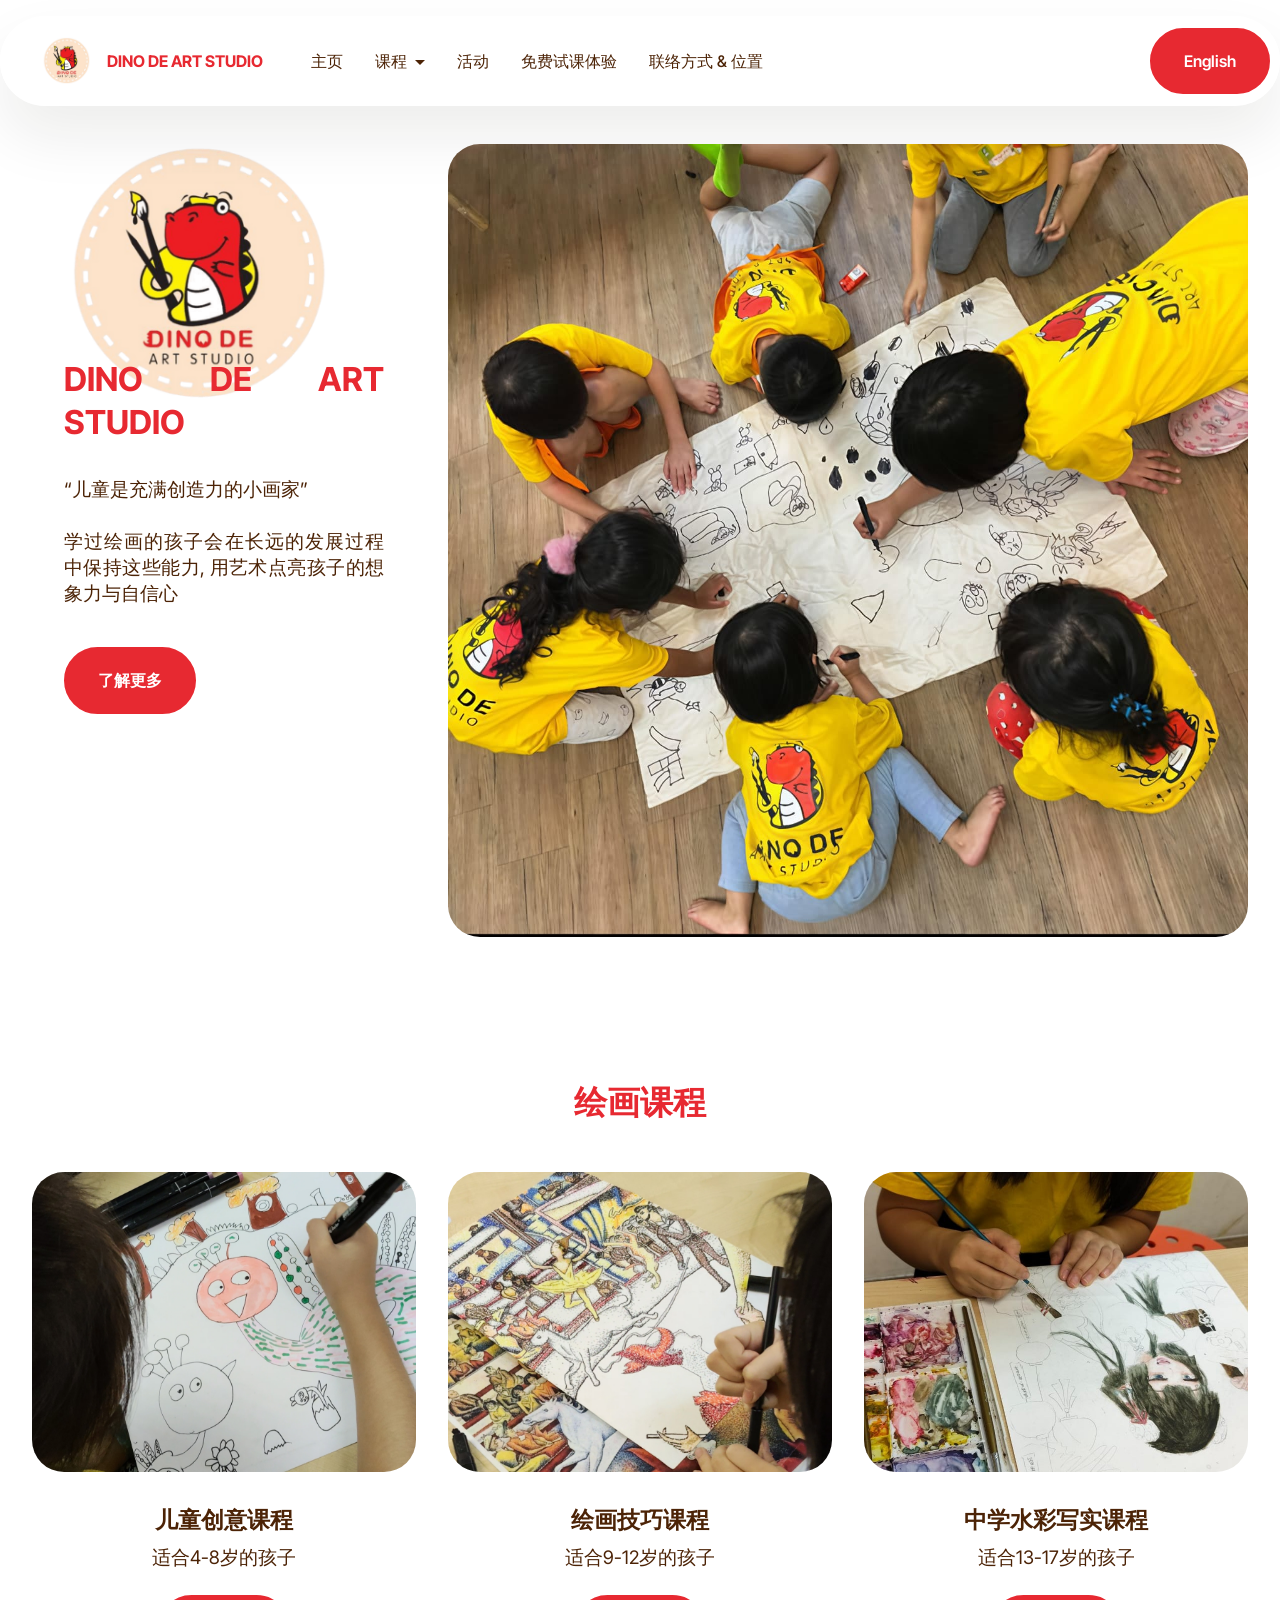
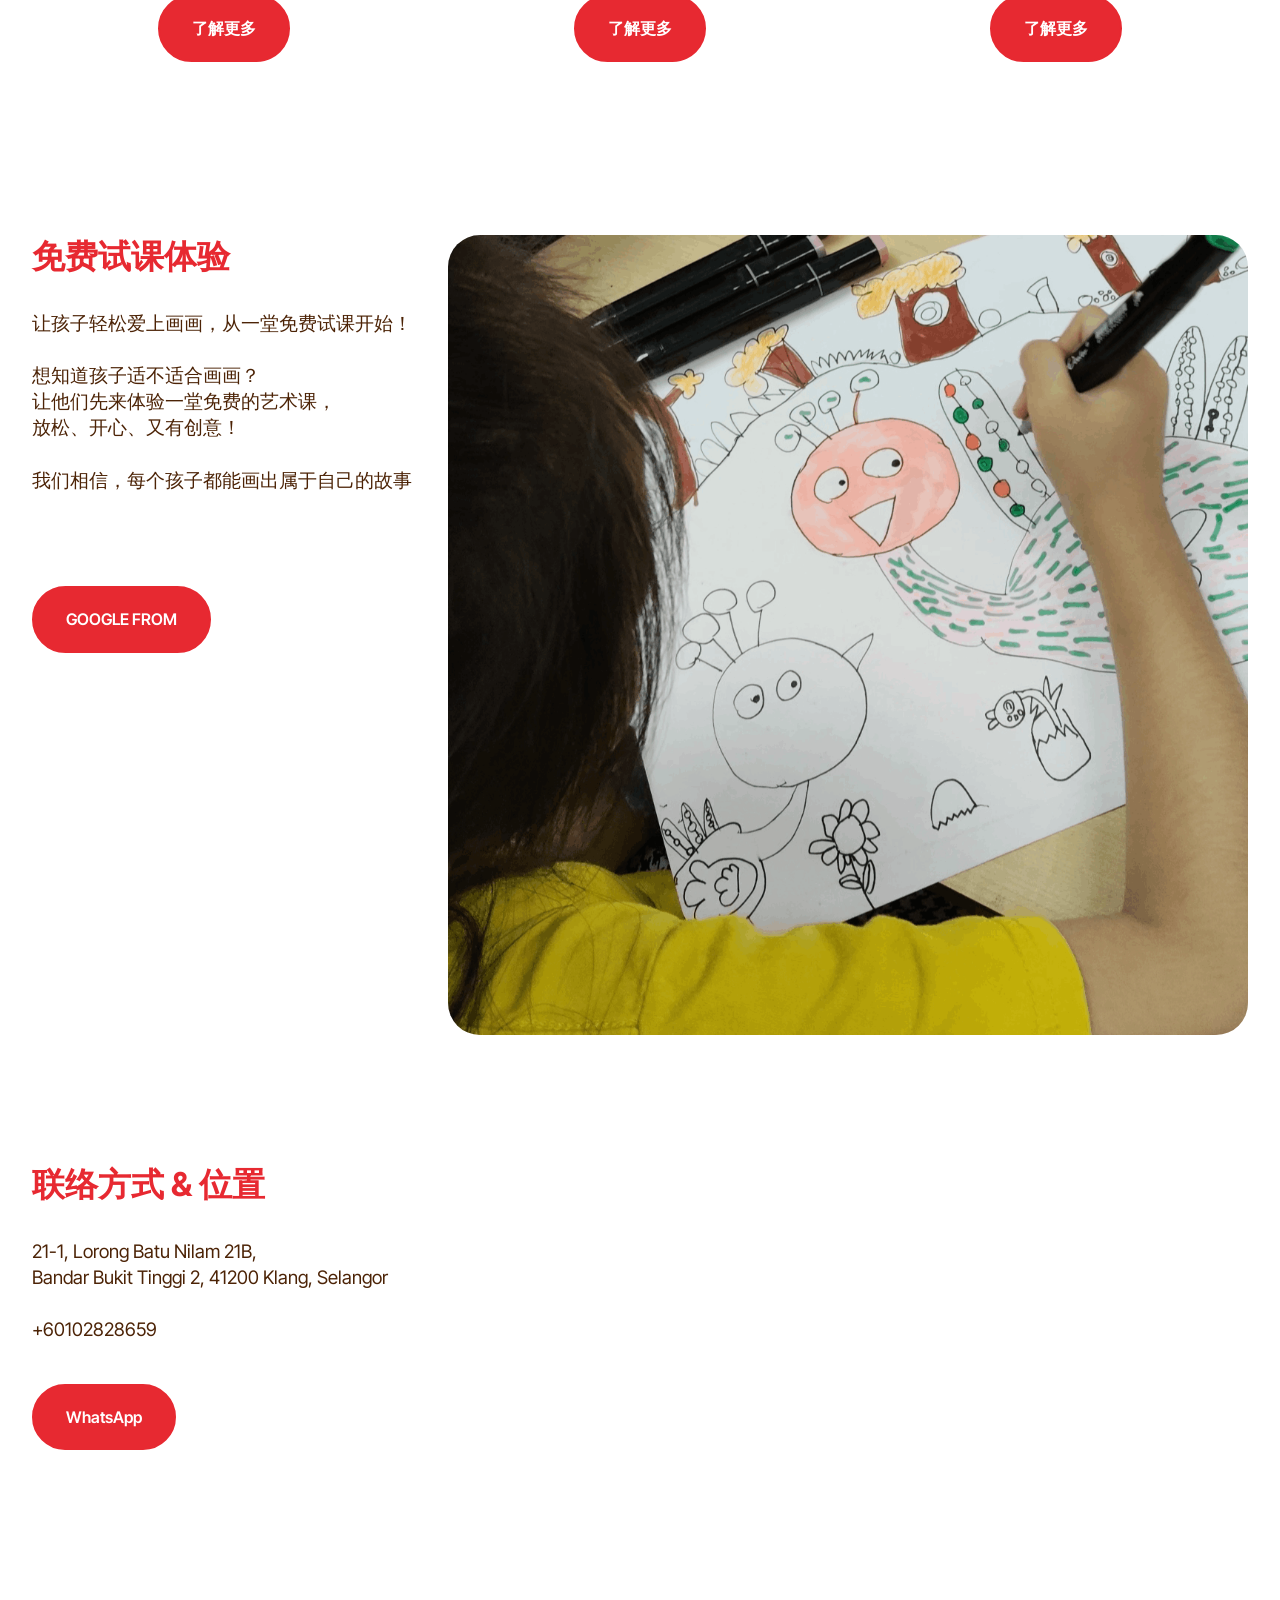
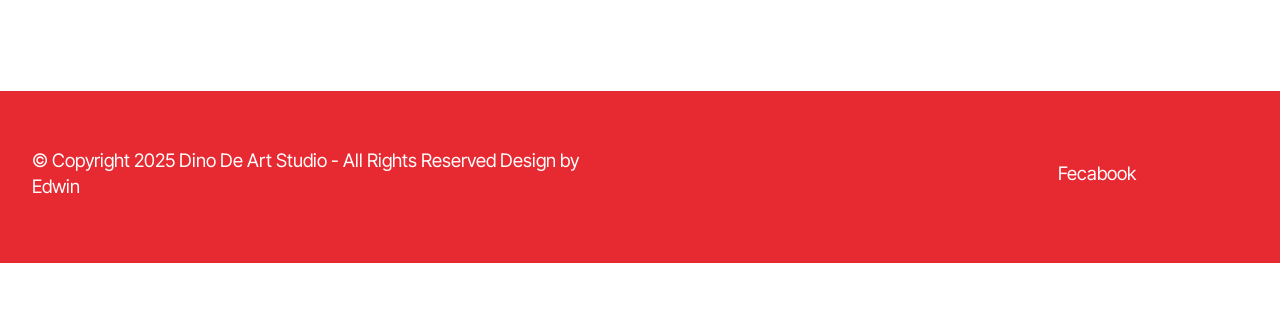
<file: index.html>
<!DOCTYPE html>
<html  >
<head>
  <!-- Site made with Mobirise Website Builder v6.1.4, https://mobirise.com -->
  <meta charset="UTF-8">
  <meta http-equiv="X-UA-Compatible" content="IE=edge">
  <meta name="generator" content="Mobirise v6.1.4, mobirise.com">
  <meta name="viewport" content="width=device-width, initial-scale=1, minimum-scale=1">
  <link rel="shortcut icon" href="assets/images/dino-website-2.png" type="image/x-icon">
  <meta name="description" content="">
  
  
  <title>Home</title>
  <link rel="stylesheet" href="assets/web/assets/mobirise-icons2/mobirise2.css">
  <link rel="stylesheet" href="assets/bootstrap/css/bootstrap.min.css">
  <link rel="stylesheet" href="assets/animatecss/animate.css">
  <link rel="stylesheet" href="assets/dropdown/css/style.css">
  <link rel="stylesheet" href="assets/theme/css/style.css">
  <link rel="preload" href="https://fonts.googleapis.com/css?family=Inter+Tight:100,200,300,400,500,600,700,800,900,100i,200i,300i,400i,500i,600i,700i,800i,900i&display=swap" as="style" onload="this.onload=null;this.rel='stylesheet'">
  <noscript><link rel="stylesheet" href="https://fonts.googleapis.com/css?family=Inter+Tight:100,200,300,400,500,600,700,800,900,100i,200i,300i,400i,500i,600i,700i,800i,900i&display=swap"></noscript>
  <link rel="preload" as="style" href="assets/mobirise/css/mbr-additional.css?v=a8ScRx"><link rel="stylesheet" href="assets/mobirise/css/mbr-additional.css?v=a8ScRx" type="text/css">

  
  
  
</head>
<body>
  
  <section data-bs-version="5.1" class="menu menu1 cid-uYOA0XHMTv" once="menu" id="menu01-8">
	

	<nav class="navbar navbar-dropdown navbar-fixed-top navbar-expand-lg">
		<div class="container">
			<div class="navbar-brand">
				<span class="navbar-logo">
					<a href="https://mobiri.se">
						<img src="assets/images/dino-website-2.png" alt="Mobirise Website Builder" style="height: 3rem;">
					</a>
				</span>
				<span class="navbar-caption-wrap"><a class="navbar-caption text-primary display-4">DINO DE ART STUDIO</a></span>
			</div>
			<button class="navbar-toggler" type="button" data-toggle="collapse" data-bs-toggle="collapse" data-target="#navbarSupportedContent" data-bs-target="#navbarSupportedContent" aria-controls="navbarNavAltMarkup" aria-expanded="false" aria-label="Toggle navigation">
				<div class="hamburger">
					<span></span>
					<span></span>
					<span></span>
					<span></span>
				</div>
			</button>
			<div class="collapse navbar-collapse" id="navbarSupportedContent">
				<ul class="navbar-nav nav-dropdown" data-app-modern-menu="true"><li class="nav-item">
						<a class="nav-link link text-warning display-4" href="index.html#header01-1l" aria-expanded="false">主页</a>
					</li><li class="nav-item dropdown"><a class="nav-link link text-warning dropdown-toggle display-4" href="index.html#features04-1" data-toggle="dropdown-submenu" data-bs-toggle="dropdown" data-bs-auto-close="outside" aria-expanded="false">课程</a><div class="dropdown-menu" aria-labelledby="dropdown-554"><a class="text-warning dropdown-item text-primary display-4" href="page2.html#image08-1p">儿童创意课程</a><a class="text-warning dropdown-item text-primary display-4" href="page3.html#image08-2u">绘画技巧课程</a><a class="text-warning dropdown-item text-primary display-4" href="page4.html#image08-2v">中学水彩写实课程</a><a class="text-warning dropdown-item text-primary display-4" href="page5.html#gallery05-2y">学生作品</a><a class="text-warning dropdown-item text-primary display-4" href="page6.html#gallery05-34">手工作品</a><a class="text-warning dropdown-item text-primary display-4" href="page7.html#gallery01-3g">美术比赛奖状</a></div></li>
					<li class="nav-item"><a class="nav-link link text-warning display-4" href="page8.html#gallery05-3v">活动</a></li><li class="nav-item"><a class="nav-link link text-warning display-4" href="index.html#image08-3z">免费试课体验 </a></li><li class="nav-item"><a class="nav-link link text-warning display-4" href="index.html#contacts03-40">联络方式 &amp; 位置 </a></li></ul>
				
				<div class="navbar-buttons mbr-section-btn"><a class="btn btn-primary display-4" href="https://edwin0119.github.io/dinodeartstudio-eng/">English</a></div>
			</div>
		</div>
	</nav>
</section>

<section data-bs-version="5.1" class="header1 cid-uYZFBn4HAW" id="header01-1l">
	

	
	

	<div class="container-fluid">
		<div class="row justify-content-center">
			<div class="col-12 col-md-12 col-lg-8 image-wrapper">
				<img class="w-100" src="assets/images/whatsapp20image202025-10-0820at209.07.4120am-1280x1269.jpg" alt="Mobirise Website Builder">
			</div>
			<div class="col-12 col-lg col-md-12">
				<div class="text-wrapper align-left">
					<h1 class="mbr-section-title mbr-fonts-style mb-4 display-2"><strong>DINO DE ART STUDIO</strong></h1>
					<p class="mbr-text mbr-fonts-style mb-4 display-7">“儿童是充满创造力的小画家”<br><br>学过绘画的孩子会在长远的发展过程中保持这些能力, 用艺术点亮孩子的想象力与自信心
					</p>
					<div class="mbr-section-btn mt-3"><a class="btn btn-danger display-4" href="page9.html#header18-43">了解更多</a></div>
				</div>
			</div>
		</div>
	</div>
</section>

<section data-bs-version="5.1" class="features4 start cid-uYOmtw1vBq" id="features04-1">
	
	
	<div class="container">
		<div class="row justify-content-center">
			<div class="col-12 content-head">
				<div class="mbr-section-head mb-5">
					<h4 class="mbr-section-title mbr-fonts-style align-center mb-0 display-2">
						<strong>绘画课程</strong></h4>
					
					
				</div>
			</div>
		</div>
		<div class="row">
			<div class="item features-image col-12 col-md-6 col-lg-4">
				<div class="item-wrapper">
					<div class="item-img">
						<img src="assets/images/3.png" alt="Mobirise Website Builder">
					</div>
					<div class="item-content">
						<h5 class="item-title mbr-fonts-style display-5"><strong>儿童创意课程</strong></h5>
						<p class="mbr-text mbr-fonts-style display-7">适合4-8岁的孩子</p>
						<div class="mbr-section-btn item-footer"><a href="page2.html#image08-1p" class="btn item-btn btn-primary display-4">了解更多</a></div>
					</div>

				</div>
			</div>
			<div class="item features-image col-12 col-md-6 col-lg-4">
				<div class="item-wrapper">
					<div class="item-img">
						<img src="assets/images/2-2.png" alt="Mobirise Website Builder">
					</div>
					<div class="item-content">
						<h5 class="item-title mbr-fonts-style display-5"><strong>绘画技巧课程</strong></h5>
						<p class="mbr-text mbr-fonts-style display-7">
							适合9-12岁的孩子
						</p>
						<div class="mbr-section-btn item-footer"><a href="page3.html#image08-2u" class="btn item-btn btn-primary display-4">了解更多</a></div>
					</div>
				</div>
			</div>
			<div class="item features-image col-12 col-md-6 col-lg-4">
				<div class="item-wrapper">
					<div class="item-img">
						<img src="assets/images/whatsapp-image-2025-09-27-at-9.34.09-pm-2.jpeg" alt="Mobirise Website Builder">
					</div>
					<div class="item-content">
						<h5 class="item-title mbr-fonts-style display-5"><strong>中学水彩写实课程</strong></h5>
						<p class="mbr-text mbr-fonts-style display-7">
							适合13-17岁的孩子<br>
						</p>
						<div class="mbr-section-btn item-footer"><a href="page4.html#image08-2v" class="btn item-btn btn-primary display-4">了解更多</a></div>
					</div>
				</div>
			</div>
		</div>
	</div>
</section>

<section data-bs-version="5.1" class="image08 cid-uZ05VjMdli" id="image08-3z">
  
  
  
  <div class="container">
    <div class="row justify-content-center">
      <div class="col-lg-4">
        <div class="col-12 col-md-12">
          <h5 class="mbr-section-title mbr-fonts-style mt-0 mb-4 display-2"><strong>免费试课体验&nbsp;</strong></h5>
          <h6 class="mbr-section-subtitle mbr-fonts-style mt-0 mb-4 display-7"><div>让孩子轻松爱上画画，从一堂免费试课开始！</div><div><br></div><div>想知道孩子适不适合画画？</div><div>让他们先来体验一堂免费的艺术课，</div><div>放松、开心、又有创意！</div><div><br></div><div>我们相信，每个孩子都能画出属于自己的故事</div><br><div><br></div></h6>
          <div class="mbr-section-btn item-footer mt-3 main-button"><a href="https://docs.google.com/forms/d/e/1FAIpQLSeyQTq0wR5UtoJE4gRpO1a2Nyu0g5D3O7tfU-8xVu0GIcBkRQ/viewform?usp=header" class="btn item-btn btn-primary display-4">GOOGLE FROM</a></div>
        </div>
      </div>
      <div class="col-lg-8 side-features">
        <div class="image-wrapper mb-4">
          <img class="w-100" src="assets/images/3-1080x1080.png" alt="Mobirise Website Builder">
        </div>
      </div>
    </div>
  </div>
</section>

<section data-bs-version="5.1" class="contacts03 cid-uZ07FuMit1" id="contacts03-40">
  

  
  <div class="container">
    <div class="row justify-content-center">
      <div class="col-lg-4">
        <div class="col-12 col-md-12">
          <h5 class="mbr-section-title mbr-fonts-style mt-0 mb-4 display-2">
            <strong>联络方式 &amp; 位置</strong></h5>
          <h6 class="mbr-section-subtitle mbr-fonts-style mt-0 mb-4 display-7">21-1, Lorong Batu Nilam 21B,<br>Bandar Bukit Tinggi 2, 41200 Klang, Selangor<br><br>+60102828659</h6>
          <div class="mbr-section-btn item-footer mt-3 main-button"><a href="https://wa.me/60102828659" class="btn item-btn btn-primary display-4">WhatsApp</a></div>
        </div>
      </div>
      <div class="col-lg-8 side-features">
        <div class="google-map"><iframe frameborder="0" style="border:0" src="https://www.google.com/maps/embed?pb=!1m14!1m8!1m3!1d15937.432982950473!2d101.442336!3d2.9978500000000006!3m2!1i1024!2i768!4f13.1!3m3!1m2!1s0x31cdad41bc9d4853%3A0x2d08cb298f73a719!2sDino%20De%20Art%20Studio!5e0!3m2!1sen!2smy!4v1759893269722!5m2!1sen!2smy" allowfullscreen=""></iframe></div>
      </div>
    </div>
  </div>
</section>

<section data-bs-version="5.1" class="footer2 cid-uZ02fi4xNs" once="footers" id="footer02-3x">
    

    
    

    <div class="container">
        <div class="row">
            <div class="col-12 col-lg-6 center mt-2 mb-3">
                <p class="mbr-fonts-style copyright mb-0 display-7">
                    © Copyright 2025 Dino De Art Studio - All Rights Reserved&nbsp;Design by Edwin</p>
            </div>
            <div class="col-12 col-lg-6 center">
                <div class="row-links mt-2 mb-3">
                    <ul class="row-links-soc">
                        
                        
                        
                        
                    <li class="row-links-soc-item mbr-fonts-style display-7">&nbsp;&nbsp;<a href="https://www.facebook.com/share/1CKaKnSpMi/" class="text-success" target="_blank">Fecabook</a></li><li class="row-links-soc-item mbr-fonts-style display-7"></li><li class="row-links-soc-item mbr-fonts-style display-7"></li><li class="row-links-soc-item mbr-fonts-style display-7"></li></ul>
                </div>
            </div>
        </div>
    </div>
</section><section class="display-7" style="padding: 0;align-items: center;justify-content: center;flex-wrap: wrap;    align-content: center;display: flex;position: relative;height: 4rem;"><a href="https://mobiri.se/4250549" style="flex: 1 1;height: 4rem;position: absolute;width: 100%;z-index: 1;"><img alt="" style="height: 4rem;" src="[data-uri]"></a><p style="margin: 0;text-align: center;" class="display-7">&#8204;</p><a style="z-index:1" href="https://mobirise.com/builder/ai-website-builder.html">Free AI Website Builder</a></section><script src="assets/bootstrap/js/bootstrap.bundle.min.js"></script>  <script src="assets/smoothscroll/smooth-scroll.js"></script>  <script src="assets/ytplayer/index.js"></script>  <script src="assets/dropdown/js/navbar-dropdown.js"></script>  <script src="assets/theme/js/script.js"></script>  
  
  
 <div id="scrollToTop" class="scrollToTop mbr-arrow-up"><a style="text-align: center;"><i class="mbr-arrow-up-icon mbr-arrow-up-icon-cm cm-icon cm-icon-smallarrow-up"></i></a></div>
    <input name="animation" type="hidden">
  </body>
</html>
</file>
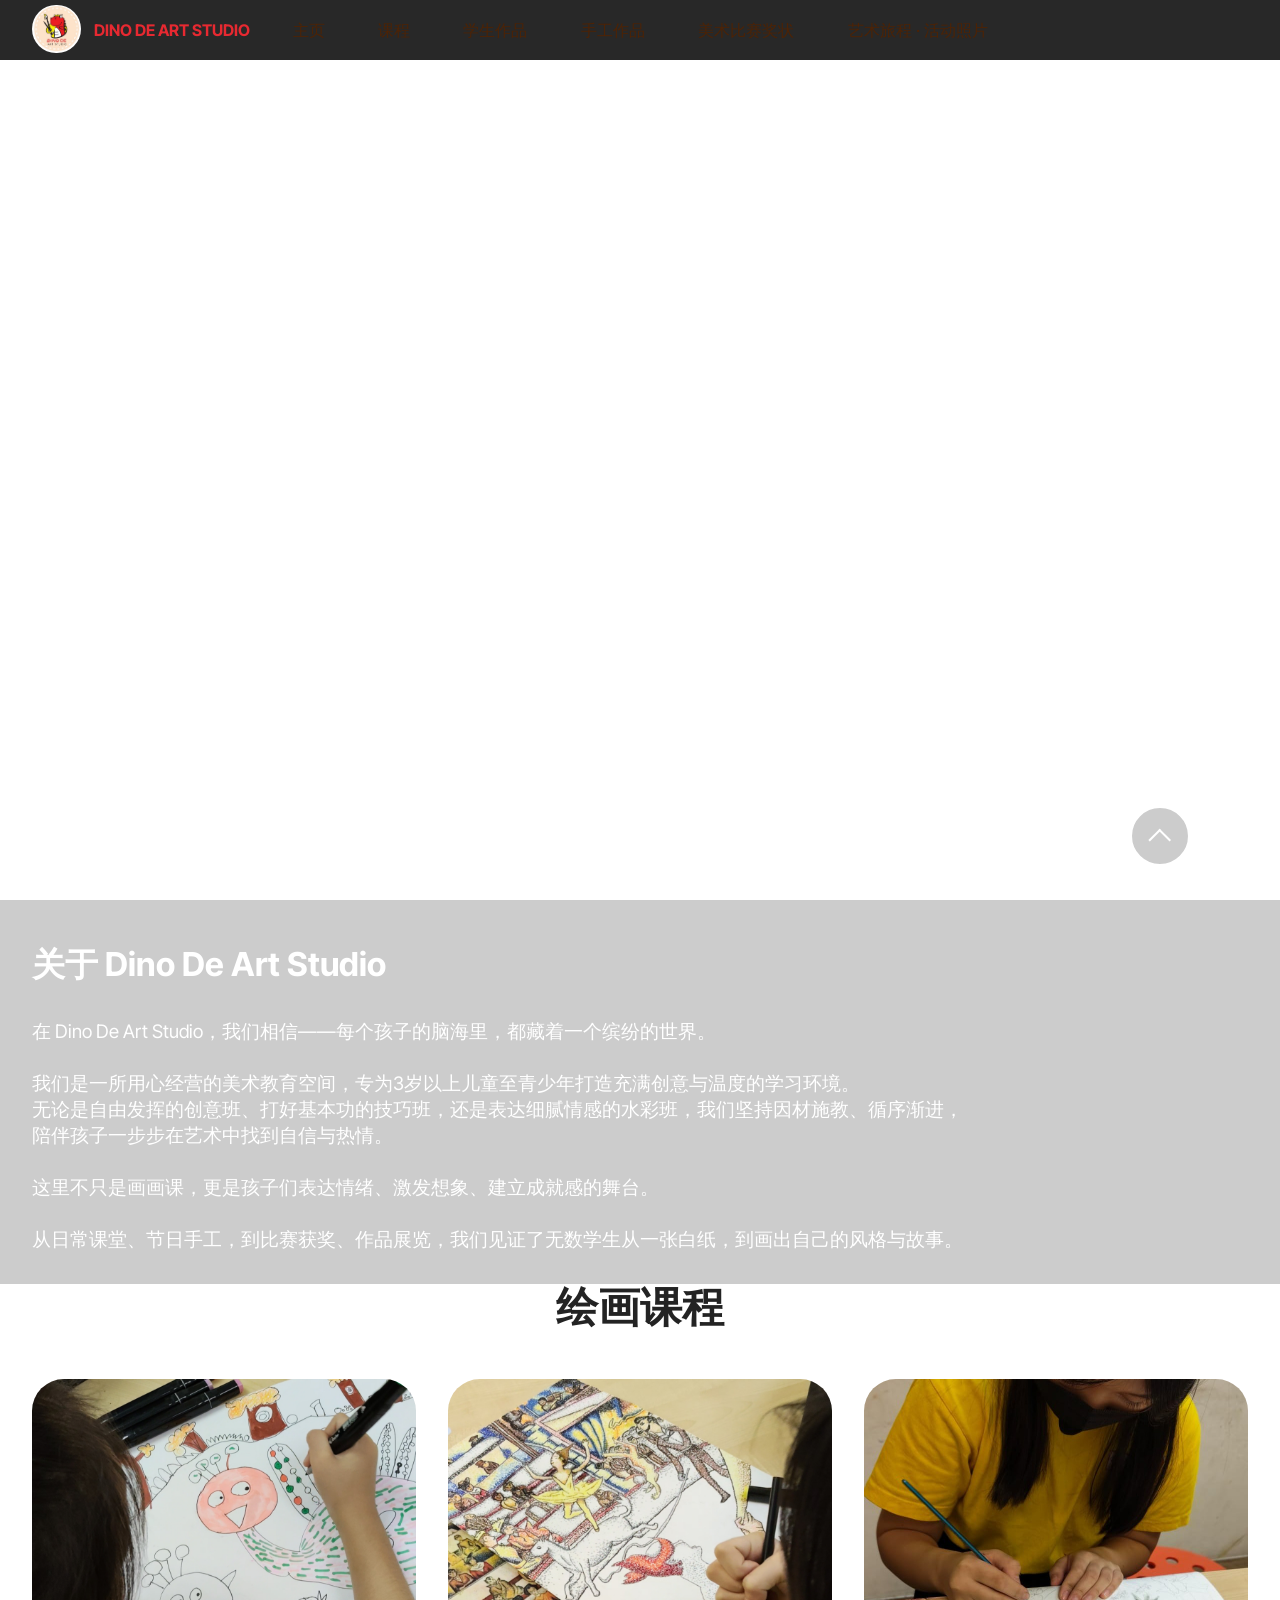
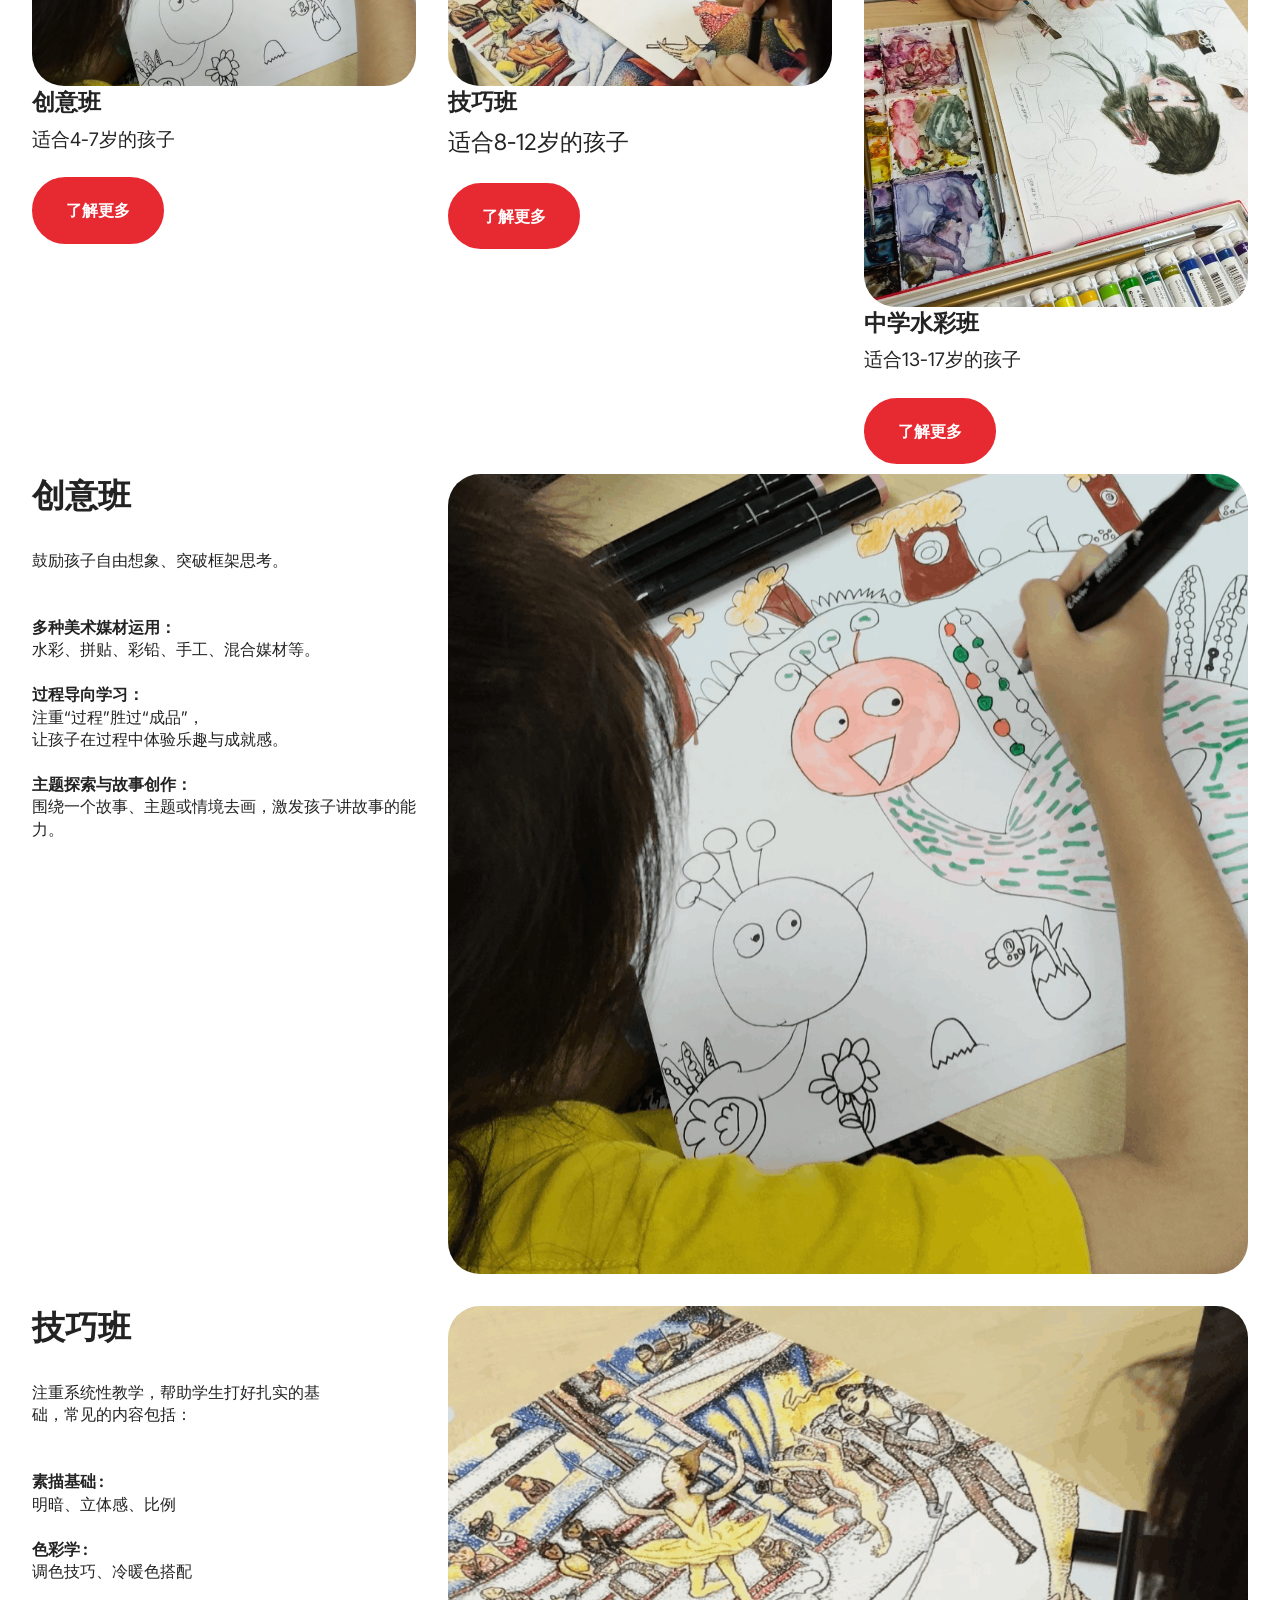
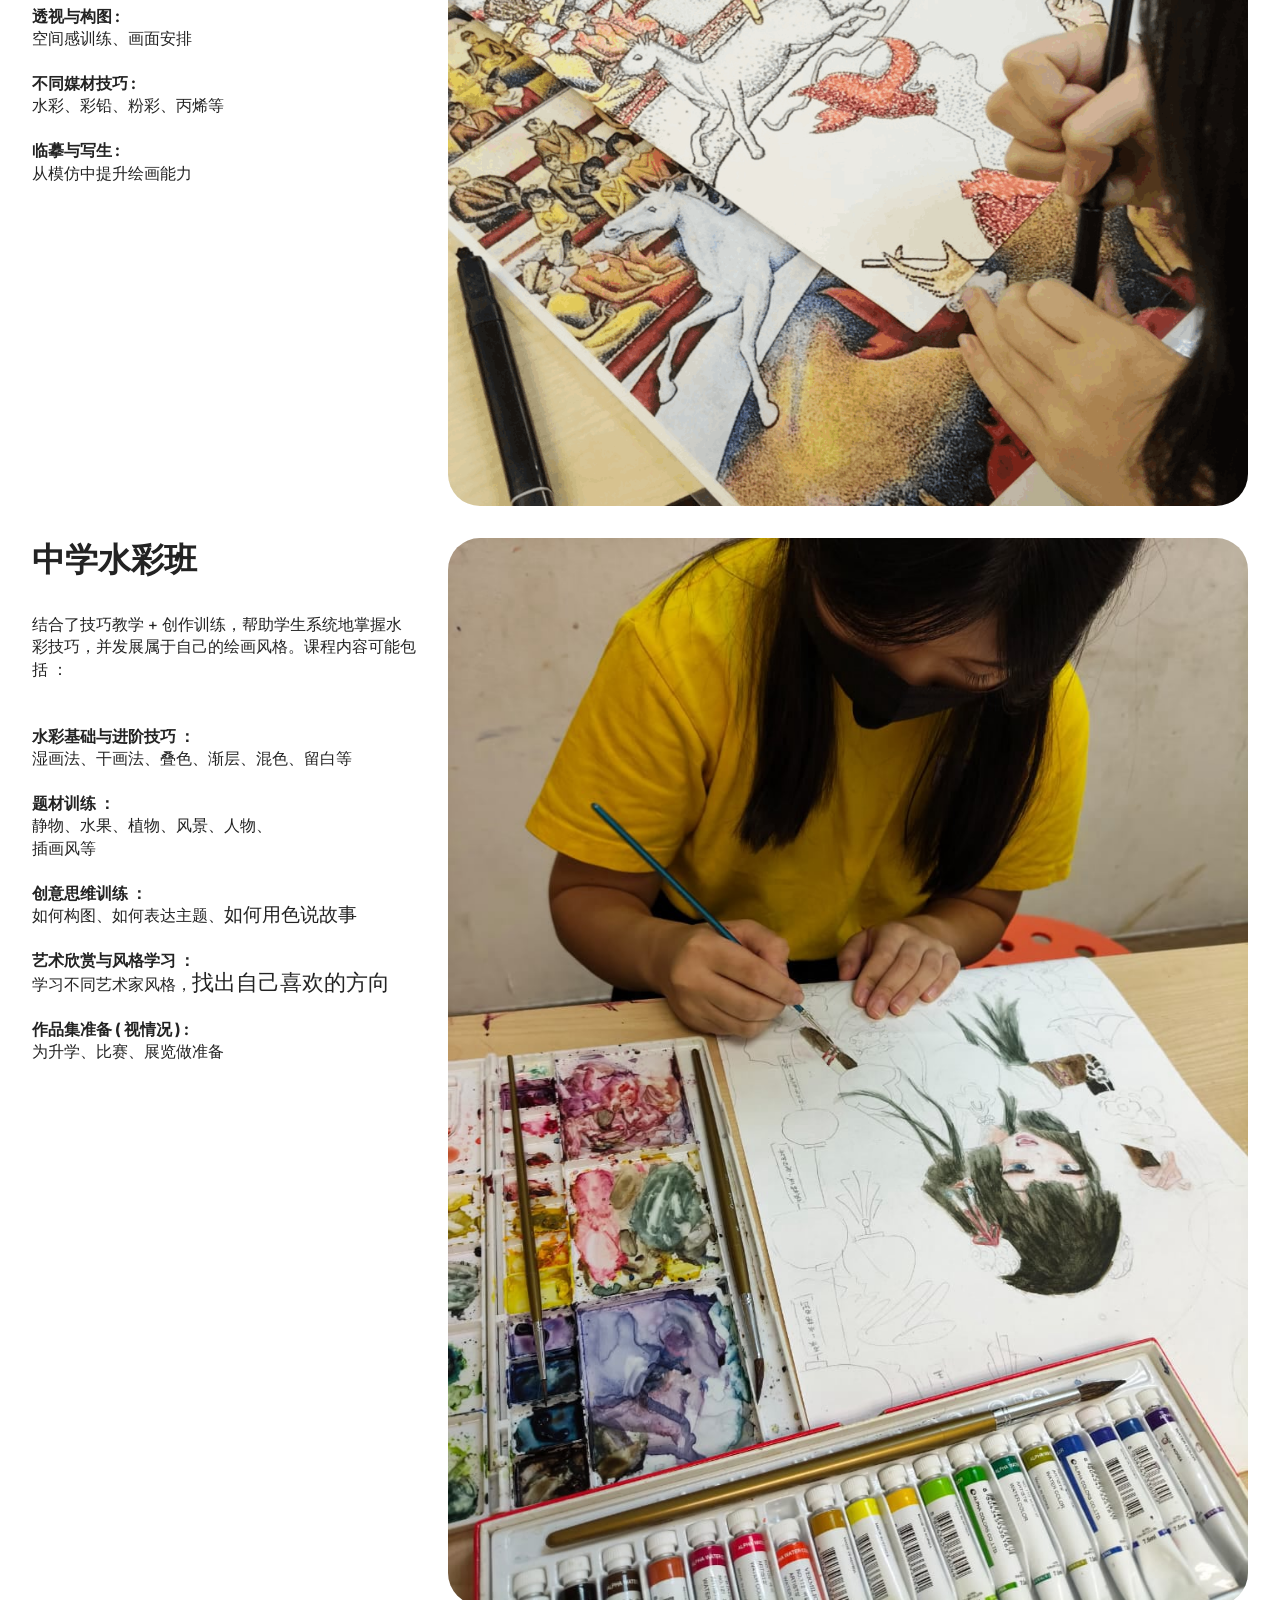
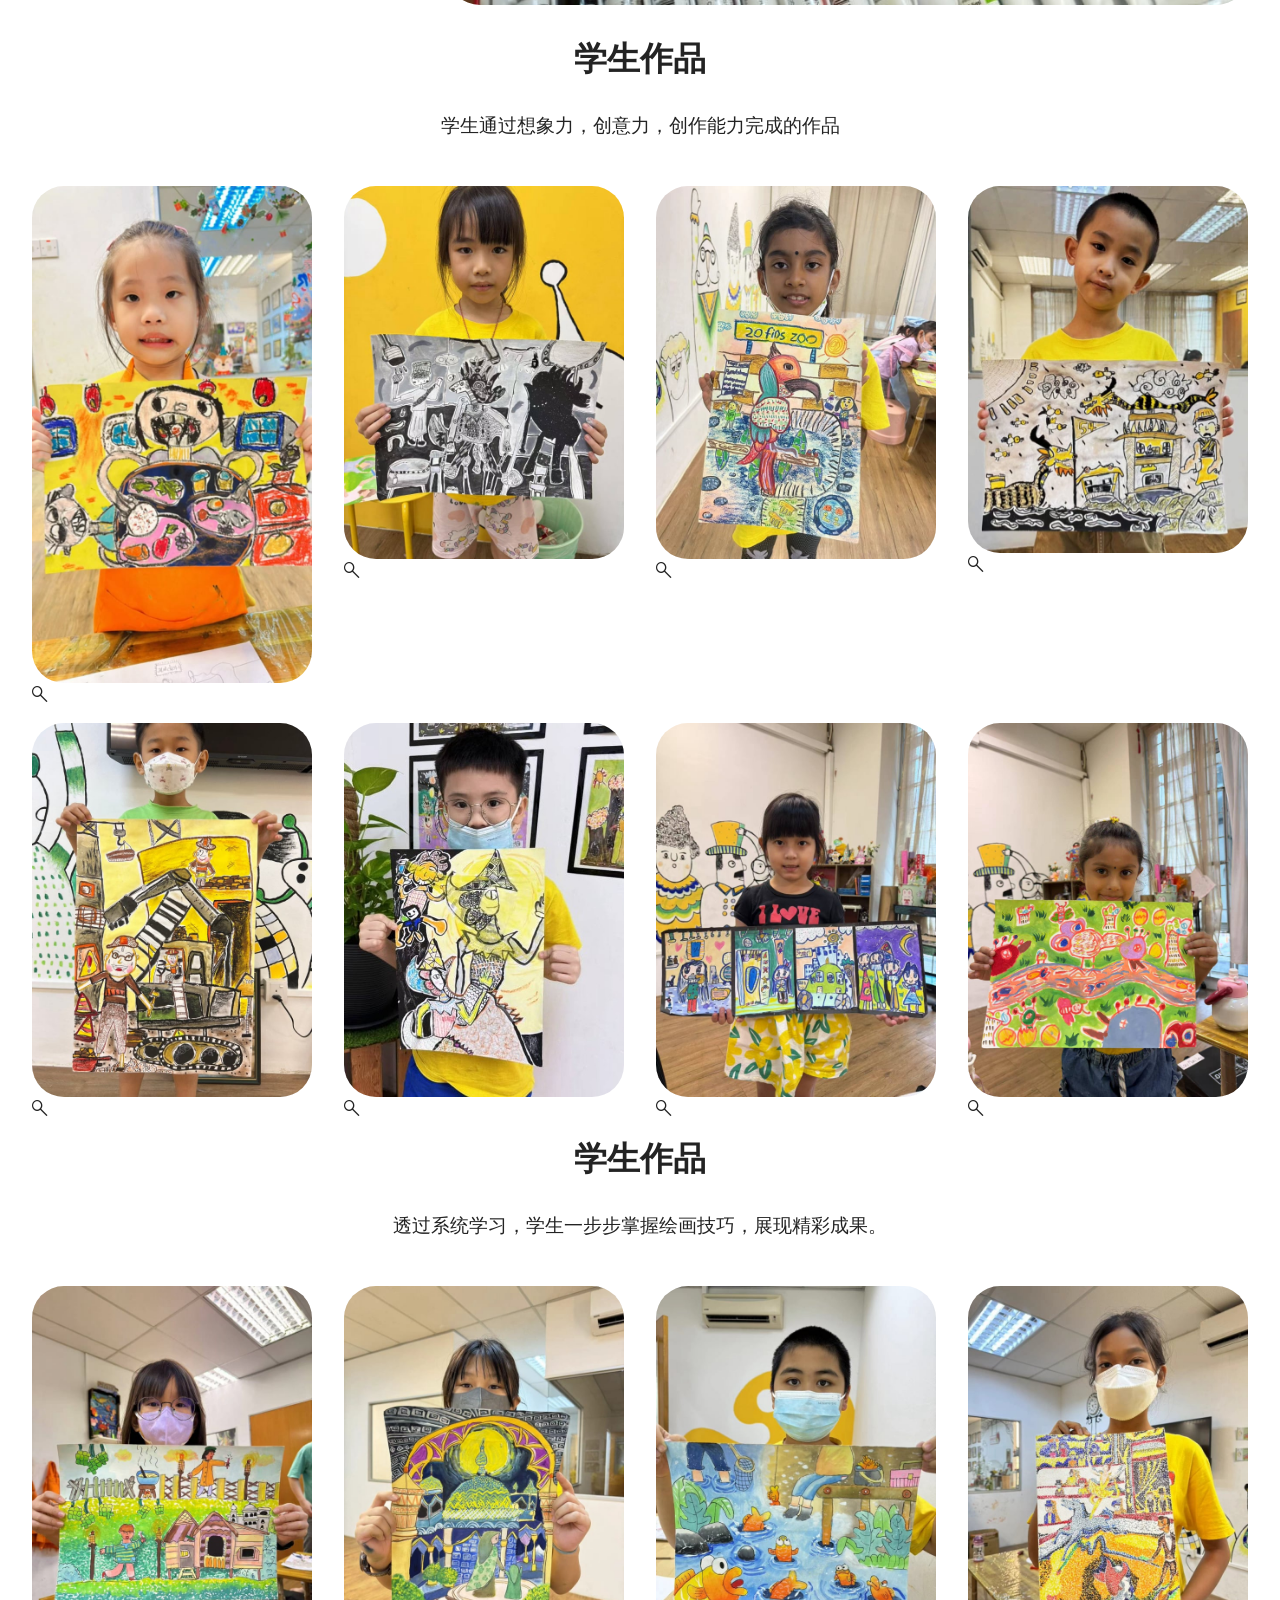
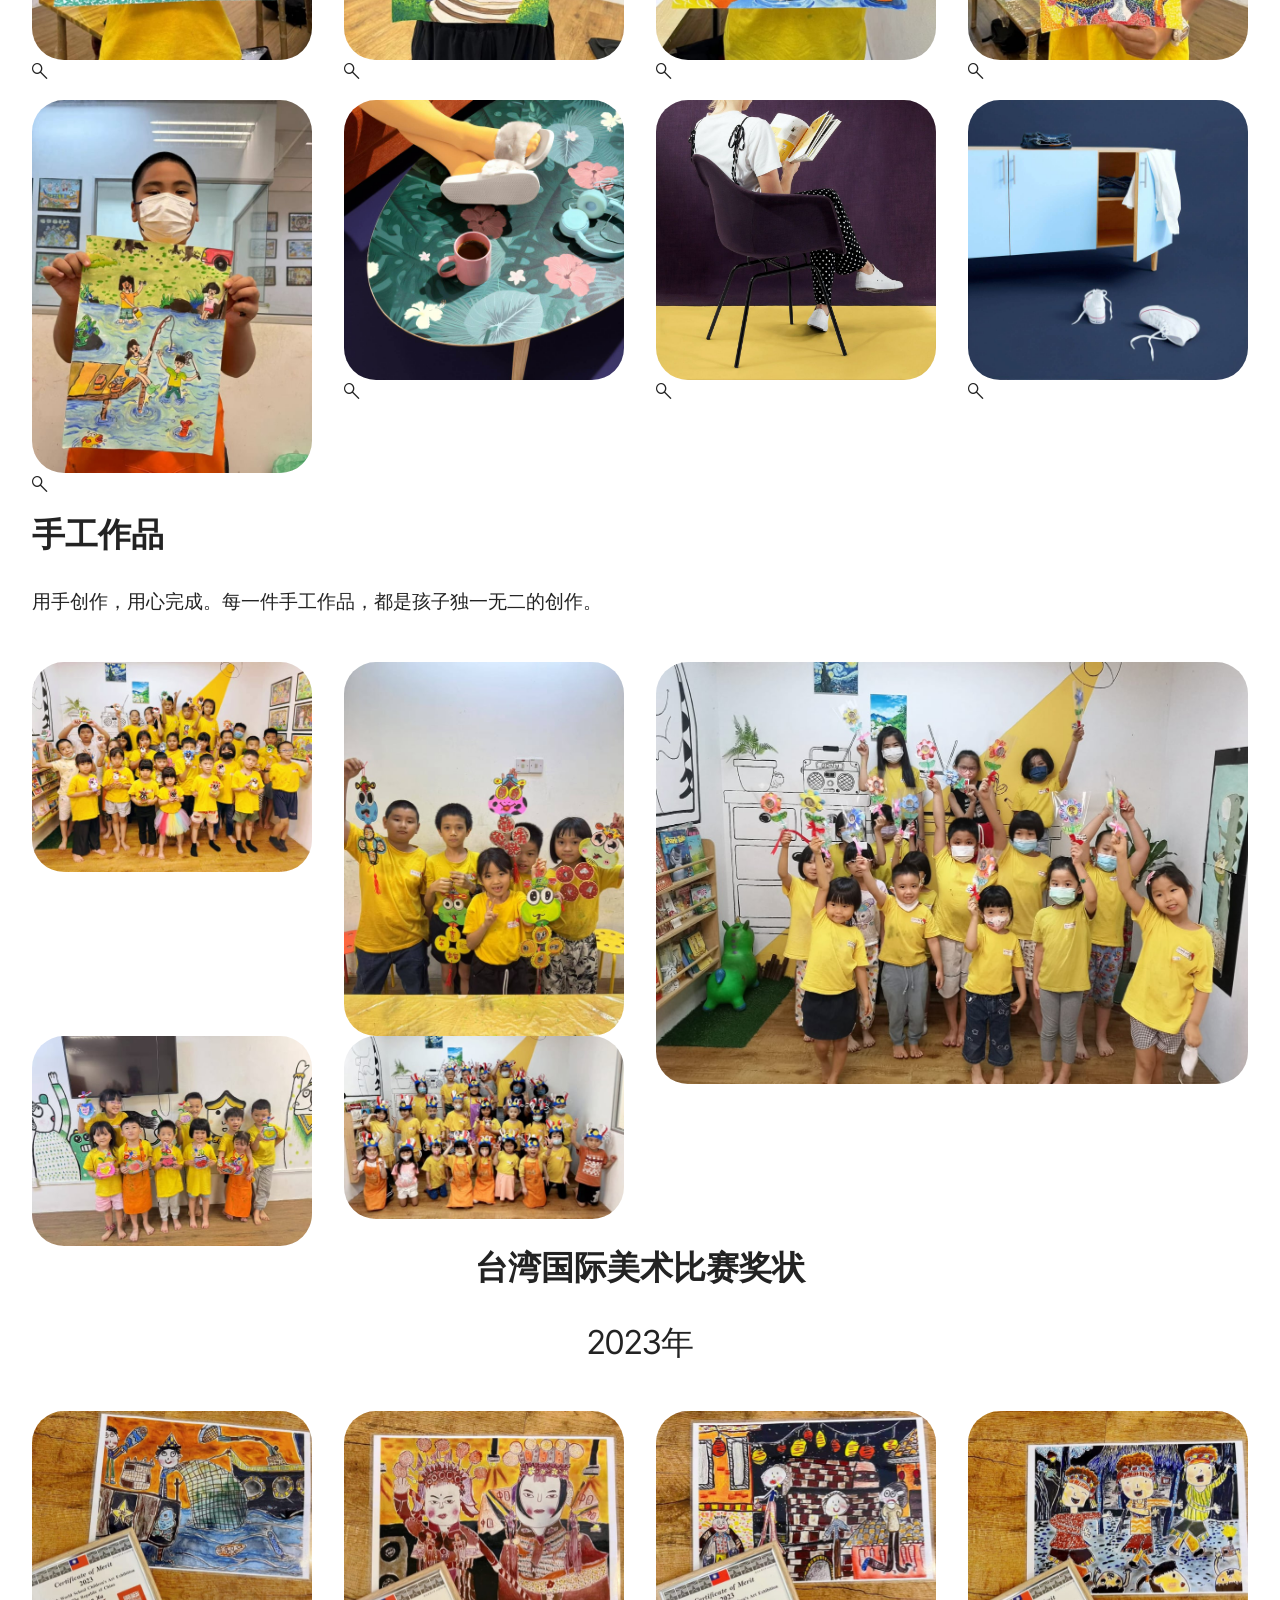
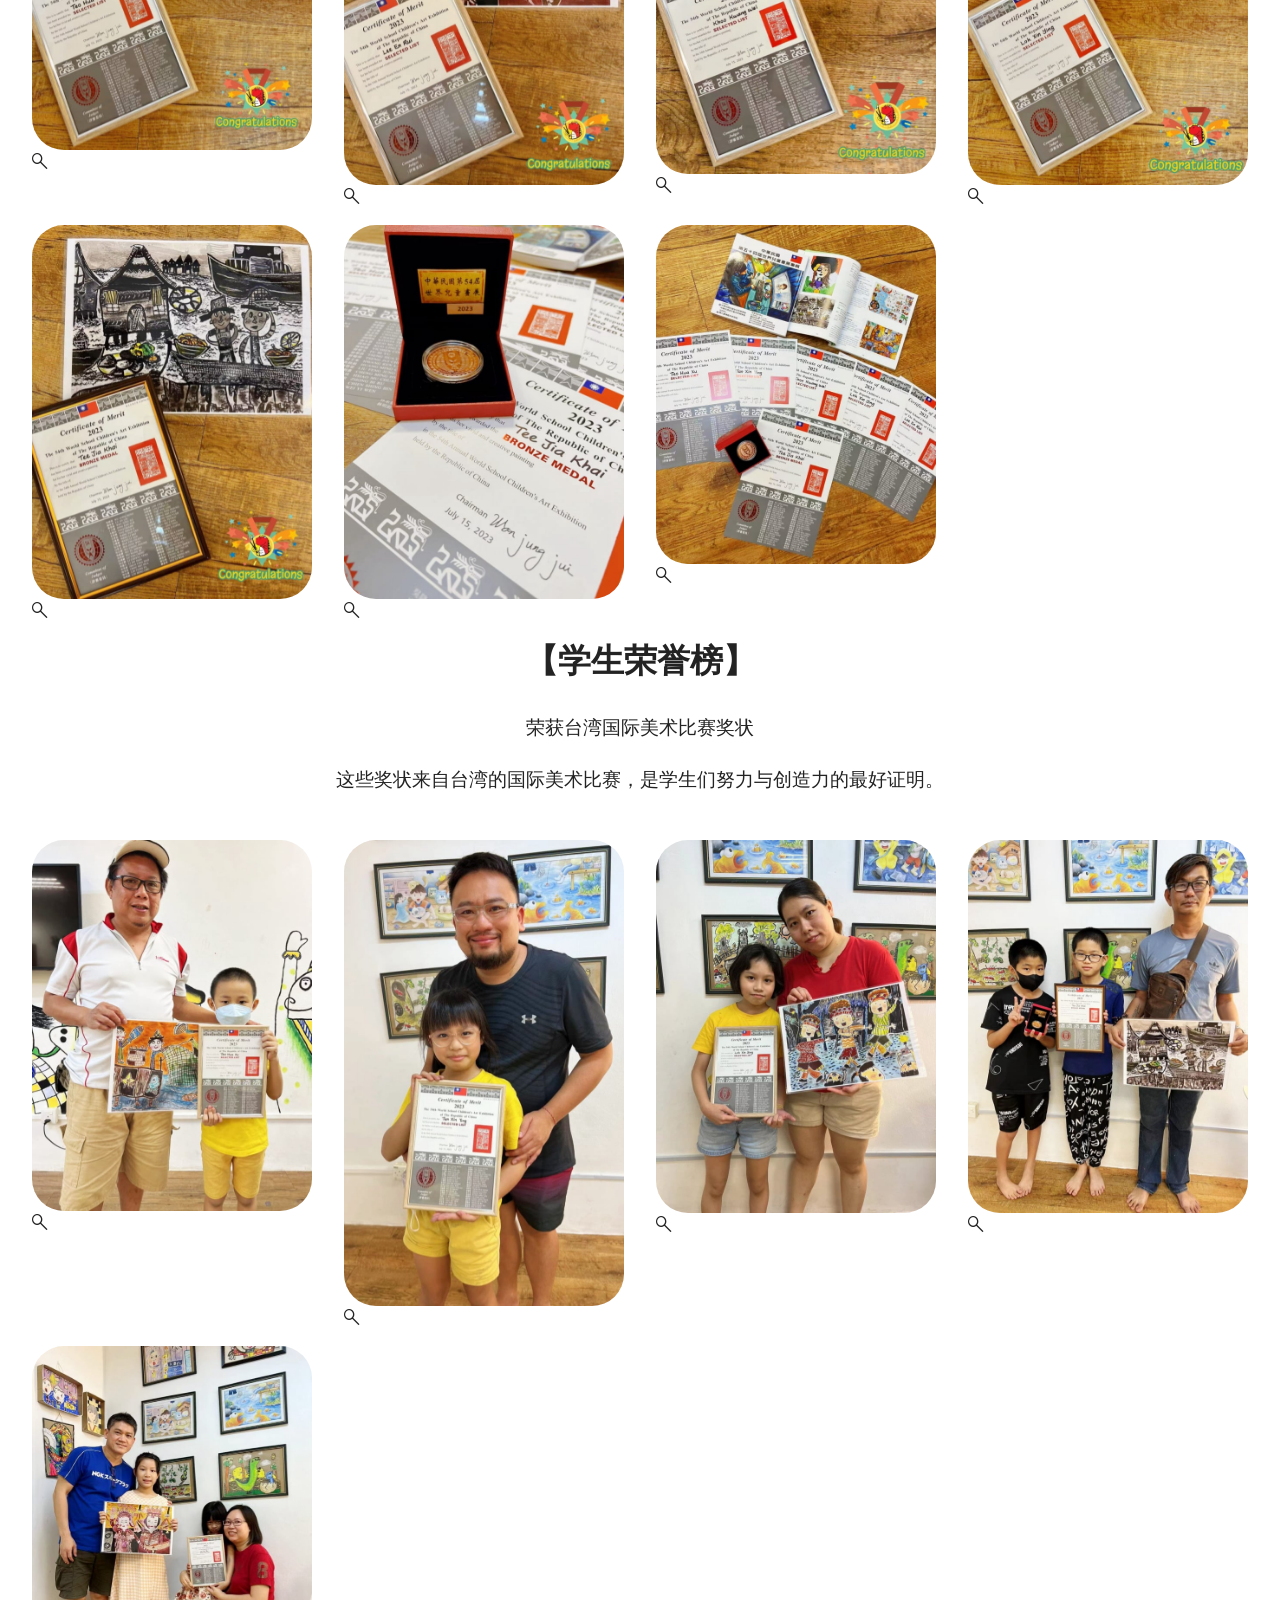
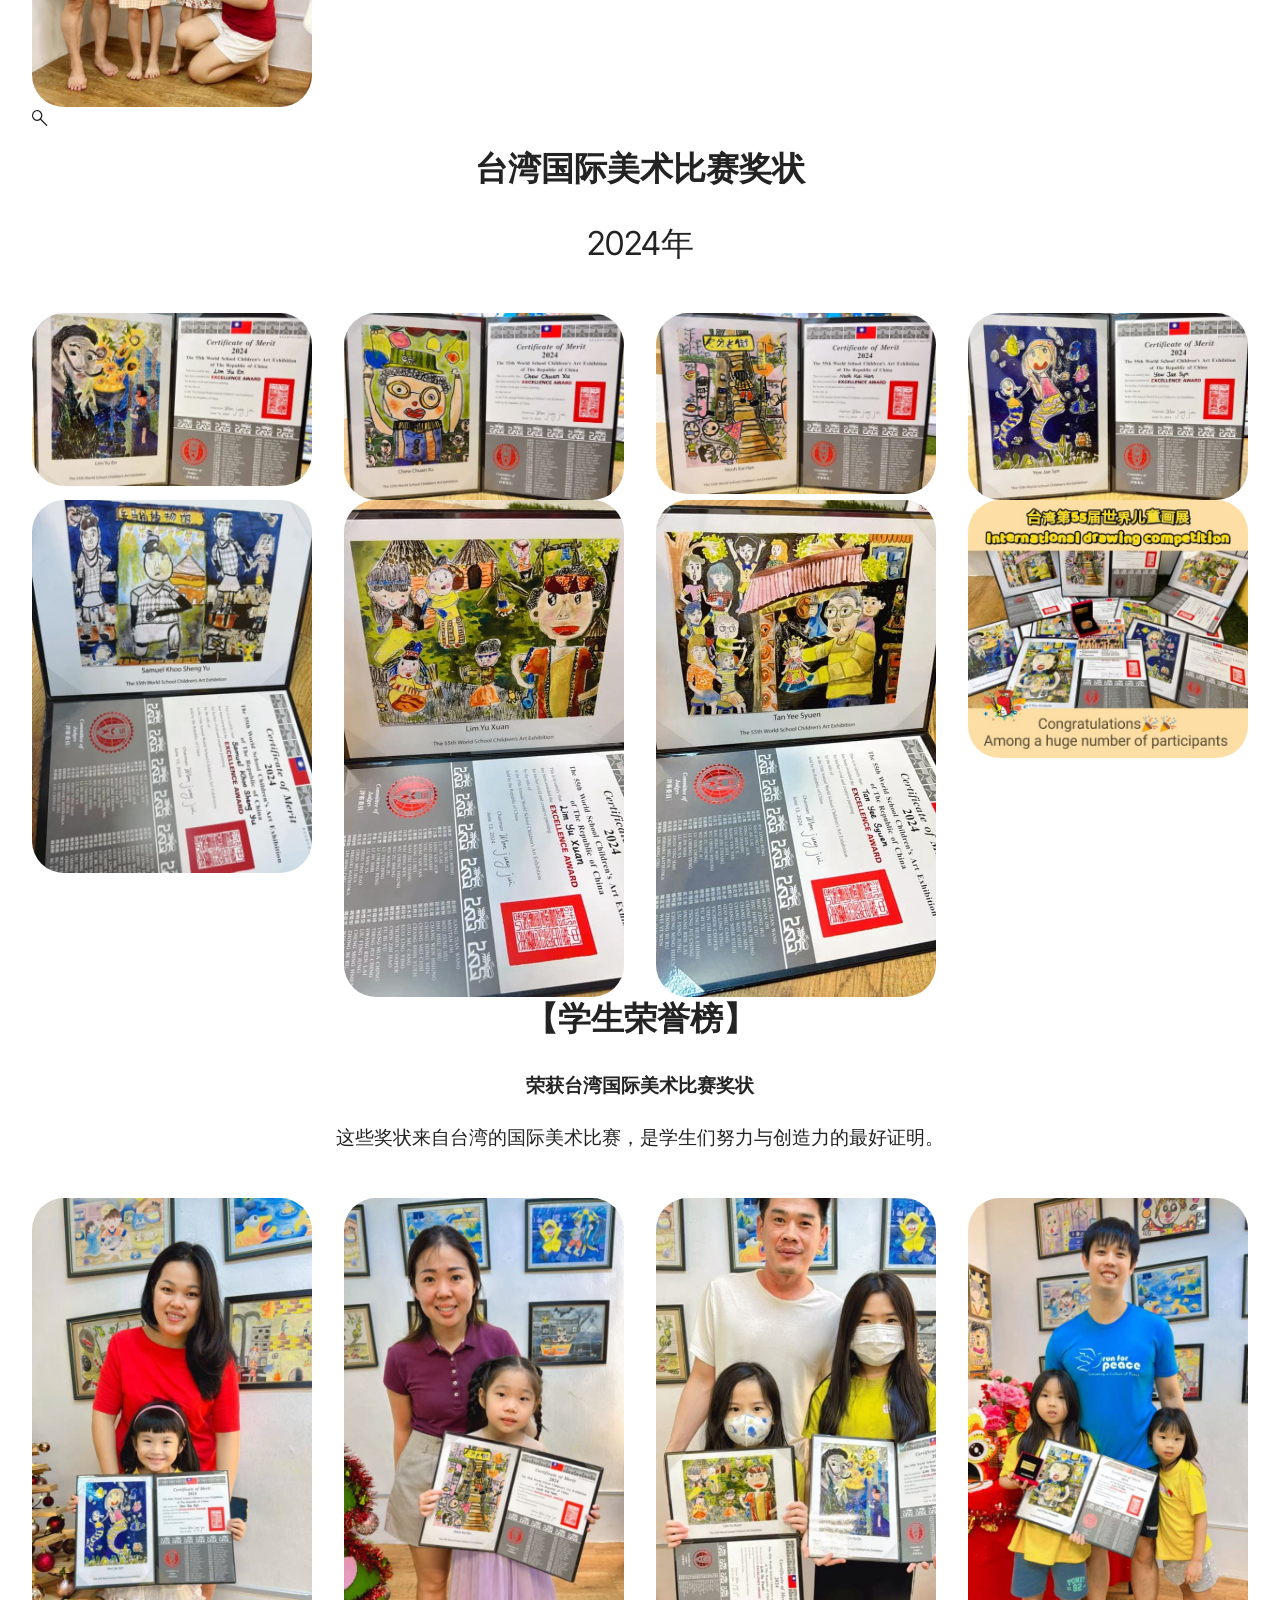
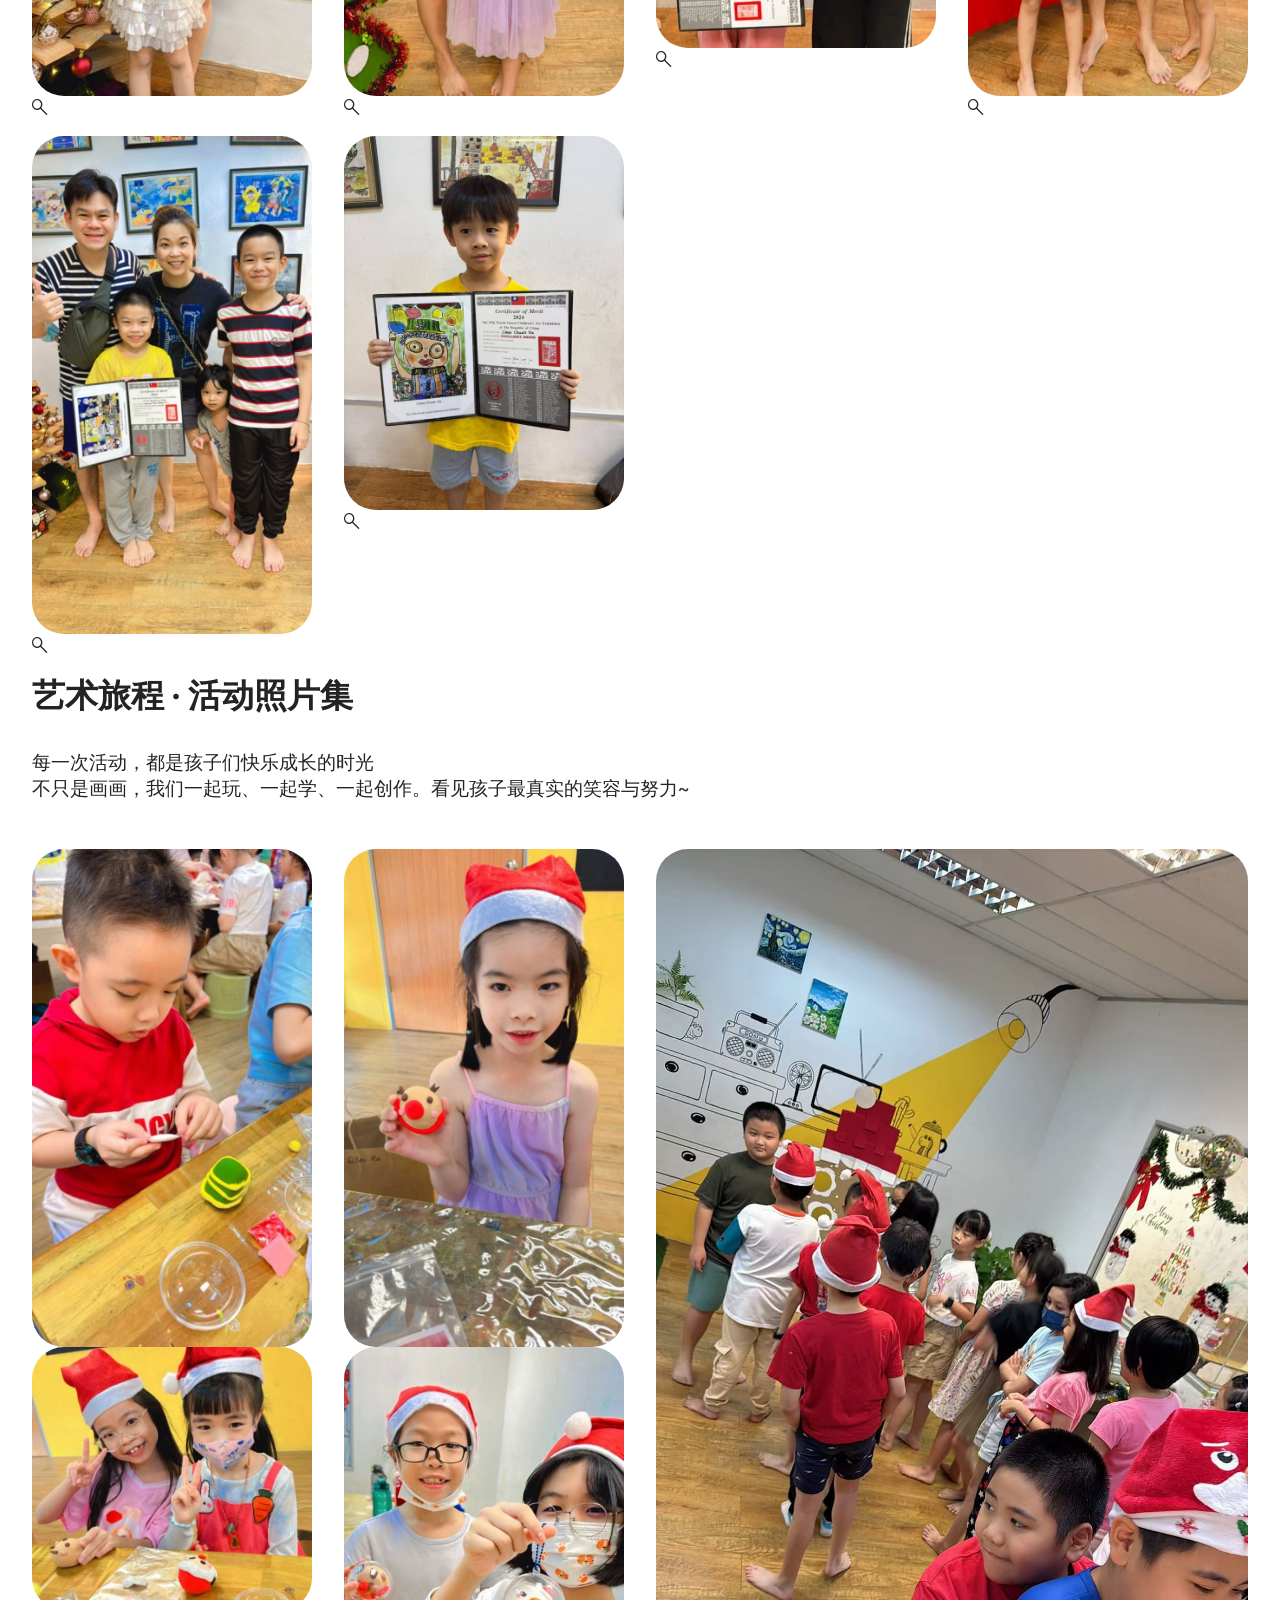
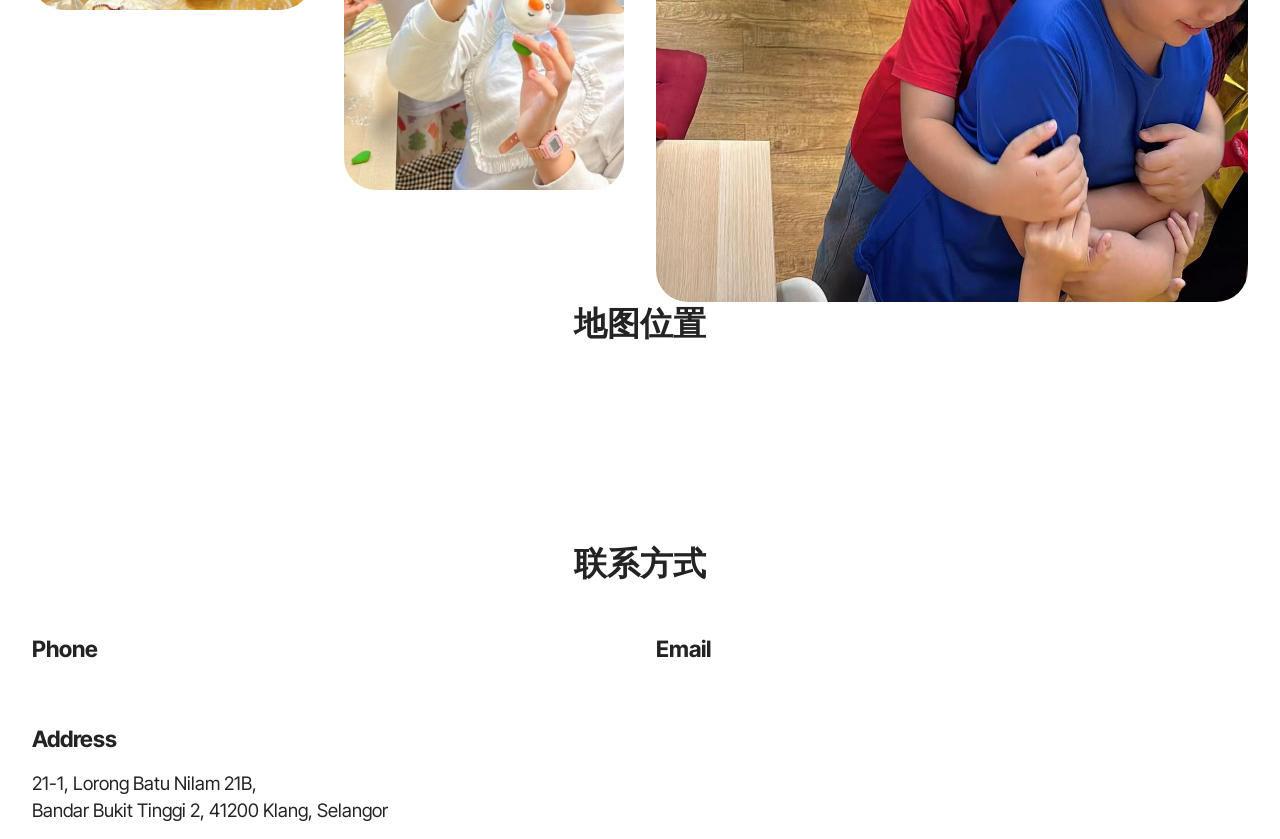
<file: dinodeart.html>
<!DOCTYPE html>
<html  >
<head>
  <!-- Site made with Mobirise Website Builder v6.1.4, https://mobirise.com -->
  <meta charset="UTF-8">
  <meta http-equiv="X-UA-Compatible" content="IE=edge">
  <meta name="generator" content="Mobirise v6.1.4, mobirise.com">
  <meta name="twitter:card" content="summary_large_image"/>
  <meta name="twitter:image:src" content="assets/images/dinodeart-meta.png">
  <meta property="og:image" content="assets/images/dinodeart-meta.png">
  <meta name="twitter:title" content="DINO DE ART">
  <meta name="viewport" content="width=device-width, initial-scale=1, minimum-scale=1">
  <link rel="shortcut icon" href="assets/images/dino-website-2.png" type="image/x-icon">
  <meta name="description" content="">
  
  
  <title>DINO DE ART</title>
  <link rel="stylesheet" href="assets/web/assets/mobirise-icons2/mobirise2.css">
  <link rel="stylesheet" href="assets/bootstrap/css/bootstrap.min.css">
  <link rel="stylesheet" href="assets/parallax/jarallax.css">
  <link rel="stylesheet" href="assets/animatecss/animate.css">
  <link rel="stylesheet" href="assets/dropdown/css/style.css">
  <link rel="stylesheet" href="assets/theme/css/style.css">
  <link rel="preload" href="https://fonts.googleapis.com/css?family=Inter+Tight:100,200,300,400,500,600,700,800,900,100i,200i,300i,400i,500i,600i,700i,800i,900i&display=swap" as="style" onload="this.onload=null;this.rel='stylesheet'">
  <noscript><link rel="stylesheet" href="https://fonts.googleapis.com/css?family=Inter+Tight:100,200,300,400,500,600,700,800,900,100i,200i,300i,400i,500i,600i,700i,800i,900i&display=swap"></noscript>
  <link rel="preload" as="style" href="assets/mobirise/css/mbr-additional.css?v=UPncWN"><link rel="stylesheet" href="assets/mobirise/css/mbr-additional.css?v=UPncWN" type="text/css">

  
  
  
</head>
<body>
  
  <section data-bs-version="5.1" class="menu menu1 cid-uYUp32c5VT" once="menu" id="menu01-u">
	

	<nav class="navbar navbar-dropdown navbar-fixed-top navbar-expand-lg">
		<div class="container">
			<div class="navbar-brand">
				<span class="navbar-logo">
					<a href="https://mobiri.se">
						<img src="assets/images/dino-website-2.png" alt="Mobirise Website Builder" style="height: 3rem;">
					</a>
				</span>
				<span class="navbar-caption-wrap"><a class="navbar-caption text-primary display-4" href="https://mobiri.se">DINO DE ART STUDIO</a></span>
			</div>
			<button class="navbar-toggler" type="button" data-toggle="collapse" data-bs-toggle="collapse" data-target="#navbarSupportedContent" data-bs-target="#navbarSupportedContent" aria-controls="navbarNavAltMarkup" aria-expanded="false" aria-label="Toggle navigation">
				<div class="hamburger">
					<span></span>
					<span></span>
					<span></span>
					<span></span>
				</div>
			</button>
			<div class="collapse navbar-collapse" id="navbarSupportedContent">
				<ul class="navbar-nav nav-dropdown nav-right" data-app-modern-menu="true"><li class="nav-item">
						<a class="nav-link link text-warning text-primary display-4" href="dinodeart.html#menu01-u" aria-expanded="false">主页</a>
					</li><li class="nav-item"><a class="nav-link link text-warning text-primary display-4" href="dinodeart.html#features04-x">课程</a></li><li class="nav-item"><a class="nav-link link text-warning text-primary display-4" href="dinodeart.html#gallery01-11">学生作品</a></li><li class="nav-item"><a class="nav-link link text-warning text-primary display-4" href="dinodeart.html#gallery05-13">手工作品</a></li>
					<li class="nav-item">
						<a class="nav-link link text-warning text-primary display-4" href="dinodeart.html#gallery01-15">美术比赛奖状</a>
					</li><li class="nav-item"><a class="nav-link link text-warning text-primary display-4" href="dinodeart.html#gallery05-19">艺术旅程 · 活动照片</a></li></ul>
				
				
			</div>
		</div>
	</nav>
</section>

<section data-bs-version="5.1" class="header16 cid-uYUp32tEWI mbr-fullscreen mbr-parallax-background" id="header17-v">
  
  <div class="mbr-overlay" style="opacity: 0; background-color: rgb(255, 255, 255);"></div>
  <div class="container-fluid">
    <div class="row">
      <div class="content-wrap col-12 col-md-12">
        <h1 class="mbr-section-title mbr-fonts-style mbr-white mb-4 display-1"><p><span style="font-size: 5rem;"><strong>DINO DE A</strong></span><strong style="font-size: 5rem;">RT</strong><br></p></h1>
        
        <p class="mbr-fonts-style mbr-text mbr-white mb-4 display-5">儿童是充满创造力的小画家，学过绘画的孩子会在长远的发展过程中保持这些能力<br>用艺术点亮孩子的想象力与自信心<strong><br></strong><strong><br></strong><br><strong><br></strong></p>
        
      </div>
    </div>
  </div>
</section>

<section data-bs-version="5.1" class="header18 cid-uYUp32Mi0Q mbr-parallax-background" id="header18-w">
  

  <div class="mbr-overlay" style="opacity: 0.2; background-color: rgb(0, 0, 0);"></div>
  <div class="container-fluid">
    <div class="row">
      <div class="content-wrap col-12 col-md-12">
        <h1 class="mbr-section-title mbr-fonts-style mbr-white mb-4 display-2"><strong><br>关于 Dino De Art Studio</strong></h1>
        
        <p class="mbr-fonts-style mbr-text mbr-white mb-4 display-7">在 Dino De Art Studio，我们相信——每个孩子的脑海里，都藏着一个缤纷的世界。<br><br>我们是一所用心经营的美术教育空间，专为3岁以上儿童至青少年打造充满创意与温度的学习环境。<br>无论是自由发挥的创意班、打好基本功的技巧班，还是表达细腻情感的水彩班，我们坚持因材施教、循序渐进，<br>陪伴孩子一步步在艺术中找到自信与热情。<br><br>这里不只是画画课，更是孩子们表达情绪、激发想象、建立成就感的舞台。<br><br>从日常课堂、节日手工，到比赛获奖、作品展览，我们见证了无数学生从一张白纸，到画出自己的风格与故事。</p>
        
      </div>
    </div>
  </div>
</section>

<section data-bs-version="5.1" class="features4 start cid-uYUp32WWNp" id="features04-x">
	
	
	<div class="container">
		<div class="row justify-content-center">
			<div class="col-12 content-head">
				<div class="mbr-section-head mb-5">
					<h4 class="mbr-section-title mbr-fonts-style align-center mb-0 display-1">
						<strong>绘画课程</strong></h4>
					
					
				</div>
			</div>
		</div>
		<div class="row">
			<div class="item features-image col-12 col-md-6 col-lg-4">
				<div class="item-wrapper">
					<div class="item-img">
						<img src="assets/images/3.png" alt="Mobirise Website Builder">
					</div>
					<div class="item-content">
						<h5 class="item-title mbr-fonts-style display-5"><strong>创意班</strong></h5>
						<p class="mbr-text mbr-fonts-style display-7">适合4-7岁的孩子</p>
						<div class="mbr-section-btn item-footer"><a href="dinodeart.html#image08-y" class="btn item-btn btn-primary display-4">了解更多</a></div>
					</div>

				</div>
			</div>
			<div class="item features-image col-12 col-md-6 col-lg-4">
				<div class="item-wrapper">
					<div class="item-img">
						<img src="assets/images/2-2.png" alt="Mobirise Website Builder">
					</div>
					<div class="item-content">
						<h5 class="item-title mbr-fonts-style display-5"><strong>技巧班</strong></h5>
						<p class="mbr-text mbr-fonts-style display-5">
							适合8-12岁的孩子
						</p>
						<div class="mbr-section-btn item-footer"><a href="dinodeart.html#image08-z" class="btn item-btn btn-primary display-4">了解更多</a></div>
					</div>
				</div>
			</div>
			<div class="item features-image col-12 col-md-6 col-lg-4">
				<div class="item-wrapper">
					<div class="item-img">
						<img src="assets/images/whatsapp-image-2025-09-27-at-9.34.09-pm-2.jpeg" alt="Mobirise Website Builder">
					</div>
					<div class="item-content">
						<h5 class="item-title mbr-fonts-style display-5"><strong>中学水彩班</strong></h5>
						<p class="mbr-text mbr-fonts-style display-7">
							适合13-17岁的孩子<br>
						</p>
						<div class="mbr-section-btn item-footer"><a href="dinodeart.html#image08-10" class="btn item-btn btn-primary display-4">了解更多</a></div>
					</div>
				</div>
			</div>
		</div>
	</div>
</section>

<section data-bs-version="5.1" class="image08 cid-uYUp3387Of" id="image08-y">
  
  
  
  <div class="container">
    <div class="row justify-content-center">
      <div class="col-lg-4">
        <div class="col-12 col-md-12">
          <h5 class="mbr-section-title mbr-fonts-style mt-0 mb-4 display-2"><strong>创意班</strong></h5>
          <h6 class="mbr-section-subtitle mbr-fonts-style mt-0 mb-4 display-4">鼓励孩子自由想象、突破框架思考。<br><br><br>
<div>
</div><div><strong>多种美术媒材运用：
</strong></div><div>水彩、拼贴、彩铅、手工、混合媒材等。</div><br><div>
</div><div><strong>过程导向学习：
</strong></div><div>注重“过程”胜过“成品”，
</div><div>让孩子在过程中体验乐趣与成就感。</div><br><div>
</div><div><strong>主题探索与故事创作：
</strong></div><div>围绕一个故事、主题或情境去画，激发孩子讲故事的能力。
</div><div>&nbsp;</div><div>
</div><div>
</div></h6>
          
        </div>
      </div>
      <div class="col-lg-8 side-features">
        <div class="image-wrapper mb-4">
          <img class="w-100" src="assets/images/3-1080x1080.png" alt="Mobirise Website Builder">
        </div>
      </div>
    </div>
  </div>
</section>

<section data-bs-version="5.1" class="image08 cid-uYUp33iyzm" id="image08-z">
  
  
  
  <div class="container">
    <div class="row justify-content-center">
      <div class="col-lg-4">
        <div class="col-12 col-md-12">
          <h5 class="mbr-section-title mbr-fonts-style mt-0 mb-4 display-2"><strong>技巧班</strong></h5>
          <h6 class="mbr-section-subtitle mbr-fonts-style mt-0 mb-4 display-4">注重系统性教学，帮助学生打好扎实的基<br>础，常见的内容包括：<br><br><br>
<div>
</div><div><strong>素描基础 :
</strong></div><div>明暗、立体感、比例</div><br><div>
</div><div><strong>色彩学 :
</strong></div><div>调色技巧、冷暖色搭配</div><br><div>
</div><div><strong>透视与构图 :
</strong></div><div>空间感训练、画面安排</div><br><div> 
</div><div><strong>不同媒材技巧 :
</strong></div><div>水彩、彩铅、粉彩、丙烯等</div><br><div>
</div><div><strong>临摹与写生 :
</strong></div><div>从模仿中提升绘画能力</div><div>
</div><div>
</div><div>
</div><div>
</div></h6>
          
        </div>
      </div>
      <div class="col-lg-8 side-features">
        <div class="image-wrapper mb-4">
          <img class="w-100" src="assets/images/2-1080x1080.png" alt="Mobirise Website Builder">
        </div>
      </div>
    </div>
  </div>
</section>

<section data-bs-version="5.1" class="image08 cid-uYUp33sL2T" id="image08-10">
  
  
  
  <div class="container">
    <div class="row justify-content-center">
      <div class="col-lg-4">
        <div class="col-12 col-md-12">
          <h5 class="mbr-section-title mbr-fonts-style mt-0 mb-4 display-2"><strong>中学水彩班</strong></h5>
          <h6 class="mbr-section-subtitle mbr-fonts-style mt-0 mb-4 display-4">结合了技巧教学 + 创作训练，帮助学生系统地掌握水彩技巧，并发展属于自己的绘画风格。课程内容可能包括 ：
<div>
</div><div><br></div><br><div><strong>水彩基础与进阶技巧 ：
</strong></div><div>湿画法、干画法、叠色、渐层、混色、留白等</div><br><div>
</div><div><strong>题材训练 ：
</strong></div><div>静物、水果、植物、风景、人物、</div><div>插画风等</div><br><div>
</div><div><strong>创意思维训练 ：
</strong></div><div>如何构图、如何表达主题、<span style="font-size: 1.2rem;">如何用色说故事</span></div><br><div>
</div><div><strong>艺术欣赏与风格学习 ：
</strong></div><div>学习不同艺术家风格，<span style="font-size: 1.4rem;">找出自己喜欢的</span><span style="font-size: 1.4rem;">方向</span></div><br><div>
</div><div><strong>作品集准备 ( 视情况 ) : 
</strong></div><div>为升学、比赛、展览做准备</div><div>
</div><div>
</div><div>
</div><div>
</div></h6>
          
        </div>
      </div>
      <div class="col-lg-8 side-features">
        <div class="image-wrapper mb-4">
          <img class="w-100" src="assets/images/whatsapp20image202025-09-2720at209.34.0920pm-960x1280.jpg" alt="Mobirise Website Builder">
        </div>
      </div>
    </div>
  </div>
</section>

<section data-bs-version="5.1" class="gallery1 mbr-gallery cid-uYUp33B2Na" id="gallery01-11">
    
    

    <div class="container-fluid">
        <div class="row justify-content-center">
            <div class="col-12 content-head">
                <div class="mb-5">
                    <h3 class="mbr-section-title mbr-fonts-style align-center m-0 display-2"><strong>学生作品</strong></h3>
                    <h4 class="mbr-section-subtitle mbr-fonts-style align-center mb-0 mt-4 display-7">学生通过想象力，创意力，创作能力完成的作品</h4>
                </div>
            </div>
        </div>
        
        <div class="row mbr-gallery">
            <div class="col-12 col-md-6 col-lg-3 item gallery-image">
                <div class="item-wrapper mb-3" data-toggle="modal" data-bs-toggle="modal" data-target="#uYZIf93pGL-modal" data-bs-target="#uYZIf93pGL-modal">
                    <img class="w-100" src="assets/images/485138599-618409171069457-5395166401832098136-n-646x1148.jpg" alt="Mobirise Website Builder" data-slide-to="0" data-bs-slide-to="0" data-target="#lb-uYZIf93pGL" data-bs-target="#lb-uYZIf93pGL">
                    <div class="icon-wrapper">
                        <span class="mobi-mbri mobi-mbri-search mbr-iconfont mbr-iconfont-btn"></span>
                    </div>
                </div>
                
            </div>
            <div class="col-12 col-md-6 col-lg-3 item gallery-image">
                <div class="item-wrapper mb-3" data-toggle="modal" data-bs-toggle="modal" data-target="#uYZIf93pGL-modal" data-bs-target="#uYZIf93pGL-modal">
                    <img class="w-100" src="assets/images/498653868-663265176583856-192575384657530421-n-646x862.jpg" alt="Mobirise Website Builder" data-slide-to="1" data-bs-slide-to="1" data-target="#lb-uYZIf93pGL" data-bs-target="#lb-uYZIf93pGL">
                    <div class="icon-wrapper">
                        <span class="mobi-mbri mobi-mbri-search mbr-iconfont mbr-iconfont-btn"></span>
                    </div>
                </div>
                
            </div>
            <div class="col-12 col-md-6 col-lg-3 item gallery-image">
                <div class="item-wrapper mb-3" data-toggle="modal" data-bs-toggle="modal" data-target="#uYZIf93pGL-modal" data-bs-target="#uYZIf93pGL-modal">
                    <img class="w-100" src="assets/images/483685579-637767489119166-886833874794912099-n-646x862.jpg" alt="Mobirise Website Builder" data-slide-to="2" data-bs-slide-to="2" data-target="#lb-uYZIf93pGL" data-bs-target="#lb-uYZIf93pGL">
                    <div class="icon-wrapper">
                        <span class="mobi-mbri mobi-mbri-search mbr-iconfont mbr-iconfont-btn"></span>
                    </div>
                </div>
                
            </div>
            <div class="col-12 col-md-6 col-lg-3 item gallery-image">
                <div class="item-wrapper mb-3" data-toggle="modal" data-bs-toggle="modal" data-target="#uYZIf93pGL-modal" data-bs-target="#uYZIf93pGL-modal">
                    <img class="w-100" src="assets/images/483928685-637180649177850-8967432827846437241-n-646x847.jpg" alt="Mobirise Website Builder" data-slide-to="3" data-bs-slide-to="3" data-target="#lb-uYZIf93pGL" data-bs-target="#lb-uYZIf93pGL">
                    <div class="icon-wrapper">
                        <span class="mobi-mbri mobi-mbri-search mbr-iconfont mbr-iconfont-btn"></span>
                    </div>
                </div>
                
            </div>
            <div class="col-12 col-md-6 col-lg-3 item gallery-image">
                <div class="item-wrapper mb-3" data-toggle="modal" data-bs-toggle="modal" data-target="#uYZIf93pGL-modal" data-bs-target="#uYZIf93pGL-modal">
                    <img class="w-100" src="assets/images/480858973-623981920497723-1199386843035217291-n-646x862.jpg" alt="Mobirise Website Builder" data-slide-to="4" data-bs-slide-to="4" data-target="#lb-uYZIf93pGL" data-bs-target="#lb-uYZIf93pGL">
                    <div class="icon-wrapper">
                        <span class="mobi-mbri mobi-mbri-search mbr-iconfont mbr-iconfont-btn"></span>
                    </div>
                </div>
                
            </div>
            
            <div class="col-12 col-md-6 col-lg-3 item gallery-image">
                <div class="item-wrapper mb-3" data-toggle="modal" data-bs-toggle="modal" data-target="#uYZIf93pGL-modal" data-bs-target="#uYZIf93pGL-modal">
                    <img class="w-100" src="assets/images/528174629-725447440365629-1421965768200702043-n-646x862.jpeg" alt="Mobirise Website Builder" data-slide-to="5" data-bs-slide-to="5" data-target="#lb-uYZIf93pGL" data-bs-target="#lb-uYZIf93pGL">
                    <div class="icon-wrapper">
                        <span class="mobi-mbri mobi-mbri-search mbr-iconfont mbr-iconfont-btn"></span>
                    </div>
                </div>
                
            </div>
            <div class="col-12 col-md-6 col-lg-3 item gallery-image">
                <div class="item-wrapper mb-3" data-toggle="modal" data-bs-toggle="modal" data-target="#uYZIf93pGL-modal" data-bs-target="#uYZIf93pGL-modal">
                    <img class="w-100" src="assets/images/541790174-746552038255169-1715717892728016700-n-646x862.jpg" alt="Mobirise Website Builder" data-slide-to="6" data-bs-slide-to="6" data-target="#lb-uYZIf93pGL" data-bs-target="#lb-uYZIf93pGL">
                    <div class="icon-wrapper">
                        <span class="mobi-mbri mobi-mbri-search mbr-iconfont mbr-iconfont-btn"></span>
                    </div>
                </div>
                
            </div><div class="col-12 col-md-6 col-lg-3 item gallery-image">
                <div class="item-wrapper mb-3" data-toggle="modal" data-bs-toggle="modal" data-target="#uYZIf93pGL-modal" data-bs-target="#uYZIf93pGL-modal">
                    <img class="w-100" src="assets/images/528148116-724125947164445-1382794006450656249-n-1280x1707.jpg" alt="Mobirise Website Builder" data-slide-to="7" data-bs-slide-to="7" data-target="#lb-uYZIf93pGL" data-bs-target="#lb-uYZIf93pGL">
                    <div class="icon-wrapper">
                        <span class="mobi-mbri mobi-mbri-search mbr-iconfont mbr-iconfont-btn"></span>
                    </div>
                </div>
                
            </div>
        </div>

        <div class="modal mbr-slider" tabindex="-1" role="dialog" aria-hidden="true" id="uYZIf93pGL-modal">
            <div class="modal-dialog" role="document">
                <div class="modal-content">
                    <div class="modal-body">
                        <div class="carousel slide" data-pause="false" data-bs-pause="false" id="lb-uYZIf93pGL" data-interval="5000" data-bs-interval="5000">
                            <div class="carousel-inner">
                                <div class="carousel-item active">
                                    <img class="d-block w-100" src="assets/images/485138599-618409171069457-5395166401832098136-n-646x1148.jpg" alt="Mobirise Website Builder">
                                </div>
                                <div class="carousel-item">
                                    <img class="d-block w-100" src="assets/images/498653868-663265176583856-192575384657530421-n-646x862.jpg" alt="Mobirise Website Builder">
                                </div>
                                <div class="carousel-item">
                                    <img class="d-block w-100" src="assets/images/483685579-637767489119166-886833874794912099-n-646x862.jpg" alt="Mobirise Website Builder">
                                </div>
                                <div class="carousel-item">
                                    <img class="d-block w-100" src="assets/images/483928685-637180649177850-8967432827846437241-n-646x847.jpg" alt="Mobirise Website Builder">
                                </div>
                                <div class="carousel-item">
                                    <img class="d-block w-100" src="assets/images/480858973-623981920497723-1199386843035217291-n-646x862.jpg" alt="Mobirise Website Builder">
                                </div>
                                
                                <div class="carousel-item">
                                    <img class="d-block w-100" src="assets/images/528174629-725447440365629-1421965768200702043-n-646x862.jpeg" alt="Mobirise Website Builder">
                                </div>
                                <div class="carousel-item">
                                    <img class="d-block w-100" src="assets/images/541790174-746552038255169-1715717892728016700-n-646x862.jpg" alt="Mobirise Website Builder">
                                </div><div class="carousel-item">
                                    <img class="d-block w-100" src="assets/images/528148116-724125947164445-1382794006450656249-n-1280x1707.jpg" alt="Mobirise Website Builder">
                                </div>
                            </div>
                            <ol class="carousel-indicators">
                                <li data-slide-to="0" data-bs-slide-to="0" class="active" data-target="#lb-uYZIf93pGL" data-bs-target="#lb-uYZIf93pGL"></li>
                                <li data-slide-to="1" data-bs-slide-to="1" data-target="#lb-uYZIf93pGL" data-bs-target="#lb-uYZIf93pGL"></li>
                                <li data-slide-to="2" data-bs-slide-to="2" data-target="#lb-uYZIf93pGL" data-bs-target="#lb-uYZIf93pGL"></li>
                                <li data-slide-to="3" data-bs-slide-to="3" data-target="#lb-uYZIf93pGL" data-bs-target="#lb-uYZIf93pGL"></li>
                                <li data-slide-to="4" data-bs-slide-to="4" data-target="#lb-uYZIf93pGL" data-bs-target="#lb-uYZIf93pGL"></li>
                                <li data-slide-to="5" data-bs-slide-to="5" data-target="#lb-uYZIf93pGL" data-bs-target="#lb-uYZIf93pGL"></li>
                                <li data-slide-to="6" data-bs-slide-to="6" data-target="#lb-uYZIf93pGL" data-bs-target="#lb-uYZIf93pGL"></li><li data-slide-to="7" data-bs-slide-to="7" data-target="#lb-uYZIf93pGL" data-bs-target="#lb-uYZIf93pGL"></li>
                                
                            </ol>
                            <a role="button" href="" class="close" data-dismiss="modal" data-bs-dismiss="modal" aria-label="Close">
                            </a>
                            <a class="carousel-control-prev carousel-control" role="button" data-slide="prev" data-bs-slide="prev" href="#lb-uYZIf93pGL">
                                <span class="mobi-mbri mobi-mbri-arrow-prev" aria-hidden="true"></span>
                                <span class="sr-only visually-hidden">Previous</span>
                            </a>
                            <a class="carousel-control-next carousel-control" role="button" data-slide="next" data-bs-slide="next" href="#lb-uYZIf93pGL">
                                <span class="mobi-mbri mobi-mbri-arrow-next" aria-hidden="true"></span>
                                <span class="sr-only visually-hidden">Next</span>
                            </a>
                        </div>
                    </div>
                </div>
            </div>
        </div>
    </div>
</section>

<section data-bs-version="5.1" class="gallery1 mbr-gallery cid-uYUp340JNp" id="gallery01-12">
    
    

    <div class="container-fluid">
        <div class="row justify-content-center">
            <div class="col-12 content-head">
                <div class="mb-5">
                    <h3 class="mbr-section-title mbr-fonts-style align-center m-0 display-2"><strong>学生作品</strong></h3>
                    <h4 class="mbr-section-subtitle mbr-fonts-style align-center mb-0 mt-4 display-7">透过系统学习，学生一步步掌握绘画技巧，展现精彩成果。</h4>
                </div>
            </div>
        </div>
        
        <div class="row mbr-gallery">
            <div class="col-12 col-md-6 col-lg-3 item gallery-image">
                <div class="item-wrapper mb-3" data-toggle="modal" data-bs-toggle="modal" data-target="#uYZIf9oDxf-modal" data-bs-target="#uYZIf9oDxf-modal">
                    <img class="w-100" src="assets/images/485617374-619146927662348-635148664648069085-n-646x862.jpg" alt="Mobirise Website Builder" data-slide-to="0" data-bs-slide-to="0" data-target="#lb-uYZIf9oDxf" data-bs-target="#lb-uYZIf9oDxf">
                    <div class="icon-wrapper">
                        <span class="mobi-mbri mobi-mbri-search mbr-iconfont mbr-iconfont-btn"></span>
                    </div>
                </div>
                
            </div>
            <div class="col-12 col-md-6 col-lg-3 item gallery-image">
                <div class="item-wrapper mb-3" data-toggle="modal" data-bs-toggle="modal" data-target="#uYZIf9oDxf-modal" data-bs-target="#uYZIf9oDxf-modal">
                    <img class="w-100" src="assets/images/482125849-638407402388508-1657977891350933947-n-646x862.jpg" alt="Mobirise Website Builder" data-slide-to="1" data-bs-slide-to="1" data-target="#lb-uYZIf9oDxf" data-bs-target="#lb-uYZIf9oDxf">
                    <div class="icon-wrapper">
                        <span class="mobi-mbri mobi-mbri-search mbr-iconfont mbr-iconfont-btn"></span>
                    </div>
                </div>
                
            </div>
            <div class="col-12 col-md-6 col-lg-3 item gallery-image">
                <div class="item-wrapper mb-3" data-toggle="modal" data-bs-toggle="modal" data-target="#uYZIf9oDxf-modal" data-bs-target="#uYZIf9oDxf-modal">
                    <img class="w-100" src="assets/images/483999097-638407549055160-3813667046759210503-n-646x862.jpg" alt="Mobirise Website Builder" data-slide-to="2" data-bs-slide-to="2" data-target="#lb-uYZIf9oDxf" data-bs-target="#lb-uYZIf9oDxf">
                    <div class="icon-wrapper">
                        <span class="mobi-mbri mobi-mbri-search mbr-iconfont mbr-iconfont-btn"></span>
                    </div>
                </div>
                
            </div>
            <div class="col-12 col-md-6 col-lg-3 item gallery-image">
                <div class="item-wrapper mb-3" data-toggle="modal" data-bs-toggle="modal" data-target="#uYZIf9oDxf-modal" data-bs-target="#uYZIf9oDxf-modal">
                    <img class="w-100" src="assets/images/484029931-638407525721829-6031820488703854664-n-646x862.jpg" alt="Mobirise Website Builder" data-slide-to="3" data-bs-slide-to="3" data-target="#lb-uYZIf9oDxf" data-bs-target="#lb-uYZIf9oDxf">
                    <div class="icon-wrapper">
                        <span class="mobi-mbri mobi-mbri-search mbr-iconfont mbr-iconfont-btn"></span>
                    </div>
                </div>
                
            </div>
            <div class="col-12 col-md-6 col-lg-3 item gallery-image">
                <div class="item-wrapper mb-3" data-toggle="modal" data-bs-toggle="modal" data-target="#uYZIf9oDxf-modal" data-bs-target="#uYZIf9oDxf-modal">
                    <img class="w-100" src="assets/images/484797209-640026852226563-6908423281113464034-n-646x862.jpg" alt="Mobirise Website Builder" data-slide-to="4" data-bs-slide-to="4" data-target="#lb-uYZIf9oDxf" data-bs-target="#lb-uYZIf9oDxf">
                    <div class="icon-wrapper">
                        <span class="mobi-mbri mobi-mbri-search mbr-iconfont mbr-iconfont-btn"></span>
                    </div>
                </div>
                
            </div>
            <div class="col-12 col-md-6 col-lg-3 item gallery-image">
                <div class="item-wrapper mb-3" data-toggle="modal" data-bs-toggle="modal" data-target="#uYZIf9oDxf-modal" data-bs-target="#uYZIf9oDxf-modal">
                    <img class="w-100" src="assets/images/gallery05.jpg" alt="Mobirise Website Builder" data-slide-to="5" data-bs-slide-to="5" data-target="#lb-uYZIf9oDxf" data-bs-target="#lb-uYZIf9oDxf">
                    <div class="icon-wrapper">
                        <span class="mobi-mbri mobi-mbri-search mbr-iconfont mbr-iconfont-btn"></span>
                    </div>
                </div>
                
            </div>
            <div class="col-12 col-md-6 col-lg-3 item gallery-image">
                <div class="item-wrapper mb-3" data-toggle="modal" data-bs-toggle="modal" data-target="#uYZIf9oDxf-modal" data-bs-target="#uYZIf9oDxf-modal">
                    <img class="w-100" src="assets/images/gallery06.jpg" alt="Mobirise Website Builder" data-slide-to="6" data-bs-slide-to="6" data-target="#lb-uYZIf9oDxf" data-bs-target="#lb-uYZIf9oDxf">
                    <div class="icon-wrapper">
                        <span class="mobi-mbri mobi-mbri-search mbr-iconfont mbr-iconfont-btn"></span>
                    </div>
                </div>
                
            </div>
            <div class="col-12 col-md-6 col-lg-3 item gallery-image">
                <div class="item-wrapper mb-3" data-toggle="modal" data-bs-toggle="modal" data-target="#uYZIf9oDxf-modal" data-bs-target="#uYZIf9oDxf-modal">
                    <img class="w-100" src="assets/images/gallery07.jpg" alt="Mobirise Website Builder" data-slide-to="7" data-bs-slide-to="7" data-target="#lb-uYZIf9oDxf" data-bs-target="#lb-uYZIf9oDxf">
                    <div class="icon-wrapper">
                        <span class="mobi-mbri mobi-mbri-search mbr-iconfont mbr-iconfont-btn"></span>
                    </div>
                </div>
                
            </div>
        </div>

        <div class="modal mbr-slider" tabindex="-1" role="dialog" aria-hidden="true" id="uYZIf9oDxf-modal">
            <div class="modal-dialog" role="document">
                <div class="modal-content">
                    <div class="modal-body">
                        <div class="carousel slide" data-pause="false" data-bs-pause="false" id="lb-uYZIf9oDxf" data-interval="5000" data-bs-interval="5000">
                            <div class="carousel-inner">
                                <div class="carousel-item active">
                                    <img class="d-block w-100" src="assets/images/485617374-619146927662348-635148664648069085-n-646x862.jpg" alt="Mobirise Website Builder">
                                </div>
                                <div class="carousel-item">
                                    <img class="d-block w-100" src="assets/images/482125849-638407402388508-1657977891350933947-n-646x862.jpg" alt="Mobirise Website Builder">
                                </div>
                                <div class="carousel-item">
                                    <img class="d-block w-100" src="assets/images/483999097-638407549055160-3813667046759210503-n-646x862.jpg" alt="Mobirise Website Builder">
                                </div>
                                <div class="carousel-item">
                                    <img class="d-block w-100" src="assets/images/484029931-638407525721829-6031820488703854664-n-646x862.jpg" alt="Mobirise Website Builder">
                                </div>
                                <div class="carousel-item">
                                    <img class="d-block w-100" src="assets/images/484797209-640026852226563-6908423281113464034-n-646x862.jpg" alt="Mobirise Website Builder">
                                </div>
                                <div class="carousel-item">
                                    <img class="d-block w-100" src="assets/images/gallery05.jpg" alt="Mobirise Website Builder">
                                </div>
                                <div class="carousel-item">
                                    <img class="d-block w-100" src="assets/images/gallery06.jpg" alt="Mobirise Website Builder">
                                </div>
                                <div class="carousel-item">
                                    <img class="d-block w-100" src="assets/images/gallery07.jpg" alt="Mobirise Website Builder">
                                </div>
                            </div>
                            <ol class="carousel-indicators">
                                <li data-slide-to="0" data-bs-slide-to="0" class="active" data-target="#lb-uYZIf9oDxf" data-bs-target="#lb-uYZIf9oDxf"></li>
                                <li data-slide-to="1" data-bs-slide-to="1" data-target="#lb-uYZIf9oDxf" data-bs-target="#lb-uYZIf9oDxf"></li>
                                <li data-slide-to="2" data-bs-slide-to="2" data-target="#lb-uYZIf9oDxf" data-bs-target="#lb-uYZIf9oDxf"></li>
                                <li data-slide-to="3" data-bs-slide-to="3" data-target="#lb-uYZIf9oDxf" data-bs-target="#lb-uYZIf9oDxf"></li>
                                <li data-slide-to="4" data-bs-slide-to="4" data-target="#lb-uYZIf9oDxf" data-bs-target="#lb-uYZIf9oDxf"></li>
                                <li data-slide-to="5" data-bs-slide-to="5" data-target="#lb-uYZIf9oDxf" data-bs-target="#lb-uYZIf9oDxf"></li>
                                <li data-slide-to="6" data-bs-slide-to="6" data-target="#lb-uYZIf9oDxf" data-bs-target="#lb-uYZIf9oDxf"></li>
                                <li data-slide-to="7" data-bs-slide-to="7" data-target="#lb-uYZIf9oDxf" data-bs-target="#lb-uYZIf9oDxf"></li>
                            </ol>
                            <a role="button" href="" class="close" data-dismiss="modal" data-bs-dismiss="modal" aria-label="Close">
                            </a>
                            <a class="carousel-control-prev carousel-control" role="button" data-slide="prev" data-bs-slide="prev" href="#lb-uYZIf9oDxf">
                                <span class="mobi-mbri mobi-mbri-arrow-prev" aria-hidden="true"></span>
                                <span class="sr-only visually-hidden">Previous</span>
                            </a>
                            <a class="carousel-control-next carousel-control" role="button" data-slide="next" data-bs-slide="next" href="#lb-uYZIf9oDxf">
                                <span class="mobi-mbri mobi-mbri-arrow-next" aria-hidden="true"></span>
                                <span class="sr-only visually-hidden">Next</span>
                            </a>
                        </div>
                    </div>
                </div>
            </div>
        </div>
    </div>
</section>

<section data-bs-version="5.1" class="gallery05 cid-uYUp34nEMx" id="gallery05-13">
    

    
    
    <div class="container">
        <div class="row justify-content-center">
            <div class="col-md-12 content-head mb-5">
                <h1 class="mbr-section-title mbr-fonts-style mb-0 display-2"><strong>手工作品</strong></h1>
                <p class="mbr-text mbr-fonts-style mt-4 mb-0 display-7">
                    用手创作，用心完成。每一件手工作品，都是孩子独一无二的创作。</p>
            </div>
        </div>
        <div class="row justify-content-center  blockContent">
            <div class="col-12 col-lg-6">
                <div class="row">
                    <div class="col-xs-12 col-sm-12 col-md-6 col-lg-6 active">
                        <div class="item-wrapper">
                            <div class="item-img">
                                <img src="assets/images/e6898be5b7a53-596x447.jpg" alt="Mobirise Website Builder" title="" data-slide-to="0" data-bs-slide-to="0" class="smallImage">
                            </div>

                        </div>
                    </div>
                    <div class="col-md-6 col-xs-12 col-sm-12 col-lg-6">
                        <div class="item-wrapper">
                            <div class="item-img">
                                <img src="assets/images/e6898be5b7a55-596x795.jpg" alt="Mobirise Website Builder" title="" data-slide-to="1" data-bs-slide-to="1" class="smallImage">
                            </div>

                        </div>
                    </div>
                    <div class="col-xs-12 col-sm-12 col-md-6 col-lg-6">
                        <div class="item-wrapper">
                            <div class="item-img">
                                <img src="assets/images/e6898be5b7a54-596x447.jpg" alt="Mobirise Website Builder" title="" data-slide-to="2" data-bs-slide-to="2" class="smallImage">
                            </div>
                        </div>
                    </div>
                    <div class="col-xs-12 col-sm-12 col-md-6 col-lg-6">
                        <div class="item-wrapper">
                            <div class="item-img">
                                <img src="assets/images/e6898be5b7a57-596x391.jpg" alt="Mobirise Website Builder" title="" data-slide-to="3" data-bs-slide-to="3" class="smallImage">
                            </div>
                        </div>
                    </div>
                </div>
            </div>
            <div class="col-12 col-lg-6">
                <div class="item-wrapper">
                    <div class="item-img ">
                        <img class="w-100 largeImage" src="assets/images/e6898be5b7a58-1256x895.jpg" alt="Mobirise Website Builder" data-slide-to="3" data-bs-slide-to="3">
                    </div>

                </div>
            </div>
        </div>
    </div>
</section>

<section data-bs-version="5.1" class="gallery1 mbr-gallery cid-uYUp34YLYm" id="gallery01-15">
    
    

    <div class="container-fluid">
        <div class="row justify-content-center">
            <div class="col-12 content-head">
                <div class="mb-5">
                    <h3 class="mbr-section-title mbr-fonts-style align-center m-0 display-2"><strong>台湾国际美术比赛奖状</strong></h3>
                    <h4 class="mbr-section-subtitle mbr-fonts-style align-center mb-0 mt-4 display-2">2023年<br></h4>
                </div>
            </div>
        </div>
        
        <div class="row mbr-gallery">
            <div class="col-12 col-md-6 col-lg-3 item gallery-image">
                <div class="item-wrapper mb-3" data-toggle="modal" data-bs-toggle="modal" data-target="#uYZIf9V0LK-modal" data-bs-target="#uYZIf9V0LK-modal">
                    <img class="w-100" src="assets/images/e58fb0e6b9be1-646x781.jpg" alt="Mobirise Website Builder" data-slide-to="0" data-bs-slide-to="0" data-target="#lb-uYZIf9V0LK" data-bs-target="#lb-uYZIf9V0LK">
                    <div class="icon-wrapper">
                        <span class="mobi-mbri mobi-mbri-search mbr-iconfont mbr-iconfont-btn"></span>
                    </div>
                </div>
                
            </div>
            <div class="col-12 col-md-6 col-lg-3 item gallery-image">
                <div class="item-wrapper mb-3" data-toggle="modal" data-bs-toggle="modal" data-target="#uYZIf9V0LK-modal" data-bs-target="#uYZIf9V0LK-modal">
                    <img class="w-100" src="assets/images/e58fb0e6b9be2-646x862.jpg" alt="Mobirise Website Builder" data-slide-to="1" data-bs-slide-to="1" data-target="#lb-uYZIf9V0LK" data-bs-target="#lb-uYZIf9V0LK">
                    <div class="icon-wrapper">
                        <span class="mobi-mbri mobi-mbri-search mbr-iconfont mbr-iconfont-btn"></span>
                    </div>
                </div>
                
            </div>
            <div class="col-12 col-md-6 col-lg-3 item gallery-image">
                <div class="item-wrapper mb-3" data-toggle="modal" data-bs-toggle="modal" data-target="#uYZIf9V0LK-modal" data-bs-target="#uYZIf9V0LK-modal">
                    <img class="w-100" src="assets/images/e58fb0e6b9be3-646x836.jpg" alt="Mobirise Website Builder" data-slide-to="2" data-bs-slide-to="2" data-target="#lb-uYZIf9V0LK" data-bs-target="#lb-uYZIf9V0LK">
                    <div class="icon-wrapper">
                        <span class="mobi-mbri mobi-mbri-search mbr-iconfont mbr-iconfont-btn"></span>
                    </div>
                </div>
                
            </div>
            <div class="col-12 col-md-6 col-lg-3 item gallery-image">
                <div class="item-wrapper mb-3" data-toggle="modal" data-bs-toggle="modal" data-target="#uYZIf9V0LK-modal" data-bs-target="#uYZIf9V0LK-modal">
                    <img class="w-100" src="assets/images/e58fb0e6b9be4-646x862.jpg" alt="Mobirise Website Builder" data-slide-to="3" data-bs-slide-to="3" data-target="#lb-uYZIf9V0LK" data-bs-target="#lb-uYZIf9V0LK">
                    <div class="icon-wrapper">
                        <span class="mobi-mbri mobi-mbri-search mbr-iconfont mbr-iconfont-btn"></span>
                    </div>
                </div>
                
            </div>
            <div class="col-12 col-md-6 col-lg-3 item gallery-image">
                <div class="item-wrapper mb-3" data-toggle="modal" data-bs-toggle="modal" data-target="#uYZIf9V0LK-modal" data-bs-target="#uYZIf9V0LK-modal">
                    <img class="w-100" src="assets/images/e58fb0e6b9be5-646x862.jpg" alt="Mobirise Website Builder" data-slide-to="4" data-bs-slide-to="4" data-target="#lb-uYZIf9V0LK" data-bs-target="#lb-uYZIf9V0LK">
                    <div class="icon-wrapper">
                        <span class="mobi-mbri mobi-mbri-search mbr-iconfont mbr-iconfont-btn"></span>
                    </div>
                </div>
                
            </div>
            <div class="col-12 col-md-6 col-lg-3 item gallery-image">
                <div class="item-wrapper mb-3" data-toggle="modal" data-bs-toggle="modal" data-target="#uYZIf9V0LK-modal" data-bs-target="#uYZIf9V0LK-modal">
                    <img class="w-100" src="assets/images/e58fb0e6b9be6-646x862.jpg" alt="Mobirise Website Builder" data-slide-to="5" data-bs-slide-to="5" data-target="#lb-uYZIf9V0LK" data-bs-target="#lb-uYZIf9V0LK">
                    <div class="icon-wrapper">
                        <span class="mobi-mbri mobi-mbri-search mbr-iconfont mbr-iconfont-btn"></span>
                    </div>
                </div>
                
            </div>
            <div class="col-12 col-md-6 col-lg-3 item gallery-image">
                <div class="item-wrapper mb-3" data-toggle="modal" data-bs-toggle="modal" data-target="#uYZIf9V0LK-modal" data-bs-target="#uYZIf9V0LK-modal">
                    <img class="w-100" src="assets/images/e58fb0e6b9be8-646x783.jpg" alt="Mobirise Website Builder" data-slide-to="6" data-bs-slide-to="6" data-target="#lb-uYZIf9V0LK" data-bs-target="#lb-uYZIf9V0LK">
                    <div class="icon-wrapper">
                        <span class="mobi-mbri mobi-mbri-search mbr-iconfont mbr-iconfont-btn"></span>
                    </div>
                </div>
                
            </div>
            
        </div>

        <div class="modal mbr-slider" tabindex="-1" role="dialog" aria-hidden="true" id="uYZIf9V0LK-modal">
            <div class="modal-dialog" role="document">
                <div class="modal-content">
                    <div class="modal-body">
                        <div class="carousel slide" data-pause="false" data-bs-pause="false" id="lb-uYZIf9V0LK" data-interval="5000" data-bs-interval="5000">
                            <div class="carousel-inner">
                                <div class="carousel-item active">
                                    <img class="d-block w-100" src="assets/images/e58fb0e6b9be1-646x781.jpg" alt="Mobirise Website Builder">
                                </div>
                                <div class="carousel-item">
                                    <img class="d-block w-100" src="assets/images/e58fb0e6b9be2-646x862.jpg" alt="Mobirise Website Builder">
                                </div>
                                <div class="carousel-item">
                                    <img class="d-block w-100" src="assets/images/e58fb0e6b9be3-646x836.jpg" alt="Mobirise Website Builder">
                                </div>
                                <div class="carousel-item">
                                    <img class="d-block w-100" src="assets/images/e58fb0e6b9be4-646x862.jpg" alt="Mobirise Website Builder">
                                </div>
                                <div class="carousel-item">
                                    <img class="d-block w-100" src="assets/images/e58fb0e6b9be5-646x862.jpg" alt="Mobirise Website Builder">
                                </div>
                                <div class="carousel-item">
                                    <img class="d-block w-100" src="assets/images/e58fb0e6b9be6-646x862.jpg" alt="Mobirise Website Builder">
                                </div>
                                <div class="carousel-item">
                                    <img class="d-block w-100" src="assets/images/e58fb0e6b9be8-646x783.jpg" alt="Mobirise Website Builder">
                                </div>
                                
                            </div>
                            <ol class="carousel-indicators">
                                <li data-slide-to="0" data-bs-slide-to="0" class="active" data-target="#lb-uYZIf9V0LK" data-bs-target="#lb-uYZIf9V0LK"></li>
                                <li data-slide-to="1" data-bs-slide-to="1" data-target="#lb-uYZIf9V0LK" data-bs-target="#lb-uYZIf9V0LK"></li>
                                <li data-slide-to="2" data-bs-slide-to="2" data-target="#lb-uYZIf9V0LK" data-bs-target="#lb-uYZIf9V0LK"></li>
                                <li data-slide-to="3" data-bs-slide-to="3" data-target="#lb-uYZIf9V0LK" data-bs-target="#lb-uYZIf9V0LK"></li>
                                <li data-slide-to="4" data-bs-slide-to="4" data-target="#lb-uYZIf9V0LK" data-bs-target="#lb-uYZIf9V0LK"></li>
                                <li data-slide-to="5" data-bs-slide-to="5" data-target="#lb-uYZIf9V0LK" data-bs-target="#lb-uYZIf9V0LK"></li>
                                <li data-slide-to="6" data-bs-slide-to="6" data-target="#lb-uYZIf9V0LK" data-bs-target="#lb-uYZIf9V0LK"></li>
                                
                            </ol>
                            <a role="button" href="" class="close" data-dismiss="modal" data-bs-dismiss="modal" aria-label="Close">
                            </a>
                            <a class="carousel-control-prev carousel-control" role="button" data-slide="prev" data-bs-slide="prev" href="#lb-uYZIf9V0LK">
                                <span class="mobi-mbri mobi-mbri-arrow-prev" aria-hidden="true"></span>
                                <span class="sr-only visually-hidden">Previous</span>
                            </a>
                            <a class="carousel-control-next carousel-control" role="button" data-slide="next" data-bs-slide="next" href="#lb-uYZIf9V0LK">
                                <span class="mobi-mbri mobi-mbri-arrow-next" aria-hidden="true"></span>
                                <span class="sr-only visually-hidden">Next</span>
                            </a>
                        </div>
                    </div>
                </div>
            </div>
        </div>
    </div>
</section>

<section data-bs-version="5.1" class="gallery1 mbr-gallery cid-uYUp35Y7Aj" id="gallery01-16">
    
    

    <div class="container-fluid">
        <div class="row justify-content-center">
            <div class="col-12 content-head">
                <div class="mb-5">
                    <h3 class="mbr-section-title mbr-fonts-style align-center m-0 display-2"><strong>【学生荣誉榜】</strong></h3>
                    <h4 class="mbr-section-subtitle mbr-fonts-style align-center mb-0 mt-4 display-7">荣获台湾国际美术比赛奖状<br><br>这些奖状来自台湾的国际美术比赛，是学生们努力与创造力的最好证明。</h4>
                </div>
            </div>
        </div>
        
        <div class="row mbr-gallery">
            <div class="col-12 col-md-6 col-lg-3 item gallery-image active">
                <div class="item-wrapper mb-3" data-toggle="modal" data-bs-toggle="modal" data-target="#uYZIfafSWV-modal" data-bs-target="#uYZIfafSWV-modal">
                    <img class="w-100" src="assets/images/e58fb0e6b9bee6af94e8b59b-646x857.jpg" alt="Mobirise Website Builder" data-slide-to="0" data-bs-slide-to="0" data-target="#lb-uYZIfafSWV" data-bs-target="#lb-uYZIfafSWV">
                    <div class="icon-wrapper">
                        <span class="mobi-mbri mobi-mbri-search mbr-iconfont mbr-iconfont-btn"></span>
                    </div>
                </div>
                
            </div><div class="col-12 col-md-6 col-lg-3 item gallery-image">
                <div class="item-wrapper mb-3" data-toggle="modal" data-bs-toggle="modal" data-target="#uYZIfafSWV-modal" data-bs-target="#uYZIfafSWV-modal">
                    <img class="w-100" src="assets/images/e58fb0e6b9bee6af94e8b59b1-646x1076.jpg" alt="Mobirise Website Builder" data-slide-to="1" data-bs-slide-to="1" data-target="#lb-uYZIfafSWV" data-bs-target="#lb-uYZIfafSWV">
                    <div class="icon-wrapper">
                        <span class="mobi-mbri mobi-mbri-search mbr-iconfont mbr-iconfont-btn"></span>
                    </div>
                </div>
                
            </div><div class="col-12 col-md-6 col-lg-3 item gallery-image">
                <div class="item-wrapper mb-3" data-toggle="modal" data-bs-toggle="modal" data-target="#uYZIfafSWV-modal" data-bs-target="#uYZIfafSWV-modal">
                    <img class="w-100" src="assets/images/e58fb0e6b9bee6af94e8b59b2-646x862.jpg" alt="Mobirise Website Builder" data-slide-to="2" data-bs-slide-to="2" data-target="#lb-uYZIfafSWV" data-bs-target="#lb-uYZIfafSWV">
                    <div class="icon-wrapper">
                        <span class="mobi-mbri mobi-mbri-search mbr-iconfont mbr-iconfont-btn"></span>
                    </div>
                </div>
                
            </div><div class="col-12 col-md-6 col-lg-3 item gallery-image">
                <div class="item-wrapper mb-3" data-toggle="modal" data-bs-toggle="modal" data-target="#uYZIfafSWV-modal" data-bs-target="#uYZIfafSWV-modal">
                    <img class="w-100" src="assets/images/e58fb0e6b9bee6af94e8b59b3-646x862.jpg" alt="Mobirise Website Builder" data-slide-to="3" data-bs-slide-to="3" data-target="#lb-uYZIfafSWV" data-bs-target="#lb-uYZIfafSWV">
                    <div class="icon-wrapper">
                        <span class="mobi-mbri mobi-mbri-search mbr-iconfont mbr-iconfont-btn"></span>
                    </div>
                </div>
                
            </div><div class="col-12 col-md-6 col-lg-3 item gallery-image">
                <div class="item-wrapper mb-3" data-toggle="modal" data-bs-toggle="modal" data-target="#uYZIfafSWV-modal" data-bs-target="#uYZIfafSWV-modal">
                    <img class="w-100" src="assets/images/e58fb0e6b9bee6af94e8b59b4-680x877.jpg" alt="Mobirise Website Builder" data-slide-to="4" data-bs-slide-to="4" data-target="#lb-uYZIfafSWV" data-bs-target="#lb-uYZIfafSWV">
                    <div class="icon-wrapper">
                        <span class="mobi-mbri mobi-mbri-search mbr-iconfont mbr-iconfont-btn"></span>
                    </div>
                </div>
                
            </div>
            
            
            
            
            
            
            
        </div>

        <div class="modal mbr-slider" tabindex="-1" role="dialog" aria-hidden="true" id="uYZIfafSWV-modal">
            <div class="modal-dialog" role="document">
                <div class="modal-content">
                    <div class="modal-body">
                        <div class="carousel slide" data-pause="false" data-bs-pause="false" id="lb-uYZIfafSWV" data-interval="5000" data-bs-interval="5000">
                            <div class="carousel-inner">
                                <div class="carousel-item active">
                                    <img class="d-block w-100" src="assets/images/e58fb0e6b9bee6af94e8b59b-646x857.jpg" alt="Mobirise Website Builder">
                                </div><div class="carousel-item">
                                    <img class="d-block w-100" src="assets/images/e58fb0e6b9bee6af94e8b59b1-646x1076.jpg" alt="Mobirise Website Builder">
                                </div><div class="carousel-item">
                                    <img class="d-block w-100" src="assets/images/e58fb0e6b9bee6af94e8b59b2-646x862.jpg" alt="Mobirise Website Builder">
                                </div><div class="carousel-item">
                                    <img class="d-block w-100" src="assets/images/e58fb0e6b9bee6af94e8b59b3-646x862.jpg" alt="Mobirise Website Builder">
                                </div><div class="carousel-item">
                                    <img class="d-block w-100" src="assets/images/e58fb0e6b9bee6af94e8b59b4-680x877.jpg" alt="Mobirise Website Builder">
                                </div>
                                
                                
                                
                                
                                
                                
                                
                            </div>
                            <ol class="carousel-indicators">
                                <li data-slide-to="0" data-bs-slide-to="0" class="active" data-target="#lb-uYZIfafSWV" data-bs-target="#lb-uYZIfafSWV"></li>
                                <li data-slide-to="1" data-bs-slide-to="1" data-target="#lb-uYZIfafSWV" data-bs-target="#lb-uYZIfafSWV"></li>
                                <li data-slide-to="2" data-bs-slide-to="2" data-target="#lb-uYZIfafSWV" data-bs-target="#lb-uYZIfafSWV"></li>
                                <li data-slide-to="3" data-bs-slide-to="3" data-target="#lb-uYZIfafSWV" data-bs-target="#lb-uYZIfafSWV"></li>
                                <li data-slide-to="4" data-bs-slide-to="4" data-target="#lb-uYZIfafSWV" data-bs-target="#lb-uYZIfafSWV"></li>
                                
                                
                                
                            </ol>
                            <a role="button" href="" class="close" data-dismiss="modal" data-bs-dismiss="modal" aria-label="Close">
                            </a>
                            <a class="carousel-control-prev carousel-control" role="button" data-slide="prev" data-bs-slide="prev" href="#lb-uYZIfafSWV">
                                <span class="mobi-mbri mobi-mbri-arrow-prev" aria-hidden="true"></span>
                                <span class="sr-only visually-hidden">Previous</span>
                            </a>
                            <a class="carousel-control-next carousel-control" role="button" data-slide="next" data-bs-slide="next" href="#lb-uYZIfafSWV">
                                <span class="mobi-mbri mobi-mbri-arrow-next" aria-hidden="true"></span>
                                <span class="sr-only visually-hidden">Next</span>
                            </a>
                        </div>
                    </div>
                </div>
            </div>
        </div>
    </div>
</section>

<section data-bs-version="5.1" class="gallery06 cid-uYUp36M1PB" id="gallery06-17">
    
    
    <div class="container-fluid">
        <div class="row justify-content-center">
            <div class="col-12 content-head">
                <div class="mbr-section-head mb-5">
                    <h4 class="mbr-section-title mbr-fonts-style align-center mb-0 display-2"><strong>台湾国际美术比赛奖状</strong><br></h4>
                    <h5 class="mbr-section-subtitle mbr-fonts-style align-center mb-0 mt-4 display-2">
                        2024年</h5>
                </div>
            </div>
        </div>
        <div class="row">
            <div class="item features-image col-12 col-md-6 col-lg-3 active">
                <div class="item-wrapper">
                    <div class="item-img">
                        <img src="assets/images/484402215-614518861458488-3138932202562430106-n-596x369.jpeg" alt="Mobirise Website Builder" title="" data-slide-to="0" data-bs-slide-to="0">
                    </div>
                </div>
            </div>
            <div class="item features-image col-12 col-md-6 col-lg-3">
                <div class="item-wrapper">
                    <div class="item-img">
                        <img src="assets/images/484416481-614518801458494-5935821004092940293-n-596x397.jpg" alt="Mobirise Website Builder" title="" data-slide-to="1" data-bs-slide-to="1">
                    </div>
                </div>
            </div>
            <div class="item features-image col-12 col-md-6 col-lg-3">
                <div class="item-wrapper">
                    <div class="item-img">
                        <img src="assets/images/484690423-614518771458497-1379328770314160308-n-596x385.jpg" alt="Mobirise Website Builder" title="" data-slide-to="2" data-bs-slide-to="2">
                    </div>
                </div>
            </div>
            <div class="item features-image col-12 col-md-6 col-lg-3">
                <div class="item-wrapper">
                    <div class="item-img">
                        <img src="assets/images/484900155-614518874791820-3747122208590778275-n-596x397.jpg" alt="Mobirise Website Builder" title="" data-slide-to="3" data-bs-slide-to="3">
                    </div>
                </div>
            </div>
            <div class="item features-image col-12 col-md-6 col-lg-3">
                <div class="item-wrapper">
                    <div class="item-img">
                        <img src="assets/images/484637888-614518598125181-2200314466550781274-n-596x795.jpeg" alt="Mobirise Website Builder" title="" data-slide-to="4" data-bs-slide-to="4">
                    </div>
                </div>
            </div>
            <div class="item features-image col-12 col-md-6 col-lg-3">
                <div class="item-wrapper">
                    <div class="item-img">
                        <img src="assets/images/484856676-614518671458507-6787278725716623033-n-540x960.jpeg" alt="Mobirise Website Builder" title="" data-slide-to="5" data-bs-slide-to="5">
                    </div>
                </div>
            </div>
            <div class="item features-image col-12 col-md-6 col-lg-3">
                <div class="item-wrapper">
                    <div class="item-img">
                        <img src="assets/images/484897912-614518588125182-2990492515305412239-n-540x960.jpeg" alt="Mobirise Website Builder" title="" data-slide-to="6" data-bs-slide-to="6">
                    </div>
                </div>
            </div>
            <div class="item features-image col-12 col-md-6 col-lg-3">
                <div class="item-wrapper">
                    <div class="item-img">
                        <img src="assets/images/484495587-614518474791860-3711142994640685568-n-596x550.jpg" alt="Mobirise Website Builder" title="" data-slide-to="7" data-bs-slide-to="7">
                    </div>
                </div>
            </div>

        </div>
        
    </div>
</section>

<section data-bs-version="5.1" class="gallery1 mbr-gallery cid-uYUp37066y" id="gallery01-18">
    
    

    <div class="container-fluid">
        <div class="row justify-content-center">
            <div class="col-12 content-head">
                <div class="mb-5">
                    <h3 class="mbr-section-title mbr-fonts-style align-center m-0 display-2"><strong>【学生荣誉榜】</strong></h3>
                    <h4 class="mbr-section-subtitle mbr-fonts-style align-center mb-0 mt-4 display-7"><strong>荣获台湾国际美术比赛奖状</strong><br><br>这些奖状来自台湾的国际美术比赛，是学生们努力与创造力的最好证明。</h4>
                </div>
            </div>
        </div>
        
        <div class="row mbr-gallery">
            <div class="col-12 col-md-6 col-lg-3 item gallery-image">
                <div class="item-wrapper mb-3" data-toggle="modal" data-bs-toggle="modal" data-target="#uYZIfaL7z1-modal" data-bs-target="#uYZIfaL7z1-modal">
                    <img class="w-100" src="assets/images/484313007-614575308119510-8837934875248543832-n-646x1149.jpg" alt="Mobirise Website Builder" data-slide-to="0" data-bs-slide-to="0" data-target="#lb-uYZIfaL7z1" data-bs-target="#lb-uYZIfaL7z1">
                    <div class="icon-wrapper">
                        <span class="mobi-mbri mobi-mbri-search mbr-iconfont mbr-iconfont-btn"></span>
                    </div>
                </div>
                
            </div>
            <div class="col-12 col-md-6 col-lg-3 item gallery-image">
                <div class="item-wrapper mb-3" data-toggle="modal" data-bs-toggle="modal" data-target="#uYZIfaL7z1-modal" data-bs-target="#uYZIfaL7z1-modal">
                    <img class="w-100" src="assets/images/483065104-614575088119532-957465936728936608-n-646x1148.jpg" alt="Mobirise Website Builder" data-slide-to="1" data-bs-slide-to="1" data-target="#lb-uYZIfaL7z1" data-bs-target="#lb-uYZIfaL7z1">
                    <div class="icon-wrapper">
                        <span class="mobi-mbri mobi-mbri-search mbr-iconfont mbr-iconfont-btn"></span>
                    </div>
                </div>
                
            </div>
            <div class="col-12 col-md-6 col-lg-3 item gallery-image">
                <div class="item-wrapper mb-3" data-toggle="modal" data-bs-toggle="modal" data-target="#uYZIfaL7z1-modal" data-bs-target="#uYZIfaL7z1-modal">
                    <img class="w-100" src="assets/images/484318147-614574894786218-944342235722282955-n-1-646x1148.jpeg" alt="Mobirise Website Builder" data-slide-to="2" data-bs-slide-to="2" data-target="#lb-uYZIfaL7z1" data-bs-target="#lb-uYZIfaL7z1">
                    <div class="icon-wrapper">
                        <span class="mobi-mbri mobi-mbri-search mbr-iconfont mbr-iconfont-btn"></span>
                    </div>
                </div>
                
            </div>
            <div class="col-12 col-md-6 col-lg-3 item gallery-image">
                <div class="item-wrapper mb-3" data-toggle="modal" data-bs-toggle="modal" data-target="#uYZIfaL7z1-modal" data-bs-target="#uYZIfaL7z1-modal">
                    <img class="w-100" src="assets/images/484357487-614575064786201-6081497305829865138-n-646x1149.jpg" alt="Mobirise Website Builder" data-slide-to="3" data-bs-slide-to="3" data-target="#lb-uYZIfaL7z1" data-bs-target="#lb-uYZIfaL7z1">
                    <div class="icon-wrapper">
                        <span class="mobi-mbri mobi-mbri-search mbr-iconfont mbr-iconfont-btn"></span>
                    </div>
                </div>
                
            </div>
            <div class="col-12 col-md-6 col-lg-3 item gallery-image">
                <div class="item-wrapper mb-3" data-toggle="modal" data-bs-toggle="modal" data-target="#uYZIfaL7z1-modal" data-bs-target="#uYZIfaL7z1-modal">
                    <img class="w-100" src="assets/images/485090589-614575118119529-5826634029442170527-n-646x1148.jpg" alt="Mobirise Website Builder" data-slide-to="4" data-bs-slide-to="4" data-target="#lb-uYZIfaL7z1" data-bs-target="#lb-uYZIfaL7z1">
                    <div class="icon-wrapper">
                        <span class="mobi-mbri mobi-mbri-search mbr-iconfont mbr-iconfont-btn"></span>
                    </div>
                </div>
                
            </div>
            <div class="col-12 col-md-6 col-lg-3 item gallery-image">
                <div class="item-wrapper mb-3" data-toggle="modal" data-bs-toggle="modal" data-target="#uYZIfaL7z1-modal" data-bs-target="#uYZIfaL7z1-modal">
                    <img class="w-100" src="assets/images/484844198-614575084786199-9013513991326851808-n-646x862.jpg" alt="Mobirise Website Builder" data-slide-to="5" data-bs-slide-to="5" data-target="#lb-uYZIfaL7z1" data-bs-target="#lb-uYZIfaL7z1">
                    <div class="icon-wrapper">
                        <span class="mobi-mbri mobi-mbri-search mbr-iconfont mbr-iconfont-btn"></span>
                    </div>
                </div>
                
            </div>
            
            
        </div>

        <div class="modal mbr-slider" tabindex="-1" role="dialog" aria-hidden="true" id="uYZIfaL7z1-modal">
            <div class="modal-dialog" role="document">
                <div class="modal-content">
                    <div class="modal-body">
                        <div class="carousel slide" data-pause="false" data-bs-pause="false" id="lb-uYZIfaL7z1" data-interval="5000" data-bs-interval="5000">
                            <div class="carousel-inner">
                                <div class="carousel-item active">
                                    <img class="d-block w-100" src="assets/images/484313007-614575308119510-8837934875248543832-n-646x1149.jpg" alt="Mobirise Website Builder">
                                </div>
                                <div class="carousel-item">
                                    <img class="d-block w-100" src="assets/images/483065104-614575088119532-957465936728936608-n-646x1148.jpg" alt="Mobirise Website Builder">
                                </div>
                                <div class="carousel-item">
                                    <img class="d-block w-100" src="assets/images/484318147-614574894786218-944342235722282955-n-1-646x1148.jpeg" alt="Mobirise Website Builder">
                                </div>
                                <div class="carousel-item">
                                    <img class="d-block w-100" src="assets/images/484357487-614575064786201-6081497305829865138-n-646x1149.jpg" alt="Mobirise Website Builder">
                                </div>
                                <div class="carousel-item">
                                    <img class="d-block w-100" src="assets/images/485090589-614575118119529-5826634029442170527-n-646x1148.jpg" alt="Mobirise Website Builder">
                                </div>
                                <div class="carousel-item">
                                    <img class="d-block w-100" src="assets/images/484844198-614575084786199-9013513991326851808-n-646x862.jpg" alt="Mobirise Website Builder">
                                </div>
                                
                                
                            </div>
                            <ol class="carousel-indicators">
                                <li data-slide-to="0" data-bs-slide-to="0" class="active" data-target="#lb-uYZIfaL7z1" data-bs-target="#lb-uYZIfaL7z1"></li>
                                <li data-slide-to="1" data-bs-slide-to="1" data-target="#lb-uYZIfaL7z1" data-bs-target="#lb-uYZIfaL7z1"></li>
                                <li data-slide-to="2" data-bs-slide-to="2" data-target="#lb-uYZIfaL7z1" data-bs-target="#lb-uYZIfaL7z1"></li>
                                <li data-slide-to="3" data-bs-slide-to="3" data-target="#lb-uYZIfaL7z1" data-bs-target="#lb-uYZIfaL7z1"></li>
                                <li data-slide-to="4" data-bs-slide-to="4" data-target="#lb-uYZIfaL7z1" data-bs-target="#lb-uYZIfaL7z1"></li>
                                <li data-slide-to="5" data-bs-slide-to="5" data-target="#lb-uYZIfaL7z1" data-bs-target="#lb-uYZIfaL7z1"></li>
                                
                                
                            </ol>
                            <a role="button" href="" class="close" data-dismiss="modal" data-bs-dismiss="modal" aria-label="Close">
                            </a>
                            <a class="carousel-control-prev carousel-control" role="button" data-slide="prev" data-bs-slide="prev" href="#lb-uYZIfaL7z1">
                                <span class="mobi-mbri mobi-mbri-arrow-prev" aria-hidden="true"></span>
                                <span class="sr-only visually-hidden">Previous</span>
                            </a>
                            <a class="carousel-control-next carousel-control" role="button" data-slide="next" data-bs-slide="next" href="#lb-uYZIfaL7z1">
                                <span class="mobi-mbri mobi-mbri-arrow-next" aria-hidden="true"></span>
                                <span class="sr-only visually-hidden">Next</span>
                            </a>
                        </div>
                    </div>
                </div>
            </div>
        </div>
    </div>
</section>

<section data-bs-version="5.1" class="gallery05 cid-uYUp37ndnJ" id="gallery05-19">
    

    
    
    <div class="container">
        <div class="row justify-content-center">
            <div class="col-md-12 content-head mb-5">
                <h1 class="mbr-section-title mbr-fonts-style mb-0 display-2"><strong>艺术旅程 · 活动照片集</strong><br></h1>
                <p class="mbr-text mbr-fonts-style mt-4 mb-0 display-7">每一次活动，都是孩子们快乐成长的时光
<br>不只是画画，我们一起玩、一起学、一起创作。看见孩子最真实的笑容与努力~</p>
            </div>
        </div>
        <div class="row justify-content-center  blockContent">
            <div class="col-12 col-lg-6">
                <div class="row">
                    <div class="col-xs-12 col-sm-12 col-md-6 col-lg-6 active">
                        <div class="item-wrapper">
                            <div class="item-img">
                                <img src="assets/images/484916423-614525611457813-5736077484967945926-n-596x1060.jpg" alt="Mobirise Website Builder" title="" data-slide-to="0" data-bs-slide-to="0" class="smallImage">
                            </div>

                        </div>
                    </div>
                    <div class="col-md-6 col-xs-12 col-sm-12 col-lg-6">
                        <div class="item-wrapper">
                            <div class="item-img">
                                <img src="assets/images/484495597-614526318124409-268492372514081205-n-596x1060.jpg" alt="Mobirise Website Builder" title="" data-slide-to="1" data-bs-slide-to="1" class="smallImage">
                            </div>

                        </div>
                    </div>
                    <div class="col-xs-12 col-sm-12 col-md-6 col-lg-6">
                        <div class="item-wrapper">
                            <div class="item-img">
                                <img src="assets/images/484903991-614526458124395-3861854586104117144-n-596x1060.jpeg" alt="Mobirise Website Builder" title="" data-slide-to="2" data-bs-slide-to="2" class="smallImage">
                            </div>
                        </div>
                    </div>
                    <div class="col-xs-12 col-sm-12 col-md-6 col-lg-6">
                        <div class="item-wrapper">
                            <div class="item-img">
                                <img src="assets/images/484670031-614526448124396-4795190796928399356-n-596x1060.jpeg" alt="Mobirise Website Builder" title="" data-slide-to="3" data-bs-slide-to="3" class="smallImage">
                            </div>
                        </div>
                    </div>
                </div>
            </div>
            <div class="col-12 col-lg-6">
                <div class="item-wrapper">
                    <div class="item-img ">
                        <img class="w-100 largeImage" src="assets/images/484555187-614525718124469-6452093395877379983-n-1152x2048.jpg" alt="Mobirise Website Builder" data-slide-to="3" data-bs-slide-to="3">
                    </div>

                </div>
            </div>
        </div>
    </div>
</section>

<section data-bs-version="5.1" class="map1 cid-uYVGd7ioxr" id="map01-1j">
	
	
	
	<div class="container">
		<div class="row justify-content-center">
			<div class="col-12 content-head">
				<div class="mbr-section-head mb-5">
					<h3 class="mbr-section-title mbr-fonts-style align-center mb-0 display-2"><strong>地图位置</strong></h3>
					
				</div>
			</div>
		</div>
		<div class="google-map"><iframe frameborder="0" style="border:0" src="https://www.google.com/maps/embed?pb=!1m18!1m12!1m3!1d1184.556643018294!2d101.44152695422315!3d2.9979891085660753!2m3!1f0!2f0!3f0!3m2!1i1024!2i768!4f13.1!3m3!1m2!1s0x31cdad41bc9d4853%3A0x2d08cb298f73a719!2sDino%20De%20Art%20Studio!5e0!3m2!1sen!2smy!4v1759827632260!5m2!1sen!2smy" allowfullscreen=""></iframe></div>
	</div>
</section>

<section data-bs-version="5.1" class="contacts01 cid-uYVHPyduPp" id="contacts01-1k">
    

    
    
    <div class="container">
        <div class="row justify-content-center">
            <div class="col-12 content-head">
                <div class="mbr-section-head mb-5">
                    <h3 class="mbr-section-title mbr-fonts-style align-center mb-0 display-2">
                        <strong>联系方式</strong>
                    </h3>
                    
                </div>
            </div>
        </div>
        <div class="row">
            <div class="item features-without-image col-12 col-md-6 active">
                <div class="item-wrapper">
                    <div class="text-wrapper">
                        <h6 class="card-title mbr-fonts-style mb-3 display-5">
                            <strong>Phone</strong>
                        </h6>
                        <p class="mbr-text mbr-fonts-style display-7">
                            <a href="https://wa.me/6010282 8659" class="text-success text-primary">+6010-282 8659</a>
                        </p>
                    </div>
                </div>
            </div>
            <div class="item features-without-image col-12 col-md-6">
                <div class="item-wrapper">
                    <div class="text-wrapper">
                        <h6 class="card-title mbr-fonts-style mb-3 display-5">
                            <strong>Email</strong>
                        </h6>
                        <p class="mbr-text mbr-fonts-style display-7">
                            <a href="mailto:info@site.com" class="text-success">dinodeartstudiobkt@gmail.com</a>
                        </p>
                    </div>
                </div>
            </div>
            <div class="item features-without-image col-12 col-md-6">
                <div class="item-wrapper">
                    <div class="text-wrapper">
                        <h6 class="card-title mbr-fonts-style mb-3 display-5">
                            <strong>Address</strong>
                        </h6>
                        <p class="mbr-text mbr-fonts-style display-7">21-1, Lorong Batu Nilam 21B,
<br>Bandar Bukit Tinggi 2, 41200 Klang, Selangor</p>
                    </div>
                </div>
            </div>
            
        </div>
    </div>
</section>
  
  
 <div id="scrollToTop" class="scrollToTop mbr-arrow-up"><a style="text-align: center;"><i class="mbr-arrow-up-icon mbr-arrow-up-icon-cm cm-icon cm-icon-smallarrow-up"></i></a></div>
    <input name="animation" type="hidden">
  </body>
</html>
</file>
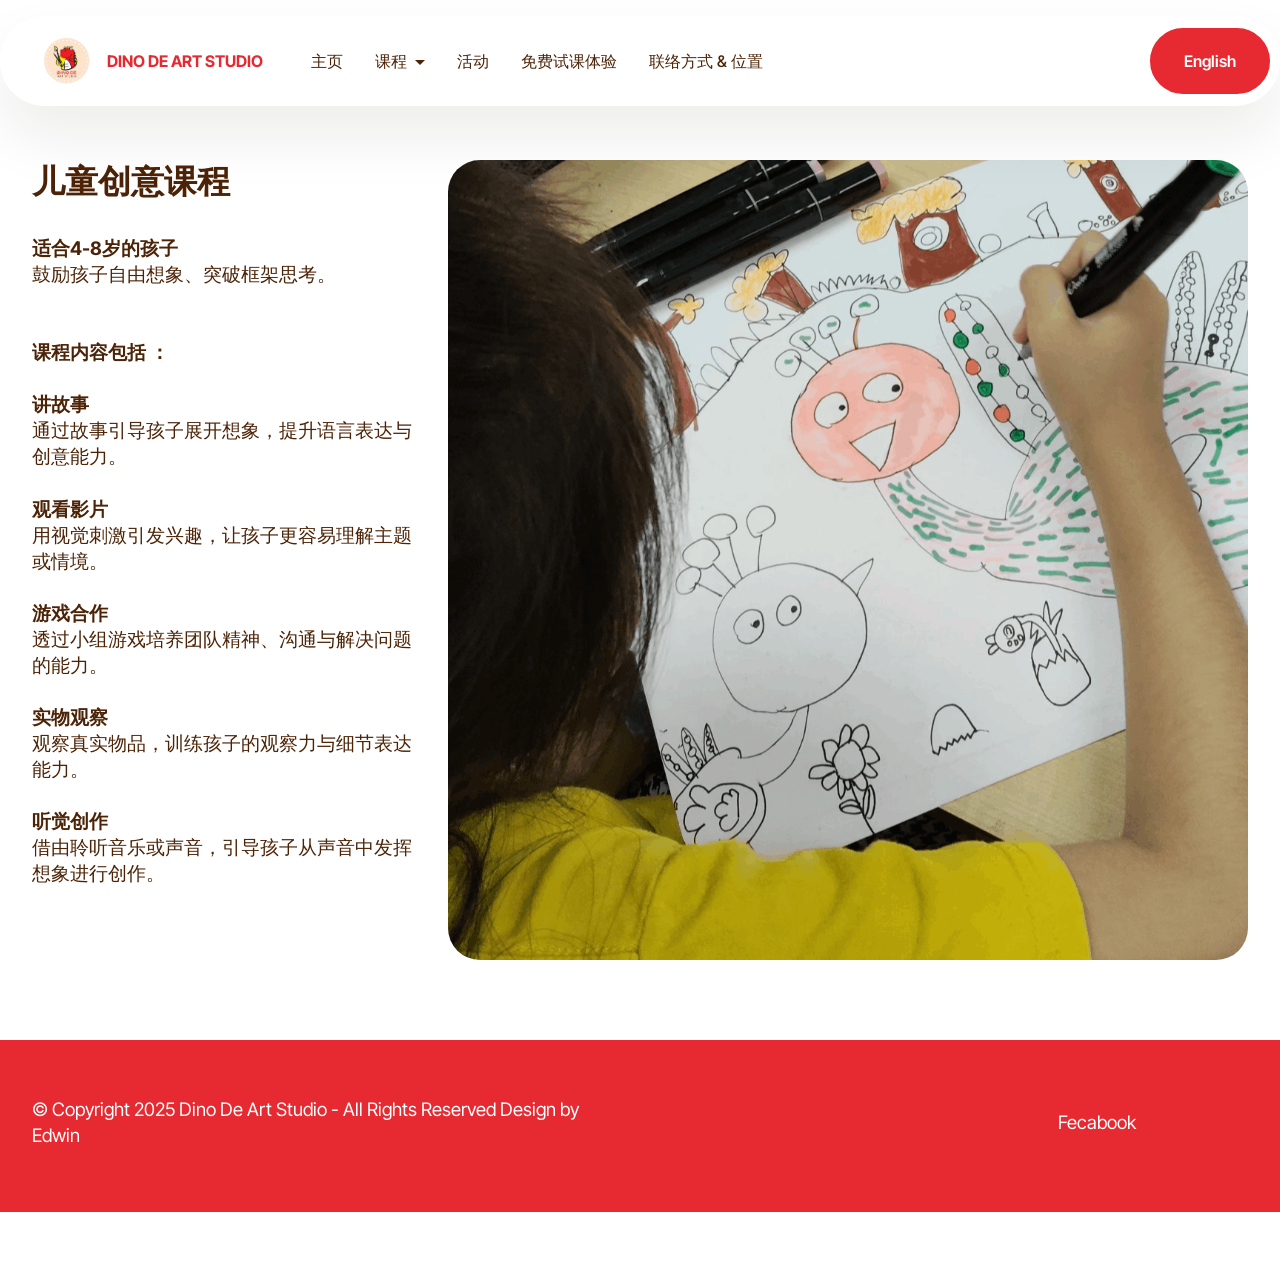
<file: page2.html>
<!DOCTYPE html>
<html  >
<head>
  <!-- Site made with Mobirise Website Builder v6.1.4, https://mobirise.com -->
  <meta charset="UTF-8">
  <meta http-equiv="X-UA-Compatible" content="IE=edge">
  <meta name="generator" content="Mobirise v6.1.4, mobirise.com">
  <meta name="viewport" content="width=device-width, initial-scale=1, minimum-scale=1">
  <link rel="shortcut icon" href="assets/images/dino-website-2.png" type="image/x-icon">
  <meta name="description" content="">
  
  
  <title>儿童创意课程</title>
  <link rel="stylesheet" href="assets/web/assets/mobirise-icons2/mobirise2.css">
  <link rel="stylesheet" href="assets/bootstrap/css/bootstrap.min.css">
  <link rel="stylesheet" href="assets/animatecss/animate.css">
  <link rel="stylesheet" href="assets/dropdown/css/style.css">
  <link rel="stylesheet" href="assets/theme/css/style.css">
  <link rel="preload" href="https://fonts.googleapis.com/css?family=Inter+Tight:100,200,300,400,500,600,700,800,900,100i,200i,300i,400i,500i,600i,700i,800i,900i&display=swap" as="style" onload="this.onload=null;this.rel='stylesheet'">
  <noscript><link rel="stylesheet" href="https://fonts.googleapis.com/css?family=Inter+Tight:100,200,300,400,500,600,700,800,900,100i,200i,300i,400i,500i,600i,700i,800i,900i&display=swap"></noscript>
  <link rel="preload" as="style" href="assets/mobirise/css/mbr-additional.css?v=8dUQ5i"><link rel="stylesheet" href="assets/mobirise/css/mbr-additional.css?v=8dUQ5i" type="text/css">

  
  
  
</head>
<body>
  
  <section data-bs-version="5.1" class="menu menu1 cid-uYOA0XHMTv" once="menu" id="menu01-1o">
	

	<nav class="navbar navbar-dropdown navbar-fixed-top navbar-expand-lg">
		<div class="container">
			<div class="navbar-brand">
				<span class="navbar-logo">
					<a href="https://mobiri.se">
						<img src="assets/images/dino-website-2.png" alt="Mobirise Website Builder" style="height: 3rem;">
					</a>
				</span>
				<span class="navbar-caption-wrap"><a class="navbar-caption text-primary display-4">DINO DE ART STUDIO</a></span>
			</div>
			<button class="navbar-toggler" type="button" data-toggle="collapse" data-bs-toggle="collapse" data-target="#navbarSupportedContent" data-bs-target="#navbarSupportedContent" aria-controls="navbarNavAltMarkup" aria-expanded="false" aria-label="Toggle navigation">
				<div class="hamburger">
					<span></span>
					<span></span>
					<span></span>
					<span></span>
				</div>
			</button>
			<div class="collapse navbar-collapse" id="navbarSupportedContent">
				<ul class="navbar-nav nav-dropdown" data-app-modern-menu="true"><li class="nav-item">
						<a class="nav-link link text-warning display-4" href="index.html#header01-1l" aria-expanded="false">主页</a>
					</li><li class="nav-item dropdown"><a class="nav-link link text-warning dropdown-toggle display-4" href="index.html#features04-1" data-toggle="dropdown-submenu" data-bs-toggle="dropdown" data-bs-auto-close="outside" aria-expanded="false">课程</a><div class="dropdown-menu" aria-labelledby="dropdown-554"><a class="text-warning dropdown-item text-primary display-4" href="page2.html#image08-1p">儿童创意课程</a><a class="text-warning dropdown-item text-primary display-4" href="page3.html#image08-2u">绘画技巧课程</a><a class="text-warning dropdown-item text-primary display-4" href="page4.html#image08-2v">中学水彩写实课程</a><a class="text-warning dropdown-item text-primary display-4" href="page5.html#gallery05-2y">学生作品</a><a class="text-warning dropdown-item text-primary display-4" href="page6.html#gallery05-34">手工作品</a><a class="text-warning dropdown-item text-primary display-4" href="page7.html#gallery01-3g">美术比赛奖状</a></div></li>
					<li class="nav-item"><a class="nav-link link text-warning display-4" href="page8.html#gallery05-3v">活动</a></li><li class="nav-item"><a class="nav-link link text-warning display-4" href="index.html#image08-3z">免费试课体验 </a></li><li class="nav-item"><a class="nav-link link text-warning display-4" href="index.html#contacts03-40">联络方式 &amp; 位置 </a></li></ul>
				
				<div class="navbar-buttons mbr-section-btn"><a class="btn btn-primary display-4" href="https://edwin0119.github.io/dinodeartstudio-eng/">English</a></div>
			</div>
		</div>
	</nav>
</section>

<section data-bs-version="5.1" class="image08 cid-uYZPIRUsSa" id="image08-1p">
  
  
  
  <div class="container">
    <div class="row justify-content-center">
      <div class="col-lg-4">
        <div class="col-12 col-md-12">
          <h5 class="mbr-section-title mbr-fonts-style mt-0 mb-4 display-2"><strong>儿童创意课程</strong></h5>
          <h6 class="mbr-section-subtitle mbr-fonts-style mt-0 mb-4 display-7"><strong>适合4-8岁的孩子</strong><br>鼓励孩子自由想象、突破框架思考。<br><br><br><strong>课程内容包括 ：</strong><br><strong><br>
</strong><div>
</div><div><strong>讲故事</strong></div><div>通过故事引导孩子展开想象，提升语言表达与创意能力。</div><div><strong><br></strong></div><div><strong>观看影片</strong></div><div>用视觉刺激引发兴趣，让孩子更容易理解主题或情境。</div><div><strong><br></strong></div><div><strong>游戏合作</strong></div><div>透过小组游戏培养团队精神、沟通与解决问题的能力。</div><div><strong><br></strong></div><div><strong>实物观察</strong></div><div>观察真实物品，训练孩子的观察力与细节表达能力。</div><div><strong><br></strong></div><div><strong>听觉创作</strong></div><div>借由聆听音乐或声音，引导孩子从声音中发挥想象进行创作。</div><div>
</div><div>
</div></h6>
          
        </div>
      </div>
      <div class="col-lg-8 side-features">
        <div class="image-wrapper mb-4">
          <img class="w-100" src="assets/images/3-1080x1080.png" alt="Mobirise Website Builder">
        </div>
      </div>
    </div>
  </div>
</section>

<section data-bs-version="5.1" class="footer2 cid-uZ02fi4xNs" once="footers" id="footer02-3x">
    

    
    

    <div class="container">
        <div class="row">
            <div class="col-12 col-lg-6 center mt-2 mb-3">
                <p class="mbr-fonts-style copyright mb-0 display-7">
                    © Copyright 2025 Dino De Art Studio - All Rights Reserved&nbsp;Design by Edwin</p>
            </div>
            <div class="col-12 col-lg-6 center">
                <div class="row-links mt-2 mb-3">
                    <ul class="row-links-soc">
                        
                        
                        
                        
                    <li class="row-links-soc-item mbr-fonts-style display-7">&nbsp;&nbsp;<a href="https://www.facebook.com/share/1CKaKnSpMi/" class="text-success" target="_blank">Fecabook</a></li><li class="row-links-soc-item mbr-fonts-style display-7"></li><li class="row-links-soc-item mbr-fonts-style display-7"></li><li class="row-links-soc-item mbr-fonts-style display-7"></li></ul>
                </div>
            </div>
        </div>
    </div>
</section><section class="display-7" style="padding: 0;align-items: center;justify-content: center;flex-wrap: wrap;    align-content: center;display: flex;position: relative;height: 4rem;"><a href="https://mobiri.se/4250549" style="flex: 1 1;height: 4rem;position: absolute;width: 100%;z-index: 1;"><img alt="" style="height: 4rem;" src="[data-uri]"></a><p style="margin: 0;text-align: center;" class="display-7">&#8204;</p><a style="z-index:1" href="https://mobirise.com/builder/ai-website-generator.html">AI Website Generator</a></section><script src="assets/bootstrap/js/bootstrap.bundle.min.js"></script>  <script src="assets/smoothscroll/smooth-scroll.js"></script>  <script src="assets/ytplayer/index.js"></script>  <script src="assets/dropdown/js/navbar-dropdown.js"></script>  <script src="assets/theme/js/script.js"></script>  
  
  
 <div id="scrollToTop" class="scrollToTop mbr-arrow-up"><a style="text-align: center;"><i class="mbr-arrow-up-icon mbr-arrow-up-icon-cm cm-icon cm-icon-smallarrow-up"></i></a></div>
    <input name="animation" type="hidden">
  </body>
</html>
</file>
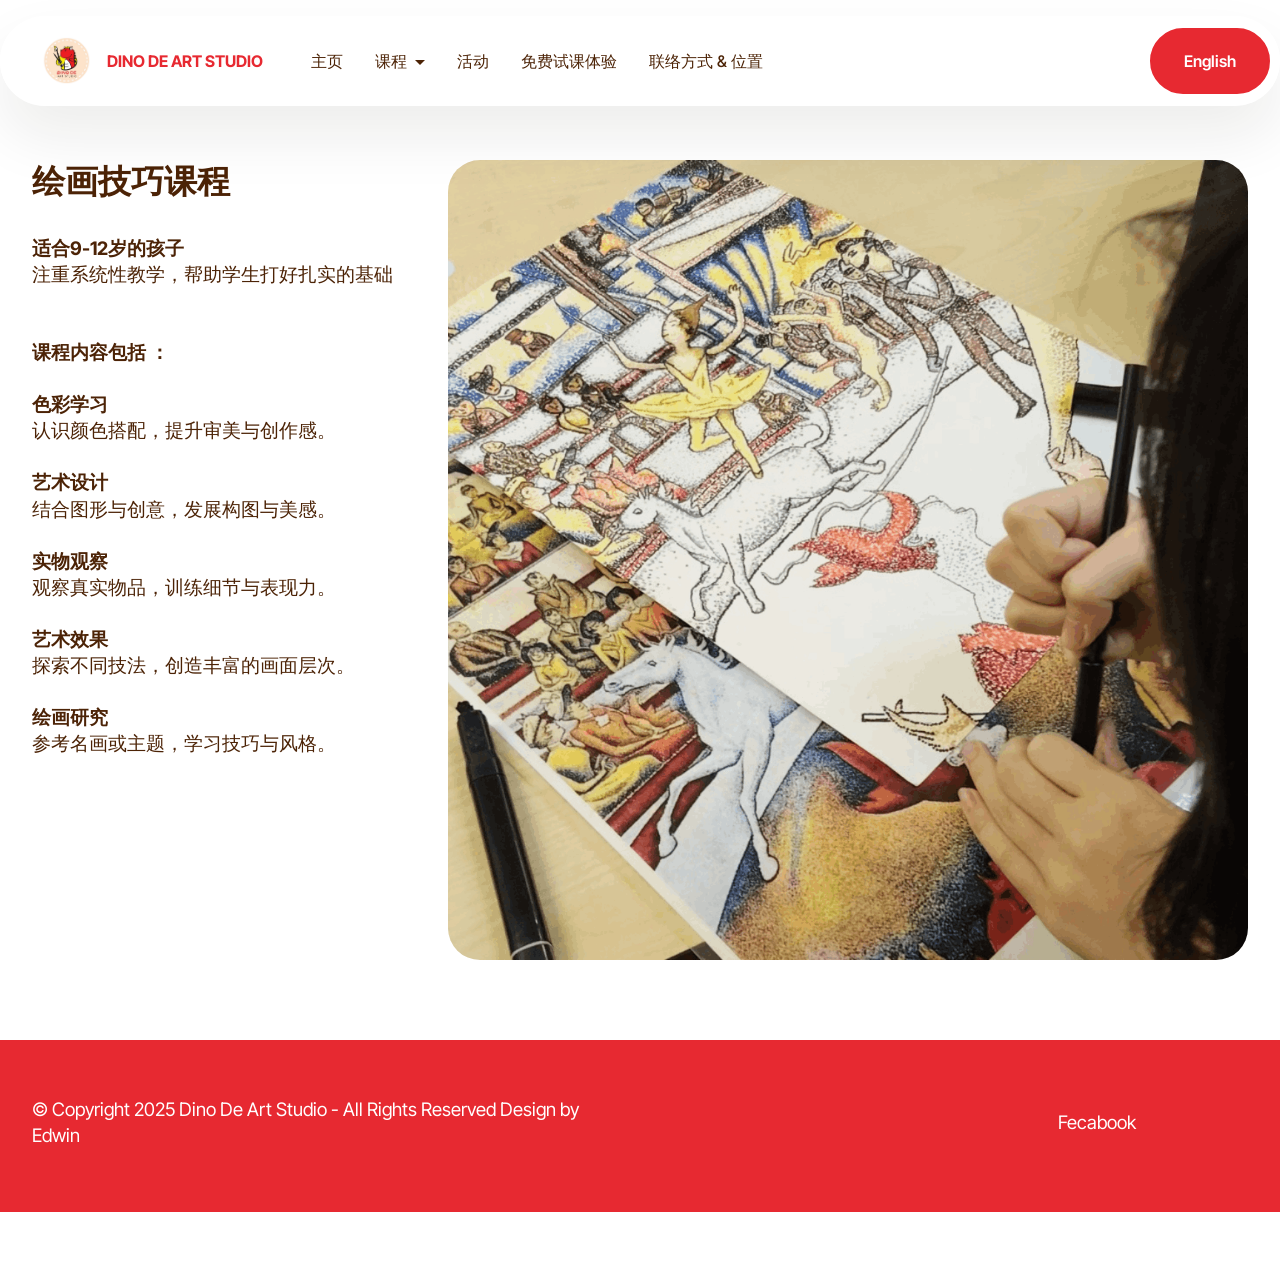
<file: page3.html>
<!DOCTYPE html>
<html  >
<head>
  <!-- Site made with Mobirise Website Builder v6.1.4, https://mobirise.com -->
  <meta charset="UTF-8">
  <meta http-equiv="X-UA-Compatible" content="IE=edge">
  <meta name="generator" content="Mobirise v6.1.4, mobirise.com">
  <meta name="viewport" content="width=device-width, initial-scale=1, minimum-scale=1">
  <link rel="shortcut icon" href="assets/images/dino-website-2.png" type="image/x-icon">
  <meta name="description" content="">
  
  
  <title>绘画技巧课程</title>
  <link rel="stylesheet" href="assets/web/assets/mobirise-icons2/mobirise2.css">
  <link rel="stylesheet" href="assets/bootstrap/css/bootstrap.min.css">
  <link rel="stylesheet" href="assets/animatecss/animate.css">
  <link rel="stylesheet" href="assets/dropdown/css/style.css">
  <link rel="stylesheet" href="assets/theme/css/style.css">
  <link rel="preload" href="https://fonts.googleapis.com/css?family=Inter+Tight:100,200,300,400,500,600,700,800,900,100i,200i,300i,400i,500i,600i,700i,800i,900i&display=swap" as="style" onload="this.onload=null;this.rel='stylesheet'">
  <noscript><link rel="stylesheet" href="https://fonts.googleapis.com/css?family=Inter+Tight:100,200,300,400,500,600,700,800,900,100i,200i,300i,400i,500i,600i,700i,800i,900i&display=swap"></noscript>
  <link rel="preload" as="style" href="assets/mobirise/css/mbr-additional.css?v=npTXia"><link rel="stylesheet" href="assets/mobirise/css/mbr-additional.css?v=npTXia" type="text/css">

  
  
  
</head>
<body>
  
  <section data-bs-version="5.1" class="menu menu1 cid-uYOA0XHMTv" once="menu" id="menu01-2s">
	

	<nav class="navbar navbar-dropdown navbar-fixed-top navbar-expand-lg">
		<div class="container">
			<div class="navbar-brand">
				<span class="navbar-logo">
					<a href="https://mobiri.se">
						<img src="assets/images/dino-website-2.png" alt="Mobirise Website Builder" style="height: 3rem;">
					</a>
				</span>
				<span class="navbar-caption-wrap"><a class="navbar-caption text-primary display-4">DINO DE ART STUDIO</a></span>
			</div>
			<button class="navbar-toggler" type="button" data-toggle="collapse" data-bs-toggle="collapse" data-target="#navbarSupportedContent" data-bs-target="#navbarSupportedContent" aria-controls="navbarNavAltMarkup" aria-expanded="false" aria-label="Toggle navigation">
				<div class="hamburger">
					<span></span>
					<span></span>
					<span></span>
					<span></span>
				</div>
			</button>
			<div class="collapse navbar-collapse" id="navbarSupportedContent">
				<ul class="navbar-nav nav-dropdown" data-app-modern-menu="true"><li class="nav-item">
						<a class="nav-link link text-warning display-4" href="index.html#header01-1l" aria-expanded="false">主页</a>
					</li><li class="nav-item dropdown"><a class="nav-link link text-warning dropdown-toggle display-4" href="index.html#features04-1" data-toggle="dropdown-submenu" data-bs-toggle="dropdown" data-bs-auto-close="outside" aria-expanded="false">课程</a><div class="dropdown-menu" aria-labelledby="dropdown-554"><a class="text-warning dropdown-item text-primary display-4" href="page2.html#image08-1p">儿童创意课程</a><a class="text-warning dropdown-item text-primary display-4" href="page3.html#image08-2u">绘画技巧课程</a><a class="text-warning dropdown-item text-primary display-4" href="page4.html#image08-2v">中学水彩写实课程</a><a class="text-warning dropdown-item text-primary display-4" href="page5.html#gallery05-2y">学生作品</a><a class="text-warning dropdown-item text-primary display-4" href="page6.html#gallery05-34">手工作品</a><a class="text-warning dropdown-item text-primary display-4" href="page7.html#gallery01-3g">美术比赛奖状</a></div></li>
					<li class="nav-item"><a class="nav-link link text-warning display-4" href="page8.html#gallery05-3v">活动</a></li><li class="nav-item"><a class="nav-link link text-warning display-4" href="index.html#image08-3z">免费试课体验 </a></li><li class="nav-item"><a class="nav-link link text-warning display-4" href="index.html#contacts03-40">联络方式 &amp; 位置 </a></li></ul>
				
				<div class="navbar-buttons mbr-section-btn"><a class="btn btn-primary display-4" href="https://edwin0119.github.io/dinodeartstudio-eng/">English</a></div>
			</div>
		</div>
	</nav>
</section>

<section data-bs-version="5.1" class="image08 cid-uYZRh5DSeV" id="image08-2u">
  
  
  
  <div class="container">
    <div class="row justify-content-center">
      <div class="col-lg-4">
        <div class="col-12 col-md-12">
          <h5 class="mbr-section-title mbr-fonts-style mt-0 mb-4 display-2"><strong>绘画技巧课程</strong></h5>
          <h6 class="mbr-section-subtitle mbr-fonts-style mt-0 mb-4 display-7"><strong>适合9-12岁的孩子</strong><strong><br></strong>注重系统性教学，帮助学生打好扎实的基础<br><br><br><strong>课程内容包括 ：<br></strong><br>
<div>
</div><div><strong>色彩学习</strong></div><div>认识颜色搭配，提升审美与创作感。</div><div><strong><br></strong></div><div><strong>艺术设计</strong></div><div>结合图形与创意，发展构图与美感。</div><div><strong><br></strong></div><div><strong>实物观察</strong></div><div>观察真实物品，训练细节与表现力。</div><div><strong><br></strong></div><div><strong>艺术效果</strong></div><div>探索不同技法，创造丰富的画面层次。</div><div><strong><br></strong></div><div><strong>绘画研究</strong></div><div>参考名画或主题，学习技巧与风格。</div><div>
</div><div>
</div><div>
</div><div>
</div></h6>
          
        </div>
      </div>
      <div class="col-lg-8 side-features">
        <div class="image-wrapper mb-4">
          <img class="w-100" src="assets/images/2-1080x1080.png" alt="Mobirise Website Builder">
        </div>
      </div>
    </div>
  </div>
</section>

<section data-bs-version="5.1" class="footer2 cid-uZ02fi4xNs" once="footers" id="footer02-3x">
    

    
    

    <div class="container">
        <div class="row">
            <div class="col-12 col-lg-6 center mt-2 mb-3">
                <p class="mbr-fonts-style copyright mb-0 display-7">
                    © Copyright 2025 Dino De Art Studio - All Rights Reserved&nbsp;Design by Edwin</p>
            </div>
            <div class="col-12 col-lg-6 center">
                <div class="row-links mt-2 mb-3">
                    <ul class="row-links-soc">
                        
                        
                        
                        
                    <li class="row-links-soc-item mbr-fonts-style display-7">&nbsp;&nbsp;<a href="https://www.facebook.com/share/1CKaKnSpMi/" class="text-success" target="_blank">Fecabook</a></li><li class="row-links-soc-item mbr-fonts-style display-7"></li><li class="row-links-soc-item mbr-fonts-style display-7"></li><li class="row-links-soc-item mbr-fonts-style display-7"></li></ul>
                </div>
            </div>
        </div>
    </div>
</section><section class="display-7" style="padding: 0;align-items: center;justify-content: center;flex-wrap: wrap;    align-content: center;display: flex;position: relative;height: 4rem;"><a href="https://mobiri.se/4250549" style="flex: 1 1;height: 4rem;position: absolute;width: 100%;z-index: 1;"><img alt="" style="height: 4rem;" src="[data-uri]"></a><p style="margin: 0;text-align: center;" class="display-7">&#8204;</p><a style="z-index:1" href="https://mobirise.com/builder/ai-website-creator.html">AI Website Creator</a></section><script src="assets/bootstrap/js/bootstrap.bundle.min.js"></script>  <script src="assets/smoothscroll/smooth-scroll.js"></script>  <script src="assets/ytplayer/index.js"></script>  <script src="assets/dropdown/js/navbar-dropdown.js"></script>  <script src="assets/theme/js/script.js"></script>  
  
  
 <div id="scrollToTop" class="scrollToTop mbr-arrow-up"><a style="text-align: center;"><i class="mbr-arrow-up-icon mbr-arrow-up-icon-cm cm-icon cm-icon-smallarrow-up"></i></a></div>
    <input name="animation" type="hidden">
  </body>
</html>
</file>
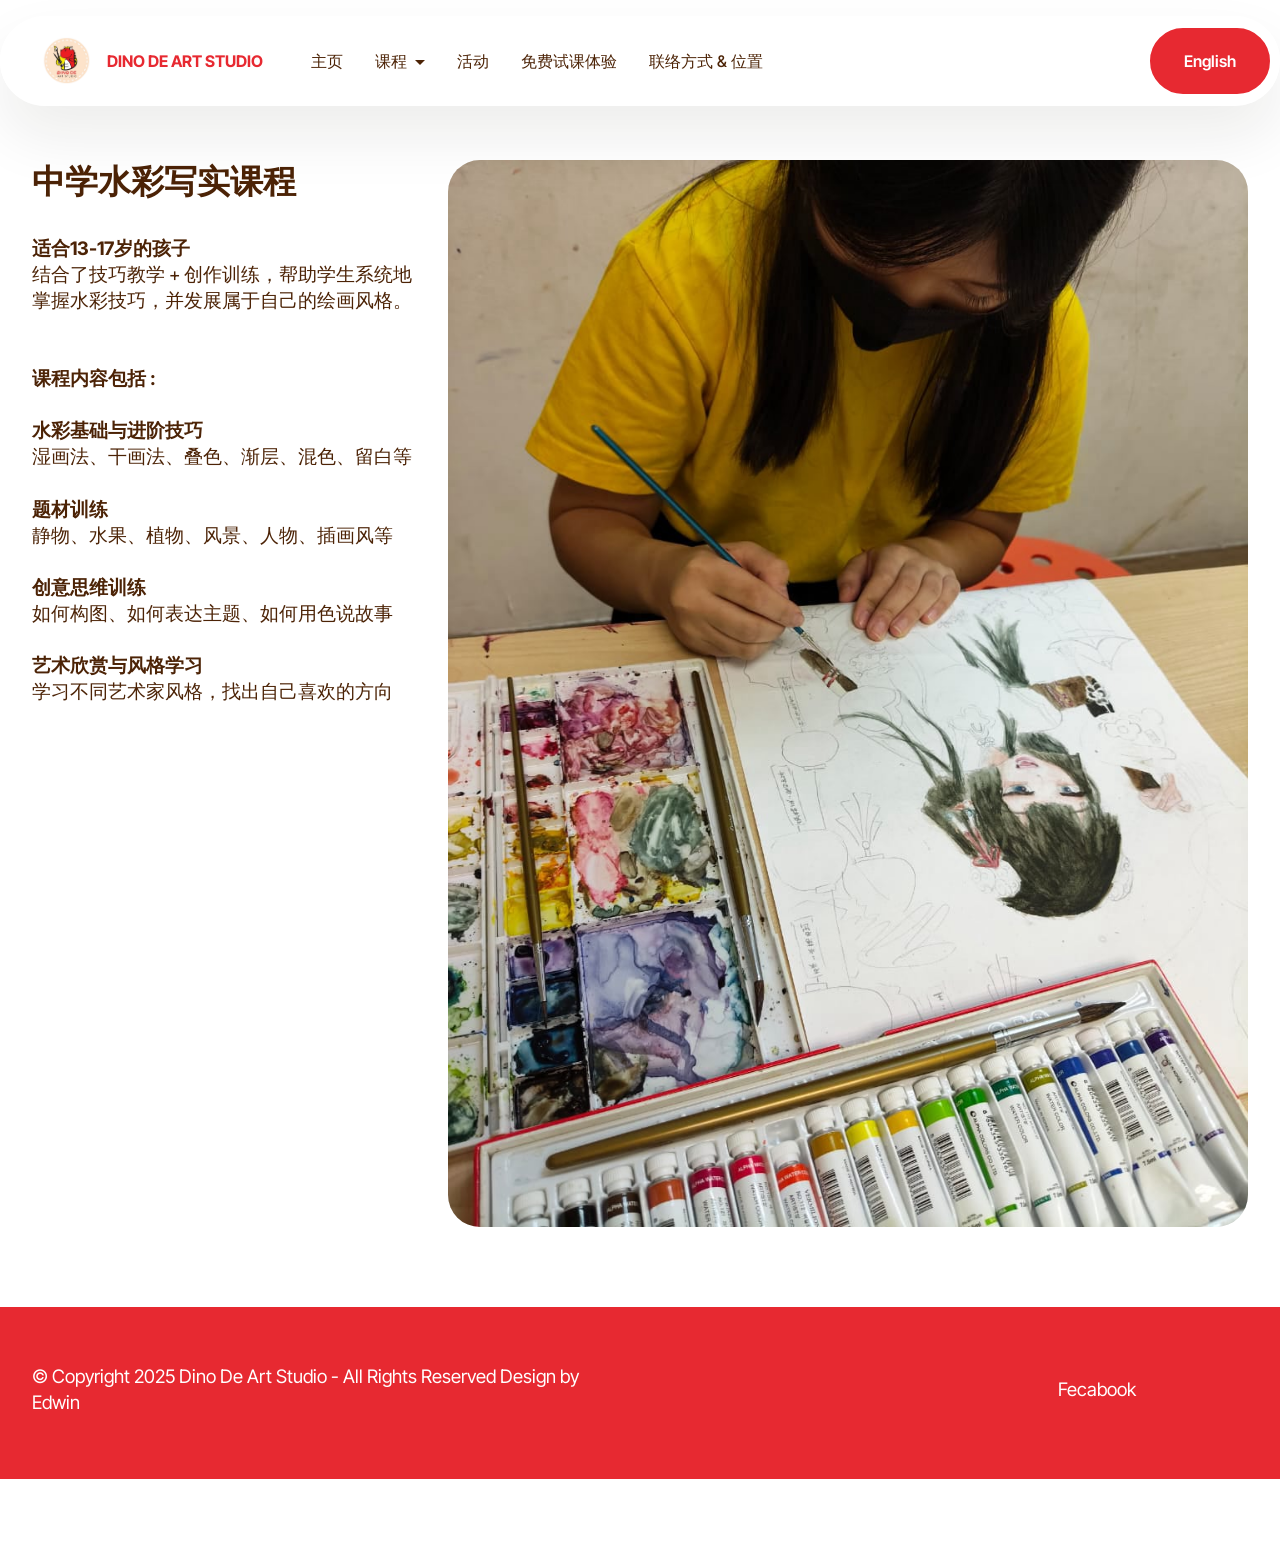
<file: page4.html>
<!DOCTYPE html>
<html  >
<head>
  <!-- Site made with Mobirise Website Builder v6.1.4, https://mobirise.com -->
  <meta charset="UTF-8">
  <meta http-equiv="X-UA-Compatible" content="IE=edge">
  <meta name="generator" content="Mobirise v6.1.4, mobirise.com">
  <meta name="viewport" content="width=device-width, initial-scale=1, minimum-scale=1">
  <link rel="shortcut icon" href="assets/images/dino-website-2.png" type="image/x-icon">
  <meta name="description" content="">
  
  
  <title>中学水彩写实课程</title>
  <link rel="stylesheet" href="assets/web/assets/mobirise-icons2/mobirise2.css">
  <link rel="stylesheet" href="assets/bootstrap/css/bootstrap.min.css">
  <link rel="stylesheet" href="assets/animatecss/animate.css">
  <link rel="stylesheet" href="assets/dropdown/css/style.css">
  <link rel="stylesheet" href="assets/theme/css/style.css">
  <link rel="preload" href="https://fonts.googleapis.com/css?family=Inter+Tight:100,200,300,400,500,600,700,800,900,100i,200i,300i,400i,500i,600i,700i,800i,900i&display=swap" as="style" onload="this.onload=null;this.rel='stylesheet'">
  <noscript><link rel="stylesheet" href="https://fonts.googleapis.com/css?family=Inter+Tight:100,200,300,400,500,600,700,800,900,100i,200i,300i,400i,500i,600i,700i,800i,900i&display=swap"></noscript>
  <link rel="preload" as="style" href="assets/mobirise/css/mbr-additional.css?v=E7Wmvl"><link rel="stylesheet" href="assets/mobirise/css/mbr-additional.css?v=E7Wmvl" type="text/css">

  
  
  
</head>
<body>
  
  <section data-bs-version="5.1" class="menu menu1 cid-uYOA0XHMTv" once="menu" id="menu01-2t">
	

	<nav class="navbar navbar-dropdown navbar-fixed-top navbar-expand-lg">
		<div class="container">
			<div class="navbar-brand">
				<span class="navbar-logo">
					<a href="https://mobiri.se">
						<img src="assets/images/dino-website-2.png" alt="Mobirise Website Builder" style="height: 3rem;">
					</a>
				</span>
				<span class="navbar-caption-wrap"><a class="navbar-caption text-primary display-4">DINO DE ART STUDIO</a></span>
			</div>
			<button class="navbar-toggler" type="button" data-toggle="collapse" data-bs-toggle="collapse" data-target="#navbarSupportedContent" data-bs-target="#navbarSupportedContent" aria-controls="navbarNavAltMarkup" aria-expanded="false" aria-label="Toggle navigation">
				<div class="hamburger">
					<span></span>
					<span></span>
					<span></span>
					<span></span>
				</div>
			</button>
			<div class="collapse navbar-collapse" id="navbarSupportedContent">
				<ul class="navbar-nav nav-dropdown" data-app-modern-menu="true"><li class="nav-item">
						<a class="nav-link link text-warning display-4" href="index.html#header01-1l" aria-expanded="false">主页</a>
					</li><li class="nav-item dropdown"><a class="nav-link link text-warning dropdown-toggle display-4" href="index.html#features04-1" data-toggle="dropdown-submenu" data-bs-toggle="dropdown" data-bs-auto-close="outside" aria-expanded="false">课程</a><div class="dropdown-menu" aria-labelledby="dropdown-554"><a class="text-warning dropdown-item text-primary display-4" href="page2.html#image08-1p">儿童创意课程</a><a class="text-warning dropdown-item text-primary display-4" href="page3.html#image08-2u">绘画技巧课程</a><a class="text-warning dropdown-item text-primary display-4" href="page4.html#image08-2v">中学水彩写实课程</a><a class="text-warning dropdown-item text-primary display-4" href="page5.html#gallery05-2y">学生作品</a><a class="text-warning dropdown-item text-primary display-4" href="page6.html#gallery05-34">手工作品</a><a class="text-warning dropdown-item text-primary display-4" href="page7.html#gallery01-3g">美术比赛奖状</a></div></li>
					<li class="nav-item"><a class="nav-link link text-warning display-4" href="page8.html#gallery05-3v">活动</a></li><li class="nav-item"><a class="nav-link link text-warning display-4" href="index.html#image08-3z">免费试课体验 </a></li><li class="nav-item"><a class="nav-link link text-warning display-4" href="index.html#contacts03-40">联络方式 &amp; 位置 </a></li></ul>
				
				<div class="navbar-buttons mbr-section-btn"><a class="btn btn-primary display-4" href="https://edwin0119.github.io/dinodeartstudio-eng/">English</a></div>
			</div>
		</div>
	</nav>
</section>

<section data-bs-version="5.1" class="image08 cid-uYZRl6QbKo" id="image08-2v">
  
  
  
  <div class="container">
    <div class="row justify-content-center">
      <div class="col-lg-4">
        <div class="col-12 col-md-12">
          <h5 class="mbr-section-title mbr-fonts-style mt-0 mb-4 display-2"><strong>中学水彩写实课程</strong></h5>
          <h6 class="mbr-section-subtitle mbr-fonts-style mt-0 mb-4 display-7"><strong>适合13-17岁的孩子</strong><br>结合了技巧教学 + 创作训练，帮助学生系统地掌握水彩技巧，并发展属于自己的绘画风格。<br><br><br>
<div><strong>课程内容包括 :</strong></div><br><div><strong>水彩基础与进阶技巧&nbsp;</strong></div><div>湿画法、干画法、叠色、渐层、混色、留白等</div><br><div>
</div><div><strong>题材训练&nbsp;</strong></div><div>静物、水果、植物、风景、人物、<span style="font-size: 1.2rem;">插画风等</span></div><div><span style="font-size: 1.2rem;"><br></span></div><div><strong>创意思维训练&nbsp;</strong></div><div>如何构图、如何表达主题、如何用色说故事</div><br><div>
</div><div><strong>艺术欣赏与风格学习&nbsp;</strong></div><div>学习不同艺术家风格，找出自己喜欢的方向</div><br><div>
</div><div><br></div><div>
</div><div>
</div><div>
</div><div>
</div><div>
</div></h6>
          
        </div>
      </div>
      <div class="col-lg-8 side-features">
        <div class="image-wrapper mb-4">
          <img class="w-100" src="assets/images/whatsapp20image202025-09-2720at209.34.0920pm-960x1280.jpg" alt="Mobirise Website Builder">
        </div>
      </div>
    </div>
  </div>
</section>

<section data-bs-version="5.1" class="footer2 cid-uZ02fi4xNs" once="footers" id="footer02-3x">
    

    
    

    <div class="container">
        <div class="row">
            <div class="col-12 col-lg-6 center mt-2 mb-3">
                <p class="mbr-fonts-style copyright mb-0 display-7">
                    © Copyright 2025 Dino De Art Studio - All Rights Reserved&nbsp;Design by Edwin</p>
            </div>
            <div class="col-12 col-lg-6 center">
                <div class="row-links mt-2 mb-3">
                    <ul class="row-links-soc">
                        
                        
                        
                        
                    <li class="row-links-soc-item mbr-fonts-style display-7">&nbsp;&nbsp;<a href="https://www.facebook.com/share/1CKaKnSpMi/" class="text-success" target="_blank">Fecabook</a></li><li class="row-links-soc-item mbr-fonts-style display-7"></li><li class="row-links-soc-item mbr-fonts-style display-7"></li><li class="row-links-soc-item mbr-fonts-style display-7"></li></ul>
                </div>
            </div>
        </div>
    </div>
</section><section class="display-7" style="padding: 0;align-items: center;justify-content: center;flex-wrap: wrap;    align-content: center;display: flex;position: relative;height: 4rem;"><a href="https://mobiri.se/4250549" style="flex: 1 1;height: 4rem;position: absolute;width: 100%;z-index: 1;"><img alt="" style="height: 4rem;" src="[data-uri]"></a><p style="margin: 0;text-align: center;" class="display-7">&#8204;</p><a style="z-index:1" href="https://mobirise.com/builder/ai-website-builder.html">Free AI Website Software</a></section><script src="assets/bootstrap/js/bootstrap.bundle.min.js"></script>  <script src="assets/smoothscroll/smooth-scroll.js"></script>  <script src="assets/ytplayer/index.js"></script>  <script src="assets/dropdown/js/navbar-dropdown.js"></script>  <script src="assets/theme/js/script.js"></script>  
  
  
 <div id="scrollToTop" class="scrollToTop mbr-arrow-up"><a style="text-align: center;"><i class="mbr-arrow-up-icon mbr-arrow-up-icon-cm cm-icon cm-icon-smallarrow-up"></i></a></div>
    <input name="animation" type="hidden">
  </body>
</html>
</file>
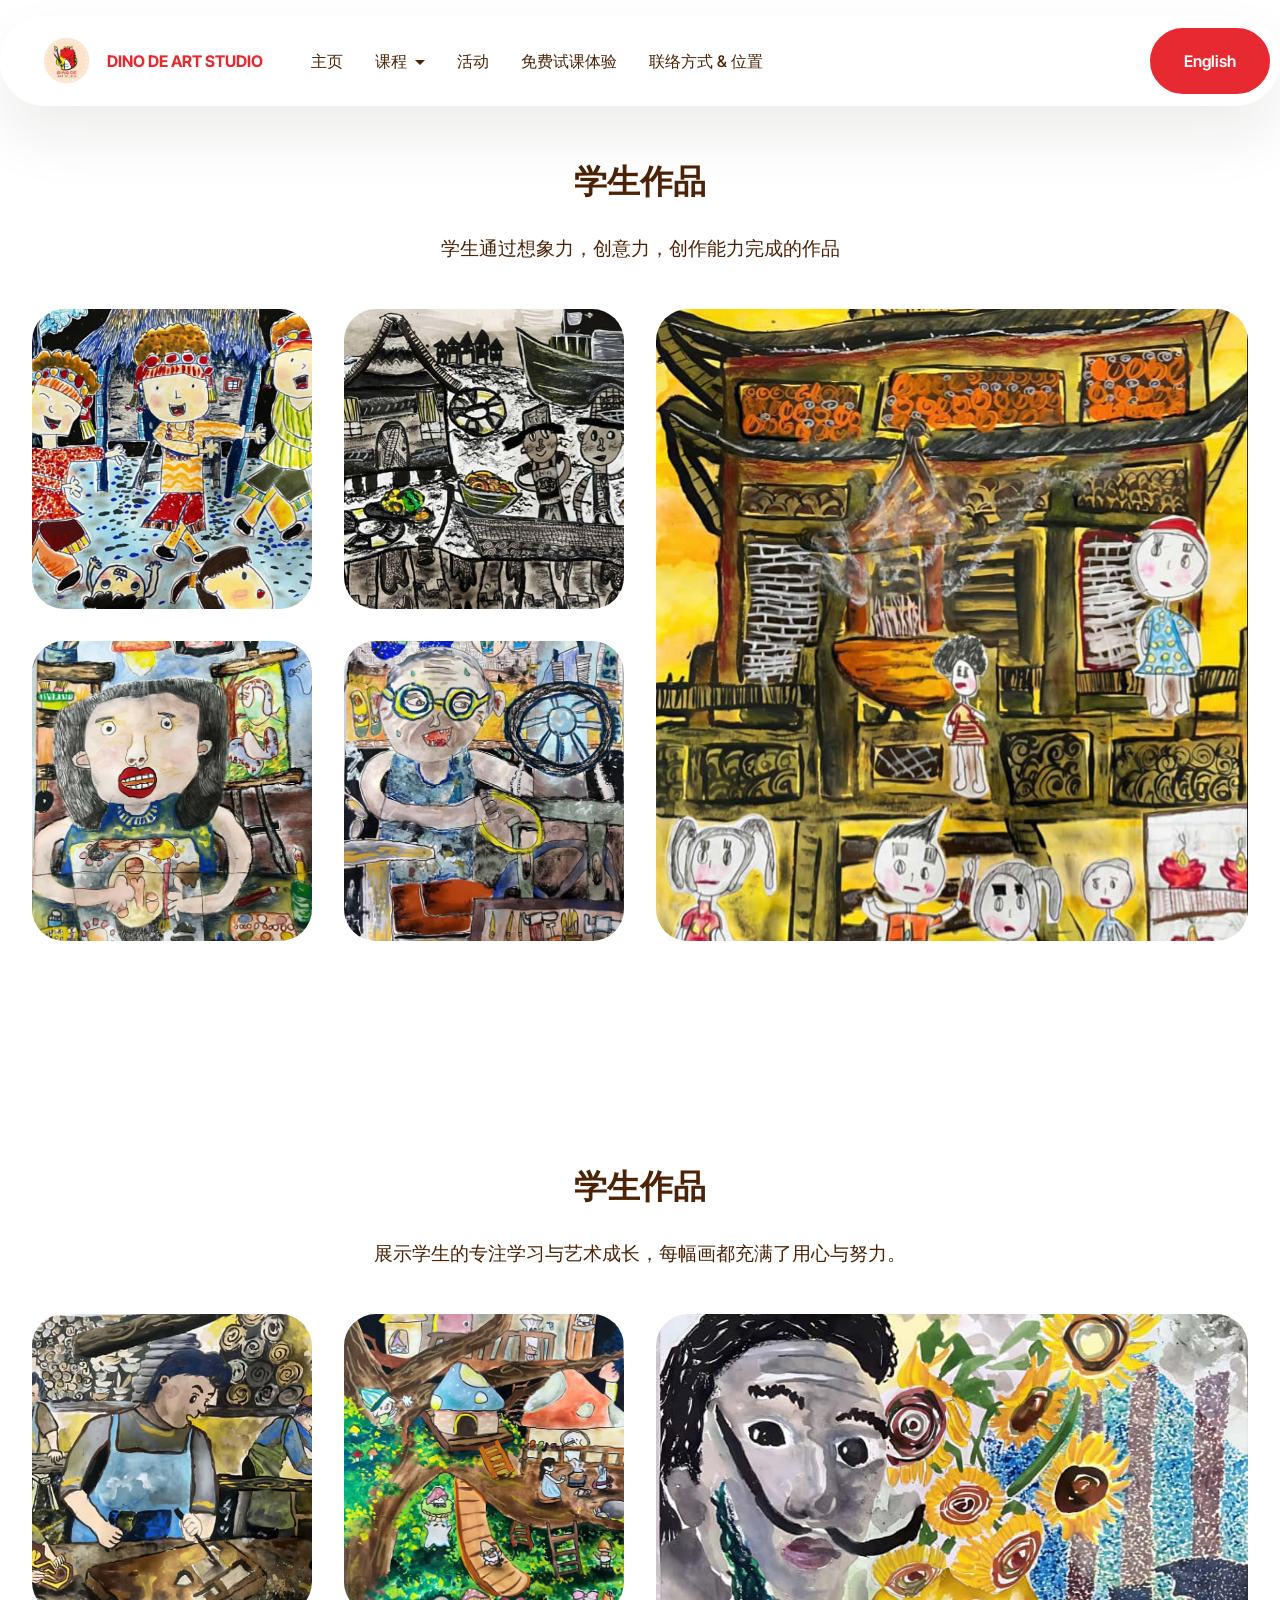
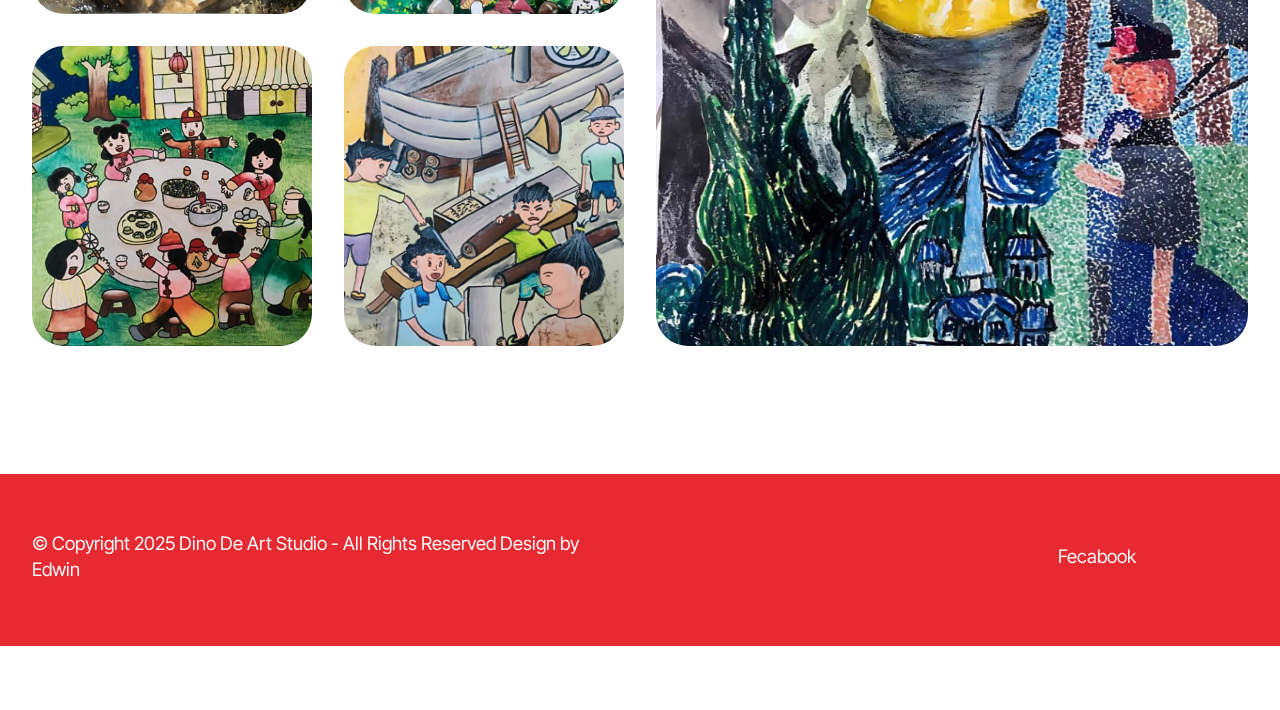
<file: page5.html>
<!DOCTYPE html>
<html  >
<head>
  <!-- Site made with Mobirise Website Builder v6.1.4, https://mobirise.com -->
  <meta charset="UTF-8">
  <meta http-equiv="X-UA-Compatible" content="IE=edge">
  <meta name="generator" content="Mobirise v6.1.4, mobirise.com">
  <meta name="viewport" content="width=device-width, initial-scale=1, minimum-scale=1">
  <link rel="shortcut icon" href="assets/images/dino-website-2.png" type="image/x-icon">
  <meta name="description" content="">
  
  
  <title>学生作品</title>
  <link rel="stylesheet" href="assets/web/assets/mobirise-icons2/mobirise2.css">
  <link rel="stylesheet" href="assets/bootstrap/css/bootstrap.min.css">
  <link rel="stylesheet" href="assets/animatecss/animate.css">
  <link rel="stylesheet" href="assets/dropdown/css/style.css">
  <link rel="stylesheet" href="assets/theme/css/style.css">
  <link rel="preload" href="https://fonts.googleapis.com/css?family=Inter+Tight:100,200,300,400,500,600,700,800,900,100i,200i,300i,400i,500i,600i,700i,800i,900i&display=swap" as="style" onload="this.onload=null;this.rel='stylesheet'">
  <noscript><link rel="stylesheet" href="https://fonts.googleapis.com/css?family=Inter+Tight:100,200,300,400,500,600,700,800,900,100i,200i,300i,400i,500i,600i,700i,800i,900i&display=swap"></noscript>
  <link rel="preload" as="style" href="assets/mobirise/css/mbr-additional.css?v=0o9Zey"><link rel="stylesheet" href="assets/mobirise/css/mbr-additional.css?v=0o9Zey" type="text/css">

  
  
  
</head>
<body>
  
  <section data-bs-version="5.1" class="menu menu1 cid-uYOA0XHMTv" once="menu" id="menu01-2w">
	

	<nav class="navbar navbar-dropdown navbar-fixed-top navbar-expand-lg">
		<div class="container">
			<div class="navbar-brand">
				<span class="navbar-logo">
					<a href="https://mobiri.se">
						<img src="assets/images/dino-website-2.png" alt="Mobirise Website Builder" style="height: 3rem;">
					</a>
				</span>
				<span class="navbar-caption-wrap"><a class="navbar-caption text-primary display-4">DINO DE ART STUDIO</a></span>
			</div>
			<button class="navbar-toggler" type="button" data-toggle="collapse" data-bs-toggle="collapse" data-target="#navbarSupportedContent" data-bs-target="#navbarSupportedContent" aria-controls="navbarNavAltMarkup" aria-expanded="false" aria-label="Toggle navigation">
				<div class="hamburger">
					<span></span>
					<span></span>
					<span></span>
					<span></span>
				</div>
			</button>
			<div class="collapse navbar-collapse" id="navbarSupportedContent">
				<ul class="navbar-nav nav-dropdown" data-app-modern-menu="true"><li class="nav-item">
						<a class="nav-link link text-warning display-4" href="index.html#header01-1l" aria-expanded="false">主页</a>
					</li><li class="nav-item dropdown"><a class="nav-link link text-warning dropdown-toggle display-4" href="index.html#features04-1" data-toggle="dropdown-submenu" data-bs-toggle="dropdown" data-bs-auto-close="outside" aria-expanded="false">课程</a><div class="dropdown-menu" aria-labelledby="dropdown-554"><a class="text-warning dropdown-item text-primary display-4" href="page2.html#image08-1p">儿童创意课程</a><a class="text-warning dropdown-item text-primary display-4" href="page3.html#image08-2u">绘画技巧课程</a><a class="text-warning dropdown-item text-primary display-4" href="page4.html#image08-2v">中学水彩写实课程</a><a class="text-warning dropdown-item text-primary display-4" href="page5.html#gallery05-2y">学生作品</a><a class="text-warning dropdown-item text-primary display-4" href="page6.html#gallery05-34">手工作品</a><a class="text-warning dropdown-item text-primary display-4" href="page7.html#gallery01-3g">美术比赛奖状</a></div></li>
					<li class="nav-item"><a class="nav-link link text-warning display-4" href="page8.html#gallery05-3v">活动</a></li><li class="nav-item"><a class="nav-link link text-warning display-4" href="index.html#image08-3z">免费试课体验 </a></li><li class="nav-item"><a class="nav-link link text-warning display-4" href="index.html#contacts03-40">联络方式 &amp; 位置 </a></li></ul>
				
				<div class="navbar-buttons mbr-section-btn"><a class="btn btn-primary display-4" href="https://edwin0119.github.io/dinodeartstudio-eng/">English</a></div>
			</div>
		</div>
	</nav>
</section>

<section data-bs-version="5.1" class="gallery05 cid-uYZTPr4ZxQ" id="gallery05-2y">
    

    
    
    <div class="container">
        <div class="row justify-content-center">
            <div class="col-md-12 content-head mb-5">
                <h1 class="mbr-section-title mbr-fonts-style mb-0 display-2">
                    <strong>学生作品</strong></h1>
                <p class="mbr-text mbr-fonts-style mt-4 mb-0 display-7">
                    学生通过想象力，创意力，创作能力完成的作品</p>
            </div>
        </div>
        <div class="row justify-content-center  blockContent">
            <div class="col-12 col-lg-6">
                <div class="row">
                    <div class="col-xs-12 col-sm-12 col-md-6 col-lg-6 active">
                        <div class="item-wrapper">
                            <div class="item-img">
                                <img src="assets/images/whatsapp20image202025-10-0820at209.51.0520am-596x442.jpg" alt="Mobirise Website Builder" title="" data-slide-to="0" data-bs-slide-to="0" class="smallImage">
                            </div>

                        </div>
                    </div>
                    <div class="col-md-6 col-xs-12 col-sm-12 col-lg-6">
                        <div class="item-wrapper">
                            <div class="item-img">
                                <img src="assets/images/whatsapp20image202025-10-0820at209.51.0620am203-596x442.jpg" alt="Mobirise Website Builder" title="" data-slide-to="1" data-bs-slide-to="1" class="smallImage">
                            </div>

                        </div>
                    </div>
                    <div class="col-xs-12 col-sm-12 col-md-6 col-lg-6">
                        <div class="item-wrapper">
                            <div class="item-img">
                                <img src="assets/images/whatsapp20image202025-10-0820at209.51.1120am202-596x793.jpg" alt="Mobirise Website Builder" title="" data-slide-to="2" data-bs-slide-to="2" class="smallImage">
                            </div>
                        </div>
                    </div>
                    <div class="col-xs-12 col-sm-12 col-md-6 col-lg-6">
                        <div class="item-wrapper">
                            <div class="item-img">
                                <img src="assets/images/whatsapp20image202025-10-0820at209.51.1220am201-596x793.jpg" alt="Mobirise Website Builder" title="" data-slide-to="3" data-bs-slide-to="3" class="smallImage">
                            </div>
                        </div>
                    </div>
                </div>
            </div>
            <div class="col-12 col-lg-6">
                <div class="item-wrapper">
                    <div class="item-img ">
                        <img class="w-100 largeImage" src="assets/images/whatsapp20image202025-10-0820at209.51.0620am-759x1024.jpeg" alt="Mobirise Website Builder" data-slide-to="3" data-bs-slide-to="3">
                    </div>

                </div>
            </div>
        </div>
    </div>
</section>

<section data-bs-version="5.1" class="gallery05 cid-uYZTPQdM1N" id="gallery05-2z">
    

    
    
    <div class="container">
        <div class="row justify-content-center">
            <div class="col-md-12 content-head mb-5">
                <h1 class="mbr-section-title mbr-fonts-style mb-0 display-2"><strong>学生作品</strong></h1>
                <p class="mbr-text mbr-fonts-style mt-4 mb-0 display-7">展示学生的专注学习与艺术成长，每幅画都充满了用心与努力。</p>
            </div>
        </div>
        <div class="row justify-content-center  blockContent">
            <div class="col-12 col-lg-6">
                <div class="row">
                    <div class="col-xs-12 col-sm-12 col-md-6 col-lg-6 active">
                        <div class="item-wrapper">
                            <div class="item-img">
                                <img src="assets/images/whatsapp20image202025-10-0820at209.51.1120am201-596x448.jpg" alt="Mobirise Website Builder" title="" data-slide-to="0" data-bs-slide-to="0" class="smallImage">
                            </div>

                        </div>
                    </div>
                    <div class="col-md-6 col-xs-12 col-sm-12 col-lg-6">
                        <div class="item-wrapper">
                            <div class="item-img">
                                <img src="assets/images/whatsapp20image202025-10-0820at209.51.1220am-596x793.jpg" alt="Mobirise Website Builder" title="" data-slide-to="1" data-bs-slide-to="1" class="smallImage">
                            </div>

                        </div>
                    </div>
                    <div class="col-xs-12 col-sm-12 col-md-6 col-lg-6">
                        <div class="item-wrapper">
                            <div class="item-img">
                                <img src="assets/images/whatsapp20image202025-10-0820at209.51.0620am201-596x437.jpg" alt="Mobirise Website Builder" title="" data-slide-to="2" data-bs-slide-to="2" class="smallImage">
                            </div>
                        </div>
                    </div>
                    <div class="col-xs-12 col-sm-12 col-md-6 col-lg-6">
                        <div class="item-wrapper">
                            <div class="item-img">
                                <img src="assets/images/whatsapp20image202025-10-0820at209.51.0220am-596x846.jpg" alt="Mobirise Website Builder" title="" data-slide-to="3" data-bs-slide-to="3" class="smallImage">
                            </div>
                        </div>
                    </div>
                </div>
            </div>
            <div class="col-12 col-lg-6">
                <div class="item-wrapper">
                    <div class="item-img ">
                        <img class="w-100 largeImage" src="assets/images/whatsapp20image202025-10-0820at209.51.1120am203-770x1024.jpg" alt="Mobirise Website Builder" data-slide-to="3" data-bs-slide-to="3">
                    </div>

                </div>
            </div>
        </div>
    </div>
</section>

<section data-bs-version="5.1" class="footer2 cid-uZ02fi4xNs" once="footers" id="footer02-3x">
    

    
    

    <div class="container">
        <div class="row">
            <div class="col-12 col-lg-6 center mt-2 mb-3">
                <p class="mbr-fonts-style copyright mb-0 display-7">
                    © Copyright 2025 Dino De Art Studio - All Rights Reserved&nbsp;Design by Edwin</p>
            </div>
            <div class="col-12 col-lg-6 center">
                <div class="row-links mt-2 mb-3">
                    <ul class="row-links-soc">
                        
                        
                        
                        
                    <li class="row-links-soc-item mbr-fonts-style display-7">&nbsp;&nbsp;<a href="https://www.facebook.com/share/1CKaKnSpMi/" class="text-success" target="_blank">Fecabook</a></li><li class="row-links-soc-item mbr-fonts-style display-7"></li><li class="row-links-soc-item mbr-fonts-style display-7"></li><li class="row-links-soc-item mbr-fonts-style display-7"></li></ul>
                </div>
            </div>
        </div>
    </div>
</section><section class="display-7" style="padding: 0;align-items: center;justify-content: center;flex-wrap: wrap;    align-content: center;display: flex;position: relative;height: 4rem;"><a href="https://mobiri.se/4250549" style="flex: 1 1;height: 4rem;position: absolute;width: 100%;z-index: 1;"><img alt="" style="height: 4rem;" src="[data-uri]"></a><p style="margin: 0;text-align: center;" class="display-7">&#8204;</p><a style="z-index:1" href="https://mobirise.com/offline-website-builder.html">Offline Website Builder</a></section><script src="assets/bootstrap/js/bootstrap.bundle.min.js"></script>  <script src="assets/smoothscroll/smooth-scroll.js"></script>  <script src="assets/ytplayer/index.js"></script>  <script src="assets/dropdown/js/navbar-dropdown.js"></script>  <script src="assets/theme/js/script.js"></script>  
  
  
 <div id="scrollToTop" class="scrollToTop mbr-arrow-up"><a style="text-align: center;"><i class="mbr-arrow-up-icon mbr-arrow-up-icon-cm cm-icon cm-icon-smallarrow-up"></i></a></div>
    <input name="animation" type="hidden">
  </body>
</html>
</file>
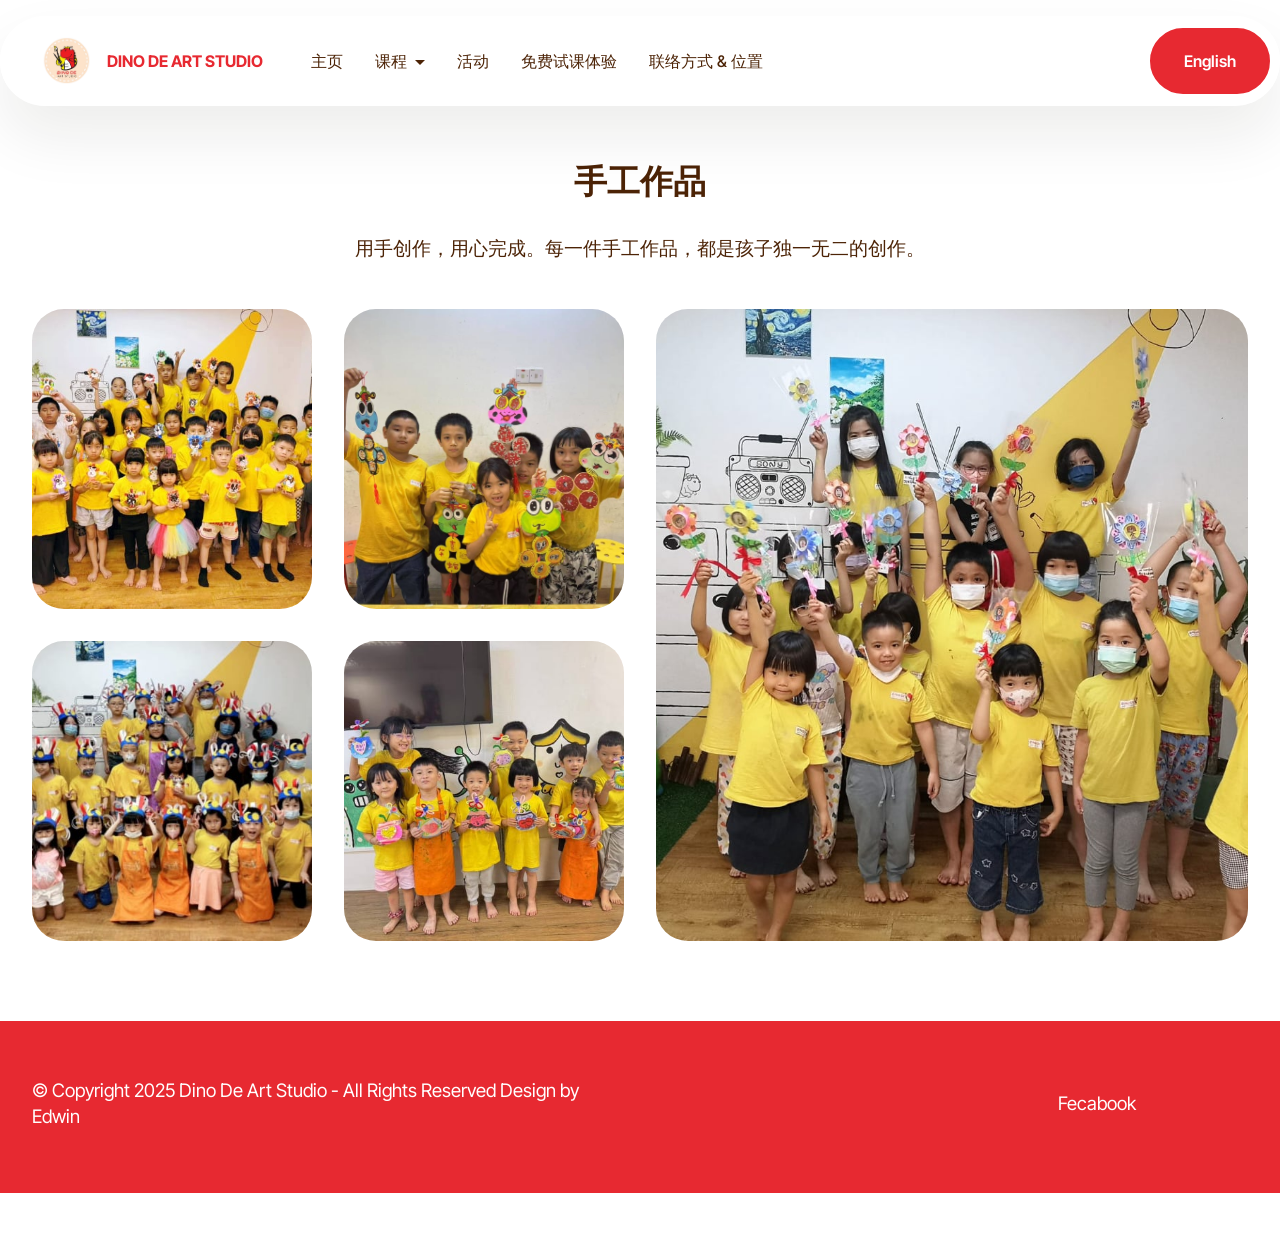
<file: page6.html>
<!DOCTYPE html>
<html  >
<head>
  <!-- Site made with Mobirise Website Builder v6.1.4, https://mobirise.com -->
  <meta charset="UTF-8">
  <meta http-equiv="X-UA-Compatible" content="IE=edge">
  <meta name="generator" content="Mobirise v6.1.4, mobirise.com">
  <meta name="viewport" content="width=device-width, initial-scale=1, minimum-scale=1">
  <link rel="shortcut icon" href="assets/images/dino-website-2.png" type="image/x-icon">
  <meta name="description" content="">
  
  
  <title>手工作品</title>
  <link rel="stylesheet" href="assets/web/assets/mobirise-icons2/mobirise2.css">
  <link rel="stylesheet" href="assets/bootstrap/css/bootstrap.min.css">
  <link rel="stylesheet" href="assets/animatecss/animate.css">
  <link rel="stylesheet" href="assets/dropdown/css/style.css">
  <link rel="stylesheet" href="assets/theme/css/style.css">
  <link rel="preload" href="https://fonts.googleapis.com/css?family=Inter+Tight:100,200,300,400,500,600,700,800,900,100i,200i,300i,400i,500i,600i,700i,800i,900i&display=swap" as="style" onload="this.onload=null;this.rel='stylesheet'">
  <noscript><link rel="stylesheet" href="https://fonts.googleapis.com/css?family=Inter+Tight:100,200,300,400,500,600,700,800,900,100i,200i,300i,400i,500i,600i,700i,800i,900i&display=swap"></noscript>
  <link rel="preload" as="style" href="assets/mobirise/css/mbr-additional.css?v=KxwJYG"><link rel="stylesheet" href="assets/mobirise/css/mbr-additional.css?v=KxwJYG" type="text/css">

  
  
  
</head>
<body>
  
  <section data-bs-version="5.1" class="menu menu1 cid-uYZW10Hkag" once="menu" id="menu01-30">
	

	<nav class="navbar navbar-dropdown navbar-fixed-top navbar-expand-lg">
		<div class="container">
			<div class="navbar-brand">
				<span class="navbar-logo">
					<a href="https://mobiri.se">
						<img src="assets/images/dino-website-2.png" alt="Mobirise Website Builder" style="height: 3rem;">
					</a>
				</span>
				<span class="navbar-caption-wrap"><a class="navbar-caption text-primary display-4">DINO DE ART STUDIO</a></span>
			</div>
			<button class="navbar-toggler" type="button" data-toggle="collapse" data-bs-toggle="collapse" data-target="#navbarSupportedContent" data-bs-target="#navbarSupportedContent" aria-controls="navbarNavAltMarkup" aria-expanded="false" aria-label="Toggle navigation">
				<div class="hamburger">
					<span></span>
					<span></span>
					<span></span>
					<span></span>
				</div>
			</button>
			<div class="collapse navbar-collapse" id="navbarSupportedContent">
				<ul class="navbar-nav nav-dropdown" data-app-modern-menu="true"><li class="nav-item">
						<a class="nav-link link text-warning display-4" href="index.html#header01-1l" aria-expanded="false">主页</a>
					</li><li class="nav-item dropdown"><a class="nav-link link text-warning dropdown-toggle display-4" href="index.html#features04-1" data-toggle="dropdown-submenu" data-bs-toggle="dropdown" data-bs-auto-close="outside" aria-expanded="false">课程</a><div class="dropdown-menu" aria-labelledby="dropdown-554"><a class="text-warning dropdown-item text-primary display-4" href="page2.html#image08-1p">儿童创意课程</a><a class="text-warning dropdown-item text-primary display-4" href="page3.html#image08-2u">绘画技巧课程</a><a class="text-warning dropdown-item text-primary display-4" href="page4.html#image08-2v">中学水彩写实课程</a><a class="text-warning dropdown-item text-primary display-4" href="page5.html#gallery05-2y">学生作品</a><a class="text-warning dropdown-item text-primary display-4" href="page6.html#gallery05-34">手工作品</a><a class="text-warning dropdown-item text-primary display-4" href="page7.html#gallery01-3g">美术比赛奖状</a></div></li>
					<li class="nav-item"><a class="nav-link link text-warning display-4" href="page8.html#gallery05-3v">活动</a></li><li class="nav-item"><a class="nav-link link text-warning display-4" href="index.html#image08-3z">免费试课体验 </a></li><li class="nav-item"><a class="nav-link link text-warning display-4" href="index.html#contacts03-40">联络方式 &amp; 位置 </a></li></ul>
				
				<div class="navbar-buttons mbr-section-btn"><a class="btn btn-primary display-4" href="https://edwin0119.github.io/dinodeartstudio-eng/">English</a></div>
			</div>
		</div>
	</nav>
</section>

<section data-bs-version="5.1" class="gallery05 cid-uYZW11tWJP" id="gallery05-34">
    

    
    
    <div class="container">
        <div class="row justify-content-center">
            <div class="col-md-12 content-head mb-5">
                <h1 class="mbr-section-title mbr-fonts-style mb-0 display-2">
                    <strong>手工作品</strong>
                </h1>
                <p class="mbr-text mbr-fonts-style mt-4 mb-0 display-7">
                    用手创作，用心完成。每一件手工作品，都是孩子独一无二的创作。</p>
            </div>
        </div>
        <div class="row justify-content-center  blockContent">
            <div class="col-12 col-lg-6">
                <div class="row">
                    <div class="col-xs-12 col-sm-12 col-md-6 col-lg-6 active">
                        <div class="item-wrapper">
                            <div class="item-img">
                                <img src="assets/images/e6898be5b7a53-596x447.jpg" alt="Mobirise Website Builder" title="" data-slide-to="0" data-bs-slide-to="0" class="smallImage">
                            </div>

                        </div>
                    </div>
                    <div class="col-md-6 col-xs-12 col-sm-12 col-lg-6">
                        <div class="item-wrapper">
                            <div class="item-img">
                                <img src="assets/images/e6898be5b7a55-596x795.jpg" alt="Mobirise Website Builder" title="" data-slide-to="1" data-bs-slide-to="1" class="smallImage">
                            </div>

                        </div>
                    </div>
                    <div class="col-xs-12 col-sm-12 col-md-6 col-lg-6">
                        <div class="item-wrapper">
                            <div class="item-img">
                                <img src="assets/images/e6898be5b7a57-596x391.jpg" alt="Mobirise Website Builder" title="" data-slide-to="2" data-bs-slide-to="2" class="smallImage">
                            </div>
                        </div>
                    </div>
                    <div class="col-xs-12 col-sm-12 col-md-6 col-lg-6">
                        <div class="item-wrapper">
                            <div class="item-img">
                                <img src="assets/images/e6898be5b7a54-596x447.jpg" alt="Mobirise Website Builder" title="" data-slide-to="3" data-bs-slide-to="3" class="smallImage">
                            </div>
                        </div>
                    </div>
                </div>
            </div>
            <div class="col-12 col-lg-6">
                <div class="item-wrapper">
                    <div class="item-img ">
                        <img class="w-100 largeImage" src="assets/images/e6898be5b7a58-1256x895.jpg" alt="Mobirise Website Builder" data-slide-to="3" data-bs-slide-to="3">
                    </div>

                </div>
            </div>
        </div>
    </div>
</section>

<section data-bs-version="5.1" class="footer2 cid-uZ02fi4xNs" once="footers" id="footer02-3x">
    

    
    

    <div class="container">
        <div class="row">
            <div class="col-12 col-lg-6 center mt-2 mb-3">
                <p class="mbr-fonts-style copyright mb-0 display-7">
                    © Copyright 2025 Dino De Art Studio - All Rights Reserved&nbsp;Design by Edwin</p>
            </div>
            <div class="col-12 col-lg-6 center">
                <div class="row-links mt-2 mb-3">
                    <ul class="row-links-soc">
                        
                        
                        
                        
                    <li class="row-links-soc-item mbr-fonts-style display-7">&nbsp;&nbsp;<a href="https://www.facebook.com/share/1CKaKnSpMi/" class="text-success" target="_blank">Fecabook</a></li><li class="row-links-soc-item mbr-fonts-style display-7"></li><li class="row-links-soc-item mbr-fonts-style display-7"></li><li class="row-links-soc-item mbr-fonts-style display-7"></li></ul>
                </div>
            </div>
        </div>
    </div>
</section><section class="display-7" style="padding: 0;align-items: center;justify-content: center;flex-wrap: wrap;    align-content: center;display: flex;position: relative;height: 4rem;"><a href="https://mobiri.se/4250549" style="flex: 1 1;height: 4rem;position: absolute;width: 100%;z-index: 1;"><img alt="" style="height: 4rem;" src="[data-uri]"></a><p style="margin: 0;text-align: center;" class="display-7">&#8204;</p><a style="z-index:1" href="https://mobirise.com/builder/ai-website-maker.html">Best AI Website Maker</a></section><script src="assets/bootstrap/js/bootstrap.bundle.min.js"></script>  <script src="assets/smoothscroll/smooth-scroll.js"></script>  <script src="assets/ytplayer/index.js"></script>  <script src="assets/dropdown/js/navbar-dropdown.js"></script>  <script src="assets/theme/js/script.js"></script>  
  
  
 <div id="scrollToTop" class="scrollToTop mbr-arrow-up"><a style="text-align: center;"><i class="mbr-arrow-up-icon mbr-arrow-up-icon-cm cm-icon cm-icon-smallarrow-up"></i></a></div>
    <input name="animation" type="hidden">
  </body>
</html>
</file>
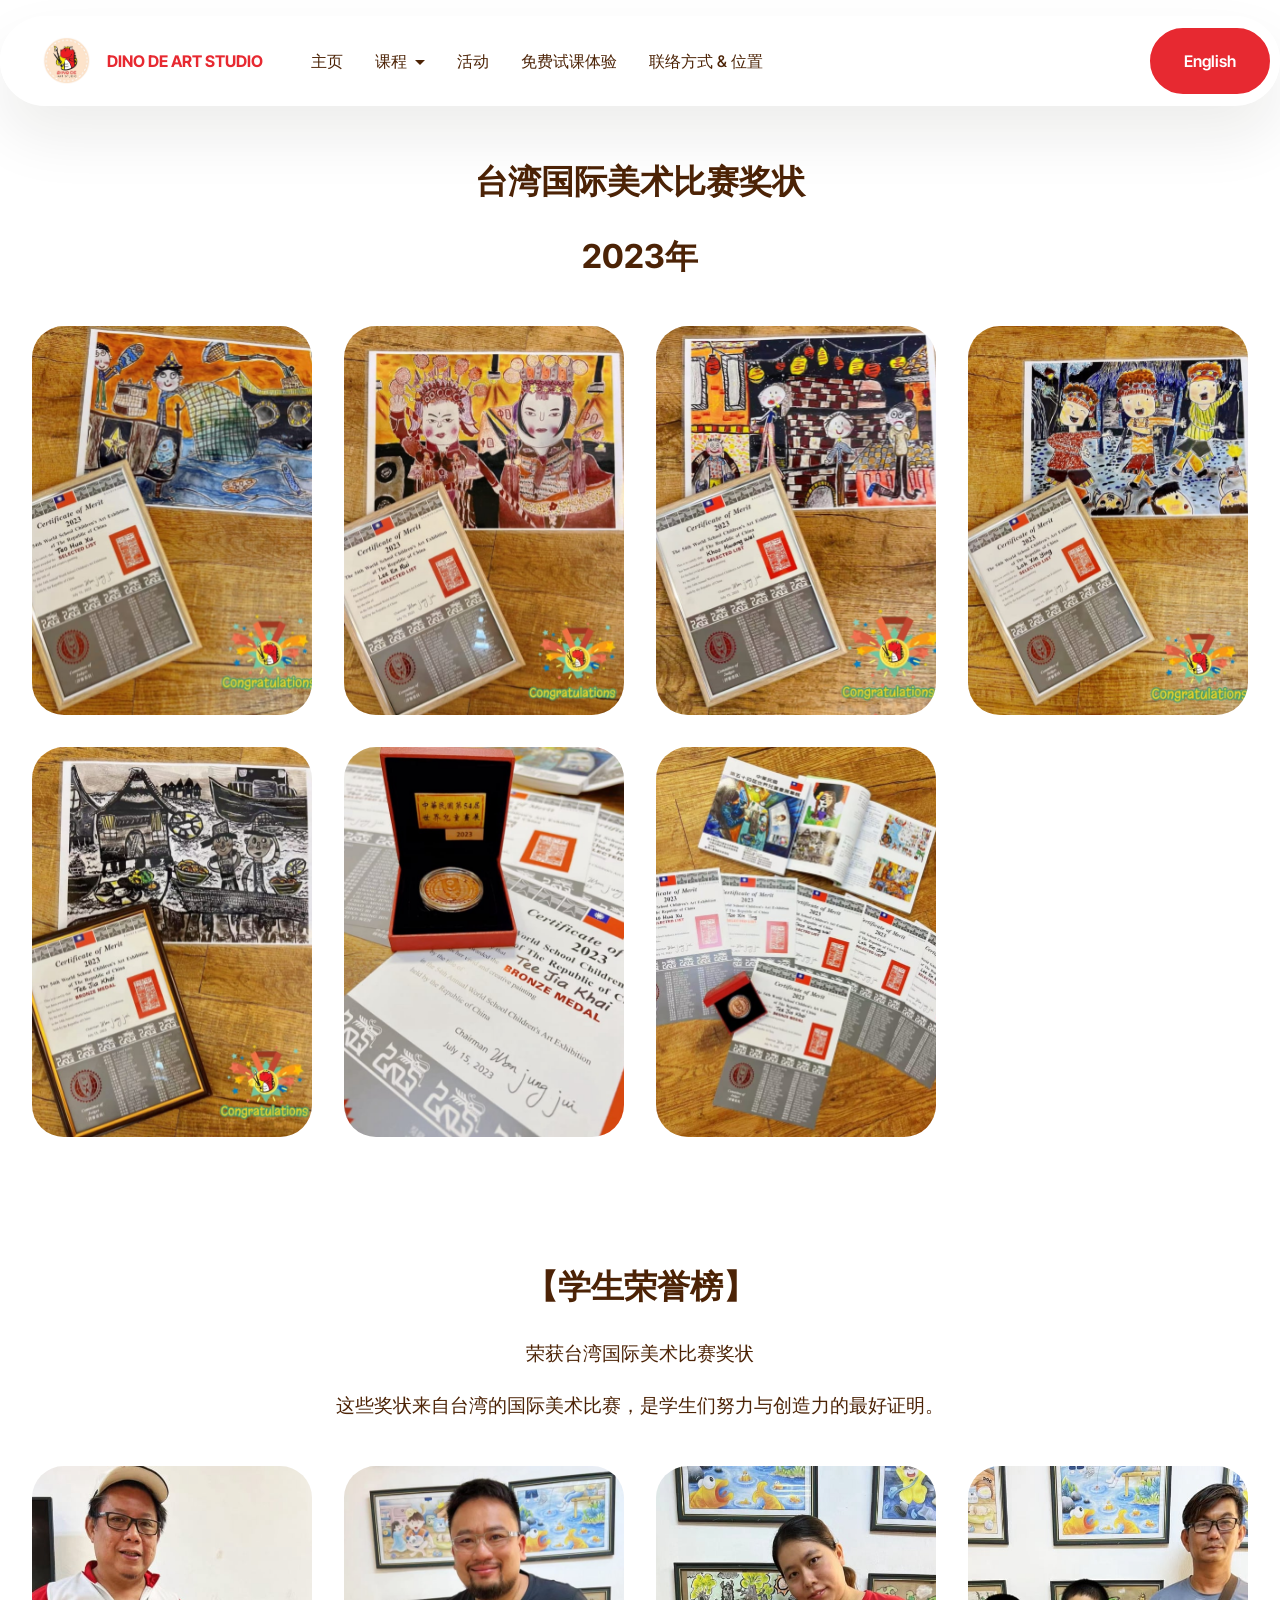
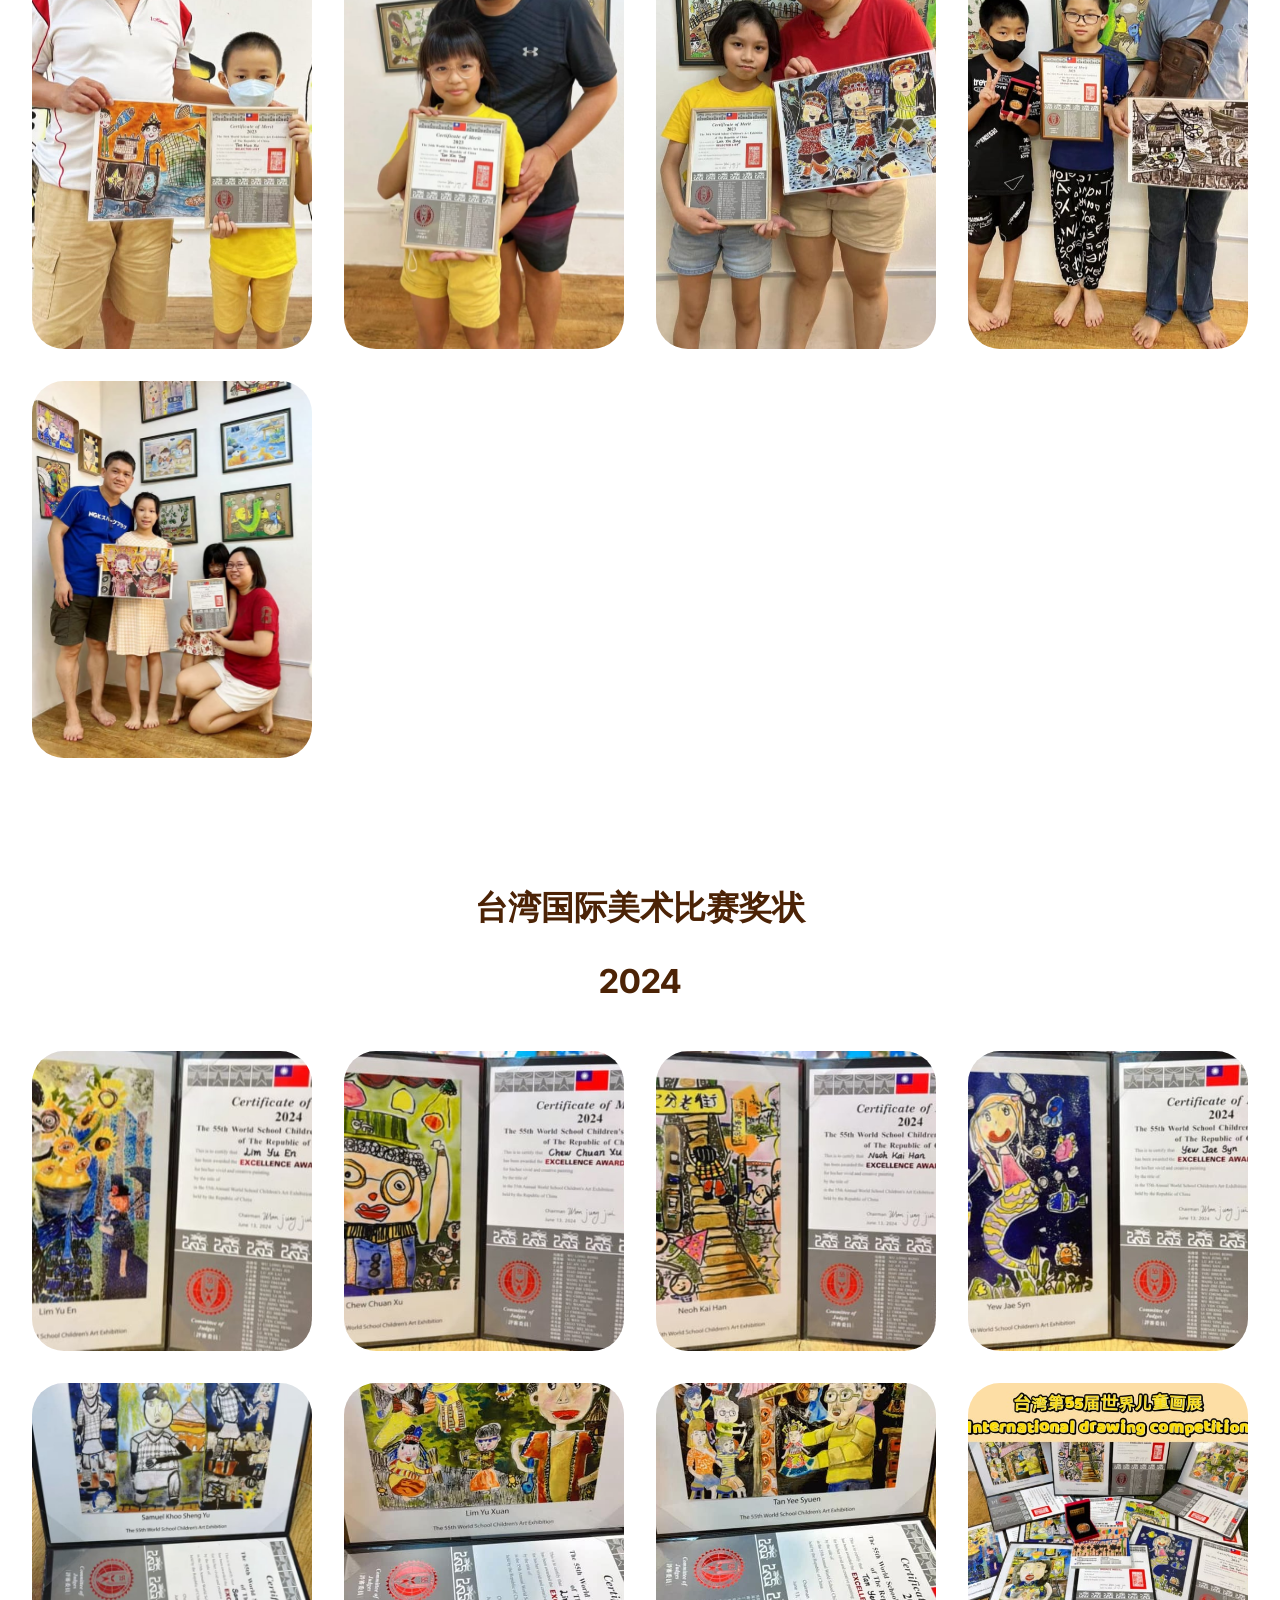
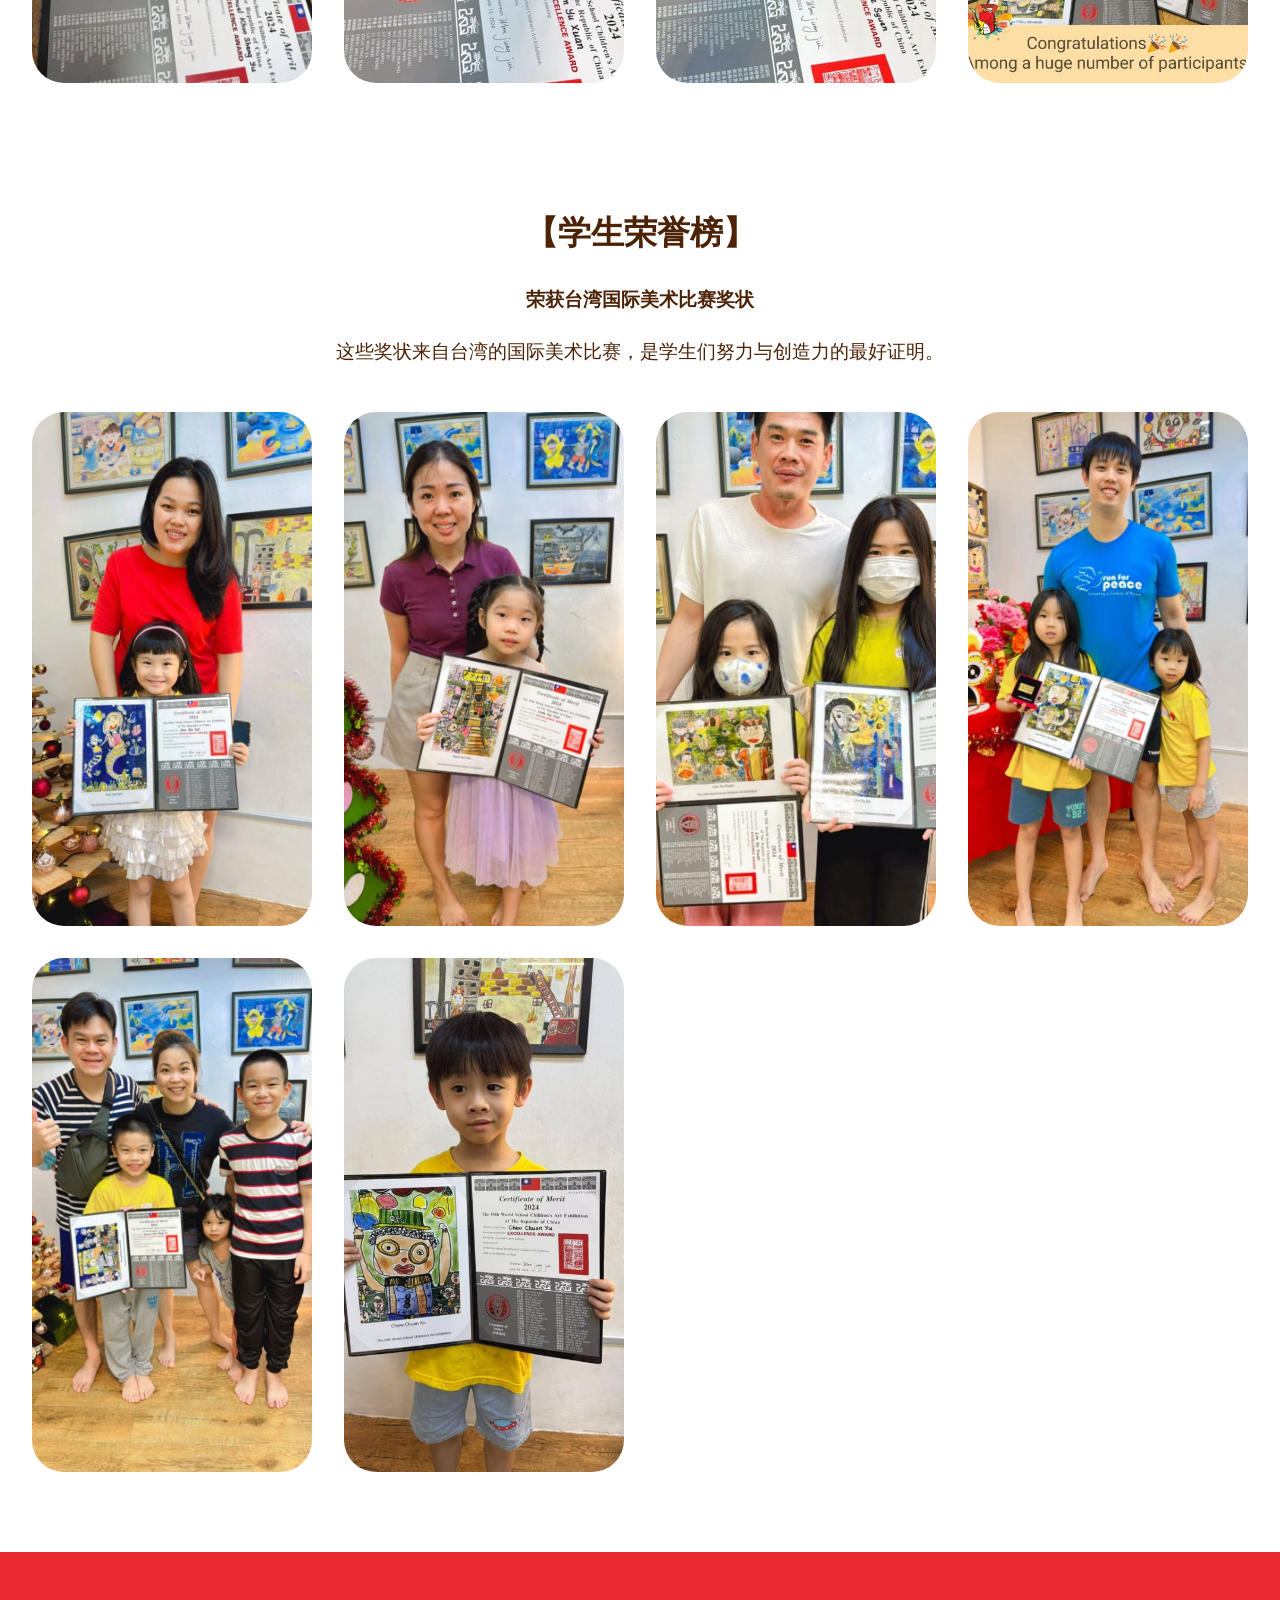
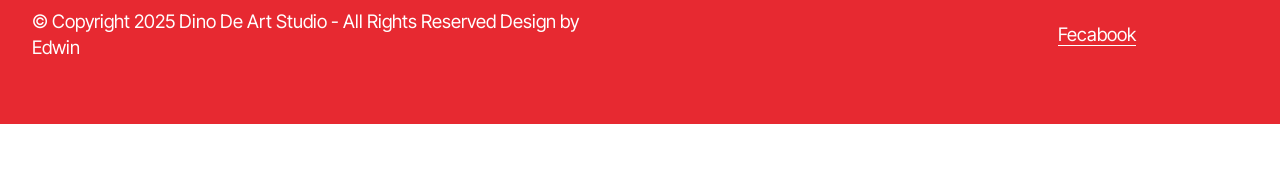
<file: page7.html>
<!DOCTYPE html>
<html  >
<head>
  <!-- Site made with Mobirise Website Builder v6.1.4, https://mobirise.com -->
  <meta charset="UTF-8">
  <meta http-equiv="X-UA-Compatible" content="IE=edge">
  <meta name="generator" content="Mobirise v6.1.4, mobirise.com">
  <meta name="viewport" content="width=device-width, initial-scale=1, minimum-scale=1">
  <link rel="shortcut icon" href="assets/images/dino-website-2.png" type="image/x-icon">
  <meta name="description" content="">
  
  
  <title>美术比赛奖状</title>
  <link rel="stylesheet" href="assets/web/assets/mobirise-icons2/mobirise2.css">
  <link rel="stylesheet" href="assets/bootstrap/css/bootstrap.min.css">
  <link rel="stylesheet" href="assets/animatecss/animate.css">
  <link rel="stylesheet" href="assets/dropdown/css/style.css">
  <link rel="stylesheet" href="assets/theme/css/style.css">
  <link rel="preload" href="https://fonts.googleapis.com/css?family=Inter+Tight:100,200,300,400,500,600,700,800,900,100i,200i,300i,400i,500i,600i,700i,800i,900i&display=swap" as="style" onload="this.onload=null;this.rel='stylesheet'">
  <noscript><link rel="stylesheet" href="https://fonts.googleapis.com/css?family=Inter+Tight:100,200,300,400,500,600,700,800,900,100i,200i,300i,400i,500i,600i,700i,800i,900i&display=swap"></noscript>
  <link rel="preload" as="style" href="assets/mobirise/css/mbr-additional.css?v=lKZ5TC"><link rel="stylesheet" href="assets/mobirise/css/mbr-additional.css?v=lKZ5TC" type="text/css">

  
  
  
</head>
<body>
  
  <section data-bs-version="5.1" class="menu menu1 cid-uYZWmeO2NM" once="menu" id="menu01-3b">
	

	<nav class="navbar navbar-dropdown navbar-fixed-top navbar-expand-lg">
		<div class="container">
			<div class="navbar-brand">
				<span class="navbar-logo">
					<a href="https://mobiri.se">
						<img src="assets/images/dino-website-2.png" alt="Mobirise Website Builder" style="height: 3rem;">
					</a>
				</span>
				<span class="navbar-caption-wrap"><a class="navbar-caption text-primary display-4">DINO DE ART STUDIO</a></span>
			</div>
			<button class="navbar-toggler" type="button" data-toggle="collapse" data-bs-toggle="collapse" data-target="#navbarSupportedContent" data-bs-target="#navbarSupportedContent" aria-controls="navbarNavAltMarkup" aria-expanded="false" aria-label="Toggle navigation">
				<div class="hamburger">
					<span></span>
					<span></span>
					<span></span>
					<span></span>
				</div>
			</button>
			<div class="collapse navbar-collapse" id="navbarSupportedContent">
				<ul class="navbar-nav nav-dropdown" data-app-modern-menu="true"><li class="nav-item">
						<a class="nav-link link text-warning display-4" href="index.html#header01-1l" aria-expanded="false">主页</a>
					</li><li class="nav-item dropdown"><a class="nav-link link text-warning dropdown-toggle display-4" href="index.html#features04-1" data-toggle="dropdown-submenu" data-bs-toggle="dropdown" data-bs-auto-close="outside" aria-expanded="false">课程</a><div class="dropdown-menu" aria-labelledby="dropdown-554"><a class="text-warning dropdown-item text-primary display-4" href="page2.html#image08-1p">儿童创意课程</a><a class="text-warning dropdown-item text-primary display-4" href="page3.html#image08-2u">绘画技巧课程</a><a class="text-warning dropdown-item text-primary display-4" href="page4.html#image08-2v">中学水彩写实课程</a><a class="text-warning dropdown-item text-primary display-4" href="page5.html#gallery05-2y">学生作品</a><a class="text-warning dropdown-item text-primary display-4" href="page6.html#gallery05-34">手工作品</a><a class="text-warning dropdown-item text-primary display-4" href="page7.html#gallery01-3g">美术比赛奖状</a></div></li>
					<li class="nav-item"><a class="nav-link link text-warning display-4" href="page8.html#gallery05-3v">活动</a></li><li class="nav-item"><a class="nav-link link text-warning display-4" href="index.html#image08-3z">免费试课体验 </a></li><li class="nav-item"><a class="nav-link link text-warning display-4" href="index.html#contacts03-40">联络方式 &amp; 位置 </a></li></ul>
				
				<div class="navbar-buttons mbr-section-btn"><a class="btn btn-primary display-4" href="https://edwin0119.github.io/dinodeartstudio-eng/">English</a></div>
			</div>
		</div>
	</nav>
</section>

<section data-bs-version="5.1" class="gallery1 mbr-gallery cid-uYZWmgxzu5" id="gallery01-3g">
    
    

    <div class="container-fluid">
        <div class="row justify-content-center">
            <div class="col-12 content-head">
                <div class="mb-5">
                    <h3 class="mbr-section-title mbr-fonts-style align-center m-0 display-2"><strong>台湾国际美术比赛奖状</strong></h3>
                    <h4 class="mbr-section-subtitle mbr-fonts-style align-center mb-0 mt-4 display-2"><strong>2023年</strong><br></h4>
                </div>
            </div>
        </div>
        
        <div class="row mbr-gallery">
            <div class="col-12 col-md-6 col-lg-3 item gallery-image">
                <div class="item-wrapper mb-3" data-toggle="modal" data-bs-toggle="modal" data-target="#uZ6OPxuFDs-modal" data-bs-target="#uZ6OPxuFDs-modal">
                    <img class="w-100" src="assets/images/e58fb0e6b9be1-646x781.jpg" alt="Mobirise Website Builder" data-slide-to="0" data-bs-slide-to="0" data-target="#lb-uZ6OPxuFDs" data-bs-target="#lb-uZ6OPxuFDs">
                    <div class="icon-wrapper">
                        <span class="mobi-mbri mobi-mbri-search mbr-iconfont mbr-iconfont-btn"></span>
                    </div>
                </div>
                
            </div>
            <div class="col-12 col-md-6 col-lg-3 item gallery-image">
                <div class="item-wrapper mb-3" data-toggle="modal" data-bs-toggle="modal" data-target="#uZ6OPxuFDs-modal" data-bs-target="#uZ6OPxuFDs-modal">
                    <img class="w-100" src="assets/images/e58fb0e6b9be2-646x862.jpg" alt="Mobirise Website Builder" data-slide-to="1" data-bs-slide-to="1" data-target="#lb-uZ6OPxuFDs" data-bs-target="#lb-uZ6OPxuFDs">
                    <div class="icon-wrapper">
                        <span class="mobi-mbri mobi-mbri-search mbr-iconfont mbr-iconfont-btn"></span>
                    </div>
                </div>
                
            </div>
            <div class="col-12 col-md-6 col-lg-3 item gallery-image">
                <div class="item-wrapper mb-3" data-toggle="modal" data-bs-toggle="modal" data-target="#uZ6OPxuFDs-modal" data-bs-target="#uZ6OPxuFDs-modal">
                    <img class="w-100" src="assets/images/e58fb0e6b9be3-646x836.jpg" alt="Mobirise Website Builder" data-slide-to="2" data-bs-slide-to="2" data-target="#lb-uZ6OPxuFDs" data-bs-target="#lb-uZ6OPxuFDs">
                    <div class="icon-wrapper">
                        <span class="mobi-mbri mobi-mbri-search mbr-iconfont mbr-iconfont-btn"></span>
                    </div>
                </div>
                
            </div>
            <div class="col-12 col-md-6 col-lg-3 item gallery-image">
                <div class="item-wrapper mb-3" data-toggle="modal" data-bs-toggle="modal" data-target="#uZ6OPxuFDs-modal" data-bs-target="#uZ6OPxuFDs-modal">
                    <img class="w-100" src="assets/images/e58fb0e6b9be4-646x862.jpg" alt="Mobirise Website Builder" data-slide-to="3" data-bs-slide-to="3" data-target="#lb-uZ6OPxuFDs" data-bs-target="#lb-uZ6OPxuFDs">
                    <div class="icon-wrapper">
                        <span class="mobi-mbri mobi-mbri-search mbr-iconfont mbr-iconfont-btn"></span>
                    </div>
                </div>
                
            </div>
            <div class="col-12 col-md-6 col-lg-3 item gallery-image">
                <div class="item-wrapper mb-3" data-toggle="modal" data-bs-toggle="modal" data-target="#uZ6OPxuFDs-modal" data-bs-target="#uZ6OPxuFDs-modal">
                    <img class="w-100" src="assets/images/e58fb0e6b9be5-646x862.jpg" alt="Mobirise Website Builder" data-slide-to="4" data-bs-slide-to="4" data-target="#lb-uZ6OPxuFDs" data-bs-target="#lb-uZ6OPxuFDs">
                    <div class="icon-wrapper">
                        <span class="mobi-mbri mobi-mbri-search mbr-iconfont mbr-iconfont-btn"></span>
                    </div>
                </div>
                
            </div>
            <div class="col-12 col-md-6 col-lg-3 item gallery-image">
                <div class="item-wrapper mb-3" data-toggle="modal" data-bs-toggle="modal" data-target="#uZ6OPxuFDs-modal" data-bs-target="#uZ6OPxuFDs-modal">
                    <img class="w-100" src="assets/images/e58fb0e6b9be6-646x862.jpg" alt="Mobirise Website Builder" data-slide-to="5" data-bs-slide-to="5" data-target="#lb-uZ6OPxuFDs" data-bs-target="#lb-uZ6OPxuFDs">
                    <div class="icon-wrapper">
                        <span class="mobi-mbri mobi-mbri-search mbr-iconfont mbr-iconfont-btn"></span>
                    </div>
                </div>
                
            </div>
            <div class="col-12 col-md-6 col-lg-3 item gallery-image">
                <div class="item-wrapper mb-3" data-toggle="modal" data-bs-toggle="modal" data-target="#uZ6OPxuFDs-modal" data-bs-target="#uZ6OPxuFDs-modal">
                    <img class="w-100" src="assets/images/e58fb0e6b9be8-646x783.jpg" alt="Mobirise Website Builder" data-slide-to="6" data-bs-slide-to="6" data-target="#lb-uZ6OPxuFDs" data-bs-target="#lb-uZ6OPxuFDs">
                    <div class="icon-wrapper">
                        <span class="mobi-mbri mobi-mbri-search mbr-iconfont mbr-iconfont-btn"></span>
                    </div>
                </div>
                
            </div>
            
        </div>

        <div class="modal mbr-slider" tabindex="-1" role="dialog" aria-hidden="true" id="uZ6OPxuFDs-modal">
            <div class="modal-dialog" role="document">
                <div class="modal-content">
                    <div class="modal-body">
                        <div class="carousel slide" data-pause="false" data-bs-pause="false" id="lb-uZ6OPxuFDs" data-interval="5000" data-bs-interval="5000">
                            <div class="carousel-inner">
                                <div class="carousel-item active">
                                    <img class="d-block w-100" src="assets/images/e58fb0e6b9be1-646x781.jpg" alt="Mobirise Website Builder">
                                </div>
                                <div class="carousel-item">
                                    <img class="d-block w-100" src="assets/images/e58fb0e6b9be2-646x862.jpg" alt="Mobirise Website Builder">
                                </div>
                                <div class="carousel-item">
                                    <img class="d-block w-100" src="assets/images/e58fb0e6b9be3-646x836.jpg" alt="Mobirise Website Builder">
                                </div>
                                <div class="carousel-item">
                                    <img class="d-block w-100" src="assets/images/e58fb0e6b9be4-646x862.jpg" alt="Mobirise Website Builder">
                                </div>
                                <div class="carousel-item">
                                    <img class="d-block w-100" src="assets/images/e58fb0e6b9be5-646x862.jpg" alt="Mobirise Website Builder">
                                </div>
                                <div class="carousel-item">
                                    <img class="d-block w-100" src="assets/images/e58fb0e6b9be6-646x862.jpg" alt="Mobirise Website Builder">
                                </div>
                                <div class="carousel-item">
                                    <img class="d-block w-100" src="assets/images/e58fb0e6b9be8-646x783.jpg" alt="Mobirise Website Builder">
                                </div>
                                
                            </div>
                            <ol class="carousel-indicators">
                                <li data-slide-to="0" data-bs-slide-to="0" class="active" data-target="#lb-uZ6OPxuFDs" data-bs-target="#lb-uZ6OPxuFDs"></li>
                                <li data-slide-to="1" data-bs-slide-to="1" data-target="#lb-uZ6OPxuFDs" data-bs-target="#lb-uZ6OPxuFDs"></li>
                                <li data-slide-to="2" data-bs-slide-to="2" data-target="#lb-uZ6OPxuFDs" data-bs-target="#lb-uZ6OPxuFDs"></li>
                                <li data-slide-to="3" data-bs-slide-to="3" data-target="#lb-uZ6OPxuFDs" data-bs-target="#lb-uZ6OPxuFDs"></li>
                                <li data-slide-to="4" data-bs-slide-to="4" data-target="#lb-uZ6OPxuFDs" data-bs-target="#lb-uZ6OPxuFDs"></li>
                                <li data-slide-to="5" data-bs-slide-to="5" data-target="#lb-uZ6OPxuFDs" data-bs-target="#lb-uZ6OPxuFDs"></li>
                                <li data-slide-to="6" data-bs-slide-to="6" data-target="#lb-uZ6OPxuFDs" data-bs-target="#lb-uZ6OPxuFDs"></li>
                                
                            </ol>
                            <a role="button" href="" class="close" data-dismiss="modal" data-bs-dismiss="modal" aria-label="Close">
                            </a>
                            <a class="carousel-control-prev carousel-control" role="button" data-slide="prev" data-bs-slide="prev" href="#lb-uZ6OPxuFDs">
                                <span class="mobi-mbri mobi-mbri-arrow-prev" aria-hidden="true"></span>
                                <span class="sr-only visually-hidden">Previous</span>
                            </a>
                            <a class="carousel-control-next carousel-control" role="button" data-slide="next" data-bs-slide="next" href="#lb-uZ6OPxuFDs">
                                <span class="mobi-mbri mobi-mbri-arrow-next" aria-hidden="true"></span>
                                <span class="sr-only visually-hidden">Next</span>
                            </a>
                        </div>
                    </div>
                </div>
            </div>
        </div>
    </div>
</section>

<section data-bs-version="5.1" class="gallery1 mbr-gallery cid-uYZWmgPFdm" id="gallery01-3h">
    
    

    <div class="container-fluid">
        <div class="row justify-content-center">
            <div class="col-12 content-head">
                <div class="mb-5">
                    <h3 class="mbr-section-title mbr-fonts-style align-center m-0 display-2"><strong>【学生荣誉榜】</strong></h3>
                    <h4 class="mbr-section-subtitle mbr-fonts-style align-center mb-0 mt-4 display-7">荣获台湾国际美术比赛奖状<br><br>这些奖状来自台湾的国际美术比赛，是学生们努力与创造力的最好证明。</h4>
                </div>
            </div>
        </div>
        
        <div class="row mbr-gallery">
            <div class="col-12 col-md-6 col-lg-3 item gallery-image active">
                <div class="item-wrapper mb-3" data-toggle="modal" data-bs-toggle="modal" data-target="#uZ6OPyfbAZ-modal" data-bs-target="#uZ6OPyfbAZ-modal">
                    <img class="w-100" src="assets/images/e58fb0e6b9bee6af94e8b59b-646x857.jpg" alt="Mobirise Website Builder" data-slide-to="0" data-bs-slide-to="0" data-target="#lb-uZ6OPyfbAZ" data-bs-target="#lb-uZ6OPyfbAZ">
                    <div class="icon-wrapper">
                        <span class="mobi-mbri mobi-mbri-search mbr-iconfont mbr-iconfont-btn"></span>
                    </div>
                </div>
                
            </div><div class="col-12 col-md-6 col-lg-3 item gallery-image">
                <div class="item-wrapper mb-3" data-toggle="modal" data-bs-toggle="modal" data-target="#uZ6OPyfbAZ-modal" data-bs-target="#uZ6OPyfbAZ-modal">
                    <img class="w-100" src="assets/images/e58fb0e6b9bee6af94e8b59b1-646x1076.jpg" alt="Mobirise Website Builder" data-slide-to="1" data-bs-slide-to="1" data-target="#lb-uZ6OPyfbAZ" data-bs-target="#lb-uZ6OPyfbAZ">
                    <div class="icon-wrapper">
                        <span class="mobi-mbri mobi-mbri-search mbr-iconfont mbr-iconfont-btn"></span>
                    </div>
                </div>
                
            </div><div class="col-12 col-md-6 col-lg-3 item gallery-image">
                <div class="item-wrapper mb-3" data-toggle="modal" data-bs-toggle="modal" data-target="#uZ6OPyfbAZ-modal" data-bs-target="#uZ6OPyfbAZ-modal">
                    <img class="w-100" src="assets/images/e58fb0e6b9bee6af94e8b59b2-646x862.jpg" alt="Mobirise Website Builder" data-slide-to="2" data-bs-slide-to="2" data-target="#lb-uZ6OPyfbAZ" data-bs-target="#lb-uZ6OPyfbAZ">
                    <div class="icon-wrapper">
                        <span class="mobi-mbri mobi-mbri-search mbr-iconfont mbr-iconfont-btn"></span>
                    </div>
                </div>
                
            </div><div class="col-12 col-md-6 col-lg-3 item gallery-image">
                <div class="item-wrapper mb-3" data-toggle="modal" data-bs-toggle="modal" data-target="#uZ6OPyfbAZ-modal" data-bs-target="#uZ6OPyfbAZ-modal">
                    <img class="w-100" src="assets/images/e58fb0e6b9bee6af94e8b59b3-646x862.jpg" alt="Mobirise Website Builder" data-slide-to="3" data-bs-slide-to="3" data-target="#lb-uZ6OPyfbAZ" data-bs-target="#lb-uZ6OPyfbAZ">
                    <div class="icon-wrapper">
                        <span class="mobi-mbri mobi-mbri-search mbr-iconfont mbr-iconfont-btn"></span>
                    </div>
                </div>
                
            </div><div class="col-12 col-md-6 col-lg-3 item gallery-image">
                <div class="item-wrapper mb-3" data-toggle="modal" data-bs-toggle="modal" data-target="#uZ6OPyfbAZ-modal" data-bs-target="#uZ6OPyfbAZ-modal">
                    <img class="w-100" src="assets/images/e58fb0e6b9bee6af94e8b59b4-646x833.jpg" alt="Mobirise Website Builder" data-slide-to="4" data-bs-slide-to="4" data-target="#lb-uZ6OPyfbAZ" data-bs-target="#lb-uZ6OPyfbAZ">
                    <div class="icon-wrapper">
                        <span class="mobi-mbri mobi-mbri-search mbr-iconfont mbr-iconfont-btn"></span>
                    </div>
                </div>
                
            </div>
            
            
            
            
            
            
            
        </div>

        <div class="modal mbr-slider" tabindex="-1" role="dialog" aria-hidden="true" id="uZ6OPyfbAZ-modal">
            <div class="modal-dialog" role="document">
                <div class="modal-content">
                    <div class="modal-body">
                        <div class="carousel slide" data-pause="false" data-bs-pause="false" id="lb-uZ6OPyfbAZ" data-interval="5000" data-bs-interval="5000">
                            <div class="carousel-inner">
                                <div class="carousel-item active">
                                    <img class="d-block w-100" src="assets/images/e58fb0e6b9bee6af94e8b59b-646x857.jpg" alt="Mobirise Website Builder">
                                </div><div class="carousel-item">
                                    <img class="d-block w-100" src="assets/images/e58fb0e6b9bee6af94e8b59b1-646x1076.jpg" alt="Mobirise Website Builder">
                                </div><div class="carousel-item">
                                    <img class="d-block w-100" src="assets/images/e58fb0e6b9bee6af94e8b59b2-646x862.jpg" alt="Mobirise Website Builder">
                                </div><div class="carousel-item">
                                    <img class="d-block w-100" src="assets/images/e58fb0e6b9bee6af94e8b59b3-646x862.jpg" alt="Mobirise Website Builder">
                                </div><div class="carousel-item">
                                    <img class="d-block w-100" src="assets/images/e58fb0e6b9bee6af94e8b59b4-646x833.jpg" alt="Mobirise Website Builder">
                                </div>
                                
                                
                                
                                
                                
                                
                                
                            </div>
                            <ol class="carousel-indicators">
                                <li data-slide-to="0" data-bs-slide-to="0" class="active" data-target="#lb-uZ6OPyfbAZ" data-bs-target="#lb-uZ6OPyfbAZ"></li>
                                <li data-slide-to="1" data-bs-slide-to="1" data-target="#lb-uZ6OPyfbAZ" data-bs-target="#lb-uZ6OPyfbAZ"></li>
                                <li data-slide-to="2" data-bs-slide-to="2" data-target="#lb-uZ6OPyfbAZ" data-bs-target="#lb-uZ6OPyfbAZ"></li>
                                <li data-slide-to="3" data-bs-slide-to="3" data-target="#lb-uZ6OPyfbAZ" data-bs-target="#lb-uZ6OPyfbAZ"></li>
                                <li data-slide-to="4" data-bs-slide-to="4" data-target="#lb-uZ6OPyfbAZ" data-bs-target="#lb-uZ6OPyfbAZ"></li>
                                
                                
                                
                            </ol>
                            <a role="button" href="" class="close" data-dismiss="modal" data-bs-dismiss="modal" aria-label="Close">
                            </a>
                            <a class="carousel-control-prev carousel-control" role="button" data-slide="prev" data-bs-slide="prev" href="#lb-uZ6OPyfbAZ">
                                <span class="mobi-mbri mobi-mbri-arrow-prev" aria-hidden="true"></span>
                                <span class="sr-only visually-hidden">Previous</span>
                            </a>
                            <a class="carousel-control-next carousel-control" role="button" data-slide="next" data-bs-slide="next" href="#lb-uZ6OPyfbAZ">
                                <span class="mobi-mbri mobi-mbri-arrow-next" aria-hidden="true"></span>
                                <span class="sr-only visually-hidden">Next</span>
                            </a>
                        </div>
                    </div>
                </div>
            </div>
        </div>
    </div>
</section>

<section data-bs-version="5.1" class="gallery06 cid-uYZWmhhNcU" id="gallery06-3i">
    
    
    <div class="container-fluid">
        <div class="row justify-content-center">
            <div class="col-12 content-head">
                <div class="mbr-section-head mb-5">
                    <h4 class="mbr-section-title mbr-fonts-style align-center mb-0 display-2"><strong>台湾国际美术比赛奖状</strong><br></h4>
                    <h5 class="mbr-section-subtitle mbr-fonts-style align-center mb-0 mt-4 display-2"><strong>
                        2024</strong></h5>
                </div>
            </div>
        </div>
        <div class="row">
            <div class="item features-image col-12 col-md-6 col-lg-3 active">
                <div class="item-wrapper">
                    <div class="item-img">
                        <img src="assets/images/484402215-614518861458488-3138932202562430106-n-596x369.jpeg" alt="Mobirise Website Builder" title="" data-slide-to="0" data-bs-slide-to="0">
                    </div>
                </div>
            </div>
            <div class="item features-image col-12 col-md-6 col-lg-3">
                <div class="item-wrapper">
                    <div class="item-img">
                        <img src="assets/images/484416481-614518801458494-5935821004092940293-n-596x397.jpg" alt="Mobirise Website Builder" title="" data-slide-to="1" data-bs-slide-to="1">
                    </div>
                </div>
            </div>
            <div class="item features-image col-12 col-md-6 col-lg-3">
                <div class="item-wrapper">
                    <div class="item-img">
                        <img src="assets/images/484690423-614518771458497-1379328770314160308-n-596x385.jpg" alt="Mobirise Website Builder" title="" data-slide-to="2" data-bs-slide-to="2">
                    </div>
                </div>
            </div>
            <div class="item features-image col-12 col-md-6 col-lg-3">
                <div class="item-wrapper">
                    <div class="item-img">
                        <img src="assets/images/484900155-614518874791820-3747122208590778275-n-596x397.jpg" alt="Mobirise Website Builder" title="" data-slide-to="3" data-bs-slide-to="3">
                    </div>
                </div>
            </div>
            <div class="item features-image col-12 col-md-6 col-lg-3">
                <div class="item-wrapper">
                    <div class="item-img">
                        <img src="assets/images/484637888-614518598125181-2200314466550781274-n-596x795.jpeg" alt="Mobirise Website Builder" title="" data-slide-to="4" data-bs-slide-to="4">
                    </div>
                </div>
            </div>
            <div class="item features-image col-12 col-md-6 col-lg-3">
                <div class="item-wrapper">
                    <div class="item-img">
                        <img src="assets/images/484856676-614518671458507-6787278725716623033-n-540x960.jpeg" alt="Mobirise Website Builder" title="" data-slide-to="5" data-bs-slide-to="5">
                    </div>
                </div>
            </div>
            <div class="item features-image col-12 col-md-6 col-lg-3">
                <div class="item-wrapper">
                    <div class="item-img">
                        <img src="assets/images/484897912-614518588125182-2990492515305412239-n-540x960.jpeg" alt="Mobirise Website Builder" title="" data-slide-to="6" data-bs-slide-to="6">
                    </div>
                </div>
            </div>
            <div class="item features-image col-12 col-md-6 col-lg-3">
                <div class="item-wrapper">
                    <div class="item-img">
                        <img src="assets/images/484495587-614518474791860-3711142994640685568-n-596x550.jpg" alt="Mobirise Website Builder" title="" data-slide-to="7" data-bs-slide-to="7">
                    </div>
                </div>
            </div>

        </div>
        
    </div>
</section>

<section data-bs-version="5.1" class="gallery1 mbr-gallery cid-uYZWmhteEE" id="gallery01-3j">
    
    

    <div class="container-fluid">
        <div class="row justify-content-center">
            <div class="col-12 content-head">
                <div class="mb-5">
                    <h3 class="mbr-section-title mbr-fonts-style align-center m-0 display-2"><strong>【学生荣誉榜】</strong></h3>
                    <h4 class="mbr-section-subtitle mbr-fonts-style align-center mb-0 mt-4 display-7"><strong>荣获台湾国际美术比赛奖状</strong><br><br>这些奖状来自台湾的国际美术比赛，是学生们努力与创造力的最好证明。</h4>
                </div>
            </div>
        </div>
        
        <div class="row mbr-gallery">
            <div class="col-12 col-md-6 col-lg-3 item gallery-image">
                <div class="item-wrapper mb-3" data-toggle="modal" data-bs-toggle="modal" data-target="#uZ6OPzakKK-modal" data-bs-target="#uZ6OPzakKK-modal">
                    <img class="w-100" src="assets/images/484313007-614575308119510-8837934875248543832-n-646x1149.jpg" alt="Mobirise Website Builder" data-slide-to="0" data-bs-slide-to="0" data-target="#lb-uZ6OPzakKK" data-bs-target="#lb-uZ6OPzakKK">
                    <div class="icon-wrapper">
                        <span class="mobi-mbri mobi-mbri-search mbr-iconfont mbr-iconfont-btn"></span>
                    </div>
                </div>
                
            </div>
            <div class="col-12 col-md-6 col-lg-3 item gallery-image">
                <div class="item-wrapper mb-3" data-toggle="modal" data-bs-toggle="modal" data-target="#uZ6OPzakKK-modal" data-bs-target="#uZ6OPzakKK-modal">
                    <img class="w-100" src="assets/images/483065104-614575088119532-957465936728936608-n-646x1148.jpg" alt="Mobirise Website Builder" data-slide-to="1" data-bs-slide-to="1" data-target="#lb-uZ6OPzakKK" data-bs-target="#lb-uZ6OPzakKK">
                    <div class="icon-wrapper">
                        <span class="mobi-mbri mobi-mbri-search mbr-iconfont mbr-iconfont-btn"></span>
                    </div>
                </div>
                
            </div>
            <div class="col-12 col-md-6 col-lg-3 item gallery-image">
                <div class="item-wrapper mb-3" data-toggle="modal" data-bs-toggle="modal" data-target="#uZ6OPzakKK-modal" data-bs-target="#uZ6OPzakKK-modal">
                    <img class="w-100" src="assets/images/484318147-614574894786218-944342235722282955-n-1-646x1148.jpeg" alt="Mobirise Website Builder" data-slide-to="2" data-bs-slide-to="2" data-target="#lb-uZ6OPzakKK" data-bs-target="#lb-uZ6OPzakKK">
                    <div class="icon-wrapper">
                        <span class="mobi-mbri mobi-mbri-search mbr-iconfont mbr-iconfont-btn"></span>
                    </div>
                </div>
                
            </div>
            <div class="col-12 col-md-6 col-lg-3 item gallery-image">
                <div class="item-wrapper mb-3" data-toggle="modal" data-bs-toggle="modal" data-target="#uZ6OPzakKK-modal" data-bs-target="#uZ6OPzakKK-modal">
                    <img class="w-100" src="assets/images/484357487-614575064786201-6081497305829865138-n-646x1149.jpg" alt="Mobirise Website Builder" data-slide-to="3" data-bs-slide-to="3" data-target="#lb-uZ6OPzakKK" data-bs-target="#lb-uZ6OPzakKK">
                    <div class="icon-wrapper">
                        <span class="mobi-mbri mobi-mbri-search mbr-iconfont mbr-iconfont-btn"></span>
                    </div>
                </div>
                
            </div>
            <div class="col-12 col-md-6 col-lg-3 item gallery-image">
                <div class="item-wrapper mb-3" data-toggle="modal" data-bs-toggle="modal" data-target="#uZ6OPzakKK-modal" data-bs-target="#uZ6OPzakKK-modal">
                    <img class="w-100" src="assets/images/485090589-614575118119529-5826634029442170527-n-646x1148.jpg" alt="Mobirise Website Builder" data-slide-to="4" data-bs-slide-to="4" data-target="#lb-uZ6OPzakKK" data-bs-target="#lb-uZ6OPzakKK">
                    <div class="icon-wrapper">
                        <span class="mobi-mbri mobi-mbri-search mbr-iconfont mbr-iconfont-btn"></span>
                    </div>
                </div>
                
            </div>
            <div class="col-12 col-md-6 col-lg-3 item gallery-image">
                <div class="item-wrapper mb-3" data-toggle="modal" data-bs-toggle="modal" data-target="#uZ6OPzakKK-modal" data-bs-target="#uZ6OPzakKK-modal">
                    <img class="w-100" src="assets/images/484844198-614575084786199-9013513991326851808-n-646x862.jpg" alt="Mobirise Website Builder" data-slide-to="5" data-bs-slide-to="5" data-target="#lb-uZ6OPzakKK" data-bs-target="#lb-uZ6OPzakKK">
                    <div class="icon-wrapper">
                        <span class="mobi-mbri mobi-mbri-search mbr-iconfont mbr-iconfont-btn"></span>
                    </div>
                </div>
                
            </div>
            
            
        </div>

        <div class="modal mbr-slider" tabindex="-1" role="dialog" aria-hidden="true" id="uZ6OPzakKK-modal">
            <div class="modal-dialog" role="document">
                <div class="modal-content">
                    <div class="modal-body">
                        <div class="carousel slide" data-pause="false" data-bs-pause="false" id="lb-uZ6OPzakKK" data-interval="5000" data-bs-interval="5000">
                            <div class="carousel-inner">
                                <div class="carousel-item active">
                                    <img class="d-block w-100" src="assets/images/484313007-614575308119510-8837934875248543832-n-646x1149.jpg" alt="Mobirise Website Builder">
                                </div>
                                <div class="carousel-item">
                                    <img class="d-block w-100" src="assets/images/483065104-614575088119532-957465936728936608-n-646x1148.jpg" alt="Mobirise Website Builder">
                                </div>
                                <div class="carousel-item">
                                    <img class="d-block w-100" src="assets/images/484318147-614574894786218-944342235722282955-n-1-646x1148.jpeg" alt="Mobirise Website Builder">
                                </div>
                                <div class="carousel-item">
                                    <img class="d-block w-100" src="assets/images/484357487-614575064786201-6081497305829865138-n-646x1149.jpg" alt="Mobirise Website Builder">
                                </div>
                                <div class="carousel-item">
                                    <img class="d-block w-100" src="assets/images/485090589-614575118119529-5826634029442170527-n-646x1148.jpg" alt="Mobirise Website Builder">
                                </div>
                                <div class="carousel-item">
                                    <img class="d-block w-100" src="assets/images/484844198-614575084786199-9013513991326851808-n-646x862.jpg" alt="Mobirise Website Builder">
                                </div>
                                
                                
                            </div>
                            <ol class="carousel-indicators">
                                <li data-slide-to="0" data-bs-slide-to="0" class="active" data-target="#lb-uZ6OPzakKK" data-bs-target="#lb-uZ6OPzakKK"></li>
                                <li data-slide-to="1" data-bs-slide-to="1" data-target="#lb-uZ6OPzakKK" data-bs-target="#lb-uZ6OPzakKK"></li>
                                <li data-slide-to="2" data-bs-slide-to="2" data-target="#lb-uZ6OPzakKK" data-bs-target="#lb-uZ6OPzakKK"></li>
                                <li data-slide-to="3" data-bs-slide-to="3" data-target="#lb-uZ6OPzakKK" data-bs-target="#lb-uZ6OPzakKK"></li>
                                <li data-slide-to="4" data-bs-slide-to="4" data-target="#lb-uZ6OPzakKK" data-bs-target="#lb-uZ6OPzakKK"></li>
                                <li data-slide-to="5" data-bs-slide-to="5" data-target="#lb-uZ6OPzakKK" data-bs-target="#lb-uZ6OPzakKK"></li>
                                
                                
                            </ol>
                            <a role="button" href="" class="close" data-dismiss="modal" data-bs-dismiss="modal" aria-label="Close">
                            </a>
                            <a class="carousel-control-prev carousel-control" role="button" data-slide="prev" data-bs-slide="prev" href="#lb-uZ6OPzakKK">
                                <span class="mobi-mbri mobi-mbri-arrow-prev" aria-hidden="true"></span>
                                <span class="sr-only visually-hidden">Previous</span>
                            </a>
                            <a class="carousel-control-next carousel-control" role="button" data-slide="next" data-bs-slide="next" href="#lb-uZ6OPzakKK">
                                <span class="mobi-mbri mobi-mbri-arrow-next" aria-hidden="true"></span>
                                <span class="sr-only visually-hidden">Next</span>
                            </a>
                        </div>
                    </div>
                </div>
            </div>
        </div>
    </div>
</section>

<section data-bs-version="5.1" class="footer2 cid-uZ02fi4xNs" once="footers" id="footer02-3x">
    

    
    

    <div class="container">
        <div class="row">
            <div class="col-12 col-lg-6 center mt-2 mb-3">
                <p class="mbr-fonts-style copyright mb-0 display-7">
                    © Copyright 2025 Dino De Art Studio - All Rights Reserved&nbsp;Design by Edwin</p>
            </div>
            <div class="col-12 col-lg-6 center">
                <div class="row-links mt-2 mb-3">
                    <ul class="row-links-soc">
                        
                        
                        
                        
                    <li class="row-links-soc-item mbr-fonts-style display-7">&nbsp;&nbsp;<a href="https://www.facebook.com/share/1CKaKnSpMi/" class="text-success" target="_blank">Fecabook</a></li><li class="row-links-soc-item mbr-fonts-style display-7"></li><li class="row-links-soc-item mbr-fonts-style display-7"></li><li class="row-links-soc-item mbr-fonts-style display-7"></li></ul>
                </div>
            </div>
        </div>
    </div>
</section><section class="display-7" style="padding: 0;align-items: center;justify-content: center;flex-wrap: wrap;    align-content: center;display: flex;position: relative;height: 4rem;"><a href="https://mobiri.se/4250549" style="flex: 1 1;height: 4rem;position: absolute;width: 100%;z-index: 1;"><img alt="" style="height: 4rem;" src="[data-uri]"></a><p style="margin: 0;text-align: center;" class="display-7">&#8204;</p><a style="z-index:1" href="https://mobirise.com"> Website Software</a></section><script src="assets/bootstrap/js/bootstrap.bundle.min.js"></script>  <script src="assets/smoothscroll/smooth-scroll.js"></script>  <script src="assets/ytplayer/index.js"></script>  <script src="assets/dropdown/js/navbar-dropdown.js"></script>  <script src="assets/theme/js/script.js"></script>  
  
  
 <div id="scrollToTop" class="scrollToTop mbr-arrow-up"><a style="text-align: center;"><i class="mbr-arrow-up-icon mbr-arrow-up-icon-cm cm-icon cm-icon-smallarrow-up"></i></a></div>
    <input name="animation" type="hidden">
  </body>
</html>
</file>
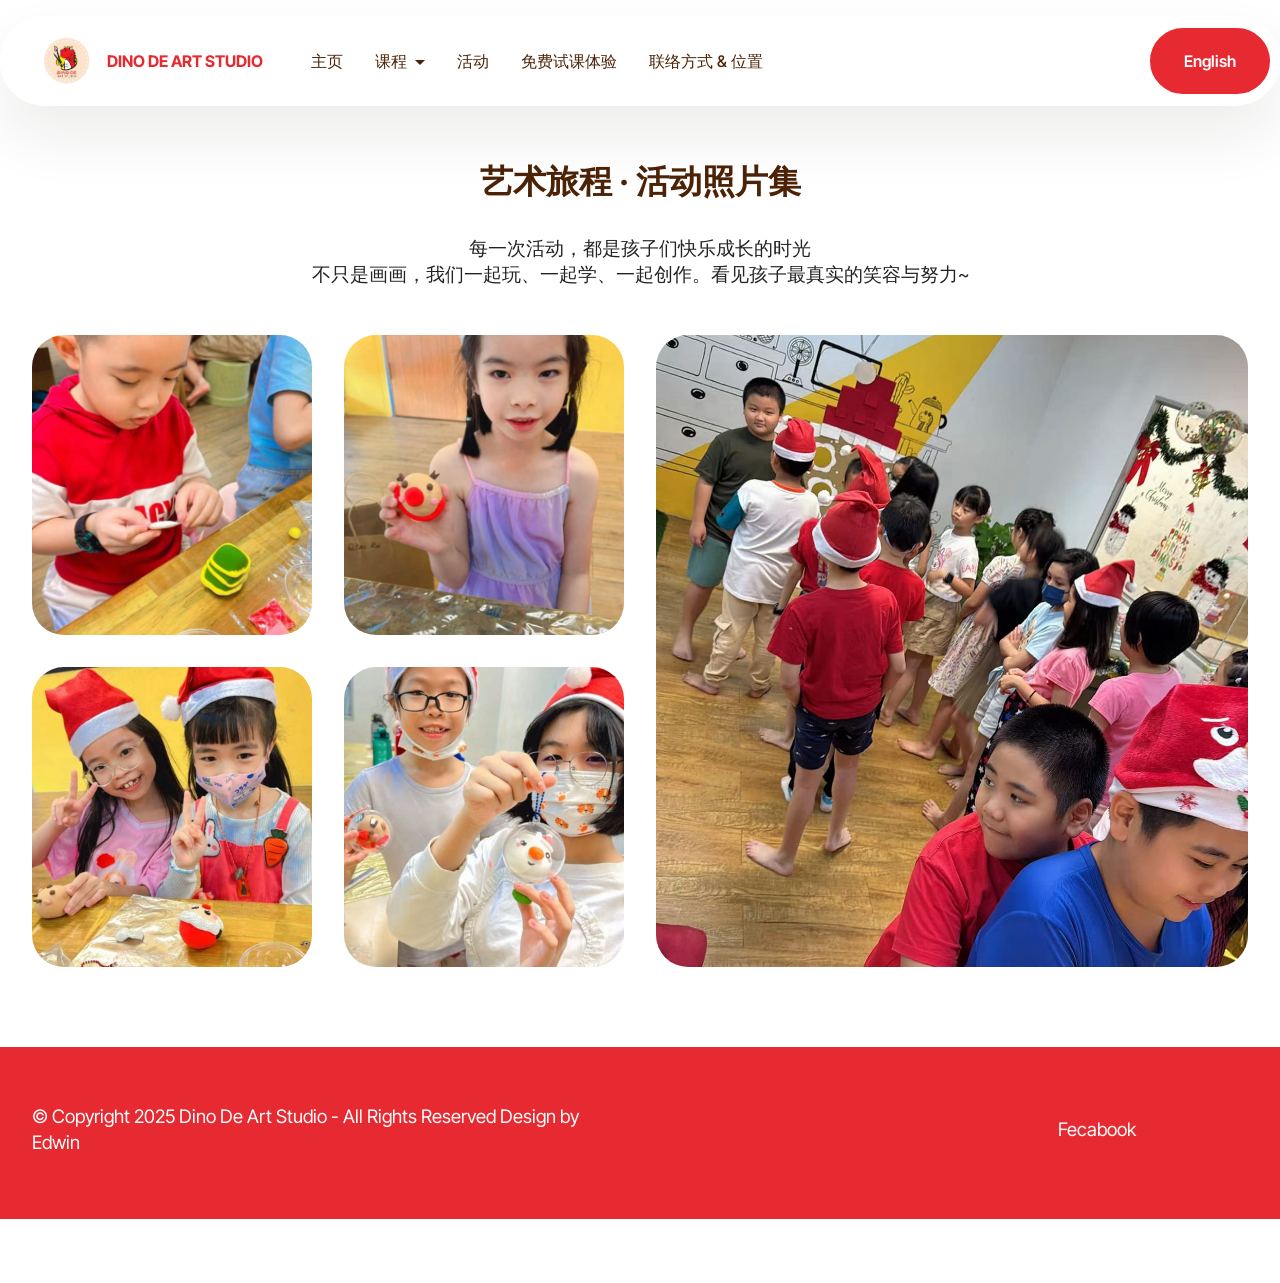
<file: page8.html>
<!DOCTYPE html>
<html  >
<head>
  <!-- Site made with Mobirise Website Builder v6.1.4, https://mobirise.com -->
  <meta charset="UTF-8">
  <meta http-equiv="X-UA-Compatible" content="IE=edge">
  <meta name="generator" content="Mobirise v6.1.4, mobirise.com">
  <meta name="viewport" content="width=device-width, initial-scale=1, minimum-scale=1">
  <link rel="shortcut icon" href="assets/images/dino-website-2.png" type="image/x-icon">
  <meta name="description" content="">
  
  
  <title>艺术旅程 · 活动照片</title>
  <link rel="stylesheet" href="assets/web/assets/mobirise-icons2/mobirise2.css">
  <link rel="stylesheet" href="assets/bootstrap/css/bootstrap.min.css">
  <link rel="stylesheet" href="assets/animatecss/animate.css">
  <link rel="stylesheet" href="assets/dropdown/css/style.css">
  <link rel="stylesheet" href="assets/theme/css/style.css">
  <link rel="preload" href="https://fonts.googleapis.com/css?family=Inter+Tight:100,200,300,400,500,600,700,800,900,100i,200i,300i,400i,500i,600i,700i,800i,900i&display=swap" as="style" onload="this.onload=null;this.rel='stylesheet'">
  <noscript><link rel="stylesheet" href="https://fonts.googleapis.com/css?family=Inter+Tight:100,200,300,400,500,600,700,800,900,100i,200i,300i,400i,500i,600i,700i,800i,900i&display=swap"></noscript>
  <link rel="preload" as="style" href="assets/mobirise/css/mbr-additional.css?v=nQ4tgi"><link rel="stylesheet" href="assets/mobirise/css/mbr-additional.css?v=nQ4tgi" type="text/css">

  
  
  
</head>
<body>
  
  <section data-bs-version="5.1" class="menu menu1 cid-uYZWS94hvL" once="menu" id="menu01-3m">
	

	<nav class="navbar navbar-dropdown navbar-fixed-top navbar-expand-lg">
		<div class="container">
			<div class="navbar-brand">
				<span class="navbar-logo">
					<a href="https://mobiri.se">
						<img src="assets/images/dino-website-2.png" alt="Mobirise Website Builder" style="height: 3rem;">
					</a>
				</span>
				<span class="navbar-caption-wrap"><a class="navbar-caption text-primary display-4">DINO DE ART STUDIO</a></span>
			</div>
			<button class="navbar-toggler" type="button" data-toggle="collapse" data-bs-toggle="collapse" data-target="#navbarSupportedContent" data-bs-target="#navbarSupportedContent" aria-controls="navbarNavAltMarkup" aria-expanded="false" aria-label="Toggle navigation">
				<div class="hamburger">
					<span></span>
					<span></span>
					<span></span>
					<span></span>
				</div>
			</button>
			<div class="collapse navbar-collapse" id="navbarSupportedContent">
				<ul class="navbar-nav nav-dropdown" data-app-modern-menu="true"><li class="nav-item">
						<a class="nav-link link text-warning display-4" href="index.html#header01-1l" aria-expanded="false">主页</a>
					</li><li class="nav-item dropdown"><a class="nav-link link text-warning dropdown-toggle display-4" href="index.html#features04-1" data-toggle="dropdown-submenu" data-bs-toggle="dropdown" data-bs-auto-close="outside" aria-expanded="false">课程</a><div class="dropdown-menu" aria-labelledby="dropdown-554"><a class="text-warning dropdown-item text-primary display-4" href="page2.html#image08-1p">儿童创意课程</a><a class="text-warning dropdown-item text-primary display-4" href="page3.html#image08-2u">绘画技巧课程</a><a class="text-warning dropdown-item text-primary display-4" href="page4.html#image08-2v">中学水彩写实课程</a><a class="text-warning dropdown-item text-primary display-4" href="page5.html#gallery05-2y">学生作品</a><a class="text-warning dropdown-item text-primary display-4" href="page6.html#gallery05-34">手工作品</a><a class="text-warning dropdown-item text-primary display-4" href="page7.html#gallery01-3g">美术比赛奖状</a></div></li>
					<li class="nav-item"><a class="nav-link link text-warning display-4" href="page8.html#gallery05-3v">活动</a></li><li class="nav-item"><a class="nav-link link text-warning display-4" href="index.html#image08-3z">免费试课体验 </a></li><li class="nav-item"><a class="nav-link link text-warning display-4" href="index.html#contacts03-40">联络方式 &amp; 位置 </a></li></ul>
				
				<div class="navbar-buttons mbr-section-btn"><a class="btn btn-primary display-4" href="https://edwin0119.github.io/dinodeartstudio-eng/">English</a></div>
			</div>
		</div>
	</nav>
</section>

<section data-bs-version="5.1" class="gallery05 cid-uYZWSb2xIE" id="gallery05-3v">
    

    
    
    <div class="container">
        <div class="row justify-content-center">
            <div class="col-md-12 content-head mb-5">
                <h1 class="mbr-section-title mbr-fonts-style mb-0 display-2"><strong>艺术旅程 · 活动照片集</strong><br></h1>
                <p class="mbr-text mbr-fonts-style mt-4 mb-0 display-7">每一次活动，都是孩子们快乐成长的时光
<br>不只是画画，我们一起玩、一起学、一起创作。看见孩子最真实的笑容与努力~</p>
            </div>
        </div>
        <div class="row justify-content-center  blockContent">
            <div class="col-12 col-lg-6">
                <div class="row">
                    <div class="col-xs-12 col-sm-12 col-md-6 col-lg-6 active">
                        <div class="item-wrapper">
                            <div class="item-img">
                                <img src="assets/images/484916423-614525611457813-5736077484967945926-n-596x1060.jpg" alt="Mobirise Website Builder" title="" data-slide-to="0" data-bs-slide-to="0" class="smallImage">
                            </div>

                        </div>
                    </div>
                    <div class="col-md-6 col-xs-12 col-sm-12 col-lg-6">
                        <div class="item-wrapper">
                            <div class="item-img">
                                <img src="assets/images/484495597-614526318124409-268492372514081205-n-596x1060.jpg" alt="Mobirise Website Builder" title="" data-slide-to="1" data-bs-slide-to="1" class="smallImage">
                            </div>

                        </div>
                    </div>
                    <div class="col-xs-12 col-sm-12 col-md-6 col-lg-6">
                        <div class="item-wrapper">
                            <div class="item-img">
                                <img src="assets/images/484903991-614526458124395-3861854586104117144-n-596x1060.jpeg" alt="Mobirise Website Builder" title="" data-slide-to="2" data-bs-slide-to="2" class="smallImage">
                            </div>
                        </div>
                    </div>
                    <div class="col-xs-12 col-sm-12 col-md-6 col-lg-6">
                        <div class="item-wrapper">
                            <div class="item-img">
                                <img src="assets/images/484670031-614526448124396-4795190796928399356-n-596x1060.jpeg" alt="Mobirise Website Builder" title="" data-slide-to="3" data-bs-slide-to="3" class="smallImage">
                            </div>
                        </div>
                    </div>
                </div>
            </div>
            <div class="col-12 col-lg-6">
                <div class="item-wrapper">
                    <div class="item-img ">
                        <img class="w-100 largeImage" src="assets/images/484555187-614525718124469-6452093395877379983-n-1152x2048.jpg" alt="Mobirise Website Builder" data-slide-to="3" data-bs-slide-to="3">
                    </div>

                </div>
            </div>
        </div>
    </div>
</section>

<section data-bs-version="5.1" class="footer2 cid-uZ02fi4xNs" once="footers" id="footer02-3x">
    

    
    

    <div class="container">
        <div class="row">
            <div class="col-12 col-lg-6 center mt-2 mb-3">
                <p class="mbr-fonts-style copyright mb-0 display-7">
                    © Copyright 2025 Dino De Art Studio - All Rights Reserved&nbsp;Design by Edwin</p>
            </div>
            <div class="col-12 col-lg-6 center">
                <div class="row-links mt-2 mb-3">
                    <ul class="row-links-soc">
                        
                        
                        
                        
                    <li class="row-links-soc-item mbr-fonts-style display-7">&nbsp;&nbsp;<a href="https://www.facebook.com/share/1CKaKnSpMi/" class="text-success" target="_blank">Fecabook</a></li><li class="row-links-soc-item mbr-fonts-style display-7"></li><li class="row-links-soc-item mbr-fonts-style display-7"></li><li class="row-links-soc-item mbr-fonts-style display-7"></li></ul>
                </div>
            </div>
        </div>
    </div>
</section><section class="display-7" style="padding: 0;align-items: center;justify-content: center;flex-wrap: wrap;    align-content: center;display: flex;position: relative;height: 4rem;"><a href="https://mobiri.se/4250549" style="flex: 1 1;height: 4rem;position: absolute;width: 100%;z-index: 1;"><img alt="" style="height: 4rem;" src="[data-uri]"></a><p style="margin: 0;text-align: center;" class="display-7">&#8204;</p><a style="z-index:1" href="https://mobirise.com/drag-drop-website-builder.html">Drag and Drop Website Builder</a></section><script src="assets/bootstrap/js/bootstrap.bundle.min.js"></script>  <script src="assets/smoothscroll/smooth-scroll.js"></script>  <script src="assets/ytplayer/index.js"></script>  <script src="assets/dropdown/js/navbar-dropdown.js"></script>  <script src="assets/theme/js/script.js"></script>  
  
  
 <div id="scrollToTop" class="scrollToTop mbr-arrow-up"><a style="text-align: center;"><i class="mbr-arrow-up-icon mbr-arrow-up-icon-cm cm-icon cm-icon-smallarrow-up"></i></a></div>
    <input name="animation" type="hidden">
  </body>
</html>
</file>
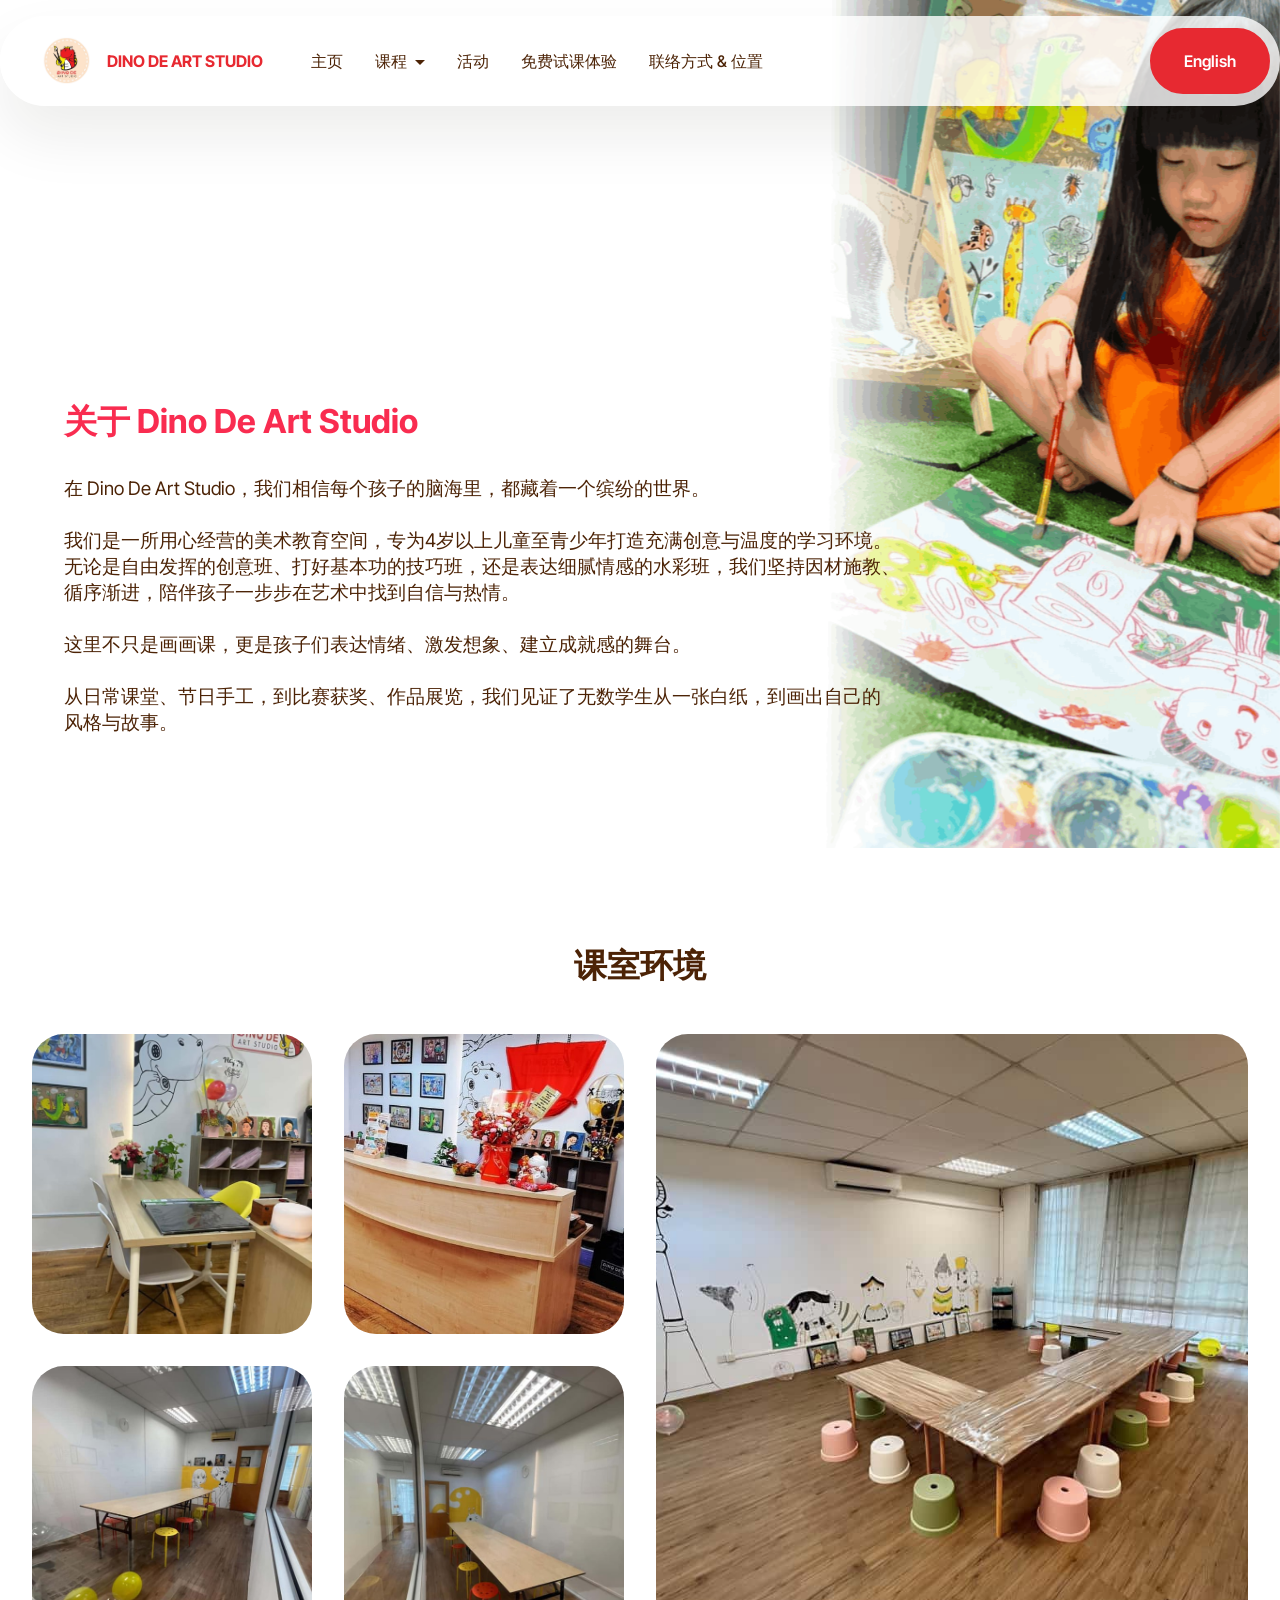
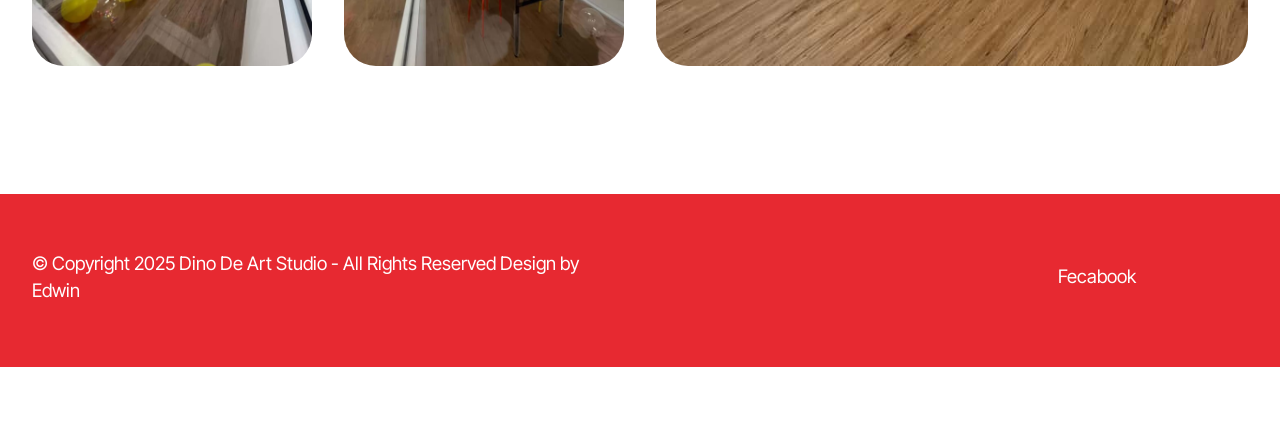
<file: page9.html>
<!DOCTYPE html>
<html  >
<head>
  <!-- Site made with Mobirise Website Builder v6.1.4, https://mobirise.com -->
  <meta charset="UTF-8">
  <meta http-equiv="X-UA-Compatible" content="IE=edge">
  <meta name="generator" content="Mobirise v6.1.4, mobirise.com">
  <meta name="viewport" content="width=device-width, initial-scale=1, minimum-scale=1">
  <link rel="shortcut icon" href="assets/images/dino-website-2.png" type="image/x-icon">
  <meta name="description" content="">
  
  
  <title>关于 Dino De Art Studio</title>
  <link rel="stylesheet" href="assets/web/assets/mobirise-icons2/mobirise2.css">
  <link rel="stylesheet" href="assets/bootstrap/css/bootstrap.min.css">
  <link rel="stylesheet" href="assets/parallax/jarallax.css">
  <link rel="stylesheet" href="assets/animatecss/animate.css">
  <link rel="stylesheet" href="assets/dropdown/css/style.css">
  <link rel="stylesheet" href="assets/theme/css/style.css">
  <link rel="preload" href="https://fonts.googleapis.com/css?family=Inter+Tight:100,200,300,400,500,600,700,800,900,100i,200i,300i,400i,500i,600i,700i,800i,900i&display=swap" as="style" onload="this.onload=null;this.rel='stylesheet'">
  <noscript><link rel="stylesheet" href="https://fonts.googleapis.com/css?family=Inter+Tight:100,200,300,400,500,600,700,800,900,100i,200i,300i,400i,500i,600i,700i,800i,900i&display=swap"></noscript>
  <link rel="preload" as="style" href="assets/mobirise/css/mbr-additional.css?v=BVTi54"><link rel="stylesheet" href="assets/mobirise/css/mbr-additional.css?v=BVTi54" type="text/css">

  
  
  
</head>
<body>
  
  <section data-bs-version="5.1" class="menu menu1 cid-uZ0e7aV8Jn" once="menu" id="menu01-41">
	

	<nav class="navbar navbar-dropdown navbar-fixed-top navbar-expand-lg">
		<div class="container">
			<div class="navbar-brand">
				<span class="navbar-logo">
					<a href="https://mobiri.se">
						<img src="assets/images/dino-website-2.png" alt="Mobirise Website Builder" style="height: 3rem;">
					</a>
				</span>
				<span class="navbar-caption-wrap"><a class="navbar-caption text-primary display-4">DINO DE ART STUDIO</a></span>
			</div>
			<button class="navbar-toggler" type="button" data-toggle="collapse" data-bs-toggle="collapse" data-target="#navbarSupportedContent" data-bs-target="#navbarSupportedContent" aria-controls="navbarNavAltMarkup" aria-expanded="false" aria-label="Toggle navigation">
				<div class="hamburger">
					<span></span>
					<span></span>
					<span></span>
					<span></span>
				</div>
			</button>
			<div class="collapse navbar-collapse" id="navbarSupportedContent">
				<ul class="navbar-nav nav-dropdown" data-app-modern-menu="true"><li class="nav-item">
						<a class="nav-link link text-warning display-4" href="index.html#header01-1l" aria-expanded="false">主页</a>
					</li><li class="nav-item dropdown"><a class="nav-link link text-warning dropdown-toggle display-4" href="index.html#features04-1" data-toggle="dropdown-submenu" data-bs-toggle="dropdown" data-bs-auto-close="outside" aria-expanded="false">课程</a><div class="dropdown-menu" aria-labelledby="dropdown-554"><a class="text-warning dropdown-item text-primary display-4" href="page2.html#image08-1p">儿童创意课程</a><a class="text-warning dropdown-item text-primary display-4" href="page3.html#image08-2u">绘画技巧课程</a><a class="text-warning dropdown-item text-primary display-4" href="page4.html#image08-2v">中学水彩写实课程</a><a class="text-warning dropdown-item text-primary display-4" href="page5.html#gallery05-2y">学生作品</a><a class="text-warning dropdown-item text-primary display-4" href="page6.html#gallery05-34">手工作品</a><a class="text-warning dropdown-item text-primary display-4" href="page7.html#gallery01-3g">美术比赛奖状</a></div></li>
					<li class="nav-item"><a class="nav-link link text-warning display-4" href="page8.html#gallery05-3v">活动</a></li><li class="nav-item"><a class="nav-link link text-warning display-4" href="index.html#image08-3z">免费试课体验 </a></li><li class="nav-item"><a class="nav-link link text-warning display-4" href="index.html#contacts03-40">联络方式 &amp; 位置 </a></li></ul>
				
				<div class="navbar-buttons mbr-section-btn"><a class="btn btn-primary display-4" href="https://edwin0119.github.io/dinodeartstudio-eng/">English</a></div>
			</div>
		</div>
	</nav>
</section>

<section data-bs-version="5.1" class="header18 cid-uZ0e7bksJw mbr-parallax-background" id="header18-43">
  

  <div class="mbr-overlay" style="opacity: 0; background-color: rgb(0, 0, 0);"></div>
  <div class="container-fluid">
    <div class="row">
      <div class="content-wrap col-12 col-md-12">
        <h1 class="mbr-section-title mbr-fonts-style mbr-white mb-4 display-2"><strong>关于 Dino De Art Studio</strong></h1>
        
        <p class="mbr-fonts-style mbr-text mbr-white mb-4 display-7">在 Dino De Art Studio，我们相信每个孩子的脑海里，都藏着一个缤纷的世界。<br><br>我们是一所用心经营的美术教育空间，专为4岁以上儿童至青少年打造充满创意与温度的学习环境。<br>无论是自由发挥的创意班、打好基本功的技巧班，还是表达细腻情感的水彩班，我们坚持因材施教、<br>循序渐进，陪伴孩子一步步在艺术中找到自信与热情。<br><br>这里不只是画画课，更是孩子们表达情绪、激发想象、建立成就感的舞台。<br><br>从日常课堂、节日手工，到比赛获奖、作品展览，我们见证了无数学生从一张白纸，到画出自己的<br>风格与故事。</p>
        
      </div>
    </div>
  </div>
</section>

<section data-bs-version="5.1" class="gallery05 cid-uZ0ejVgpyJ" id="gallery05-48">
    

    
    
    <div class="container">
        <div class="row justify-content-center">
            <div class="col-md-12 content-head mb-5">
                <h1 class="mbr-section-title mbr-fonts-style mb-0 display-2">
                    <strong>课室环境</strong></h1>
                
            </div>
        </div>
        <div class="row justify-content-center  blockContent">
            <div class="col-12 col-lg-6">
                <div class="row">
                    <div class="col-xs-12 col-sm-12 col-md-6 col-lg-6 active">
                        <div class="item-wrapper">
                            <div class="item-img">
                                <img src="assets/images/44-596x797.jpg" alt="Mobirise Website Builder" title="" data-slide-to="0" data-bs-slide-to="0" class="smallImage">
                            </div>

                        </div>
                    </div>
                    <div class="col-md-6 col-xs-12 col-sm-12 col-lg-6">
                        <div class="item-wrapper">
                            <div class="item-img">
                                <img src="assets/images/55-596x447.jpg" alt="Mobirise Website Builder" title="" data-slide-to="1" data-bs-slide-to="1" class="smallImage">
                            </div>

                        </div>
                    </div>
                    <div class="col-xs-12 col-sm-12 col-md-6 col-lg-6">
                        <div class="item-wrapper">
                            <div class="item-img">
                                <img src="assets/images/11-596x797.jpg" alt="Mobirise Website Builder" title="" data-slide-to="2" data-bs-slide-to="2" class="smallImage">
                            </div>
                        </div>
                    </div>
                    <div class="col-xs-12 col-sm-12 col-md-6 col-lg-6">
                        <div class="item-wrapper">
                            <div class="item-img">
                                <img src="assets/images/33-596x797.jpg" alt="Mobirise Website Builder" title="" data-slide-to="3" data-bs-slide-to="3" class="smallImage">
                            </div>
                        </div>
                    </div>
                </div>
            </div>
            <div class="col-12 col-lg-6">
                <div class="item-wrapper">
                    <div class="item-img ">
                        <img class="w-100 largeImage" src="assets/images/22-1024x770.jpg" alt="Mobirise Website Builder" data-slide-to="3" data-bs-slide-to="3">
                    </div>

                </div>
            </div>
        </div>
    </div>
</section>

<section data-bs-version="5.1" class="footer2 cid-uZ0e7c4au7" once="footers" id="footer02-47">
    

    
    

    <div class="container">
        <div class="row">
            <div class="col-12 col-lg-6 center mt-2 mb-3">
                <p class="mbr-fonts-style copyright mb-0 display-7">
                    © Copyright 2025 Dino De Art Studio - All Rights Reserved&nbsp;Design by Edwin</p>
            </div>
            <div class="col-12 col-lg-6 center">
                <div class="row-links mt-2 mb-3">
                    <ul class="row-links-soc">
                        
                        
                        
                        
                    <li class="row-links-soc-item mbr-fonts-style display-7">&nbsp;&nbsp;<a href="https://www.facebook.com/share/1CKaKnSpMi/" class="text-success" target="_blank">Fecabook</a></li><li class="row-links-soc-item mbr-fonts-style display-7"></li><li class="row-links-soc-item mbr-fonts-style display-7"></li><li class="row-links-soc-item mbr-fonts-style display-7"></li></ul>
                </div>
            </div>
        </div>
    </div>
</section><section class="display-7" style="padding: 0;align-items: center;justify-content: center;flex-wrap: wrap;    align-content: center;display: flex;position: relative;height: 4rem;"><a href="https://mobiri.se/4250549" style="flex: 1 1;height: 4rem;position: absolute;width: 100%;z-index: 1;"><img alt="" style="height: 4rem;" src="[data-uri]"></a><p style="margin: 0;text-align: center;" class="display-7">&#8204;</p><a style="z-index:1" href="https://mobirise.com/drag-drop-website-builder.html">Drag & Drop Website Builder</a></section><script src="assets/bootstrap/js/bootstrap.bundle.min.js"></script>  <script src="assets/parallax/jarallax.js"></script>  <script src="assets/smoothscroll/smooth-scroll.js"></script>  <script src="assets/ytplayer/index.js"></script>  <script src="assets/dropdown/js/navbar-dropdown.js"></script>  <script src="assets/theme/js/script.js"></script>  
  
  
 <div id="scrollToTop" class="scrollToTop mbr-arrow-up"><a style="text-align: center;"><i class="mbr-arrow-up-icon mbr-arrow-up-icon-cm cm-icon cm-icon-smallarrow-up"></i></a></div>
    <input name="animation" type="hidden">
  </body>
</html>
</file>
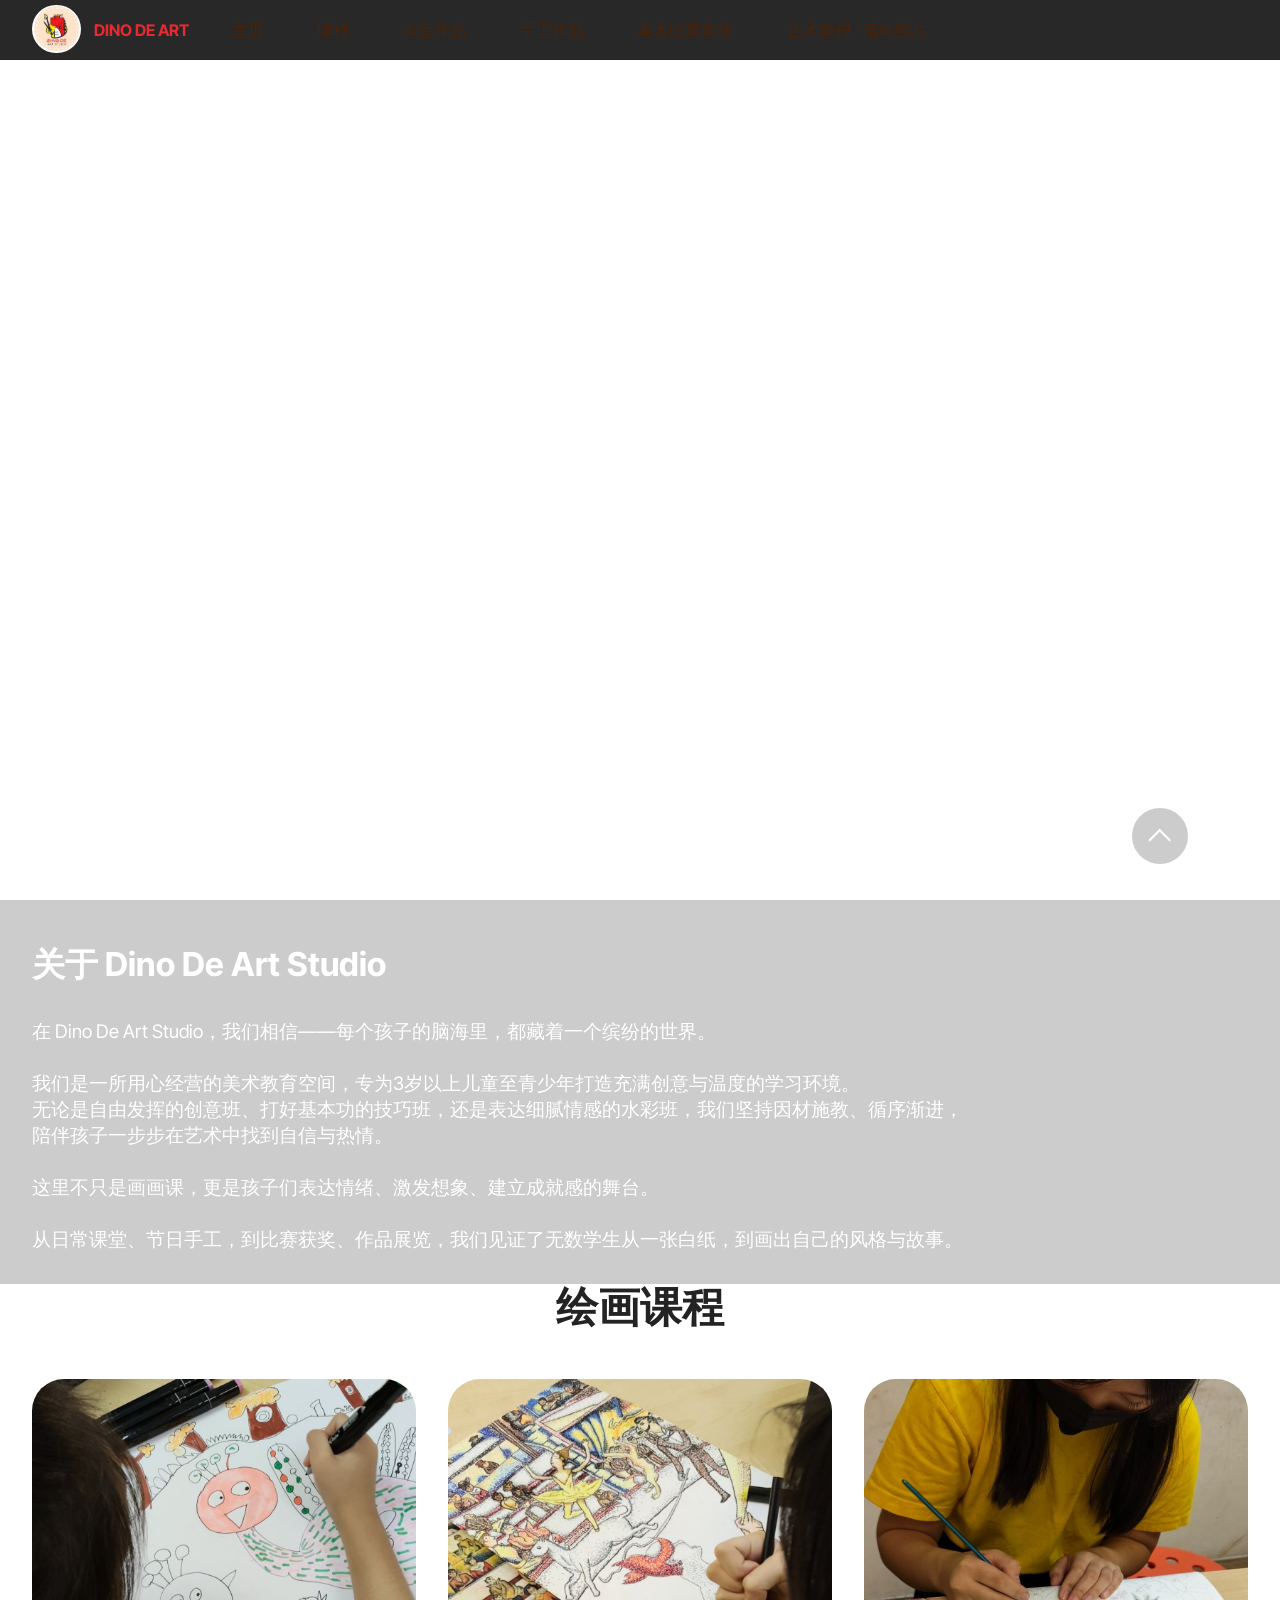
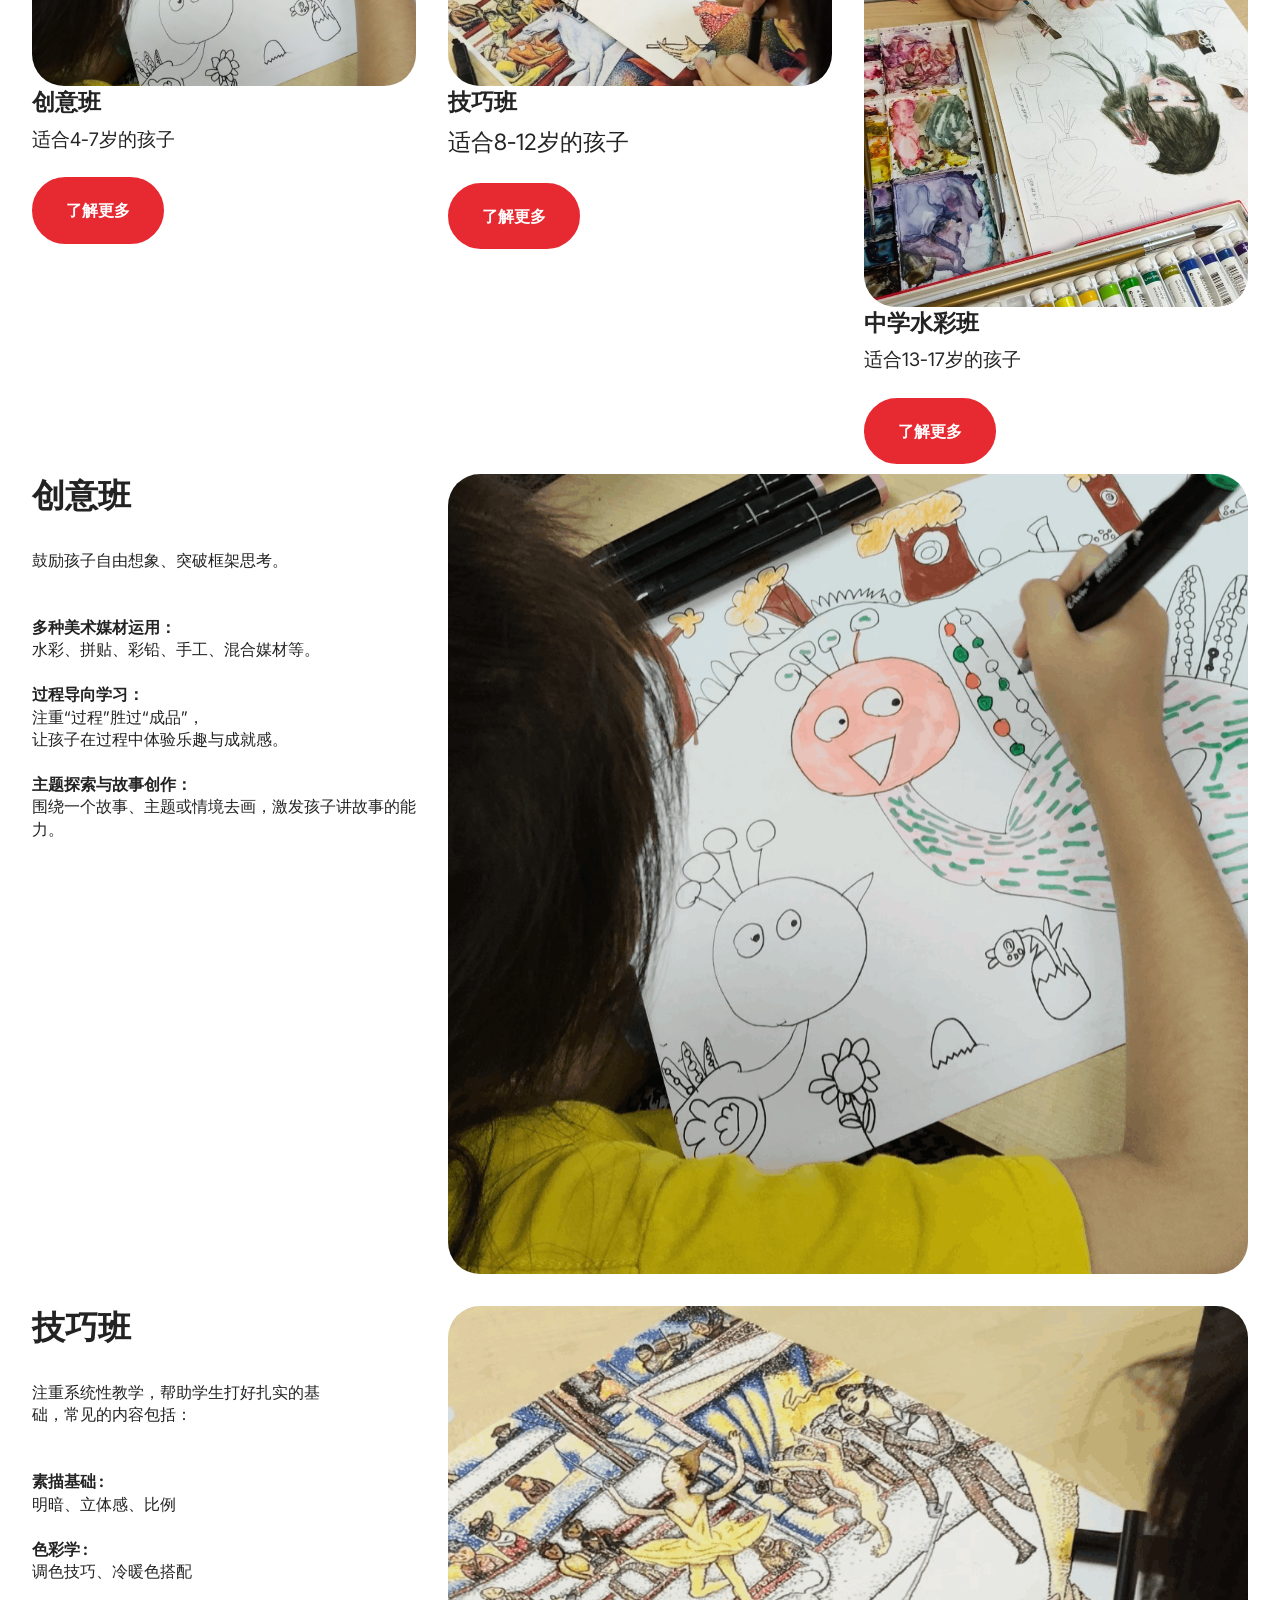
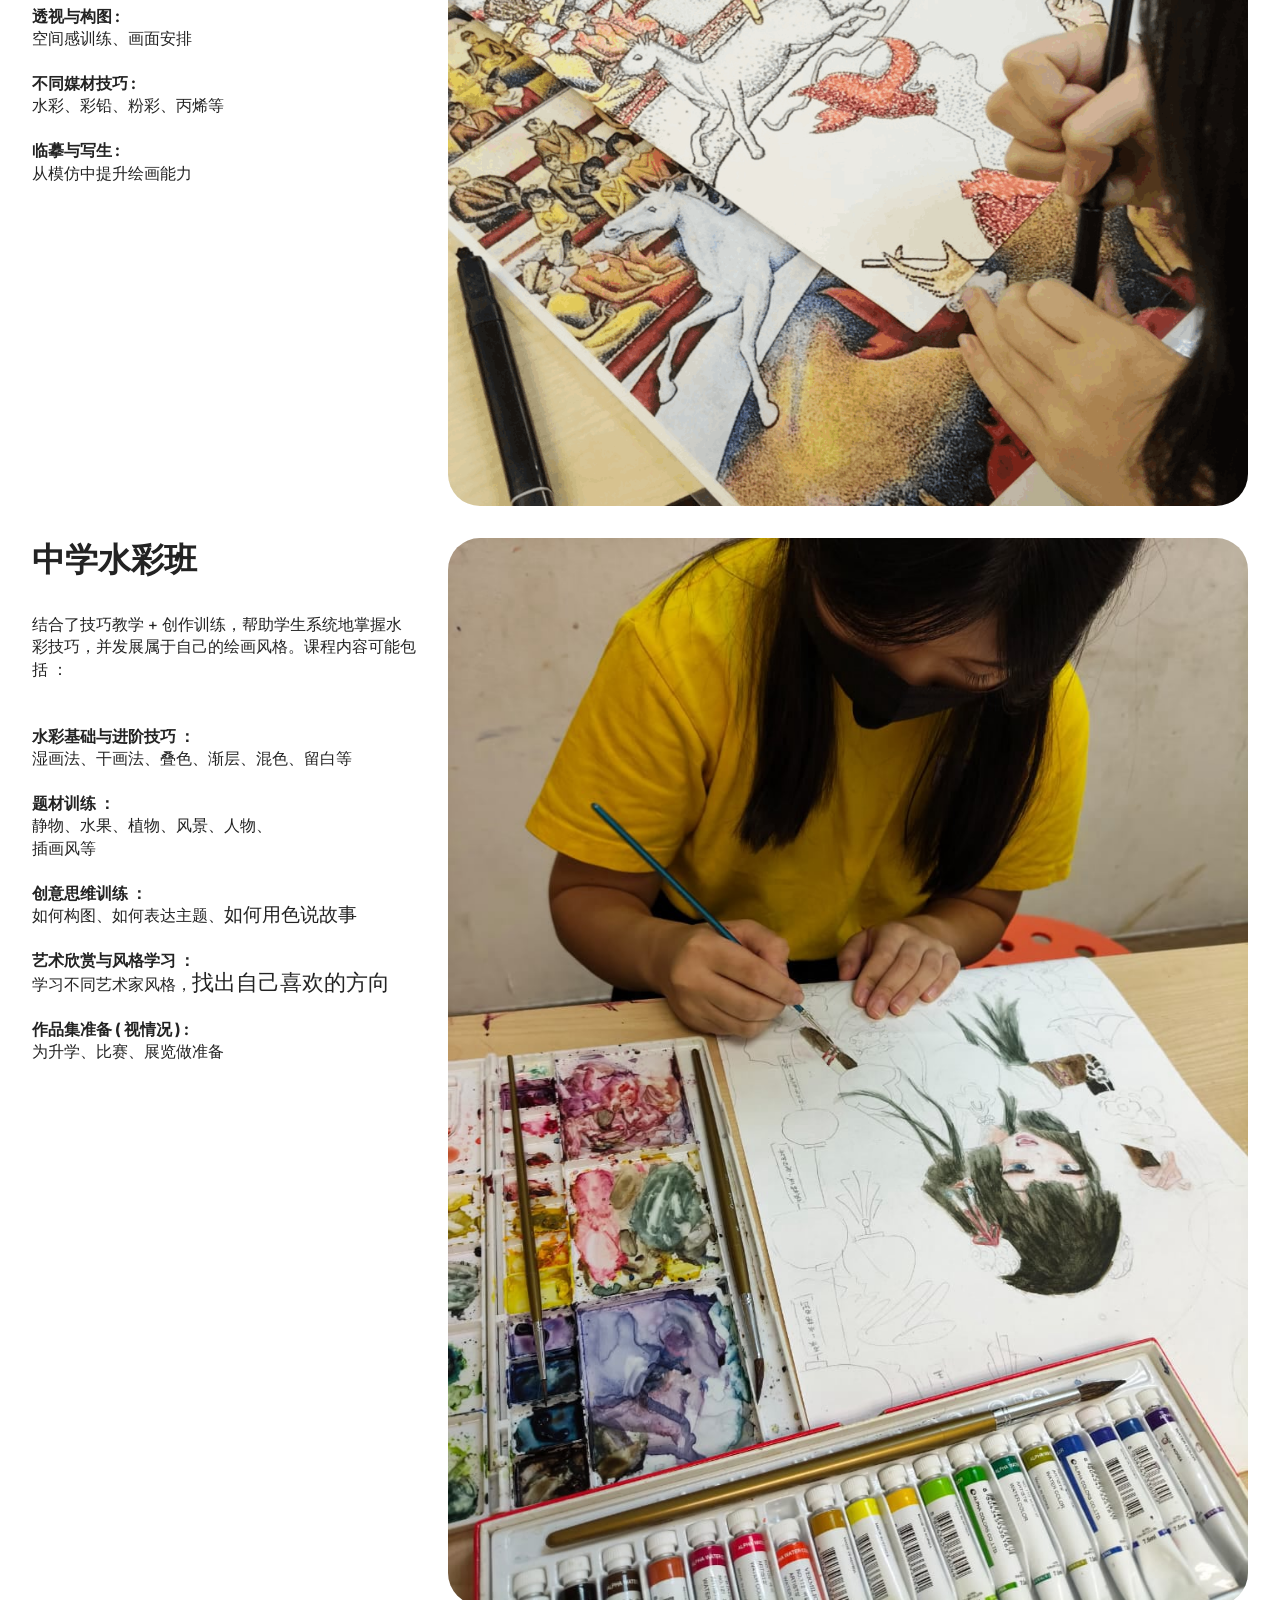
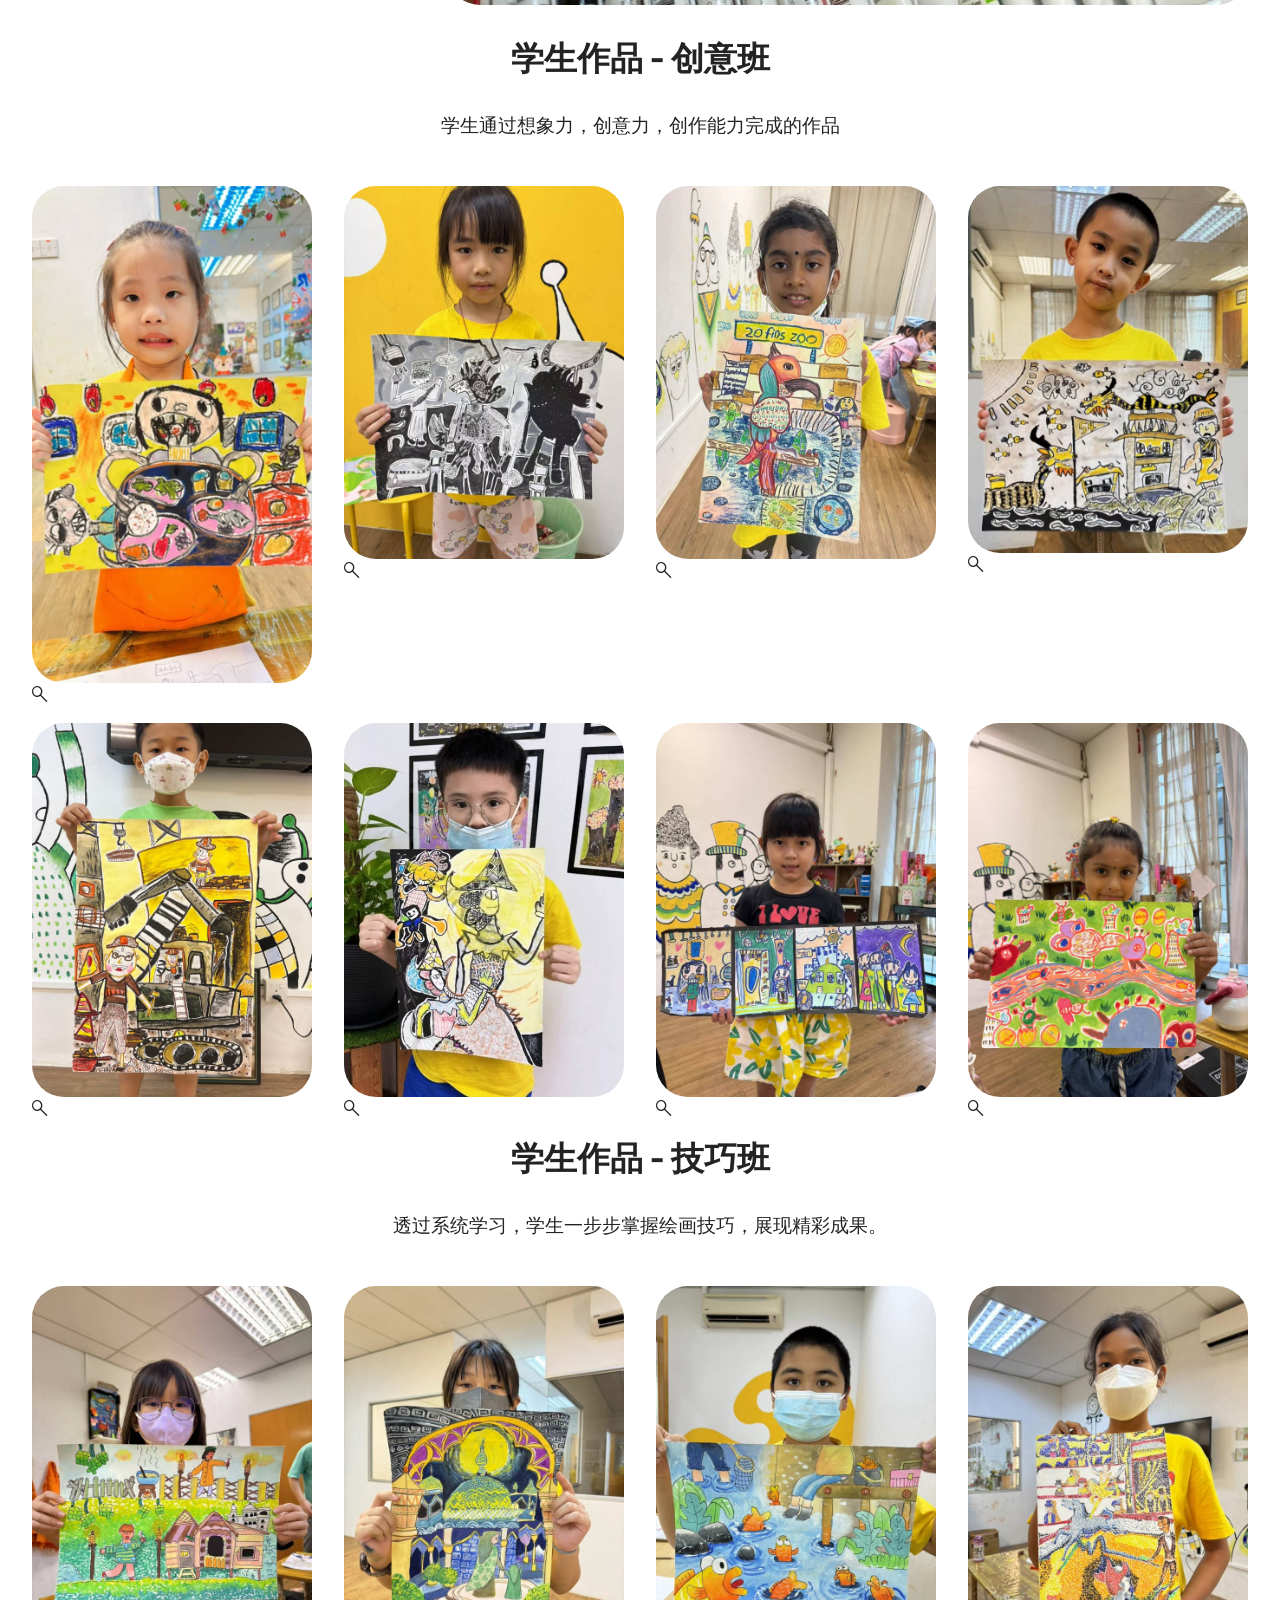
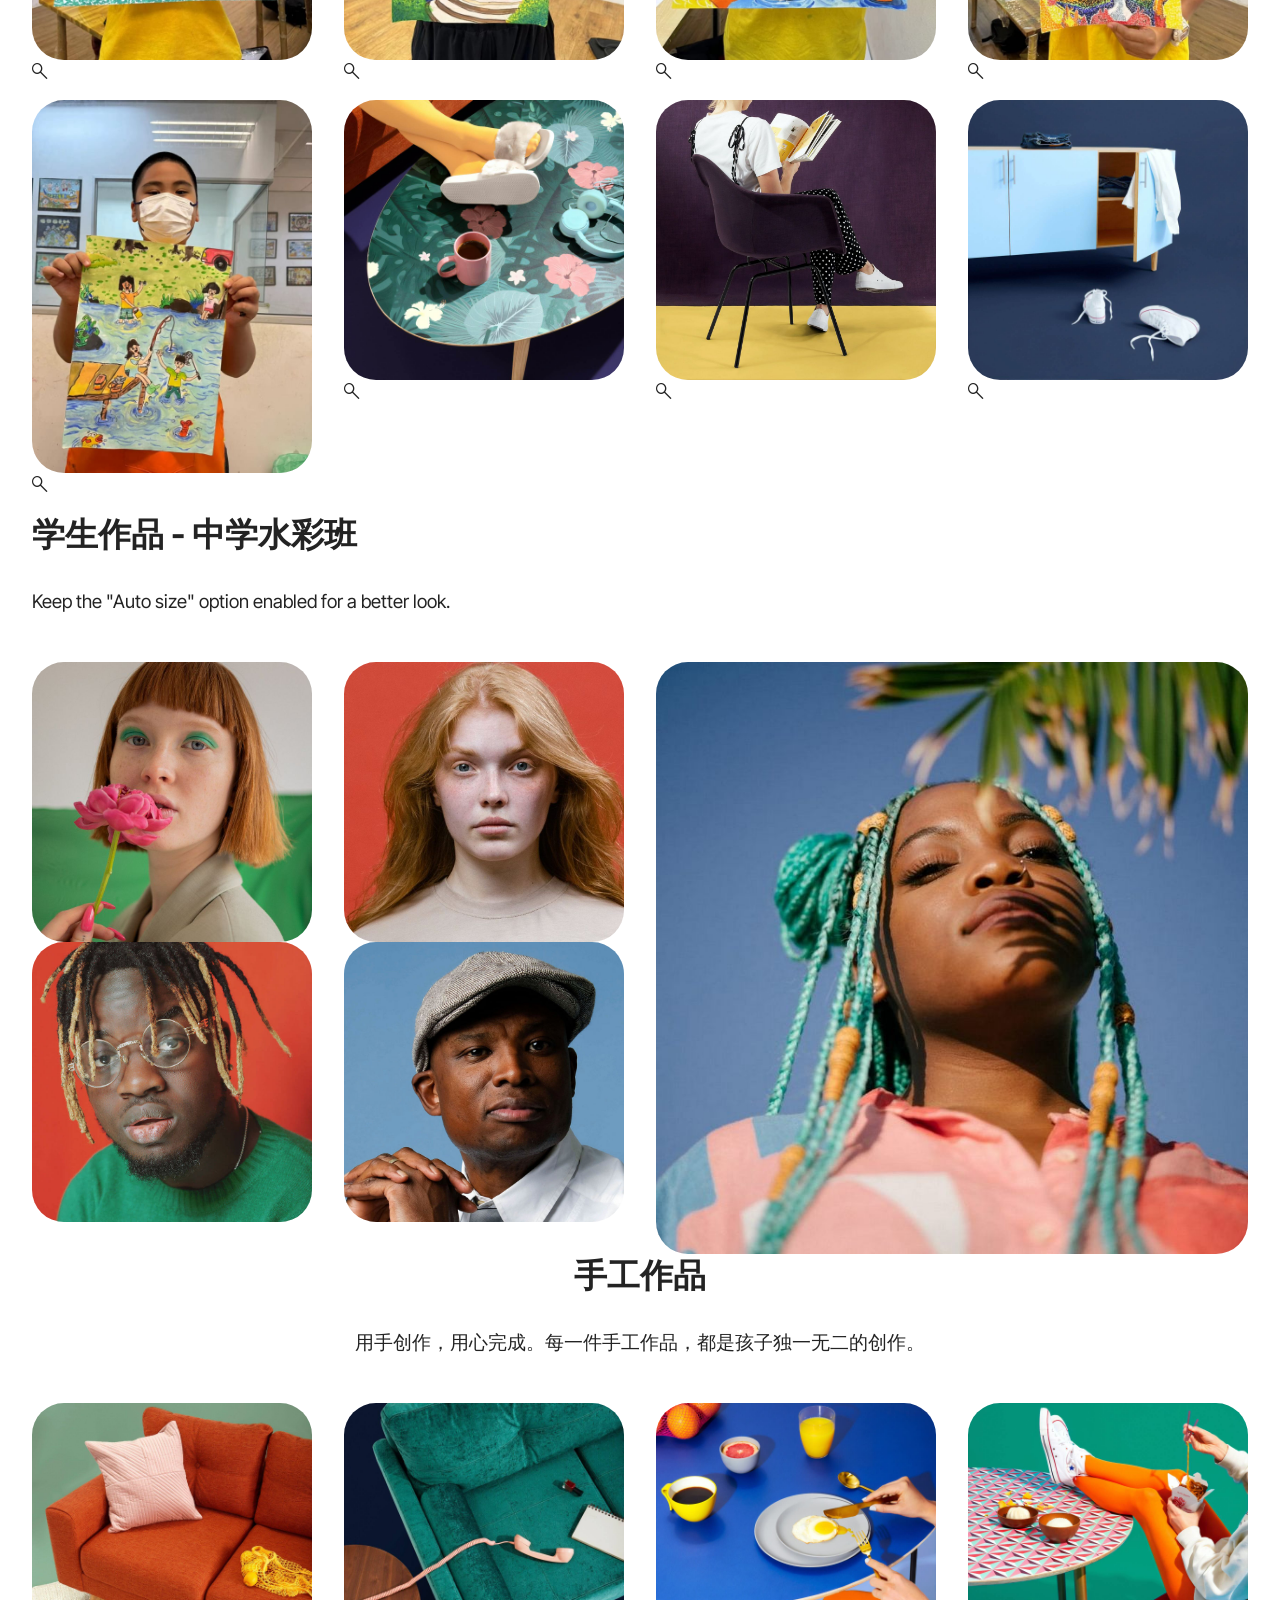
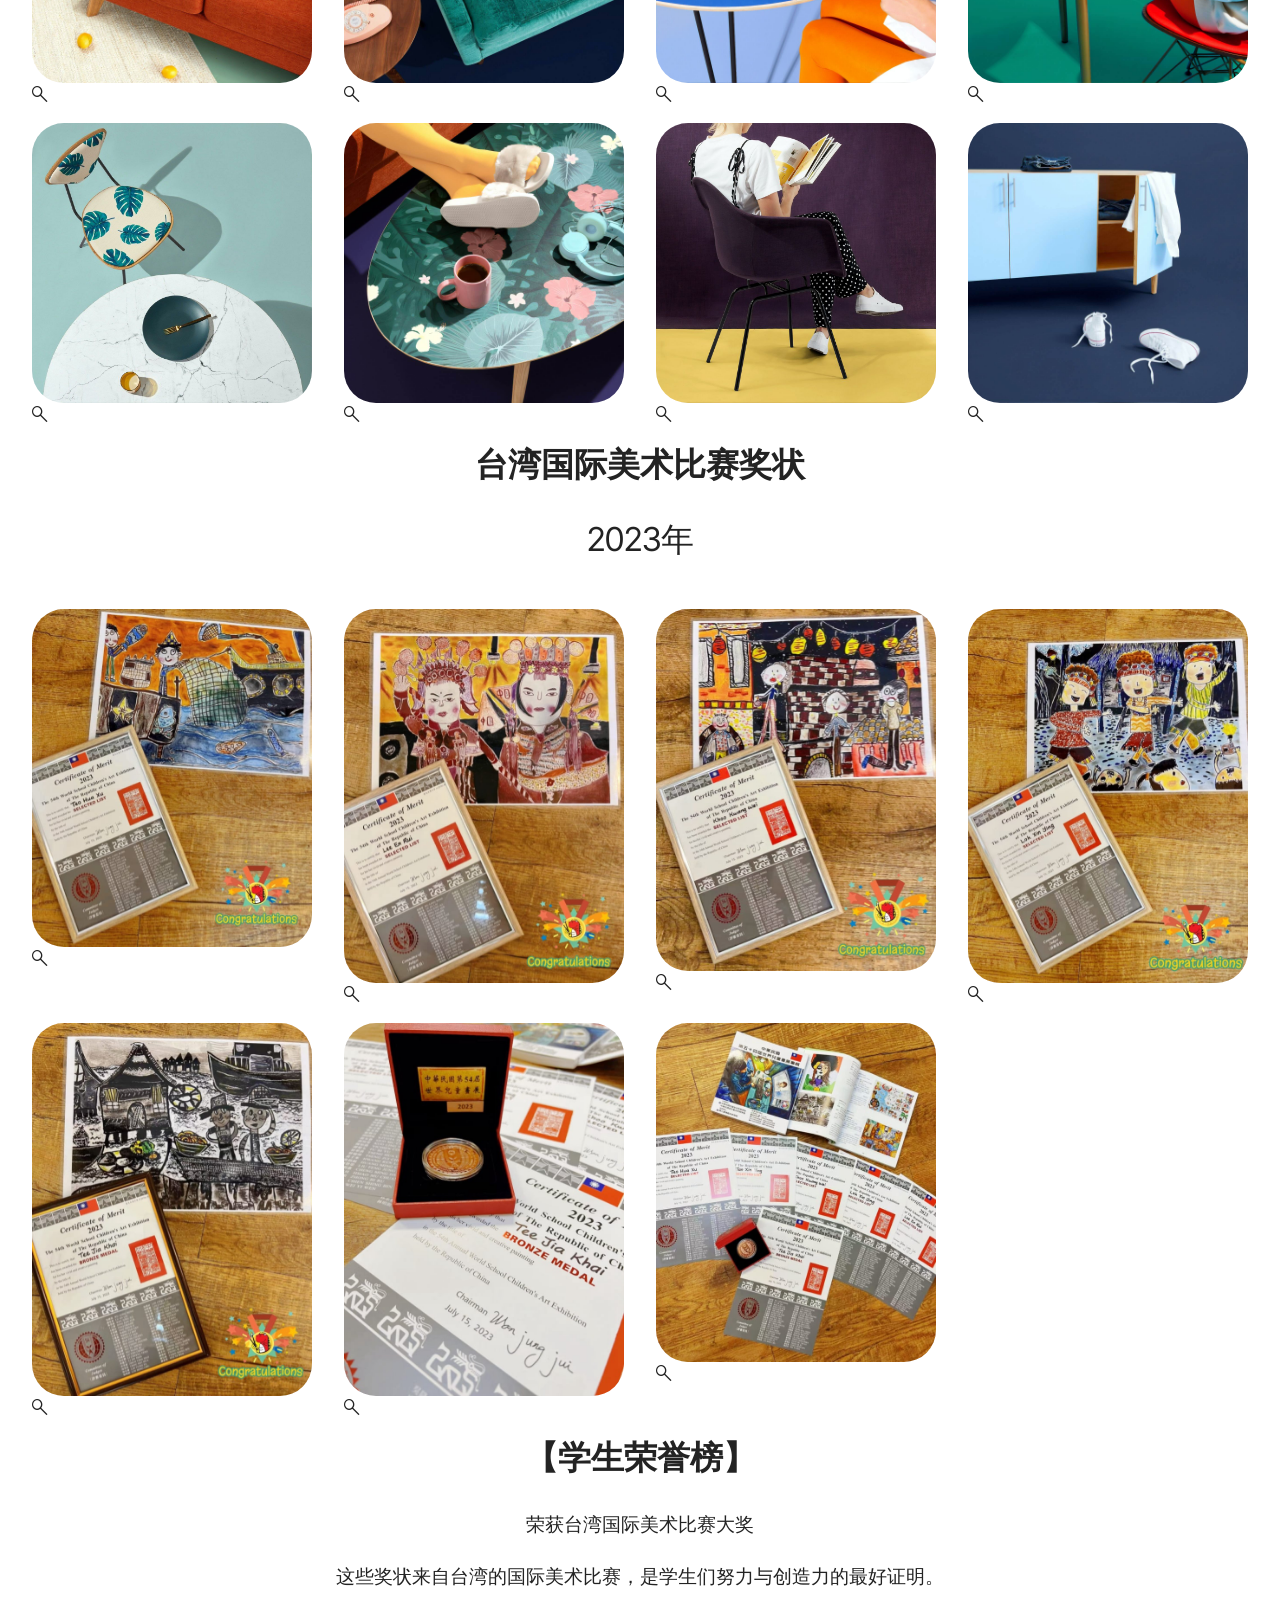
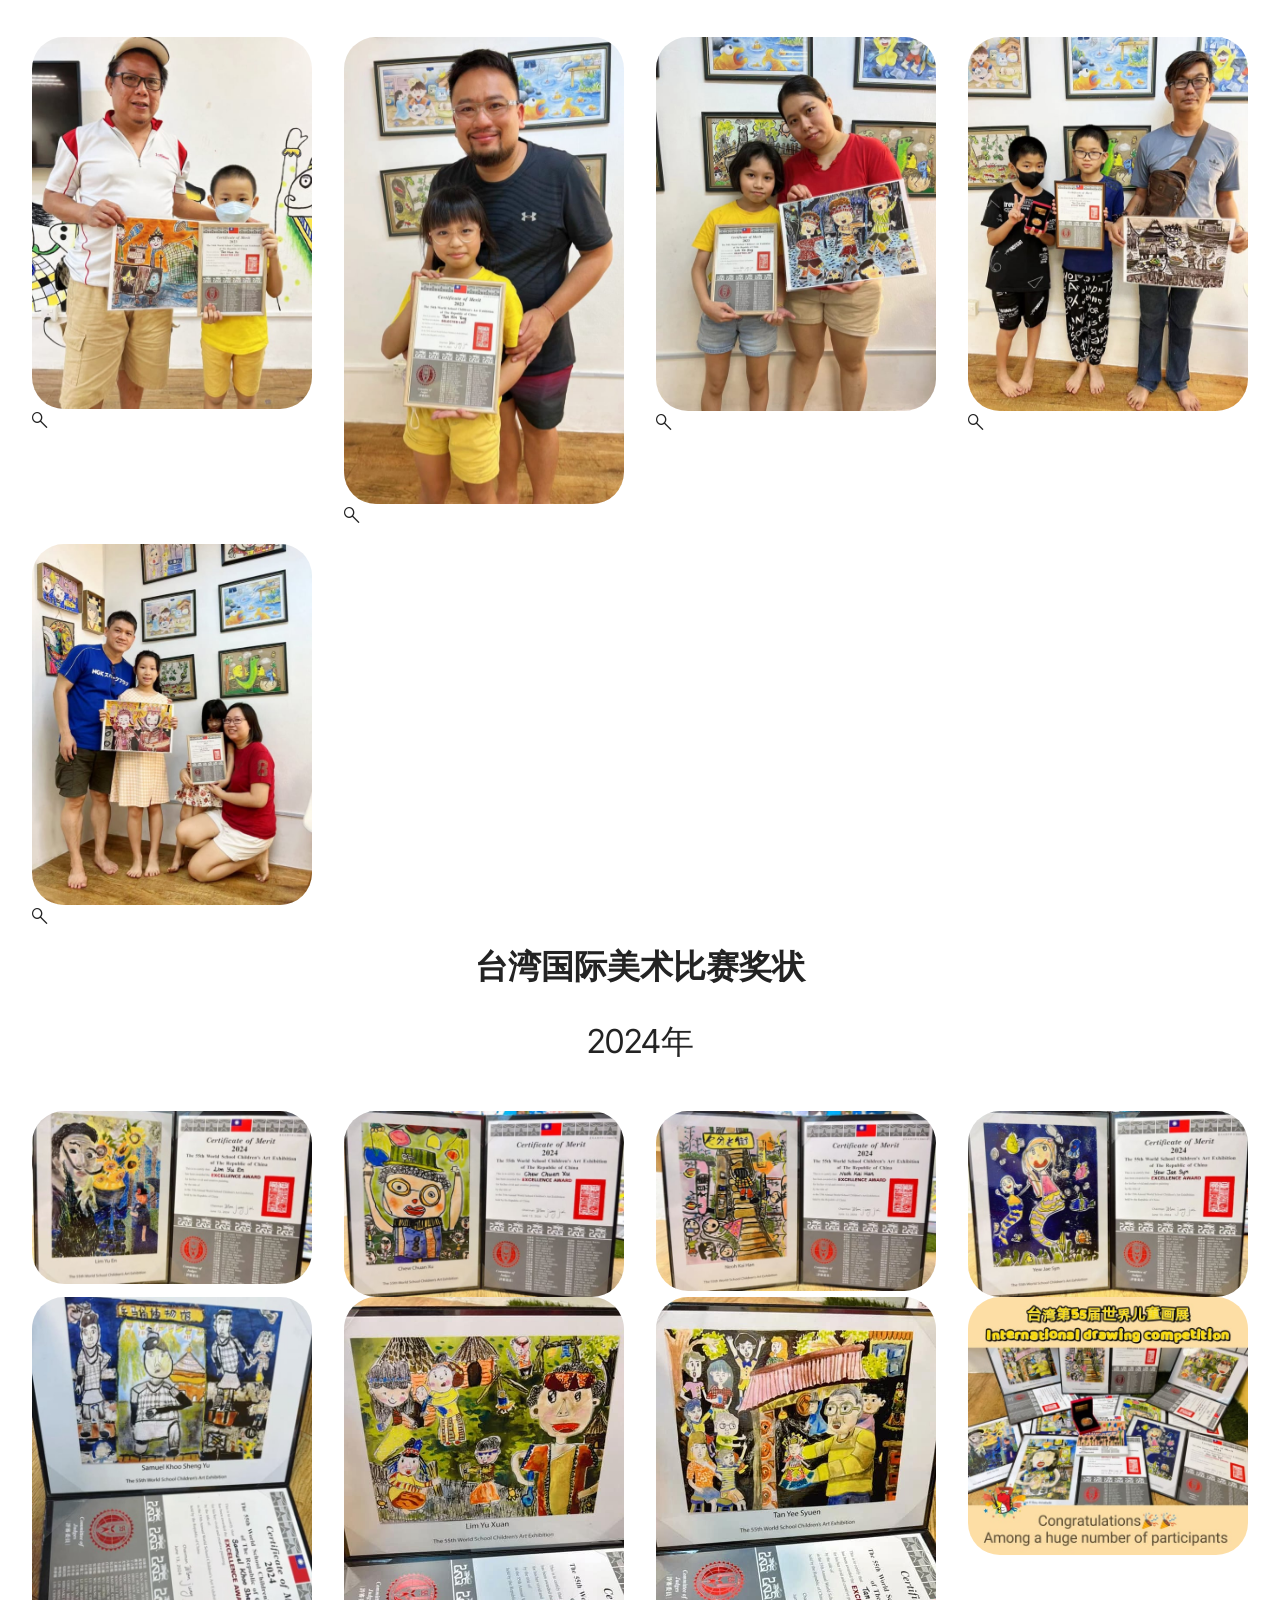
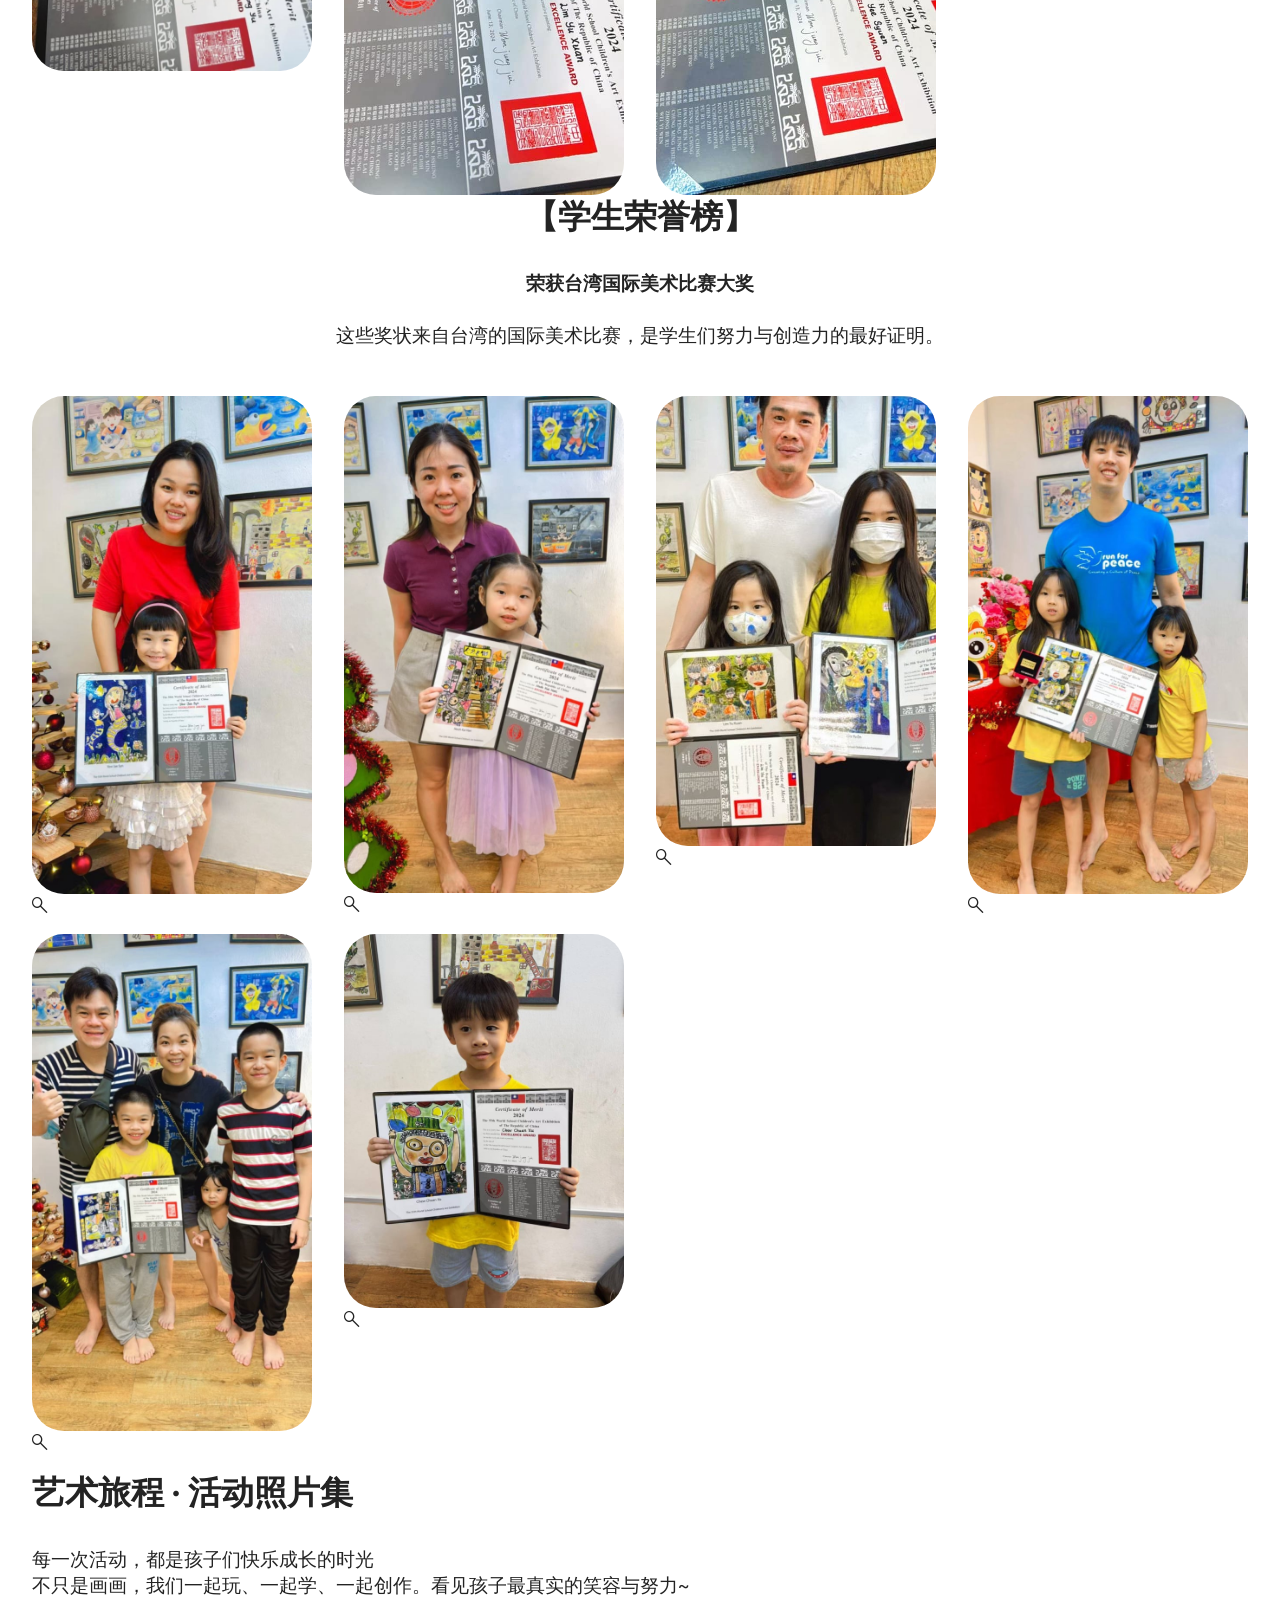
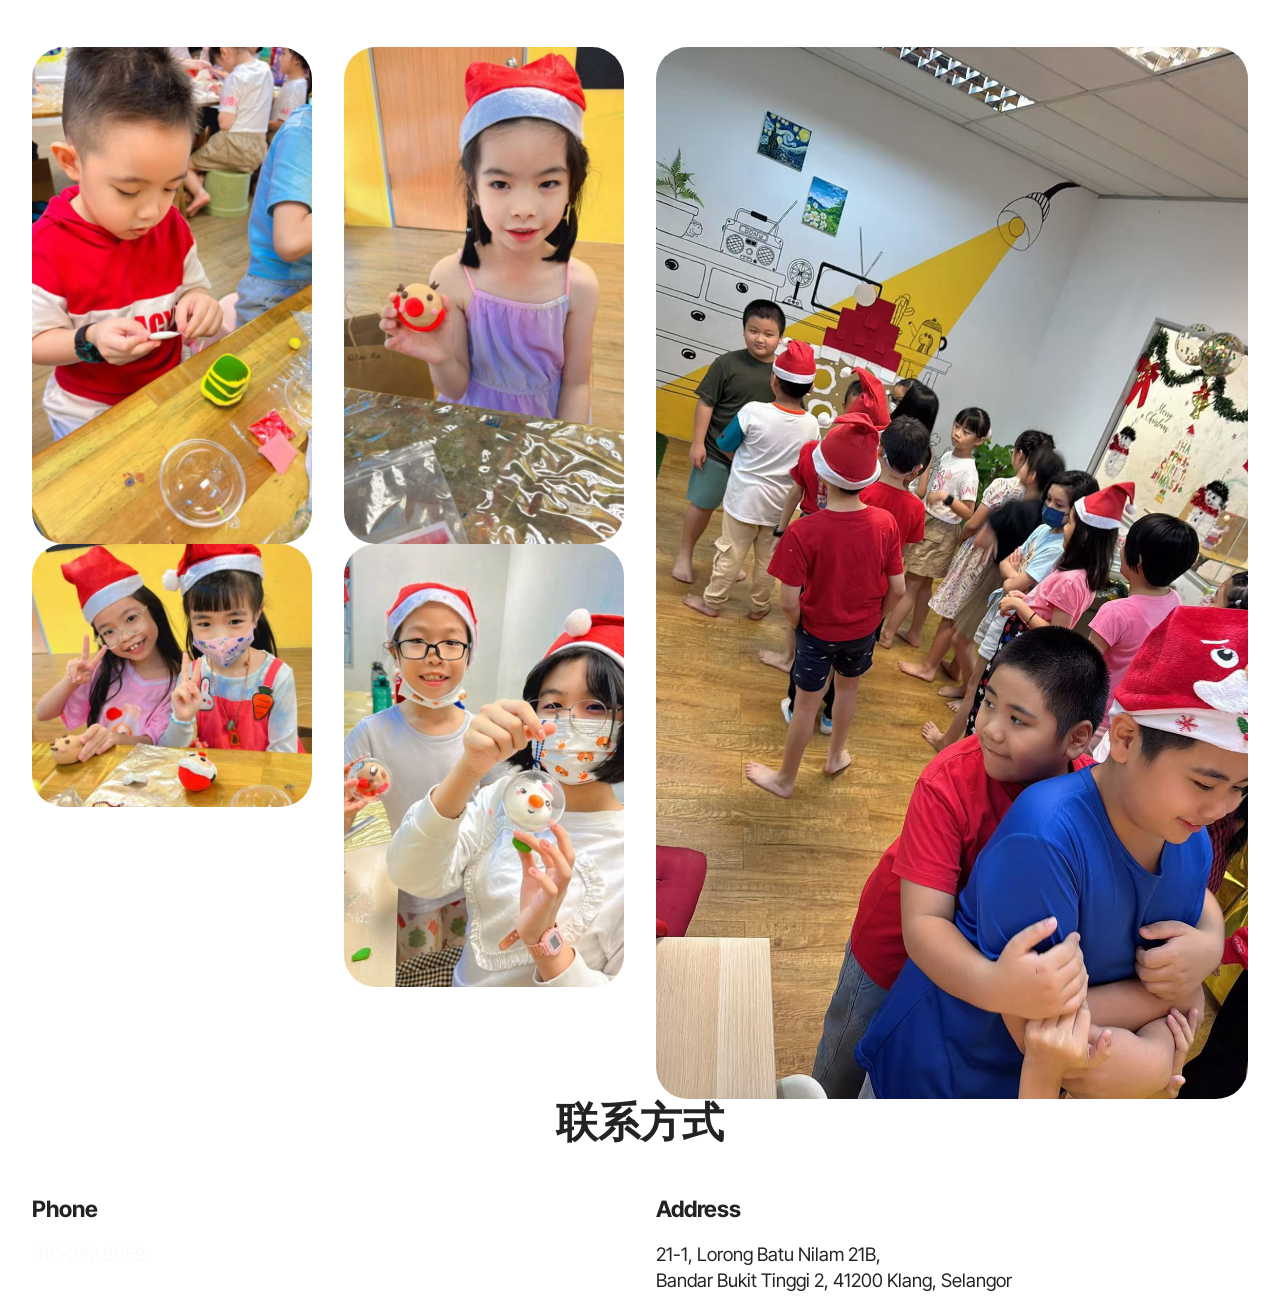
<file: 创意班.html>
<!DOCTYPE html>
<html  >
<head>
  <!-- Site made with Mobirise Website Builder v6.1.4, https://mobirise.com -->
  <meta charset="UTF-8">
  <meta http-equiv="X-UA-Compatible" content="IE=edge">
  <meta name="generator" content="Mobirise v6.1.4, mobirise.com">
  <meta name="twitter:card" content="summary_large_image"/>
  <meta name="twitter:image:src" content="assets/images/创意班-meta.png">
  <meta property="og:image" content="assets/images/创意班-meta.png">
  <meta name="twitter:title" content="创意班">
  <meta name="viewport" content="width=device-width, initial-scale=1, minimum-scale=1">
  <link rel="shortcut icon" href="assets/images/dino-website-2.png" type="image/x-icon">
  <meta name="description" content="">
  
  
  <title>创意班</title>
  <link rel="stylesheet" href="assets/web/assets/mobirise-icons2/mobirise2.css">
  <link rel="stylesheet" href="assets/bootstrap/css/bootstrap.min.css">
  <link rel="stylesheet" href="assets/parallax/jarallax.css">
  <link rel="stylesheet" href="assets/animatecss/animate.css">
  <link rel="stylesheet" href="assets/dropdown/css/style.css">
  <link rel="stylesheet" href="assets/theme/css/style.css">
  <link rel="preload" href="https://fonts.googleapis.com/css?family=Inter+Tight:100,200,300,400,500,600,700,800,900,100i,200i,300i,400i,500i,600i,700i,800i,900i&display=swap" as="style" onload="this.onload=null;this.rel='stylesheet'">
  <noscript><link rel="stylesheet" href="https://fonts.googleapis.com/css?family=Inter+Tight:100,200,300,400,500,600,700,800,900,100i,200i,300i,400i,500i,600i,700i,800i,900i&display=swap"></noscript>
  <link rel="preload" as="style" href="assets/mobirise/css/mbr-additional.css?v=xmcMrG"><link rel="stylesheet" href="assets/mobirise/css/mbr-additional.css?v=xmcMrG" type="text/css">

  
  
  
</head>
<body>
  
  <section data-bs-version="5.1" class="menu menu1 cid-uYUp32c5VT" once="menu" id="menu01-u">
	

	<nav class="navbar navbar-dropdown navbar-fixed-top navbar-expand-lg">
		<div class="container">
			<div class="navbar-brand">
				<span class="navbar-logo">
					<a href="https://mobiri.se">
						<img src="assets/images/dino-website-2.png" alt="Mobirise Website Builder" style="height: 3rem;">
					</a>
				</span>
				<span class="navbar-caption-wrap"><a class="navbar-caption text-primary display-4" href="https://mobiri.se">DINO DE ART</a></span>
			</div>
			<button class="navbar-toggler" type="button" data-toggle="collapse" data-bs-toggle="collapse" data-target="#navbarSupportedContent" data-bs-target="#navbarSupportedContent" aria-controls="navbarNavAltMarkup" aria-expanded="false" aria-label="Toggle navigation">
				<div class="hamburger">
					<span></span>
					<span></span>
					<span></span>
					<span></span>
				</div>
			</button>
			<div class="collapse navbar-collapse" id="navbarSupportedContent">
				<ul class="navbar-nav nav-dropdown nav-right" data-app-modern-menu="true"><li class="nav-item">
						<a class="nav-link link text-warning text-primary display-4" href="创意班.html#header17-v" aria-expanded="false">主页</a>
					</li><li class="nav-item"><a class="nav-link link text-warning text-primary display-4" href="创意班.html#features04-x">课程</a></li><li class="nav-item"><a class="nav-link link text-warning text-primary display-4" href="创意班.html#gallery01-11">学生作品</a></li><li class="nav-item"><a class="nav-link link text-warning text-primary display-4" href="创意班.html#gallery05-13">手工作品</a></li>
					<li class="nav-item">
						<a class="nav-link link text-warning text-primary display-4" href="创意班.html#gallery01-15">美术比赛奖状</a>
					</li><li class="nav-item"><a class="nav-link link text-warning text-primary display-4" href="创意班.html#gallery05-19">艺术旅程 · 活动照片</a></li></ul>
				
				
			</div>
		</div>
	</nav>
</section>

<section data-bs-version="5.1" class="header16 cid-uYUp32tEWI mbr-fullscreen mbr-parallax-background" id="header17-v">
  
  <div class="mbr-overlay" style="opacity: 0; background-color: rgb(255, 255, 255);"></div>
  <div class="container-fluid">
    <div class="row">
      <div class="content-wrap col-12 col-md-12">
        <h1 class="mbr-section-title mbr-fonts-style mbr-white mb-4 display-1"><p><span style="font-size: 5rem;"><strong>DINO DE A</strong></span><strong style="font-size: 5rem;">RT</strong><br></p></h1>
        
        <p class="mbr-fonts-style mbr-text mbr-white mb-4 display-5">儿童是充满创造力的小画家，学过绘画的孩子会在长远的发展过程中保持这些能力<br>用艺术点亮孩子的想象力与自信心<strong><br></strong><strong><br></strong><br><strong><br></strong></p>
        
      </div>
    </div>
  </div>
</section>

<section data-bs-version="5.1" class="header18 cid-uYUp32Mi0Q mbr-parallax-background" id="header18-w">
  

  <div class="mbr-overlay" style="opacity: 0.2; background-color: rgb(0, 0, 0);"></div>
  <div class="container-fluid">
    <div class="row">
      <div class="content-wrap col-12 col-md-12">
        <h1 class="mbr-section-title mbr-fonts-style mbr-white mb-4 display-2"><strong><br>关于 Dino De Art Studio</strong></h1>
        
        <p class="mbr-fonts-style mbr-text mbr-white mb-4 display-7">在 Dino De Art Studio，我们相信——每个孩子的脑海里，都藏着一个缤纷的世界。<br><br>我们是一所用心经营的美术教育空间，专为3岁以上儿童至青少年打造充满创意与温度的学习环境。<br>无论是自由发挥的创意班、打好基本功的技巧班，还是表达细腻情感的水彩班，我们坚持因材施教、循序渐进，<br>陪伴孩子一步步在艺术中找到自信与热情。<br><br>这里不只是画画课，更是孩子们表达情绪、激发想象、建立成就感的舞台。<br><br>从日常课堂、节日手工，到比赛获奖、作品展览，我们见证了无数学生从一张白纸，到画出自己的风格与故事。</p>
        
      </div>
    </div>
  </div>
</section>

<section data-bs-version="5.1" class="features4 start cid-uYUp32WWNp" id="features04-x">
	
	
	<div class="container">
		<div class="row justify-content-center">
			<div class="col-12 content-head">
				<div class="mbr-section-head mb-5">
					<h4 class="mbr-section-title mbr-fonts-style align-center mb-0 display-1">
						<strong>绘画课程</strong></h4>
					
					
				</div>
			</div>
		</div>
		<div class="row">
			<div class="item features-image col-12 col-md-6 col-lg-4">
				<div class="item-wrapper">
					<div class="item-img">
						<img src="assets/images/3.png" alt="Mobirise Website Builder">
					</div>
					<div class="item-content">
						<h5 class="item-title mbr-fonts-style display-5"><strong>创意班</strong></h5>
						<p class="mbr-text mbr-fonts-style display-7">适合4-7岁的孩子</p>
						<div class="mbr-section-btn item-footer"><a href="" class="btn item-btn btn-primary display-4">了解更多</a></div>
					</div>

				</div>
			</div>
			<div class="item features-image col-12 col-md-6 col-lg-4">
				<div class="item-wrapper">
					<div class="item-img">
						<img src="assets/images/2-2.png" alt="Mobirise Website Builder">
					</div>
					<div class="item-content">
						<h5 class="item-title mbr-fonts-style display-5"><strong>技巧班</strong></h5>
						<p class="mbr-text mbr-fonts-style display-5">
							适合8-12岁的孩子
						</p>
						<div class="mbr-section-btn item-footer"><a href="" class="btn item-btn btn-primary display-4">了解更多</a></div>
					</div>
				</div>
			</div>
			<div class="item features-image col-12 col-md-6 col-lg-4">
				<div class="item-wrapper">
					<div class="item-img">
						<img src="assets/images/whatsapp-image-2025-09-27-at-9.34.09-pm-2.jpeg" alt="Mobirise Website Builder">
					</div>
					<div class="item-content">
						<h5 class="item-title mbr-fonts-style display-5"><strong>中学水彩班</strong></h5>
						<p class="mbr-text mbr-fonts-style display-7">
							适合13-17岁的孩子<br>
						</p>
						<div class="mbr-section-btn item-footer"><a href="" class="btn item-btn btn-primary display-4">了解更多</a></div>
					</div>
				</div>
			</div>
		</div>
	</div>
</section>

<section data-bs-version="5.1" class="image08 cid-uYUp3387Of" id="image08-y">
  
  
  
  <div class="container">
    <div class="row justify-content-center">
      <div class="col-lg-4">
        <div class="col-12 col-md-12">
          <h5 class="mbr-section-title mbr-fonts-style mt-0 mb-4 display-2"><strong>创意班</strong></h5>
          <h6 class="mbr-section-subtitle mbr-fonts-style mt-0 mb-4 display-4">鼓励孩子自由想象、突破框架思考。<br><br><br>
<div>
</div><div><strong>多种美术媒材运用：
</strong></div><div>水彩、拼贴、彩铅、手工、混合媒材等。</div><br><div>
</div><div><strong>过程导向学习：
</strong></div><div>注重“过程”胜过“成品”，
</div><div>让孩子在过程中体验乐趣与成就感。</div><br><div>
</div><div><strong>主题探索与故事创作：
</strong></div><div>围绕一个故事、主题或情境去画，激发孩子讲故事的能力。
</div><div>&nbsp;</div><div>
</div><div>
</div></h6>
          
        </div>
      </div>
      <div class="col-lg-8 side-features">
        <div class="image-wrapper mb-4">
          <img class="w-100" src="assets/images/3-1080x1080.png" alt="Mobirise Website Builder">
        </div>
      </div>
    </div>
  </div>
</section>

<section data-bs-version="5.1" class="image08 cid-uYUp33iyzm" id="image08-z">
  
  
  
  <div class="container">
    <div class="row justify-content-center">
      <div class="col-lg-4">
        <div class="col-12 col-md-12">
          <h5 class="mbr-section-title mbr-fonts-style mt-0 mb-4 display-2"><strong>技巧班</strong></h5>
          <h6 class="mbr-section-subtitle mbr-fonts-style mt-0 mb-4 display-4">注重系统性教学，帮助学生打好扎实的基<br>础，常见的内容包括：<br><br><br>
<div>
</div><div><strong>素描基础 :
</strong></div><div>明暗、立体感、比例</div><br><div>
</div><div><strong>色彩学 :
</strong></div><div>调色技巧、冷暖色搭配</div><br><div>
</div><div><strong>透视与构图 :
</strong></div><div>空间感训练、画面安排</div><br><div> 
</div><div><strong>不同媒材技巧 :
</strong></div><div>水彩、彩铅、粉彩、丙烯等</div><br><div>
</div><div><strong>临摹与写生 :
</strong></div><div>从模仿中提升绘画能力</div><div>
</div><div>
</div><div>
</div><div>
</div></h6>
          
        </div>
      </div>
      <div class="col-lg-8 side-features">
        <div class="image-wrapper mb-4">
          <img class="w-100" src="assets/images/2-1080x1080.png" alt="Mobirise Website Builder">
        </div>
      </div>
    </div>
  </div>
</section>

<section data-bs-version="5.1" class="image08 cid-uYUp33sL2T" id="image08-10">
  
  
  
  <div class="container">
    <div class="row justify-content-center">
      <div class="col-lg-4">
        <div class="col-12 col-md-12">
          <h5 class="mbr-section-title mbr-fonts-style mt-0 mb-4 display-2"><strong>中学水彩班</strong></h5>
          <h6 class="mbr-section-subtitle mbr-fonts-style mt-0 mb-4 display-4">结合了技巧教学 + 创作训练，帮助学生系统地掌握水彩技巧，并发展属于自己的绘画风格。课程内容可能包括 ：
<div>
</div><div><br></div><br><div><strong>水彩基础与进阶技巧 ：
</strong></div><div>湿画法、干画法、叠色、渐层、混色、留白等</div><br><div>
</div><div><strong>题材训练 ：
</strong></div><div>静物、水果、植物、风景、人物、</div><div>插画风等</div><br><div>
</div><div><strong>创意思维训练 ：
</strong></div><div>如何构图、如何表达主题、<span style="font-size: 1.2rem;">如何用色说故事</span></div><br><div>
</div><div><strong>艺术欣赏与风格学习 ：
</strong></div><div>学习不同艺术家风格，<span style="font-size: 1.4rem;">找出自己喜欢的</span><span style="font-size: 1.4rem;">方向</span></div><br><div>
</div><div><strong>作品集准备 ( 视情况 ) : 
</strong></div><div>为升学、比赛、展览做准备</div><div>
</div><div>
</div><div>
</div><div>
</div></h6>
          
        </div>
      </div>
      <div class="col-lg-8 side-features">
        <div class="image-wrapper mb-4">
          <img class="w-100" src="assets/images/whatsapp20image202025-09-2720at209.34.0920pm-960x1280.jpg" alt="Mobirise Website Builder">
        </div>
      </div>
    </div>
  </div>
</section>

<section data-bs-version="5.1" class="gallery1 mbr-gallery cid-uYUp33B2Na" id="gallery01-11">
    
    

    <div class="container-fluid">
        <div class="row justify-content-center">
            <div class="col-12 content-head">
                <div class="mb-5">
                    <h3 class="mbr-section-title mbr-fonts-style align-center m-0 display-2"><strong>学生作品 - 创意班</strong></h3>
                    <h4 class="mbr-section-subtitle mbr-fonts-style align-center mb-0 mt-4 display-7">学生通过想象力，创意力，创作能力完成的作品</h4>
                </div>
            </div>
        </div>
        
        <div class="row mbr-gallery">
            <div class="col-12 col-md-6 col-lg-3 item gallery-image">
                <div class="item-wrapper mb-3" data-toggle="modal" data-bs-toggle="modal" data-target="#uYV6bDJ25a-modal" data-bs-target="#uYV6bDJ25a-modal">
                    <img class="w-100" src="assets/images/485138599-618409171069457-5395166401832098136-n-646x1148.jpg" alt="Mobirise Website Builder" data-slide-to="0" data-bs-slide-to="0" data-target="#lb-uYV6bDJ25a" data-bs-target="#lb-uYV6bDJ25a">
                    <div class="icon-wrapper">
                        <span class="mobi-mbri mobi-mbri-search mbr-iconfont mbr-iconfont-btn"></span>
                    </div>
                </div>
                
            </div>
            <div class="col-12 col-md-6 col-lg-3 item gallery-image">
                <div class="item-wrapper mb-3" data-toggle="modal" data-bs-toggle="modal" data-target="#uYV6bDJ25a-modal" data-bs-target="#uYV6bDJ25a-modal">
                    <img class="w-100" src="assets/images/498653868-663265176583856-192575384657530421-n-646x862.jpg" alt="Mobirise Website Builder" data-slide-to="1" data-bs-slide-to="1" data-target="#lb-uYV6bDJ25a" data-bs-target="#lb-uYV6bDJ25a">
                    <div class="icon-wrapper">
                        <span class="mobi-mbri mobi-mbri-search mbr-iconfont mbr-iconfont-btn"></span>
                    </div>
                </div>
                
            </div>
            <div class="col-12 col-md-6 col-lg-3 item gallery-image">
                <div class="item-wrapper mb-3" data-toggle="modal" data-bs-toggle="modal" data-target="#uYV6bDJ25a-modal" data-bs-target="#uYV6bDJ25a-modal">
                    <img class="w-100" src="assets/images/483685579-637767489119166-886833874794912099-n-646x862.jpg" alt="Mobirise Website Builder" data-slide-to="2" data-bs-slide-to="2" data-target="#lb-uYV6bDJ25a" data-bs-target="#lb-uYV6bDJ25a">
                    <div class="icon-wrapper">
                        <span class="mobi-mbri mobi-mbri-search mbr-iconfont mbr-iconfont-btn"></span>
                    </div>
                </div>
                
            </div>
            <div class="col-12 col-md-6 col-lg-3 item gallery-image">
                <div class="item-wrapper mb-3" data-toggle="modal" data-bs-toggle="modal" data-target="#uYV6bDJ25a-modal" data-bs-target="#uYV6bDJ25a-modal">
                    <img class="w-100" src="assets/images/483928685-637180649177850-8967432827846437241-n-646x847.jpg" alt="Mobirise Website Builder" data-slide-to="3" data-bs-slide-to="3" data-target="#lb-uYV6bDJ25a" data-bs-target="#lb-uYV6bDJ25a">
                    <div class="icon-wrapper">
                        <span class="mobi-mbri mobi-mbri-search mbr-iconfont mbr-iconfont-btn"></span>
                    </div>
                </div>
                
            </div>
            <div class="col-12 col-md-6 col-lg-3 item gallery-image">
                <div class="item-wrapper mb-3" data-toggle="modal" data-bs-toggle="modal" data-target="#uYV6bDJ25a-modal" data-bs-target="#uYV6bDJ25a-modal">
                    <img class="w-100" src="assets/images/480858973-623981920497723-1199386843035217291-n-646x862.jpg" alt="Mobirise Website Builder" data-slide-to="4" data-bs-slide-to="4" data-target="#lb-uYV6bDJ25a" data-bs-target="#lb-uYV6bDJ25a">
                    <div class="icon-wrapper">
                        <span class="mobi-mbri mobi-mbri-search mbr-iconfont mbr-iconfont-btn"></span>
                    </div>
                </div>
                
            </div>
            
            <div class="col-12 col-md-6 col-lg-3 item gallery-image">
                <div class="item-wrapper mb-3" data-toggle="modal" data-bs-toggle="modal" data-target="#uYV6bDJ25a-modal" data-bs-target="#uYV6bDJ25a-modal">
                    <img class="w-100" src="assets/images/528174629-725447440365629-1421965768200702043-n-646x862.jpeg" alt="Mobirise Website Builder" data-slide-to="5" data-bs-slide-to="5" data-target="#lb-uYV6bDJ25a" data-bs-target="#lb-uYV6bDJ25a">
                    <div class="icon-wrapper">
                        <span class="mobi-mbri mobi-mbri-search mbr-iconfont mbr-iconfont-btn"></span>
                    </div>
                </div>
                
            </div>
            <div class="col-12 col-md-6 col-lg-3 item gallery-image">
                <div class="item-wrapper mb-3" data-toggle="modal" data-bs-toggle="modal" data-target="#uYV6bDJ25a-modal" data-bs-target="#uYV6bDJ25a-modal">
                    <img class="w-100" src="assets/images/541790174-746552038255169-1715717892728016700-n-646x862.jpg" alt="Mobirise Website Builder" data-slide-to="6" data-bs-slide-to="6" data-target="#lb-uYV6bDJ25a" data-bs-target="#lb-uYV6bDJ25a">
                    <div class="icon-wrapper">
                        <span class="mobi-mbri mobi-mbri-search mbr-iconfont mbr-iconfont-btn"></span>
                    </div>
                </div>
                
            </div><div class="col-12 col-md-6 col-lg-3 item gallery-image">
                <div class="item-wrapper mb-3" data-toggle="modal" data-bs-toggle="modal" data-target="#uYV6bDJ25a-modal" data-bs-target="#uYV6bDJ25a-modal">
                    <img class="w-100" src="assets/images/528148116-724125947164445-1382794006450656249-n-1280x1707.jpg" alt="Mobirise Website Builder" data-slide-to="7" data-bs-slide-to="7" data-target="#lb-uYV6bDJ25a" data-bs-target="#lb-uYV6bDJ25a">
                    <div class="icon-wrapper">
                        <span class="mobi-mbri mobi-mbri-search mbr-iconfont mbr-iconfont-btn"></span>
                    </div>
                </div>
                
            </div>
        </div>

        <div class="modal mbr-slider" tabindex="-1" role="dialog" aria-hidden="true" id="uYV6bDJ25a-modal">
            <div class="modal-dialog" role="document">
                <div class="modal-content">
                    <div class="modal-body">
                        <div class="carousel slide" data-pause="false" data-bs-pause="false" id="lb-uYV6bDJ25a" data-interval="5000" data-bs-interval="5000">
                            <div class="carousel-inner">
                                <div class="carousel-item active">
                                    <img class="d-block w-100" src="assets/images/485138599-618409171069457-5395166401832098136-n-646x1148.jpg" alt="Mobirise Website Builder">
                                </div>
                                <div class="carousel-item">
                                    <img class="d-block w-100" src="assets/images/498653868-663265176583856-192575384657530421-n-646x862.jpg" alt="Mobirise Website Builder">
                                </div>
                                <div class="carousel-item">
                                    <img class="d-block w-100" src="assets/images/483685579-637767489119166-886833874794912099-n-646x862.jpg" alt="Mobirise Website Builder">
                                </div>
                                <div class="carousel-item">
                                    <img class="d-block w-100" src="assets/images/483928685-637180649177850-8967432827846437241-n-646x847.jpg" alt="Mobirise Website Builder">
                                </div>
                                <div class="carousel-item">
                                    <img class="d-block w-100" src="assets/images/480858973-623981920497723-1199386843035217291-n-646x862.jpg" alt="Mobirise Website Builder">
                                </div>
                                
                                <div class="carousel-item">
                                    <img class="d-block w-100" src="assets/images/528174629-725447440365629-1421965768200702043-n-646x862.jpeg" alt="Mobirise Website Builder">
                                </div>
                                <div class="carousel-item">
                                    <img class="d-block w-100" src="assets/images/541790174-746552038255169-1715717892728016700-n-646x862.jpg" alt="Mobirise Website Builder">
                                </div><div class="carousel-item">
                                    <img class="d-block w-100" src="assets/images/528148116-724125947164445-1382794006450656249-n-1280x1707.jpg" alt="Mobirise Website Builder">
                                </div>
                            </div>
                            <ol class="carousel-indicators">
                                <li data-slide-to="0" data-bs-slide-to="0" class="active" data-target="#lb-uYV6bDJ25a" data-bs-target="#lb-uYV6bDJ25a"></li>
                                <li data-slide-to="1" data-bs-slide-to="1" data-target="#lb-uYV6bDJ25a" data-bs-target="#lb-uYV6bDJ25a"></li>
                                <li data-slide-to="2" data-bs-slide-to="2" data-target="#lb-uYV6bDJ25a" data-bs-target="#lb-uYV6bDJ25a"></li>
                                <li data-slide-to="3" data-bs-slide-to="3" data-target="#lb-uYV6bDJ25a" data-bs-target="#lb-uYV6bDJ25a"></li>
                                <li data-slide-to="4" data-bs-slide-to="4" data-target="#lb-uYV6bDJ25a" data-bs-target="#lb-uYV6bDJ25a"></li>
                                <li data-slide-to="5" data-bs-slide-to="5" data-target="#lb-uYV6bDJ25a" data-bs-target="#lb-uYV6bDJ25a"></li>
                                <li data-slide-to="6" data-bs-slide-to="6" data-target="#lb-uYV6bDJ25a" data-bs-target="#lb-uYV6bDJ25a"></li><li data-slide-to="7" data-bs-slide-to="7" data-target="#lb-uYV6bDJ25a" data-bs-target="#lb-uYV6bDJ25a"></li>
                                
                            </ol>
                            <a role="button" href="" class="close" data-dismiss="modal" data-bs-dismiss="modal" aria-label="Close">
                            </a>
                            <a class="carousel-control-prev carousel-control" role="button" data-slide="prev" data-bs-slide="prev" href="#lb-uYV6bDJ25a">
                                <span class="mobi-mbri mobi-mbri-arrow-prev" aria-hidden="true"></span>
                                <span class="sr-only visually-hidden">Previous</span>
                            </a>
                            <a class="carousel-control-next carousel-control" role="button" data-slide="next" data-bs-slide="next" href="#lb-uYV6bDJ25a">
                                <span class="mobi-mbri mobi-mbri-arrow-next" aria-hidden="true"></span>
                                <span class="sr-only visually-hidden">Next</span>
                            </a>
                        </div>
                    </div>
                </div>
            </div>
        </div>
    </div>
</section>

<section data-bs-version="5.1" class="gallery1 mbr-gallery cid-uYUp340JNp" id="gallery01-12">
    
    

    <div class="container-fluid">
        <div class="row justify-content-center">
            <div class="col-12 content-head">
                <div class="mb-5">
                    <h3 class="mbr-section-title mbr-fonts-style align-center m-0 display-2"><strong>学生作品 - 技巧班</strong></h3>
                    <h4 class="mbr-section-subtitle mbr-fonts-style align-center mb-0 mt-4 display-7">透过系统学习，学生一步步掌握绘画技巧，展现精彩成果。</h4>
                </div>
            </div>
        </div>
        
        <div class="row mbr-gallery">
            <div class="col-12 col-md-6 col-lg-3 item gallery-image">
                <div class="item-wrapper mb-3" data-toggle="modal" data-bs-toggle="modal" data-target="#uYV6bE5tBj-modal" data-bs-target="#uYV6bE5tBj-modal">
                    <img class="w-100" src="assets/images/485617374-619146927662348-635148664648069085-n-646x862.jpg" alt="Mobirise Website Builder" data-slide-to="0" data-bs-slide-to="0" data-target="#lb-uYV6bE5tBj" data-bs-target="#lb-uYV6bE5tBj">
                    <div class="icon-wrapper">
                        <span class="mobi-mbri mobi-mbri-search mbr-iconfont mbr-iconfont-btn"></span>
                    </div>
                </div>
                
            </div>
            <div class="col-12 col-md-6 col-lg-3 item gallery-image">
                <div class="item-wrapper mb-3" data-toggle="modal" data-bs-toggle="modal" data-target="#uYV6bE5tBj-modal" data-bs-target="#uYV6bE5tBj-modal">
                    <img class="w-100" src="assets/images/482125849-638407402388508-1657977891350933947-n-646x862.jpg" alt="Mobirise Website Builder" data-slide-to="1" data-bs-slide-to="1" data-target="#lb-uYV6bE5tBj" data-bs-target="#lb-uYV6bE5tBj">
                    <div class="icon-wrapper">
                        <span class="mobi-mbri mobi-mbri-search mbr-iconfont mbr-iconfont-btn"></span>
                    </div>
                </div>
                
            </div>
            <div class="col-12 col-md-6 col-lg-3 item gallery-image">
                <div class="item-wrapper mb-3" data-toggle="modal" data-bs-toggle="modal" data-target="#uYV6bE5tBj-modal" data-bs-target="#uYV6bE5tBj-modal">
                    <img class="w-100" src="assets/images/483999097-638407549055160-3813667046759210503-n-646x862.jpg" alt="Mobirise Website Builder" data-slide-to="2" data-bs-slide-to="2" data-target="#lb-uYV6bE5tBj" data-bs-target="#lb-uYV6bE5tBj">
                    <div class="icon-wrapper">
                        <span class="mobi-mbri mobi-mbri-search mbr-iconfont mbr-iconfont-btn"></span>
                    </div>
                </div>
                
            </div>
            <div class="col-12 col-md-6 col-lg-3 item gallery-image">
                <div class="item-wrapper mb-3" data-toggle="modal" data-bs-toggle="modal" data-target="#uYV6bE5tBj-modal" data-bs-target="#uYV6bE5tBj-modal">
                    <img class="w-100" src="assets/images/484029931-638407525721829-6031820488703854664-n-646x862.jpg" alt="Mobirise Website Builder" data-slide-to="3" data-bs-slide-to="3" data-target="#lb-uYV6bE5tBj" data-bs-target="#lb-uYV6bE5tBj">
                    <div class="icon-wrapper">
                        <span class="mobi-mbri mobi-mbri-search mbr-iconfont mbr-iconfont-btn"></span>
                    </div>
                </div>
                
            </div>
            <div class="col-12 col-md-6 col-lg-3 item gallery-image">
                <div class="item-wrapper mb-3" data-toggle="modal" data-bs-toggle="modal" data-target="#uYV6bE5tBj-modal" data-bs-target="#uYV6bE5tBj-modal">
                    <img class="w-100" src="assets/images/484797209-640026852226563-6908423281113464034-n-646x862.jpg" alt="Mobirise Website Builder" data-slide-to="4" data-bs-slide-to="4" data-target="#lb-uYV6bE5tBj" data-bs-target="#lb-uYV6bE5tBj">
                    <div class="icon-wrapper">
                        <span class="mobi-mbri mobi-mbri-search mbr-iconfont mbr-iconfont-btn"></span>
                    </div>
                </div>
                
            </div>
            <div class="col-12 col-md-6 col-lg-3 item gallery-image">
                <div class="item-wrapper mb-3" data-toggle="modal" data-bs-toggle="modal" data-target="#uYV6bE5tBj-modal" data-bs-target="#uYV6bE5tBj-modal">
                    <img class="w-100" src="assets/images/gallery05.jpg" alt="Mobirise Website Builder" data-slide-to="5" data-bs-slide-to="5" data-target="#lb-uYV6bE5tBj" data-bs-target="#lb-uYV6bE5tBj">
                    <div class="icon-wrapper">
                        <span class="mobi-mbri mobi-mbri-search mbr-iconfont mbr-iconfont-btn"></span>
                    </div>
                </div>
                
            </div>
            <div class="col-12 col-md-6 col-lg-3 item gallery-image">
                <div class="item-wrapper mb-3" data-toggle="modal" data-bs-toggle="modal" data-target="#uYV6bE5tBj-modal" data-bs-target="#uYV6bE5tBj-modal">
                    <img class="w-100" src="assets/images/gallery06.jpg" alt="Mobirise Website Builder" data-slide-to="6" data-bs-slide-to="6" data-target="#lb-uYV6bE5tBj" data-bs-target="#lb-uYV6bE5tBj">
                    <div class="icon-wrapper">
                        <span class="mobi-mbri mobi-mbri-search mbr-iconfont mbr-iconfont-btn"></span>
                    </div>
                </div>
                
            </div>
            <div class="col-12 col-md-6 col-lg-3 item gallery-image">
                <div class="item-wrapper mb-3" data-toggle="modal" data-bs-toggle="modal" data-target="#uYV6bE5tBj-modal" data-bs-target="#uYV6bE5tBj-modal">
                    <img class="w-100" src="assets/images/gallery07.jpg" alt="Mobirise Website Builder" data-slide-to="7" data-bs-slide-to="7" data-target="#lb-uYV6bE5tBj" data-bs-target="#lb-uYV6bE5tBj">
                    <div class="icon-wrapper">
                        <span class="mobi-mbri mobi-mbri-search mbr-iconfont mbr-iconfont-btn"></span>
                    </div>
                </div>
                
            </div>
        </div>

        <div class="modal mbr-slider" tabindex="-1" role="dialog" aria-hidden="true" id="uYV6bE5tBj-modal">
            <div class="modal-dialog" role="document">
                <div class="modal-content">
                    <div class="modal-body">
                        <div class="carousel slide" data-pause="false" data-bs-pause="false" id="lb-uYV6bE5tBj" data-interval="5000" data-bs-interval="5000">
                            <div class="carousel-inner">
                                <div class="carousel-item active">
                                    <img class="d-block w-100" src="assets/images/485617374-619146927662348-635148664648069085-n-646x862.jpg" alt="Mobirise Website Builder">
                                </div>
                                <div class="carousel-item">
                                    <img class="d-block w-100" src="assets/images/482125849-638407402388508-1657977891350933947-n-646x862.jpg" alt="Mobirise Website Builder">
                                </div>
                                <div class="carousel-item">
                                    <img class="d-block w-100" src="assets/images/483999097-638407549055160-3813667046759210503-n-646x862.jpg" alt="Mobirise Website Builder">
                                </div>
                                <div class="carousel-item">
                                    <img class="d-block w-100" src="assets/images/484029931-638407525721829-6031820488703854664-n-646x862.jpg" alt="Mobirise Website Builder">
                                </div>
                                <div class="carousel-item">
                                    <img class="d-block w-100" src="assets/images/484797209-640026852226563-6908423281113464034-n-646x862.jpg" alt="Mobirise Website Builder">
                                </div>
                                <div class="carousel-item">
                                    <img class="d-block w-100" src="assets/images/gallery05.jpg" alt="Mobirise Website Builder">
                                </div>
                                <div class="carousel-item">
                                    <img class="d-block w-100" src="assets/images/gallery06.jpg" alt="Mobirise Website Builder">
                                </div>
                                <div class="carousel-item">
                                    <img class="d-block w-100" src="assets/images/gallery07.jpg" alt="Mobirise Website Builder">
                                </div>
                            </div>
                            <ol class="carousel-indicators">
                                <li data-slide-to="0" data-bs-slide-to="0" class="active" data-target="#lb-uYV6bE5tBj" data-bs-target="#lb-uYV6bE5tBj"></li>
                                <li data-slide-to="1" data-bs-slide-to="1" data-target="#lb-uYV6bE5tBj" data-bs-target="#lb-uYV6bE5tBj"></li>
                                <li data-slide-to="2" data-bs-slide-to="2" data-target="#lb-uYV6bE5tBj" data-bs-target="#lb-uYV6bE5tBj"></li>
                                <li data-slide-to="3" data-bs-slide-to="3" data-target="#lb-uYV6bE5tBj" data-bs-target="#lb-uYV6bE5tBj"></li>
                                <li data-slide-to="4" data-bs-slide-to="4" data-target="#lb-uYV6bE5tBj" data-bs-target="#lb-uYV6bE5tBj"></li>
                                <li data-slide-to="5" data-bs-slide-to="5" data-target="#lb-uYV6bE5tBj" data-bs-target="#lb-uYV6bE5tBj"></li>
                                <li data-slide-to="6" data-bs-slide-to="6" data-target="#lb-uYV6bE5tBj" data-bs-target="#lb-uYV6bE5tBj"></li>
                                <li data-slide-to="7" data-bs-slide-to="7" data-target="#lb-uYV6bE5tBj" data-bs-target="#lb-uYV6bE5tBj"></li>
                            </ol>
                            <a role="button" href="" class="close" data-dismiss="modal" data-bs-dismiss="modal" aria-label="Close">
                            </a>
                            <a class="carousel-control-prev carousel-control" role="button" data-slide="prev" data-bs-slide="prev" href="#lb-uYV6bE5tBj">
                                <span class="mobi-mbri mobi-mbri-arrow-prev" aria-hidden="true"></span>
                                <span class="sr-only visually-hidden">Previous</span>
                            </a>
                            <a class="carousel-control-next carousel-control" role="button" data-slide="next" data-bs-slide="next" href="#lb-uYV6bE5tBj">
                                <span class="mobi-mbri mobi-mbri-arrow-next" aria-hidden="true"></span>
                                <span class="sr-only visually-hidden">Next</span>
                            </a>
                        </div>
                    </div>
                </div>
            </div>
        </div>
    </div>
</section>

<section data-bs-version="5.1" class="gallery05 cid-uYUp34nEMx" id="gallery05-13">
    

    
    
    <div class="container">
        <div class="row justify-content-center">
            <div class="col-md-12 content-head mb-5">
                <h1 class="mbr-section-title mbr-fonts-style mb-0 display-2"><strong>学生作品 - 中学水彩班</strong></h1>
                <p class="mbr-text mbr-fonts-style mt-4 mb-0 display-7">
                    Keep the "Auto size" option enabled for a better look.</p>
            </div>
        </div>
        <div class="row justify-content-center  blockContent">
            <div class="col-12 col-lg-6">
                <div class="row">
                    <div class="col-xs-12 col-sm-12 col-md-6 col-lg-6 active">
                        <div class="item-wrapper">
                            <div class="item-img">
                                <img src="assets/images/team2.jpg" alt="Mobirise Website Builder" title="" data-slide-to="0" data-bs-slide-to="0" class="smallImage">
                            </div>

                        </div>
                    </div>
                    <div class="col-md-6 col-xs-12 col-sm-12 col-lg-6">
                        <div class="item-wrapper">
                            <div class="item-img">
                                <img src="assets/images/team4.jpg" alt="Mobirise Website Builder" title="" data-slide-to="1" data-bs-slide-to="1" class="smallImage">
                            </div>

                        </div>
                    </div>
                    <div class="col-xs-12 col-sm-12 col-md-6 col-lg-6">
                        <div class="item-wrapper">
                            <div class="item-img">
                                <img src="assets/images/team6.jpg" alt="Mobirise Website Builder" title="" data-slide-to="2" data-bs-slide-to="2" class="smallImage">
                            </div>
                        </div>
                    </div>
                    <div class="col-xs-12 col-sm-12 col-md-6 col-lg-6">
                        <div class="item-wrapper">
                            <div class="item-img">
                                <img src="assets/images/team3.jpg" alt="Mobirise Website Builder" title="" data-slide-to="3" data-bs-slide-to="3" class="smallImage">
                            </div>
                        </div>
                    </div>
                </div>
            </div>
            <div class="col-12 col-lg-6">
                <div class="item-wrapper">
                    <div class="item-img ">
                        <img class="w-100 largeImage" src="assets/images/team5.jpg" alt="Mobirise Website Builder" data-slide-to="3" data-bs-slide-to="3">
                    </div>

                </div>
            </div>
        </div>
    </div>
</section>

<section data-bs-version="5.1" class="gallery1 mbr-gallery cid-uYUp34BcXm" id="gallery01-14">
    
    

    <div class="container-fluid">
        <div class="row justify-content-center">
            <div class="col-12 content-head">
                <div class="mb-5">
                    <h3 class="mbr-section-title mbr-fonts-style align-center m-0 display-2"><strong>手工作品</strong></h3>
                    <h4 class="mbr-section-subtitle mbr-fonts-style align-center mb-0 mt-4 display-7">用手创作，用心完成。每一件手工作品，都是孩子独一无二的创作。</h4>
                </div>
            </div>
        </div>
        
        <div class="row mbr-gallery">
            <div class="col-12 col-md-6 col-lg-3 item gallery-image">
                <div class="item-wrapper mb-3" data-toggle="modal" data-bs-toggle="modal" data-target="#uYV6bECUi8-modal" data-bs-target="#uYV6bECUi8-modal">
                    <img class="w-100" src="assets/images/gallery01.jpg" alt="Mobirise Website Builder" data-slide-to="0" data-bs-slide-to="0" data-target="#lb-uYV6bECUi8" data-bs-target="#lb-uYV6bECUi8">
                    <div class="icon-wrapper">
                        <span class="mobi-mbri mobi-mbri-search mbr-iconfont mbr-iconfont-btn"></span>
                    </div>
                </div>
                
            </div>
            <div class="col-12 col-md-6 col-lg-3 item gallery-image">
                <div class="item-wrapper mb-3" data-toggle="modal" data-bs-toggle="modal" data-target="#uYV6bECUi8-modal" data-bs-target="#uYV6bECUi8-modal">
                    <img class="w-100" src="assets/images/gallery02.jpg" alt="Mobirise Website Builder" data-slide-to="1" data-bs-slide-to="1" data-target="#lb-uYV6bECUi8" data-bs-target="#lb-uYV6bECUi8">
                    <div class="icon-wrapper">
                        <span class="mobi-mbri mobi-mbri-search mbr-iconfont mbr-iconfont-btn"></span>
                    </div>
                </div>
                
            </div>
            <div class="col-12 col-md-6 col-lg-3 item gallery-image">
                <div class="item-wrapper mb-3" data-toggle="modal" data-bs-toggle="modal" data-target="#uYV6bECUi8-modal" data-bs-target="#uYV6bECUi8-modal">
                    <img class="w-100" src="assets/images/gallery03.jpg" alt="Mobirise Website Builder" data-slide-to="2" data-bs-slide-to="2" data-target="#lb-uYV6bECUi8" data-bs-target="#lb-uYV6bECUi8">
                    <div class="icon-wrapper">
                        <span class="mobi-mbri mobi-mbri-search mbr-iconfont mbr-iconfont-btn"></span>
                    </div>
                </div>
                
            </div>
            <div class="col-12 col-md-6 col-lg-3 item gallery-image">
                <div class="item-wrapper mb-3" data-toggle="modal" data-bs-toggle="modal" data-target="#uYV6bECUi8-modal" data-bs-target="#uYV6bECUi8-modal">
                    <img class="w-100" src="assets/images/gallery04.jpg" alt="Mobirise Website Builder" data-slide-to="3" data-bs-slide-to="3" data-target="#lb-uYV6bECUi8" data-bs-target="#lb-uYV6bECUi8">
                    <div class="icon-wrapper">
                        <span class="mobi-mbri mobi-mbri-search mbr-iconfont mbr-iconfont-btn"></span>
                    </div>
                </div>
                
            </div>
            <div class="col-12 col-md-6 col-lg-3 item gallery-image">
                <div class="item-wrapper mb-3" data-toggle="modal" data-bs-toggle="modal" data-target="#uYV6bECUi8-modal" data-bs-target="#uYV6bECUi8-modal">
                    <img class="w-100" src="assets/images/gallery10.jpg" alt="Mobirise Website Builder" data-slide-to="4" data-bs-slide-to="4" data-target="#lb-uYV6bECUi8" data-bs-target="#lb-uYV6bECUi8">
                    <div class="icon-wrapper">
                        <span class="mobi-mbri mobi-mbri-search mbr-iconfont mbr-iconfont-btn"></span>
                    </div>
                </div>
                
            </div>
            <div class="col-12 col-md-6 col-lg-3 item gallery-image">
                <div class="item-wrapper mb-3" data-toggle="modal" data-bs-toggle="modal" data-target="#uYV6bECUi8-modal" data-bs-target="#uYV6bECUi8-modal">
                    <img class="w-100" src="assets/images/gallery05.jpg" alt="Mobirise Website Builder" data-slide-to="5" data-bs-slide-to="5" data-target="#lb-uYV6bECUi8" data-bs-target="#lb-uYV6bECUi8">
                    <div class="icon-wrapper">
                        <span class="mobi-mbri mobi-mbri-search mbr-iconfont mbr-iconfont-btn"></span>
                    </div>
                </div>
                
            </div>
            <div class="col-12 col-md-6 col-lg-3 item gallery-image">
                <div class="item-wrapper mb-3" data-toggle="modal" data-bs-toggle="modal" data-target="#uYV6bECUi8-modal" data-bs-target="#uYV6bECUi8-modal">
                    <img class="w-100" src="assets/images/gallery06.jpg" alt="Mobirise Website Builder" data-slide-to="6" data-bs-slide-to="6" data-target="#lb-uYV6bECUi8" data-bs-target="#lb-uYV6bECUi8">
                    <div class="icon-wrapper">
                        <span class="mobi-mbri mobi-mbri-search mbr-iconfont mbr-iconfont-btn"></span>
                    </div>
                </div>
                
            </div>
            <div class="col-12 col-md-6 col-lg-3 item gallery-image">
                <div class="item-wrapper mb-3" data-toggle="modal" data-bs-toggle="modal" data-target="#uYV6bECUi8-modal" data-bs-target="#uYV6bECUi8-modal">
                    <img class="w-100" src="assets/images/gallery07.jpg" alt="Mobirise Website Builder" data-slide-to="7" data-bs-slide-to="7" data-target="#lb-uYV6bECUi8" data-bs-target="#lb-uYV6bECUi8">
                    <div class="icon-wrapper">
                        <span class="mobi-mbri mobi-mbri-search mbr-iconfont mbr-iconfont-btn"></span>
                    </div>
                </div>
                
            </div>
        </div>

        <div class="modal mbr-slider" tabindex="-1" role="dialog" aria-hidden="true" id="uYV6bECUi8-modal">
            <div class="modal-dialog" role="document">
                <div class="modal-content">
                    <div class="modal-body">
                        <div class="carousel slide" data-pause="false" data-bs-pause="false" id="lb-uYV6bECUi8" data-interval="5000" data-bs-interval="5000">
                            <div class="carousel-inner">
                                <div class="carousel-item active">
                                    <img class="d-block w-100" src="assets/images/gallery01.jpg" alt="Mobirise Website Builder">
                                </div>
                                <div class="carousel-item">
                                    <img class="d-block w-100" src="assets/images/gallery02.jpg" alt="Mobirise Website Builder">
                                </div>
                                <div class="carousel-item">
                                    <img class="d-block w-100" src="assets/images/gallery03.jpg" alt="Mobirise Website Builder">
                                </div>
                                <div class="carousel-item">
                                    <img class="d-block w-100" src="assets/images/gallery04.jpg" alt="Mobirise Website Builder">
                                </div>
                                <div class="carousel-item">
                                    <img class="d-block w-100" src="assets/images/gallery10.jpg" alt="Mobirise Website Builder">
                                </div>
                                <div class="carousel-item">
                                    <img class="d-block w-100" src="assets/images/gallery05.jpg" alt="Mobirise Website Builder">
                                </div>
                                <div class="carousel-item">
                                    <img class="d-block w-100" src="assets/images/gallery06.jpg" alt="Mobirise Website Builder">
                                </div>
                                <div class="carousel-item">
                                    <img class="d-block w-100" src="assets/images/gallery07.jpg" alt="Mobirise Website Builder">
                                </div>
                            </div>
                            <ol class="carousel-indicators">
                                <li data-slide-to="0" data-bs-slide-to="0" class="active" data-target="#lb-uYV6bECUi8" data-bs-target="#lb-uYV6bECUi8"></li>
                                <li data-slide-to="1" data-bs-slide-to="1" data-target="#lb-uYV6bECUi8" data-bs-target="#lb-uYV6bECUi8"></li>
                                <li data-slide-to="2" data-bs-slide-to="2" data-target="#lb-uYV6bECUi8" data-bs-target="#lb-uYV6bECUi8"></li>
                                <li data-slide-to="3" data-bs-slide-to="3" data-target="#lb-uYV6bECUi8" data-bs-target="#lb-uYV6bECUi8"></li>
                                <li data-slide-to="4" data-bs-slide-to="4" data-target="#lb-uYV6bECUi8" data-bs-target="#lb-uYV6bECUi8"></li>
                                <li data-slide-to="5" data-bs-slide-to="5" data-target="#lb-uYV6bECUi8" data-bs-target="#lb-uYV6bECUi8"></li>
                                <li data-slide-to="6" data-bs-slide-to="6" data-target="#lb-uYV6bECUi8" data-bs-target="#lb-uYV6bECUi8"></li>
                                <li data-slide-to="7" data-bs-slide-to="7" data-target="#lb-uYV6bECUi8" data-bs-target="#lb-uYV6bECUi8"></li>
                            </ol>
                            <a role="button" href="" class="close" data-dismiss="modal" data-bs-dismiss="modal" aria-label="Close">
                            </a>
                            <a class="carousel-control-prev carousel-control" role="button" data-slide="prev" data-bs-slide="prev" href="#lb-uYV6bECUi8">
                                <span class="mobi-mbri mobi-mbri-arrow-prev" aria-hidden="true"></span>
                                <span class="sr-only visually-hidden">Previous</span>
                            </a>
                            <a class="carousel-control-next carousel-control" role="button" data-slide="next" data-bs-slide="next" href="#lb-uYV6bECUi8">
                                <span class="mobi-mbri mobi-mbri-arrow-next" aria-hidden="true"></span>
                                <span class="sr-only visually-hidden">Next</span>
                            </a>
                        </div>
                    </div>
                </div>
            </div>
        </div>
    </div>
</section>

<section data-bs-version="5.1" class="gallery1 mbr-gallery cid-uYUp34YLYm" id="gallery01-15">
    
    

    <div class="container-fluid">
        <div class="row justify-content-center">
            <div class="col-12 content-head">
                <div class="mb-5">
                    <h3 class="mbr-section-title mbr-fonts-style align-center m-0 display-2"><strong>台湾国际美术比赛奖状</strong></h3>
                    <h4 class="mbr-section-subtitle mbr-fonts-style align-center mb-0 mt-4 display-2">2023年<br></h4>
                </div>
            </div>
        </div>
        
        <div class="row mbr-gallery">
            <div class="col-12 col-md-6 col-lg-3 item gallery-image">
                <div class="item-wrapper mb-3" data-toggle="modal" data-bs-toggle="modal" data-target="#uYV6bEV14y-modal" data-bs-target="#uYV6bEV14y-modal">
                    <img class="w-100" src="assets/images/e58fb0e6b9be1-646x781.jpg" alt="Mobirise Website Builder" data-slide-to="0" data-bs-slide-to="0" data-target="#lb-uYV6bEV14y" data-bs-target="#lb-uYV6bEV14y">
                    <div class="icon-wrapper">
                        <span class="mobi-mbri mobi-mbri-search mbr-iconfont mbr-iconfont-btn"></span>
                    </div>
                </div>
                
            </div>
            <div class="col-12 col-md-6 col-lg-3 item gallery-image">
                <div class="item-wrapper mb-3" data-toggle="modal" data-bs-toggle="modal" data-target="#uYV6bEV14y-modal" data-bs-target="#uYV6bEV14y-modal">
                    <img class="w-100" src="assets/images/e58fb0e6b9be2-646x862.jpg" alt="Mobirise Website Builder" data-slide-to="1" data-bs-slide-to="1" data-target="#lb-uYV6bEV14y" data-bs-target="#lb-uYV6bEV14y">
                    <div class="icon-wrapper">
                        <span class="mobi-mbri mobi-mbri-search mbr-iconfont mbr-iconfont-btn"></span>
                    </div>
                </div>
                
            </div>
            <div class="col-12 col-md-6 col-lg-3 item gallery-image">
                <div class="item-wrapper mb-3" data-toggle="modal" data-bs-toggle="modal" data-target="#uYV6bEV14y-modal" data-bs-target="#uYV6bEV14y-modal">
                    <img class="w-100" src="assets/images/e58fb0e6b9be3-646x836.jpg" alt="Mobirise Website Builder" data-slide-to="2" data-bs-slide-to="2" data-target="#lb-uYV6bEV14y" data-bs-target="#lb-uYV6bEV14y">
                    <div class="icon-wrapper">
                        <span class="mobi-mbri mobi-mbri-search mbr-iconfont mbr-iconfont-btn"></span>
                    </div>
                </div>
                
            </div>
            <div class="col-12 col-md-6 col-lg-3 item gallery-image">
                <div class="item-wrapper mb-3" data-toggle="modal" data-bs-toggle="modal" data-target="#uYV6bEV14y-modal" data-bs-target="#uYV6bEV14y-modal">
                    <img class="w-100" src="assets/images/e58fb0e6b9be4-646x862.jpg" alt="Mobirise Website Builder" data-slide-to="3" data-bs-slide-to="3" data-target="#lb-uYV6bEV14y" data-bs-target="#lb-uYV6bEV14y">
                    <div class="icon-wrapper">
                        <span class="mobi-mbri mobi-mbri-search mbr-iconfont mbr-iconfont-btn"></span>
                    </div>
                </div>
                
            </div>
            <div class="col-12 col-md-6 col-lg-3 item gallery-image">
                <div class="item-wrapper mb-3" data-toggle="modal" data-bs-toggle="modal" data-target="#uYV6bEV14y-modal" data-bs-target="#uYV6bEV14y-modal">
                    <img class="w-100" src="assets/images/e58fb0e6b9be5-646x862.jpg" alt="Mobirise Website Builder" data-slide-to="4" data-bs-slide-to="4" data-target="#lb-uYV6bEV14y" data-bs-target="#lb-uYV6bEV14y">
                    <div class="icon-wrapper">
                        <span class="mobi-mbri mobi-mbri-search mbr-iconfont mbr-iconfont-btn"></span>
                    </div>
                </div>
                
            </div>
            <div class="col-12 col-md-6 col-lg-3 item gallery-image">
                <div class="item-wrapper mb-3" data-toggle="modal" data-bs-toggle="modal" data-target="#uYV6bEV14y-modal" data-bs-target="#uYV6bEV14y-modal">
                    <img class="w-100" src="assets/images/e58fb0e6b9be6-646x862.jpg" alt="Mobirise Website Builder" data-slide-to="5" data-bs-slide-to="5" data-target="#lb-uYV6bEV14y" data-bs-target="#lb-uYV6bEV14y">
                    <div class="icon-wrapper">
                        <span class="mobi-mbri mobi-mbri-search mbr-iconfont mbr-iconfont-btn"></span>
                    </div>
                </div>
                
            </div>
            <div class="col-12 col-md-6 col-lg-3 item gallery-image">
                <div class="item-wrapper mb-3" data-toggle="modal" data-bs-toggle="modal" data-target="#uYV6bEV14y-modal" data-bs-target="#uYV6bEV14y-modal">
                    <img class="w-100" src="assets/images/e58fb0e6b9be8-646x783.jpg" alt="Mobirise Website Builder" data-slide-to="6" data-bs-slide-to="6" data-target="#lb-uYV6bEV14y" data-bs-target="#lb-uYV6bEV14y">
                    <div class="icon-wrapper">
                        <span class="mobi-mbri mobi-mbri-search mbr-iconfont mbr-iconfont-btn"></span>
                    </div>
                </div>
                
            </div>
            
        </div>

        <div class="modal mbr-slider" tabindex="-1" role="dialog" aria-hidden="true" id="uYV6bEV14y-modal">
            <div class="modal-dialog" role="document">
                <div class="modal-content">
                    <div class="modal-body">
                        <div class="carousel slide" data-pause="false" data-bs-pause="false" id="lb-uYV6bEV14y" data-interval="5000" data-bs-interval="5000">
                            <div class="carousel-inner">
                                <div class="carousel-item active">
                                    <img class="d-block w-100" src="assets/images/e58fb0e6b9be1-646x781.jpg" alt="Mobirise Website Builder">
                                </div>
                                <div class="carousel-item">
                                    <img class="d-block w-100" src="assets/images/e58fb0e6b9be2-646x862.jpg" alt="Mobirise Website Builder">
                                </div>
                                <div class="carousel-item">
                                    <img class="d-block w-100" src="assets/images/e58fb0e6b9be3-646x836.jpg" alt="Mobirise Website Builder">
                                </div>
                                <div class="carousel-item">
                                    <img class="d-block w-100" src="assets/images/e58fb0e6b9be4-646x862.jpg" alt="Mobirise Website Builder">
                                </div>
                                <div class="carousel-item">
                                    <img class="d-block w-100" src="assets/images/e58fb0e6b9be5-646x862.jpg" alt="Mobirise Website Builder">
                                </div>
                                <div class="carousel-item">
                                    <img class="d-block w-100" src="assets/images/e58fb0e6b9be6-646x862.jpg" alt="Mobirise Website Builder">
                                </div>
                                <div class="carousel-item">
                                    <img class="d-block w-100" src="assets/images/e58fb0e6b9be8-646x783.jpg" alt="Mobirise Website Builder">
                                </div>
                                
                            </div>
                            <ol class="carousel-indicators">
                                <li data-slide-to="0" data-bs-slide-to="0" class="active" data-target="#lb-uYV6bEV14y" data-bs-target="#lb-uYV6bEV14y"></li>
                                <li data-slide-to="1" data-bs-slide-to="1" data-target="#lb-uYV6bEV14y" data-bs-target="#lb-uYV6bEV14y"></li>
                                <li data-slide-to="2" data-bs-slide-to="2" data-target="#lb-uYV6bEV14y" data-bs-target="#lb-uYV6bEV14y"></li>
                                <li data-slide-to="3" data-bs-slide-to="3" data-target="#lb-uYV6bEV14y" data-bs-target="#lb-uYV6bEV14y"></li>
                                <li data-slide-to="4" data-bs-slide-to="4" data-target="#lb-uYV6bEV14y" data-bs-target="#lb-uYV6bEV14y"></li>
                                <li data-slide-to="5" data-bs-slide-to="5" data-target="#lb-uYV6bEV14y" data-bs-target="#lb-uYV6bEV14y"></li>
                                <li data-slide-to="6" data-bs-slide-to="6" data-target="#lb-uYV6bEV14y" data-bs-target="#lb-uYV6bEV14y"></li>
                                
                            </ol>
                            <a role="button" href="" class="close" data-dismiss="modal" data-bs-dismiss="modal" aria-label="Close">
                            </a>
                            <a class="carousel-control-prev carousel-control" role="button" data-slide="prev" data-bs-slide="prev" href="#lb-uYV6bEV14y">
                                <span class="mobi-mbri mobi-mbri-arrow-prev" aria-hidden="true"></span>
                                <span class="sr-only visually-hidden">Previous</span>
                            </a>
                            <a class="carousel-control-next carousel-control" role="button" data-slide="next" data-bs-slide="next" href="#lb-uYV6bEV14y">
                                <span class="mobi-mbri mobi-mbri-arrow-next" aria-hidden="true"></span>
                                <span class="sr-only visually-hidden">Next</span>
                            </a>
                        </div>
                    </div>
                </div>
            </div>
        </div>
    </div>
</section>

<section data-bs-version="5.1" class="gallery1 mbr-gallery cid-uYUp35Y7Aj" id="gallery01-16">
    
    

    <div class="container-fluid">
        <div class="row justify-content-center">
            <div class="col-12 content-head">
                <div class="mb-5">
                    <h3 class="mbr-section-title mbr-fonts-style align-center m-0 display-2"><strong>【学生荣誉榜】</strong></h3>
                    <h4 class="mbr-section-subtitle mbr-fonts-style align-center mb-0 mt-4 display-7">荣获台湾国际美术比赛大奖<br><br>这些奖状来自台湾的国际美术比赛，是学生们努力与创造力的最好证明。</h4>
                </div>
            </div>
        </div>
        
        <div class="row mbr-gallery">
            <div class="col-12 col-md-6 col-lg-3 item gallery-image active">
                <div class="item-wrapper mb-3" data-toggle="modal" data-bs-toggle="modal" data-target="#uYV6bFhAqp-modal" data-bs-target="#uYV6bFhAqp-modal">
                    <img class="w-100" src="assets/images/e58fb0e6b9bee6af94e8b59b-646x857.jpg" alt="Mobirise Website Builder" data-slide-to="0" data-bs-slide-to="0" data-target="#lb-uYV6bFhAqp" data-bs-target="#lb-uYV6bFhAqp">
                    <div class="icon-wrapper">
                        <span class="mobi-mbri mobi-mbri-search mbr-iconfont mbr-iconfont-btn"></span>
                    </div>
                </div>
                
            </div><div class="col-12 col-md-6 col-lg-3 item gallery-image">
                <div class="item-wrapper mb-3" data-toggle="modal" data-bs-toggle="modal" data-target="#uYV6bFhAqp-modal" data-bs-target="#uYV6bFhAqp-modal">
                    <img class="w-100" src="assets/images/e58fb0e6b9bee6af94e8b59b1-646x1076.jpg" alt="Mobirise Website Builder" data-slide-to="1" data-bs-slide-to="1" data-target="#lb-uYV6bFhAqp" data-bs-target="#lb-uYV6bFhAqp">
                    <div class="icon-wrapper">
                        <span class="mobi-mbri mobi-mbri-search mbr-iconfont mbr-iconfont-btn"></span>
                    </div>
                </div>
                
            </div><div class="col-12 col-md-6 col-lg-3 item gallery-image">
                <div class="item-wrapper mb-3" data-toggle="modal" data-bs-toggle="modal" data-target="#uYV6bFhAqp-modal" data-bs-target="#uYV6bFhAqp-modal">
                    <img class="w-100" src="assets/images/e58fb0e6b9bee6af94e8b59b2-646x862.jpg" alt="Mobirise Website Builder" data-slide-to="2" data-bs-slide-to="2" data-target="#lb-uYV6bFhAqp" data-bs-target="#lb-uYV6bFhAqp">
                    <div class="icon-wrapper">
                        <span class="mobi-mbri mobi-mbri-search mbr-iconfont mbr-iconfont-btn"></span>
                    </div>
                </div>
                
            </div><div class="col-12 col-md-6 col-lg-3 item gallery-image">
                <div class="item-wrapper mb-3" data-toggle="modal" data-bs-toggle="modal" data-target="#uYV6bFhAqp-modal" data-bs-target="#uYV6bFhAqp-modal">
                    <img class="w-100" src="assets/images/e58fb0e6b9bee6af94e8b59b3-646x862.jpg" alt="Mobirise Website Builder" data-slide-to="3" data-bs-slide-to="3" data-target="#lb-uYV6bFhAqp" data-bs-target="#lb-uYV6bFhAqp">
                    <div class="icon-wrapper">
                        <span class="mobi-mbri mobi-mbri-search mbr-iconfont mbr-iconfont-btn"></span>
                    </div>
                </div>
                
            </div><div class="col-12 col-md-6 col-lg-3 item gallery-image">
                <div class="item-wrapper mb-3" data-toggle="modal" data-bs-toggle="modal" data-target="#uYV6bFhAqp-modal" data-bs-target="#uYV6bFhAqp-modal">
                    <img class="w-100" src="assets/images/e58fb0e6b9bee6af94e8b59b4-646x833.jpg" alt="Mobirise Website Builder" data-slide-to="4" data-bs-slide-to="4" data-target="#lb-uYV6bFhAqp" data-bs-target="#lb-uYV6bFhAqp">
                    <div class="icon-wrapper">
                        <span class="mobi-mbri mobi-mbri-search mbr-iconfont mbr-iconfont-btn"></span>
                    </div>
                </div>
                
            </div>
            
            
            
            
            
            
            
        </div>

        <div class="modal mbr-slider" tabindex="-1" role="dialog" aria-hidden="true" id="uYV6bFhAqp-modal">
            <div class="modal-dialog" role="document">
                <div class="modal-content">
                    <div class="modal-body">
                        <div class="carousel slide" data-pause="false" data-bs-pause="false" id="lb-uYV6bFhAqp" data-interval="5000" data-bs-interval="5000">
                            <div class="carousel-inner">
                                <div class="carousel-item active">
                                    <img class="d-block w-100" src="assets/images/e58fb0e6b9bee6af94e8b59b-646x857.jpg" alt="Mobirise Website Builder">
                                </div><div class="carousel-item">
                                    <img class="d-block w-100" src="assets/images/e58fb0e6b9bee6af94e8b59b1-646x1076.jpg" alt="Mobirise Website Builder">
                                </div><div class="carousel-item">
                                    <img class="d-block w-100" src="assets/images/e58fb0e6b9bee6af94e8b59b2-646x862.jpg" alt="Mobirise Website Builder">
                                </div><div class="carousel-item">
                                    <img class="d-block w-100" src="assets/images/e58fb0e6b9bee6af94e8b59b3-646x862.jpg" alt="Mobirise Website Builder">
                                </div><div class="carousel-item">
                                    <img class="d-block w-100" src="assets/images/e58fb0e6b9bee6af94e8b59b4-646x833.jpg" alt="Mobirise Website Builder">
                                </div>
                                
                                
                                
                                
                                
                                
                                
                            </div>
                            <ol class="carousel-indicators">
                                <li data-slide-to="0" data-bs-slide-to="0" class="active" data-target="#lb-uYV6bFhAqp" data-bs-target="#lb-uYV6bFhAqp"></li>
                                <li data-slide-to="1" data-bs-slide-to="1" data-target="#lb-uYV6bFhAqp" data-bs-target="#lb-uYV6bFhAqp"></li>
                                <li data-slide-to="2" data-bs-slide-to="2" data-target="#lb-uYV6bFhAqp" data-bs-target="#lb-uYV6bFhAqp"></li>
                                <li data-slide-to="3" data-bs-slide-to="3" data-target="#lb-uYV6bFhAqp" data-bs-target="#lb-uYV6bFhAqp"></li>
                                <li data-slide-to="4" data-bs-slide-to="4" data-target="#lb-uYV6bFhAqp" data-bs-target="#lb-uYV6bFhAqp"></li>
                                
                                
                                
                            </ol>
                            <a role="button" href="" class="close" data-dismiss="modal" data-bs-dismiss="modal" aria-label="Close">
                            </a>
                            <a class="carousel-control-prev carousel-control" role="button" data-slide="prev" data-bs-slide="prev" href="#lb-uYV6bFhAqp">
                                <span class="mobi-mbri mobi-mbri-arrow-prev" aria-hidden="true"></span>
                                <span class="sr-only visually-hidden">Previous</span>
                            </a>
                            <a class="carousel-control-next carousel-control" role="button" data-slide="next" data-bs-slide="next" href="#lb-uYV6bFhAqp">
                                <span class="mobi-mbri mobi-mbri-arrow-next" aria-hidden="true"></span>
                                <span class="sr-only visually-hidden">Next</span>
                            </a>
                        </div>
                    </div>
                </div>
            </div>
        </div>
    </div>
</section>

<section data-bs-version="5.1" class="gallery06 cid-uYUp36M1PB" id="gallery06-17">
    
    
    <div class="container-fluid">
        <div class="row justify-content-center">
            <div class="col-12 content-head">
                <div class="mbr-section-head mb-5">
                    <h4 class="mbr-section-title mbr-fonts-style align-center mb-0 display-2"><strong>台湾国际美术比赛奖状</strong><br></h4>
                    <h5 class="mbr-section-subtitle mbr-fonts-style align-center mb-0 mt-4 display-2">
                        2024年</h5>
                </div>
            </div>
        </div>
        <div class="row">
            <div class="item features-image col-12 col-md-6 col-lg-3 active">
                <div class="item-wrapper">
                    <div class="item-img">
                        <img src="assets/images/484402215-614518861458488-3138932202562430106-n-596x369.jpeg" alt="Mobirise Website Builder" title="" data-slide-to="0" data-bs-slide-to="0">
                    </div>
                </div>
            </div>
            <div class="item features-image col-12 col-md-6 col-lg-3">
                <div class="item-wrapper">
                    <div class="item-img">
                        <img src="assets/images/484416481-614518801458494-5935821004092940293-n-596x397.jpg" alt="Mobirise Website Builder" title="" data-slide-to="1" data-bs-slide-to="1">
                    </div>
                </div>
            </div>
            <div class="item features-image col-12 col-md-6 col-lg-3">
                <div class="item-wrapper">
                    <div class="item-img">
                        <img src="assets/images/484690423-614518771458497-1379328770314160308-n-596x385.jpg" alt="Mobirise Website Builder" title="" data-slide-to="2" data-bs-slide-to="2">
                    </div>
                </div>
            </div>
            <div class="item features-image col-12 col-md-6 col-lg-3">
                <div class="item-wrapper">
                    <div class="item-img">
                        <img src="assets/images/484900155-614518874791820-3747122208590778275-n-596x397.jpg" alt="Mobirise Website Builder" title="" data-slide-to="3" data-bs-slide-to="3">
                    </div>
                </div>
            </div>
            <div class="item features-image col-12 col-md-6 col-lg-3">
                <div class="item-wrapper">
                    <div class="item-img">
                        <img src="assets/images/484637888-614518598125181-2200314466550781274-n-596x795.jpeg" alt="Mobirise Website Builder" title="" data-slide-to="4" data-bs-slide-to="4">
                    </div>
                </div>
            </div>
            <div class="item features-image col-12 col-md-6 col-lg-3">
                <div class="item-wrapper">
                    <div class="item-img">
                        <img src="assets/images/484856676-614518671458507-6787278725716623033-n-540x960.jpeg" alt="Mobirise Website Builder" title="" data-slide-to="5" data-bs-slide-to="5">
                    </div>
                </div>
            </div>
            <div class="item features-image col-12 col-md-6 col-lg-3">
                <div class="item-wrapper">
                    <div class="item-img">
                        <img src="assets/images/484897912-614518588125182-2990492515305412239-n-540x960.jpeg" alt="Mobirise Website Builder" title="" data-slide-to="6" data-bs-slide-to="6">
                    </div>
                </div>
            </div>
            <div class="item features-image col-12 col-md-6 col-lg-3">
                <div class="item-wrapper">
                    <div class="item-img">
                        <img src="assets/images/484495587-614518474791860-3711142994640685568-n-596x550.jpg" alt="Mobirise Website Builder" title="" data-slide-to="7" data-bs-slide-to="7">
                    </div>
                </div>
            </div>

        </div>
        
    </div>
</section>

<section data-bs-version="5.1" class="gallery1 mbr-gallery cid-uYUp37066y" id="gallery01-18">
    
    

    <div class="container-fluid">
        <div class="row justify-content-center">
            <div class="col-12 content-head">
                <div class="mb-5">
                    <h3 class="mbr-section-title mbr-fonts-style align-center m-0 display-2"><strong>【学生荣誉榜】</strong></h3>
                    <h4 class="mbr-section-subtitle mbr-fonts-style align-center mb-0 mt-4 display-7"><strong>荣获台湾国际美术比赛大奖</strong><br><br>这些奖状来自台湾的国际美术比赛，是学生们努力与创造力的最好证明。</h4>
                </div>
            </div>
        </div>
        
        <div class="row mbr-gallery">
            <div class="col-12 col-md-6 col-lg-3 item gallery-image">
                <div class="item-wrapper mb-3" data-toggle="modal" data-bs-toggle="modal" data-target="#uYV6bFPj6q-modal" data-bs-target="#uYV6bFPj6q-modal">
                    <img class="w-100" src="assets/images/484313007-614575308119510-8837934875248543832-n-646x1149.jpg" alt="Mobirise Website Builder" data-slide-to="0" data-bs-slide-to="0" data-target="#lb-uYV6bFPj6q" data-bs-target="#lb-uYV6bFPj6q">
                    <div class="icon-wrapper">
                        <span class="mobi-mbri mobi-mbri-search mbr-iconfont mbr-iconfont-btn"></span>
                    </div>
                </div>
                
            </div>
            <div class="col-12 col-md-6 col-lg-3 item gallery-image">
                <div class="item-wrapper mb-3" data-toggle="modal" data-bs-toggle="modal" data-target="#uYV6bFPj6q-modal" data-bs-target="#uYV6bFPj6q-modal">
                    <img class="w-100" src="assets/images/483065104-614575088119532-957465936728936608-n-646x1148.jpg" alt="Mobirise Website Builder" data-slide-to="1" data-bs-slide-to="1" data-target="#lb-uYV6bFPj6q" data-bs-target="#lb-uYV6bFPj6q">
                    <div class="icon-wrapper">
                        <span class="mobi-mbri mobi-mbri-search mbr-iconfont mbr-iconfont-btn"></span>
                    </div>
                </div>
                
            </div>
            <div class="col-12 col-md-6 col-lg-3 item gallery-image">
                <div class="item-wrapper mb-3" data-toggle="modal" data-bs-toggle="modal" data-target="#uYV6bFPj6q-modal" data-bs-target="#uYV6bFPj6q-modal">
                    <img class="w-100" src="assets/images/484318147-614574894786218-944342235722282955-n-1-646x1148.jpeg" alt="Mobirise Website Builder" data-slide-to="2" data-bs-slide-to="2" data-target="#lb-uYV6bFPj6q" data-bs-target="#lb-uYV6bFPj6q">
                    <div class="icon-wrapper">
                        <span class="mobi-mbri mobi-mbri-search mbr-iconfont mbr-iconfont-btn"></span>
                    </div>
                </div>
                
            </div>
            <div class="col-12 col-md-6 col-lg-3 item gallery-image">
                <div class="item-wrapper mb-3" data-toggle="modal" data-bs-toggle="modal" data-target="#uYV6bFPj6q-modal" data-bs-target="#uYV6bFPj6q-modal">
                    <img class="w-100" src="assets/images/484357487-614575064786201-6081497305829865138-n-646x1149.jpg" alt="Mobirise Website Builder" data-slide-to="3" data-bs-slide-to="3" data-target="#lb-uYV6bFPj6q" data-bs-target="#lb-uYV6bFPj6q">
                    <div class="icon-wrapper">
                        <span class="mobi-mbri mobi-mbri-search mbr-iconfont mbr-iconfont-btn"></span>
                    </div>
                </div>
                
            </div>
            <div class="col-12 col-md-6 col-lg-3 item gallery-image">
                <div class="item-wrapper mb-3" data-toggle="modal" data-bs-toggle="modal" data-target="#uYV6bFPj6q-modal" data-bs-target="#uYV6bFPj6q-modal">
                    <img class="w-100" src="assets/images/485090589-614575118119529-5826634029442170527-n-646x1148.jpg" alt="Mobirise Website Builder" data-slide-to="4" data-bs-slide-to="4" data-target="#lb-uYV6bFPj6q" data-bs-target="#lb-uYV6bFPj6q">
                    <div class="icon-wrapper">
                        <span class="mobi-mbri mobi-mbri-search mbr-iconfont mbr-iconfont-btn"></span>
                    </div>
                </div>
                
            </div>
            <div class="col-12 col-md-6 col-lg-3 item gallery-image">
                <div class="item-wrapper mb-3" data-toggle="modal" data-bs-toggle="modal" data-target="#uYV6bFPj6q-modal" data-bs-target="#uYV6bFPj6q-modal">
                    <img class="w-100" src="assets/images/484844198-614575084786199-9013513991326851808-n-646x862.jpg" alt="Mobirise Website Builder" data-slide-to="5" data-bs-slide-to="5" data-target="#lb-uYV6bFPj6q" data-bs-target="#lb-uYV6bFPj6q">
                    <div class="icon-wrapper">
                        <span class="mobi-mbri mobi-mbri-search mbr-iconfont mbr-iconfont-btn"></span>
                    </div>
                </div>
                
            </div>
            
            
        </div>

        <div class="modal mbr-slider" tabindex="-1" role="dialog" aria-hidden="true" id="uYV6bFPj6q-modal">
            <div class="modal-dialog" role="document">
                <div class="modal-content">
                    <div class="modal-body">
                        <div class="carousel slide" data-pause="false" data-bs-pause="false" id="lb-uYV6bFPj6q" data-interval="5000" data-bs-interval="5000">
                            <div class="carousel-inner">
                                <div class="carousel-item active">
                                    <img class="d-block w-100" src="assets/images/484313007-614575308119510-8837934875248543832-n-646x1149.jpg" alt="Mobirise Website Builder">
                                </div>
                                <div class="carousel-item">
                                    <img class="d-block w-100" src="assets/images/483065104-614575088119532-957465936728936608-n-646x1148.jpg" alt="Mobirise Website Builder">
                                </div>
                                <div class="carousel-item">
                                    <img class="d-block w-100" src="assets/images/484318147-614574894786218-944342235722282955-n-1-646x1148.jpeg" alt="Mobirise Website Builder">
                                </div>
                                <div class="carousel-item">
                                    <img class="d-block w-100" src="assets/images/484357487-614575064786201-6081497305829865138-n-646x1149.jpg" alt="Mobirise Website Builder">
                                </div>
                                <div class="carousel-item">
                                    <img class="d-block w-100" src="assets/images/485090589-614575118119529-5826634029442170527-n-646x1148.jpg" alt="Mobirise Website Builder">
                                </div>
                                <div class="carousel-item">
                                    <img class="d-block w-100" src="assets/images/484844198-614575084786199-9013513991326851808-n-646x862.jpg" alt="Mobirise Website Builder">
                                </div>
                                
                                
                            </div>
                            <ol class="carousel-indicators">
                                <li data-slide-to="0" data-bs-slide-to="0" class="active" data-target="#lb-uYV6bFPj6q" data-bs-target="#lb-uYV6bFPj6q"></li>
                                <li data-slide-to="1" data-bs-slide-to="1" data-target="#lb-uYV6bFPj6q" data-bs-target="#lb-uYV6bFPj6q"></li>
                                <li data-slide-to="2" data-bs-slide-to="2" data-target="#lb-uYV6bFPj6q" data-bs-target="#lb-uYV6bFPj6q"></li>
                                <li data-slide-to="3" data-bs-slide-to="3" data-target="#lb-uYV6bFPj6q" data-bs-target="#lb-uYV6bFPj6q"></li>
                                <li data-slide-to="4" data-bs-slide-to="4" data-target="#lb-uYV6bFPj6q" data-bs-target="#lb-uYV6bFPj6q"></li>
                                <li data-slide-to="5" data-bs-slide-to="5" data-target="#lb-uYV6bFPj6q" data-bs-target="#lb-uYV6bFPj6q"></li>
                                
                                
                            </ol>
                            <a role="button" href="" class="close" data-dismiss="modal" data-bs-dismiss="modal" aria-label="Close">
                            </a>
                            <a class="carousel-control-prev carousel-control" role="button" data-slide="prev" data-bs-slide="prev" href="#lb-uYV6bFPj6q">
                                <span class="mobi-mbri mobi-mbri-arrow-prev" aria-hidden="true"></span>
                                <span class="sr-only visually-hidden">Previous</span>
                            </a>
                            <a class="carousel-control-next carousel-control" role="button" data-slide="next" data-bs-slide="next" href="#lb-uYV6bFPj6q">
                                <span class="mobi-mbri mobi-mbri-arrow-next" aria-hidden="true"></span>
                                <span class="sr-only visually-hidden">Next</span>
                            </a>
                        </div>
                    </div>
                </div>
            </div>
        </div>
    </div>
</section>

<section data-bs-version="5.1" class="gallery05 cid-uYUp37ndnJ" id="gallery05-19">
    

    
    
    <div class="container">
        <div class="row justify-content-center">
            <div class="col-md-12 content-head mb-5">
                <h1 class="mbr-section-title mbr-fonts-style mb-0 display-2"><strong>艺术旅程 · 活动照片集</strong><br></h1>
                <p class="mbr-text mbr-fonts-style mt-4 mb-0 display-7">每一次活动，都是孩子们快乐成长的时光
<br>不只是画画，我们一起玩、一起学、一起创作。看见孩子最真实的笑容与努力~</p>
            </div>
        </div>
        <div class="row justify-content-center  blockContent">
            <div class="col-12 col-lg-6">
                <div class="row">
                    <div class="col-xs-12 col-sm-12 col-md-6 col-lg-6 active">
                        <div class="item-wrapper">
                            <div class="item-img">
                                <img src="assets/images/484916423-614525611457813-5736077484967945926-n-596x1060.jpg" alt="Mobirise Website Builder" title="" data-slide-to="0" data-bs-slide-to="0" class="smallImage">
                            </div>

                        </div>
                    </div>
                    <div class="col-md-6 col-xs-12 col-sm-12 col-lg-6">
                        <div class="item-wrapper">
                            <div class="item-img">
                                <img src="assets/images/484495597-614526318124409-268492372514081205-n-596x1060.jpg" alt="Mobirise Website Builder" title="" data-slide-to="1" data-bs-slide-to="1" class="smallImage">
                            </div>

                        </div>
                    </div>
                    <div class="col-xs-12 col-sm-12 col-md-6 col-lg-6">
                        <div class="item-wrapper">
                            <div class="item-img">
                                <img src="assets/images/484903991-614526458124395-3861854586104117144-n-596x1060.jpeg" alt="Mobirise Website Builder" title="" data-slide-to="2" data-bs-slide-to="2" class="smallImage">
                            </div>
                        </div>
                    </div>
                    <div class="col-xs-12 col-sm-12 col-md-6 col-lg-6">
                        <div class="item-wrapper">
                            <div class="item-img">
                                <img src="assets/images/484670031-614526448124396-4795190796928399356-n-596x1060.jpeg" alt="Mobirise Website Builder" title="" data-slide-to="3" data-bs-slide-to="3" class="smallImage">
                            </div>
                        </div>
                    </div>
                </div>
            </div>
            <div class="col-12 col-lg-6">
                <div class="item-wrapper">
                    <div class="item-img ">
                        <img class="w-100 largeImage" src="assets/images/484555187-614525718124469-6452093395877379983-n-1152x2048.jpg" alt="Mobirise Website Builder" data-slide-to="3" data-bs-slide-to="3">
                    </div>

                </div>
            </div>
        </div>
    </div>
</section>

<section data-bs-version="5.1" class="contacts01 cid-uYUp37Cq7L" id="contacts01-1a">
    

    
    
    <div class="container">
        <div class="row justify-content-center">
            <div class="col-12 content-head">
                <div class="mbr-section-head mb-5">
                    <h3 class="mbr-section-title mbr-fonts-style align-center mb-0 display-1">
                        <strong>联系方式</strong>
                    </h3>
                    
                </div>
            </div>
        </div>
        <div class="row">
            <div class="item features-without-image col-12 col-md-6 active">
                <div class="item-wrapper">
                    <div class="text-wrapper">
                        <h6 class="card-title mbr-fonts-style mb-3 display-5">
                            <strong>Phone</strong>
                        </h6>
                        <p class="mbr-text mbr-fonts-style display-7">
                            <a href="tel:+12345678910" class="text-white">010-282 8659</a>
                        </p>
                    </div>
                </div>
            </div>
            
            <div class="item features-without-image col-12 col-md-6">
                <div class="item-wrapper">
                    <div class="text-wrapper">
                        <h6 class="card-title mbr-fonts-style mb-3 display-5">
                            <strong>Address</strong>
                        </h6>
                        <p class="mbr-text mbr-fonts-style display-7">
                            21-1, Lorong Batu Nilam 21B, <br>Bandar Bukit Tinggi 2, 41200 Klang, Selangor
                        </p>
                    </div>
                </div>
            </div>
            
        </div>
    </div>
</section>
  
  
 <div id="scrollToTop" class="scrollToTop mbr-arrow-up"><a style="text-align: center;"><i class="mbr-arrow-up-icon mbr-arrow-up-icon-cm cm-icon cm-icon-smallarrow-up"></i></a></div>
    <input name="animation" type="hidden">
  </body>
</html>
</file>
<file: assets/web/assets/mobirise-icons2/mobirise2.css>
@font-face {
  font-family: 'Moririse2';
  font-display: swap;
  src:  url('mobirise2.eot?f2bix4');
  src:  url('mobirise2.eot?f2bix4#iefix') format('embedded-opentype'),
    url('mobirise2.ttf?f2bix4') format('truetype'),
    url('mobirise2.woff?f2bix4') format('woff'),
    url('mobirise2.svg?f2bix4#mobirise2') format('svg');
  font-weight: normal;
  font-style: normal;
}

[class^="mobi-"], [class*=" mobi-"] {
  /* use !important to prevent issues with browser extensions that change fonts */
  font-family: 'Moririse2' !important;
  speak: none;
  font-style: normal;
  font-weight: normal;
  font-variant: normal;
  text-transform: none;
  line-height: 1;

  /* Better Font Rendering =========== */
  -webkit-font-smoothing: antialiased;
  -moz-osx-font-smoothing: grayscale;
}

.mobi-mbri-add-submenu:before {
  content: "\e900";
}
.mobi-mbri-alert:before {
  content: "\e901";
}
.mobi-mbri-align-center:before {
  content: "\e902";
}
.mobi-mbri-align-justify:before {
  content: "\e903";
}
.mobi-mbri-align-left:before {
  content: "\e904";
}
.mobi-mbri-align-right:before {
  content: "\e905";
}
.mobi-mbri-android:before {
  content: "\e906";
}
.mobi-mbri-apple:before {
  content: "\e907";
}
.mobi-mbri-arrow-down:before {
  content: "\e908";
}
.mobi-mbri-arrow-next:before {
  content: "\e909";
}
.mobi-mbri-arrow-prev:before {
  content: "\e90a";
}
.mobi-mbri-arrow-up:before {
  content: "\e90b";
}
.mobi-mbri-bold:before {
  content: "\e90c";
}
.mobi-mbri-bookmark:before {
  content: "\e90d";
}
.mobi-mbri-bootstrap:before {
  content: "\e90e";
}
.mobi-mbri-briefcase:before {
  content: "\e90f";
}
.mobi-mbri-browse:before {
  content: "\e910";
}
.mobi-mbri-bulleted-list:before {
  content: "\e911";
}
.mobi-mbri-calendar:before {
  content: "\e912";
}
.mobi-mbri-camera:before {
  content: "\e913";
}
.mobi-mbri-cart-add:before {
  content: "\e914";
}
.mobi-mbri-cart-full:before {
  content: "\e915";
}
.mobi-mbri-cash:before {
  content: "\e916";
}
.mobi-mbri-change-style:before {
  content: "\e917";
}
.mobi-mbri-chat:before {
  content: "\e918";
}
.mobi-mbri-clock:before {
  content: "\e919";
}
.mobi-mbri-close:before {
  content: "\e91a";
}
.mobi-mbri-cloud:before {
  content: "\e91b";
}
.mobi-mbri-code:before {
  content: "\e91c";
}
.mobi-mbri-contact-form:before {
  content: "\e91d";
}
.mobi-mbri-credit-card:before {
  content: "\e91e";
}
.mobi-mbri-cursor-click:before {
  content: "\e91f";
}
.mobi-mbri-cust-feedback:before {
  content: "\e920";
}
.mobi-mbri-database:before {
  content: "\e921";
}
.mobi-mbri-delivery:before {
  content: "\e922";
}
.mobi-mbri-desktop:before {
  content: "\e923";
}
.mobi-mbri-devices:before {
  content: "\e924";
}
.mobi-mbri-down:before {
  content: "\e925";
}
.mobi-mbri-download-2:before {
  content: "\e926";
}
.mobi-mbri-download:before {
  content: "\e927";
}
.mobi-mbri-drag-n-drop-2:before {
  content: "\e928";
}
.mobi-mbri-drag-n-drop:before {
  content: "\e929";
}
.mobi-mbri-edit-2:before {
  content: "\e92a";
}
.mobi-mbri-edit:before {
  content: "\e92b";
}
.mobi-mbri-error:before {
  content: "\e92c";
}
.mobi-mbri-extension:before {
  content: "\e92d";
}
.mobi-mbri-features:before {
  content: "\e92e";
}
.mobi-mbri-file:before {
  content: "\e92f";
}
.mobi-mbri-flag:before {
  content: "\e930";
}
.mobi-mbri-folder:before {
  content: "\e931";
}
.mobi-mbri-gift:before {
  content: "\e932";
}
.mobi-mbri-github:before {
  content: "\e933";
}
.mobi-mbri-globe-2:before {
  content: "\e934";
}
.mobi-mbri-globe:before {
  content: "\e935";
}
.mobi-mbri-growing-chart:before {
  content: "\e936";
}
.mobi-mbri-hearth:before {
  content: "\e937";
}
.mobi-mbri-help:before {
  content: "\e938";
}
.mobi-mbri-home:before {
  content: "\e939";
}
.mobi-mbri-hot-cup:before {
  content: "\e93a";
}
.mobi-mbri-idea:before {
  content: "\e93b";
}
.mobi-mbri-image-gallery:before {
  content: "\e93c";
}
.mobi-mbri-image-slider:before {
  content: "\e93d";
}
.mobi-mbri-info:before {
  content: "\e93e";
}
.mobi-mbri-italic:before {
  content: "\e93f";
}
.mobi-mbri-key:before {
  content: "\e940";
}
.mobi-mbri-laptop:before {
  content: "\e941";
}
.mobi-mbri-layers:before {
  content: "\e942";
}
.mobi-mbri-left-right:before {
  content: "\e943";
}
.mobi-mbri-left:before {
  content: "\e944";
}
.mobi-mbri-letter:before {
  content: "\e945";
}
.mobi-mbri-like:before {
  content: "\e946";
}
.mobi-mbri-link:before {
  content: "\e947";
}
.mobi-mbri-lock:before {
  content: "\e948";
}
.mobi-mbri-login:before {
  content: "\e949";
}
.mobi-mbri-logout:before {
  content: "\e94a";
}
.mobi-mbri-magic-stick:before {
  content: "\e94b";
}
.mobi-mbri-map-pin:before {
  content: "\e94c";
}
.mobi-mbri-menu:before {
  content: "\e94d";
}
.mobi-mbri-mobile-2:before {
  content: "\e94e";
}
.mobi-mbri-mobile-horizontal:before {
  content: "\e94f";
}
.mobi-mbri-mobile:before {
  content: "\e950";
}
.mobi-mbri-mobirise:before {
  content: "\e951";
}
.mobi-mbri-more-horizontal:before {
  content: "\e952";
}
.mobi-mbri-more-vertical:before {
  content: "\e953";
}
.mobi-mbri-music:before {
  content: "\e954";
}
.mobi-mbri-new-file:before {
  content: "\e955";
}
.mobi-mbri-numbered-list:before {
  content: "\e956";
}
.mobi-mbri-opened-folder:before {
  content: "\e957";
}
.mobi-mbri-pages:before {
  content: "\e958";
}
.mobi-mbri-paper-plane:before {
  content: "\e959";
}
.mobi-mbri-paperclip:before {
  content: "\e95a";
}
.mobi-mbri-phone:before {
  content: "\e95b";
}
.mobi-mbri-photo:before {
  content: "\e95c";
}
.mobi-mbri-photos:before {
  content: "\e95d";
}
.mobi-mbri-pin:before {
  content: "\e95e";
}
.mobi-mbri-play:before {
  content: "\e95f";
}
.mobi-mbri-plus:before {
  content: "\e960";
}
.mobi-mbri-preview:before {
  content: "\e961";
}
.mobi-mbri-print:before {
  content: "\e962";
}
.mobi-mbri-protect:before {
  content: "\e963";
}
.mobi-mbri-question:before {
  content: "\e964";
}
.mobi-mbri-quote-left:before {
  content: "\e965";
}
.mobi-mbri-quote-right:before {
  content: "\e966";
}
.mobi-mbri-redo:before {
  content: "\e967";
}
.mobi-mbri-refresh:before {
  content: "\e968";
}
.mobi-mbri-responsive-2:before {
  content: "\e969";
}
.mobi-mbri-responsive:before {
  content: "\e96a";
}
.mobi-mbri-right:before {
  content: "\e96b";
}
.mobi-mbri-rocket:before {
  content: "\e96c";
}
.mobi-mbri-sad-face:before {
  content: "\e96d";
}
.mobi-mbri-sale:before {
  content: "\e96e";
}
.mobi-mbri-save:before {
  content: "\e96f";
}
.mobi-mbri-search:before {
  content: "\e970";
}
.mobi-mbri-setting-2:before {
  content: "\e971";
}
.mobi-mbri-setting-3:before {
  content: "\e972";
}
.mobi-mbri-setting:before {
  content: "\e973";
}
.mobi-mbri-share:before {
  content: "\e974";
}
.mobi-mbri-shopping-bag:before {
  content: "\e975";
}
.mobi-mbri-shopping-basket:before {
  content: "\e976";
}
.mobi-mbri-shopping-cart:before {
  content: "\e977";
}
.mobi-mbri-sites:before {
  content: "\e978";
}
.mobi-mbri-smile-face:before {
  content: "\e979";
}
.mobi-mbri-speed:before {
  content: "\e97a";
}
.mobi-mbri-star:before {
  content: "\e97b";
}
.mobi-mbri-success:before {
  content: "\e97c";
}
.mobi-mbri-sun:before {
  content: "\e97d";
}
.mobi-mbri-sun2:before {
  content: "\e97e";
}
.mobi-mbri-tablet-vertical:before {
  content: "\e97f";
}
.mobi-mbri-tablet:before {
  content: "\e980";
}
.mobi-mbri-target:before {
  content: "\e981";
}
.mobi-mbri-timer:before {
  content: "\e982";
}
.mobi-mbri-to-ftp:before {
  content: "\e983";
}
.mobi-mbri-to-local-drive:before {
  content: "\e984";
}
.mobi-mbri-touch-swipe:before {
  content: "\e985";
}
.mobi-mbri-touch:before {
  content: "\e986";
}
.mobi-mbri-trash:before {
  content: "\e987";
}
.mobi-mbri-underline:before {
  content: "\e988";
}
.mobi-mbri-undo:before {
  content: "\e989";
}
.mobi-mbri-unlink:before {
  content: "\e98a";
}
.mobi-mbri-unlock:before {
  content: "\e98b";
}
.mobi-mbri-up-down:before {
  content: "\e98c";
}
.mobi-mbri-up:before {
  content: "\e98d";
}
.mobi-mbri-update:before {
  content: "\e98e";
}
.mobi-mbri-upload-2:before {
  content: "\e98f";
}
.mobi-mbri-upload:before {
  content: "\e990";
}
.mobi-mbri-user-2:before {
  content: "\e991";
}
.mobi-mbri-user:before {
  content: "\e992";
}
.mobi-mbri-users:before {
  content: "\e993";
}
.mobi-mbri-video-play:before {
  content: "\e994";
}
.mobi-mbri-video:before {
  content: "\e995";
}
.mobi-mbri-watch:before {
  content: "\e996";
}
.mobi-mbri-website-theme-2:before {
  content: "\e997";
}
.mobi-mbri-website-theme:before {
  content: "\e998";
}
.mobi-mbri-wifi:before {
  content: "\e999";
}
.mobi-mbri-windows:before {
  content: "\e99a";
}
.mobi-mbri-zoom-in:before {
  content: "\e99b";
}
.mobi-mbri-zoom-out:before {
  content: "\e99c";
}
</file>
<file: assets/dropdown/css/style.css>
.navbar-dropdown {
  left: 0;
  padding: 0;
  position: absolute;
  right: 0;
  top: 0;
  transition: all 0.45s ease;
  z-index: 1030;
  background: #282828; }
  .navbar-dropdown .navbar-logo {
    margin-right: 0.8rem;
    transition: margin 0.3s ease-in-out;
    vertical-align: middle; }
    .navbar-dropdown .navbar-logo img {
      height: 3.125rem;
      transition: all 0.3s ease-in-out; }
    .navbar-dropdown .navbar-logo.mbr-iconfont {
      font-size: 3.125rem;
      line-height: 3.125rem; }
  .navbar-dropdown .navbar-caption {
    font-weight: 700;
    white-space: normal;
    vertical-align: -4px;
    line-height: 3.125rem !important; }
    .navbar-dropdown .navbar-caption, .navbar-dropdown .navbar-caption:hover {
      color: inherit;
      text-decoration: none; }
  .navbar-dropdown .mbr-iconfont + .navbar-caption {
    vertical-align: -1px; }
  .navbar-dropdown.navbar-fixed-top {
    position: fixed; }
  .navbar-dropdown .navbar-brand span {
    vertical-align: -4px; }
  .navbar-dropdown.bg-color.transparent {
    background: none; }
  .navbar-dropdown.navbar-short .navbar-brand {
    padding: 0.625rem 0; }
    .navbar-dropdown.navbar-short .navbar-brand span {
      vertical-align: -1px; }
  .navbar-dropdown.navbar-short .navbar-caption {
    line-height: 2.375rem !important;
    vertical-align: -2px; }
  .navbar-dropdown.navbar-short .navbar-logo {
    margin-right: 0.5rem; }
    .navbar-dropdown.navbar-short .navbar-logo img {
      height: 2.375rem; }
    .navbar-dropdown.navbar-short .navbar-logo.mbr-iconfont {
      font-size: 2.375rem;
      line-height: 2.375rem; }
  .navbar-dropdown.navbar-short .mbr-table-cell {
    height: 3.625rem; }
  .navbar-dropdown .navbar-close {
    left: 0.6875rem;
    position: fixed;
    top: 0.75rem;
    z-index: 1000; }
  .navbar-dropdown .hamburger-icon {
    content: "";
    display: inline-block;
    vertical-align: middle;
    width: 16px;
    -webkit-box-shadow: 0 -6px 0 1px #282828,0 0 0 1px #282828,0 6px 0 1px #282828;
    -moz-box-shadow: 0 -6px 0 1px #282828,0 0 0 1px #282828,0 6px 0 1px #282828;
    box-shadow: 0 -6px 0 1px #282828,0 0 0 1px #282828,0 6px 0 1px #282828; }

.dropdown-menu .dropdown-toggle[data-toggle="dropdown-submenu"]::after {
  border-bottom: 0.35em solid transparent;
  border-left: 0.35em solid;
  border-right: 0;
  border-top: 0.35em solid transparent;
  margin-left: 0.3rem; }

.dropdown-menu .dropdown-item:focus {
  outline: 0; }

.nav-dropdown {
  font-size: 0.75rem;
  font-weight: 500;
  height: auto !important; }
  .nav-dropdown .nav-btn {
    padding-left: 1rem; }
  .nav-dropdown .link {
    margin: .667em 1.667em;
    font-weight: 500;
    padding: 0;
    transition: color .2s ease-in-out; }
    .nav-dropdown .link.dropdown-toggle {
      margin-right: 2.583em; }
      .nav-dropdown .link.dropdown-toggle::after {
        margin-left: .25rem;
        border-top: 0.35em solid;
        border-right: 0.35em solid transparent;
        border-left: 0.35em solid transparent;
        border-bottom: 0; }
      .nav-dropdown .link.dropdown-toggle[aria-expanded="true"] {
        margin: 0;
        padding: 0.667em 3.263em  0.667em 1.667em; }
  .nav-dropdown .link::after,
  .nav-dropdown .dropdown-item::after {
    color: inherit; }
  .nav-dropdown .btn {
    font-size: 0.75rem;
    font-weight: 700;
    letter-spacing: 0;
    margin-bottom: 0;
    padding-left: 1.25rem;
    padding-right: 1.25rem; }
  .nav-dropdown .dropdown-menu {
    border-radius: 0;
    border: 0;
    left: 0;
    margin: 0;
    padding-bottom: 1.25rem;
    padding-top: 1.25rem;
    position: relative; }
  .nav-dropdown .dropdown-submenu {
    margin-left: 0.125rem;
    top: 0; }
  .nav-dropdown .dropdown-item {
    font-weight: 500;
    line-height: 2;
    padding: 0.3846em 4.615em 0.3846em 1.5385em;
    position: relative;
    transition: color .2s ease-in-out, background-color .2s ease-in-out; }
    .nav-dropdown .dropdown-item::after {
      margin-top: -0.3077em;
      position: absolute;
      right: 1.1538em;
      top: 50%; }
    .nav-dropdown .dropdown-item:focus, .nav-dropdown .dropdown-item:hover {
      background: none; }

@media (max-width: 767px) {
  .nav-dropdown.navbar-toggleable-sm {
    bottom: 0;
    display: none;
    left: 0;
    overflow-x: hidden;
    position: fixed;
    top: 0;
    transform: translateX(-100%);
    -ms-transform: translateX(-100%);
    -webkit-transform: translateX(-100%);
    width: 18.75rem;
    z-index: 999; } }
.nav-dropdown.navbar-toggleable-xl {
  bottom: 0;
  display: none;
  left: 0;
  overflow-x: hidden;
  position: fixed;
  top: 0;
  transform: translateX(-100%);
  -ms-transform: translateX(-100%);
  -webkit-transform: translateX(-100%);
  width: 18.75rem;
  z-index: 999; }

.nav-dropdown-sm {
  display: block !important;
  overflow-x: hidden;
  overflow: auto;
  padding-top: 3.875rem; }
  .nav-dropdown-sm::after {
    content: "";
    display: block;
    height: 3rem;
    width: 100%; }
  .nav-dropdown-sm.collapse.in ~ .navbar-close {
    display: block !important; }
  .nav-dropdown-sm.collapsing, .nav-dropdown-sm.collapse.in {
    transform: translateX(0);
    -ms-transform: translateX(0);
    -webkit-transform: translateX(0);
    transition: all 0.25s ease-out;
    -webkit-transition: all 0.25s ease-out;
    background: #282828; }
  .nav-dropdown-sm.collapsing[aria-expanded="false"] {
    transform: translateX(-100%);
    -ms-transform: translateX(-100%);
    -webkit-transform: translateX(-100%); }
  .nav-dropdown-sm .nav-item {
    display: block;
    margin-left: 0 !important;
    padding-left: 0; }
  .nav-dropdown-sm .link,
  .nav-dropdown-sm .dropdown-item {
    border-top: 1px dotted rgba(255, 255, 255, 0.1);
    font-size: 0.8125rem;
    line-height: 1.6;
    margin: 0 !important;
    padding: 0.875rem 2.4rem 0.875rem 1.5625rem !important;
    position: relative;
    white-space: normal; }
    .nav-dropdown-sm .link:focus, .nav-dropdown-sm .link:hover,
    .nav-dropdown-sm .dropdown-item:focus,
    .nav-dropdown-sm .dropdown-item:hover {
      background: rgba(0, 0, 0, 0.2) !important;
      color: #c0a375; }
  .nav-dropdown-sm .nav-btn {
    position: relative;
    padding: 1.5625rem 1.5625rem 0 1.5625rem; }
    .nav-dropdown-sm .nav-btn::before {
      border-top: 1px dotted rgba(255, 255, 255, 0.1);
      content: "";
      left: 0;
      position: absolute;
      top: 0;
      width: 100%; }
    .nav-dropdown-sm .nav-btn + .nav-btn {
      padding-top: 0.625rem; }
      .nav-dropdown-sm .nav-btn + .nav-btn::before {
        display: none; }
  .nav-dropdown-sm .btn {
    padding: 0.625rem 0; }
  .nav-dropdown-sm .dropdown-toggle[data-toggle="dropdown-submenu"]::after {
    margin-left: .25rem;
    border-top: 0.35em solid;
    border-right: 0.35em solid transparent;
    border-left: 0.35em solid transparent;
    border-bottom: 0; }
  .nav-dropdown-sm .dropdown-toggle[data-toggle="dropdown-submenu"][aria-expanded="true"]::after {
    border-top: 0;
    border-right: 0.35em solid transparent;
    border-left: 0.35em solid transparent;
    border-bottom: 0.35em solid; }
  .nav-dropdown-sm .dropdown-menu {
    margin: 0;
    padding: 0;
    position: relative;
    top: 0;
    left: 0;
    width: 100%;
    border: 0;
    float: none;
    border-radius: 0;
    background: none; }
  .nav-dropdown-sm .dropdown-submenu {
    left: 100%;
    margin-left: 0.125rem;
    margin-top: -1.25rem;
    top: 0; }

.navbar-toggleable-sm .nav-dropdown .dropdown-menu {
  position: absolute; }

.navbar-toggleable-sm .nav-dropdown .dropdown-submenu {
  left: 100%;
  margin-left: 0.125rem;
  margin-top: -1.25rem;
  top: 0; }

.navbar-toggleable-sm.opened .nav-dropdown .dropdown-menu {
  position: relative; }

.navbar-toggleable-sm.opened .nav-dropdown .dropdown-submenu {
  left: 0;
  margin-left: 00rem;
  margin-top: 0rem;
  top: 0; }

.is-builder .nav-dropdown.collapsing {
  transition: none !important; }
</file>
<file: assets/theme/css/style.css>
@charset "UTF-8";
section {
  background-color: #ffffff;
}

body {
  font-style: normal;
  line-height: 1.5;
  font-weight: 400;
  color: #232323;
  position: relative;
}

button {
  background-color: transparent;
  border-color: transparent;
}

.embla__button,
.carousel-control {
  background-color: #edefea !important;
  opacity: 0.8 !important;
  color: #464845 !important;
  border-color: #edefea !important;
}

.carousel .close,
.modalWindow .close {
  background-color: #edefea !important;
  color: #464845 !important;
  border-color: #edefea !important;
  opacity: 0.8 !important;
}

.carousel .close:hover,
.modalWindow .close:hover {
  opacity: 1 !important;
}

.carousel-indicators li {
  background-color: #edefea !important;
  border: 2px solid #464845 !important;
}

.carousel-indicators li:hover,
.carousel-indicators li:active {
  opacity: 0.8 !important;
}

.embla__button:hover,
.carousel-control:hover {
  background-color: #edefea !important;
  opacity: 1 !important;
}

.modalWindow-video-container {
  height: 80%;
}

section,
.container,
.container-fluid {
  position: relative;
  word-wrap: break-word;
}

a.mbr-iconfont:hover {
  text-decoration: none;
}

.article .lead p,
.article .lead ul,
.article .lead ol,
.article .lead pre,
.article .lead blockquote {
  margin-bottom: 0;
}

a {
  font-style: normal;
  font-weight: 400;
  cursor: pointer;
}
a, a:hover {
  text-decoration: none;
}

.mbr-section-title {
  font-style: normal;
  line-height: 1.3;
}

.mbr-section-subtitle {
  line-height: 1.3;
}

.mbr-text {
  font-style: normal;
  line-height: 1.7;
}

h1,
h2,
h3,
h4,
h5,
h6,
.display-1,
.display-2,
.display-4,
.display-5,
.display-7,
span,
p,
a {
  line-height: 1;
  word-break: break-word;
  word-wrap: break-word;
  font-weight: 400;
}

b,
strong {
  font-weight: bold;
}

input:-webkit-autofill, input:-webkit-autofill:hover, input:-webkit-autofill:focus, input:-webkit-autofill:active {
  transition-delay: 9999s;
  -webkit-transition-property: background-color, color;
  transition-property: background-color, color;
}

textarea[type=hidden] {
  display: none;
}

section {
  background-position: 50% 50%;
  background-repeat: no-repeat;
  background-size: cover;
}
section .mbr-background-video,
section .mbr-background-video-preview {
  position: absolute;
  bottom: 0;
  left: 0;
  right: 0;
  top: 0;
}

.hidden {
  visibility: hidden;
}

.mbr-z-index20 {
  z-index: 20;
}

/*! Base colors */
.mbr-white {
  color: #ffffff;
}

.mbr-black {
  color: #111111;
}

.mbr-bg-white {
  background-color: #ffffff;
}

.mbr-bg-black {
  background-color: #000000;
}

/*! Text-aligns */
.align-left {
  text-align: left;
}

.align-center {
  text-align: center;
}

.align-right {
  text-align: right;
}

/*! Font-weight  */
.mbr-light {
  font-weight: 300;
}

.mbr-regular {
  font-weight: 400;
}

.mbr-semibold {
  font-weight: 500;
}

.mbr-bold {
  font-weight: 700;
}

/*! Media  */
.media-content {
  flex-basis: 100%;
}

.media-container-row {
  display: flex;
  flex-direction: row;
  flex-wrap: wrap;
  justify-content: center;
  align-content: center;
  align-items: start;
}
.media-container-row .media-size-item {
  width: 400px;
}

.media-container-column {
  display: flex;
  flex-direction: column;
  flex-wrap: wrap;
  justify-content: center;
  align-content: center;
  align-items: stretch;
}
.media-container-column > * {
  width: 100%;
}

@media (min-width: 992px) {
  .media-container-row {
    flex-wrap: nowrap;
  }
}
figure {
  margin-bottom: 0;
  overflow: hidden;
}

figure[mbr-media-size] {
  transition: width 0.1s;
}

img,
iframe {
  display: block;
  width: 100%;
}

.card {
  background-color: transparent;
  border: none;
}

.card-box {
  width: 100%;
}

.card-img {
  text-align: center;
  flex-shrink: 0;
  -webkit-flex-shrink: 0;
}

.media {
  max-width: 100%;
  margin: 0 auto;
}

.mbr-figure {
  align-self: center;
}

.media-container > div {
  max-width: 100%;
}

.mbr-figure img,
.card-img img {
  width: 100%;
}

@media (max-width: 991px) {
  .media-size-item {
    width: auto !important;
  }
  .media {
    width: auto;
  }
  .mbr-figure {
    width: 100% !important;
  }
}
/*! Buttons */
.mbr-section-btn {
  margin-left: -0.6rem;
  margin-right: -0.6rem;
  font-size: 0;
}

.btn {
  font-weight: 600;
  border-width: 1px;
  font-style: normal;
  margin: 0.6rem 0.6rem;
  white-space: normal;
  transition: all 0.2s ease-in-out;
  display: inline-flex;
  align-items: center;
  justify-content: center;
  word-break: break-word;
}

.btn-sm {
  font-weight: 600;
  letter-spacing: 0px;
  transition: all 0.3s ease-in-out;
}

.btn-md {
  font-weight: 600;
  letter-spacing: 0px;
  transition: all 0.3s ease-in-out;
}

.btn-lg {
  font-weight: 600;
  letter-spacing: 0px;
  transition: all 0.3s ease-in-out;
}

.btn-form {
  margin: 0;
}
.btn-form:hover {
  cursor: pointer;
}

nav .mbr-section-btn {
  margin-left: 0rem;
  margin-right: 0rem;
}

/*! Btn icon margin */
.btn .mbr-iconfont,
.btn.btn-sm .mbr-iconfont {
  order: 1;
  cursor: pointer;
  margin-left: 0.5rem;
  vertical-align: sub;
}

.btn.btn-md .mbr-iconfont,
.btn.btn-md .mbr-iconfont {
  margin-left: 0.8rem;
}

.mbr-regular {
  font-weight: 400;
}

.mbr-semibold {
  font-weight: 500;
}

.mbr-bold {
  font-weight: 700;
}

[type=submit] {
  -webkit-appearance: none;
}

/*! Full-screen */
.mbr-fullscreen .mbr-overlay {
  min-height: 100vh;
}

.mbr-fullscreen {
  display: flex;
  display: -moz-flex;
  display: -ms-flex;
  display: -o-flex;
  align-items: center;
  min-height: 100vh;
  padding-top: 3rem;
  padding-bottom: 3rem;
}

/*! Map */
.map {
  height: 25rem;
  position: relative;
}
.map iframe {
  width: 100%;
  height: 100%;
}

/*! Scroll to top arrow */
.mbr-arrow-up {
  bottom: 25px;
  right: 90px;
  position: fixed;
  text-align: right;
  z-index: 5000;
  color: #ffffff;
  font-size: 22px;
}

.mbr-arrow-up a {
  background: rgba(0, 0, 0, 0.2);
  border-radius: 50%;
  color: #fff;
  display: inline-block;
  height: 60px;
  width: 60px;
  border: 2px solid #fff;
  outline-style: none !important;
  position: relative;
  text-decoration: none;
  transition: all 0.3s ease-in-out;
  cursor: pointer;
  text-align: center;
}
.mbr-arrow-up a:hover {
  background-color: rgba(0, 0, 0, 0.4);
}
.mbr-arrow-up a i {
  line-height: 60px;
}

.mbr-arrow-up-icon {
  display: block;
  color: #fff;
}

.mbr-arrow-up-icon::before {
  content: "›";
  display: inline-block;
  font-family: serif;
  font-size: 22px;
  line-height: 1;
  font-style: normal;
  position: relative;
  top: 6px;
  left: -4px;
  transform: rotate(-90deg);
}

/*! Arrow Down */
.mbr-arrow {
  position: absolute;
  bottom: 45px;
  left: 50%;
  width: 60px;
  height: 60px;
  cursor: pointer;
  background-color: rgba(80, 80, 80, 0.5);
  border-radius: 50%;
  transform: translateX(-50%);
}
@media (max-width: 767px) {
  .mbr-arrow {
    display: none;
  }
}
.mbr-arrow > a {
  display: inline-block;
  text-decoration: none;
  outline-style: none;
  animation: arrowdown 1.7s ease-in-out infinite;
  color: #ffffff;
}
.mbr-arrow > a > i {
  position: absolute;
  top: -2px;
  left: 15px;
  font-size: 2rem;
}

#scrollToTop a i::before {
  content: "";
  position: absolute;
  display: block;
  border-bottom: 2.5px solid #fff;
  border-left: 2.5px solid #fff;
  width: 27.8%;
  height: 27.8%;
  left: 50%;
  top: 51%;
  transform: translateY(-30%) translateX(-50%) rotate(135deg);
}

@keyframes arrowdown {
  0% {
    transform: translateY(0px);
  }
  50% {
    transform: translateY(-5px);
  }
  100% {
    transform: translateY(0px);
  }
}
@media (max-width: 500px) {
  .mbr-arrow-up {
    left: 0;
    right: 0;
    text-align: center;
  }
}
/*Gradients animation*/
@keyframes gradient-animation {
  from {
    background-position: 0% 100%;
    animation-timing-function: ease-in-out;
  }
  to {
    background-position: 100% 0%;
    animation-timing-function: ease-in-out;
  }
}
.bg-gradient {
  background-size: 200% 200%;
  animation: gradient-animation 5s infinite alternate;
  -webkit-animation: gradient-animation 5s infinite alternate;
}

.menu .navbar-brand {
  display: -webkit-flex;
}
.menu .navbar-brand span {
  display: flex;
  display: -webkit-flex;
}
.menu .navbar-brand .navbar-caption-wrap {
  display: -webkit-flex;
}
.menu .navbar-brand .navbar-logo img {
  display: -webkit-flex;
  width: auto;
}
@media (min-width: 768px) and (max-width: 991px) {
  .menu .navbar-toggleable-sm .navbar-nav {
    display: -ms-flexbox;
  }
}
@media (max-width: 991px) {
  .menu .navbar-collapse {
    max-height: 93.5vh;
  }
  .menu .navbar-collapse.show {
    overflow: auto;
  }
}
@media (min-width: 992px) {
  .menu .navbar-nav.nav-dropdown {
    display: -webkit-flex;
  }
  .menu .navbar-toggleable-sm .navbar-collapse {
    display: -webkit-flex !important;
  }
  .menu .collapsed .navbar-collapse {
    max-height: 93.5vh;
  }
  .menu .collapsed .navbar-collapse.show {
    overflow: auto;
  }
}
@media (max-width: 767px) {
  .menu .navbar-collapse {
    max-height: 80vh;
  }
}

.nav-link .mbr-iconfont {
  margin-right: 0.5rem;
}

.navbar {
  display: -webkit-flex;
  -webkit-flex-wrap: wrap;
  -webkit-align-items: center;
  -webkit-justify-content: space-between;
}

.navbar-collapse {
  -webkit-flex-basis: 100%;
  -webkit-flex-grow: 1;
  -webkit-align-items: center;
}

.nav-dropdown .link {
  padding: 0.667em 1.667em !important;
  margin: 0 !important;
}

.nav {
  display: -webkit-flex;
  -webkit-flex-wrap: wrap;
}

.row {
  display: -webkit-flex;
  -webkit-flex-wrap: wrap;
}

.justify-content-center {
  -webkit-justify-content: center;
}

.form-inline {
  display: -webkit-flex;
}

.card-wrapper {
  -webkit-flex: 1;
}

.carousel-control {
  z-index: 10;
  display: -webkit-flex;
}

.carousel-controls {
  display: -webkit-flex;
}

.media {
  display: -webkit-flex;
}

.form-group:focus {
  outline: none;
}

.jq-selectbox__select {
  padding: 7px 0;
  position: relative;
}

.jq-selectbox__dropdown {
  overflow: hidden;
  border-radius: 10px;
  position: absolute;
  top: 100%;
  left: 0 !important;
  width: 100% !important;
}

.jq-selectbox__trigger-arrow {
  right: 0;
  transform: translateY(-50%);
}

.jq-selectbox li {
  padding: 1.07em 0.5em;
}

input[type=range] {
  padding-left: 0 !important;
  padding-right: 0 !important;
}

.modal-dialog,
.modal-content {
  height: 100%;
}

.modal-dialog .carousel-inner {
  height: calc(100vh - 1.75rem);
}
@media (max-width: 575px) {
  .modal-dialog .carousel-inner {
    height: calc(100vh - 1rem);
  }
}

.carousel-item {
  text-align: center;
}

.carousel-item img {
  margin: auto;
}

.navbar-toggler {
  align-self: flex-start;
  padding: 0.25rem 0.75rem;
  font-size: 1.25rem;
  line-height: 1;
  background: transparent;
  border: 1px solid transparent;
  border-radius: 0.25rem;
}

.navbar-toggler:focus,
.navbar-toggler:hover {
  text-decoration: none;
  box-shadow: none;
}

.navbar-toggler-icon {
  display: inline-block;
  width: 1.5em;
  height: 1.5em;
  vertical-align: middle;
  content: "";
  background: no-repeat center center;
  background-size: 100% 100%;
}

.navbar-toggler-left {
  position: absolute;
  left: 1rem;
}

.navbar-toggler-right {
  position: absolute;
  right: 1rem;
}

.card-img {
  width: auto;
}

.menu .navbar.collapsed:not(.beta-menu) {
  flex-direction: column;
}

.carousel-item.active,
.carousel-item-next,
.carousel-item-prev {
  display: flex;
}

.note-air-layout .dropup .dropdown-menu,
.note-air-layout .navbar-fixed-bottom .dropdown .dropdown-menu {
  bottom: initial !important;
}

html,
body {
  height: auto;
  min-height: 100vh;
}

.dropup .dropdown-toggle::after {
  display: none;
}

.form-asterisk {
  font-family: initial;
  position: absolute;
  top: -2px;
  font-weight: normal;
}

.form-control-label {
  position: relative;
  cursor: pointer;
  margin-bottom: 0.357em;
  padding: 0;
}

.alert {
  color: #ffffff;
  border-radius: 0;
  border: 0;
  font-size: 1.1rem;
  line-height: 1.5;
  margin-bottom: 1.875rem;
  padding: 1.25rem;
  position: relative;
  text-align: center;
}
.alert.alert-form::after {
  background-color: inherit;
  bottom: -7px;
  content: "";
  display: block;
  height: 14px;
  left: 50%;
  margin-left: -7px;
  position: absolute;
  transform: rotate(45deg);
  width: 14px;
}

.form-control {
  background-color: #ffffff;
  background-clip: border-box;
  color: #232323;
  line-height: 1rem !important;
  height: auto;
  padding: 1.2rem 2rem;
  transition: border-color 0.25s ease 0s;
  border: 1px solid transparent !important;
  border-radius: 4px;
  box-shadow: rgba(0, 0, 0, 0.07) 0px 1px 1px 0px, rgba(0, 0, 0, 0.07) 0px 1px 3px 0px, rgba(0, 0, 0, 0.03) 0px 0px 0px 1px;
}
.form-active .form-control:invalid {
  border-color: red;
}

.row > * {
  padding-right: 1rem;
  padding-left: 1rem;
}

form .row {
  margin-left: -0.6rem;
  margin-right: -0.6rem;
}
form .row [class*=col] {
  padding-left: 0.6rem;
  padding-right: 0.6rem;
}

form .mbr-section-btn {
  padding-left: 0.6rem;
  padding-right: 0.6rem;
}

form .form-check-input {
  margin-top: 0.5;
}

textarea.form-control {
  line-height: 1.5rem !important;
}

.form-group {
  margin-bottom: 1.2rem;
}

.form-control,
form .btn {
  min-height: 48px;
}

.gdpr-block label span.textGDPR input[name=gdpr] {
  top: 7px;
}

.form-control:focus {
  box-shadow: none;
}

:focus {
  outline: none;
}

.mbr-overlay {
  background-color: #000;
  bottom: 0;
  left: 0;
  opacity: 0.5;
  position: absolute;
  right: 0;
  top: 0;
  z-index: 0;
  pointer-events: none;
}

blockquote {
  font-style: italic;
  padding: 3rem;
  font-size: 1.09rem;
  position: relative;
  border-left: 3px solid;
}

ul,
ol,
pre,
blockquote {
  margin-bottom: 2.3125rem;
}

.mt-4 {
  margin-top: 2rem !important;
}

.mb-4 {
  margin-bottom: 2rem !important;
}

.container,
.container-fluid {
  padding-left: 16px;
  padding-right: 16px;
}

.row {
  margin-left: -16px;
  margin-right: -16px;
}
.row > [class*=col] {
  padding-left: 16px;
  padding-right: 16px;
}

@media (min-width: 992px) {
  .container-fluid {
    padding-left: 32px;
    padding-right: 32px;
  }
}
@media (max-width: 991px) {
  .mbr-container {
    padding-left: 16px;
    padding-right: 16px;
  }
}
.app-video-wrapper > img {
  opacity: 1;
}

.app-video-wrapper {
  background: transparent;
}

.item {
  position: relative;
}

.dropdown-menu .dropdown-menu {
  left: 100%;
}

.dropdown-item + .dropdown-menu {
  display: none;
}

.dropdown-item:hover + .dropdown-menu,
.dropdown-menu:hover {
  display: block;
}

@media (min-aspect-ratio: 16/9) {
  .mbr-video-foreground {
    height: 300% !important;
    top: -100% !important;
  }
}
@media (max-aspect-ratio: 16/9) {
  .mbr-video-foreground {
    width: 300% !important;
    left: -100% !important;
  }
}.engine {
	position: absolute;
	text-indent: -2400px;
	text-align: center;
	padding: 0;
	top: 0;
	left: -2400px;
}
</file>
<file: assets/mobirise/css/mbr-additional.css>
.btn {
  border-width: 2px;
}
img,
.card-wrap,
.card-wrapper,
.video-wrapper,
.mbr-figure iframe,
.google-map iframe,
.slide-content,
.plan,
.card,
.item-wrapper {
  border-radius: 2rem !important;
}
.video-wrapper {
  overflow: hidden;
}
body {
  font-family: Inter Tight;
}
.display-1 {
  font-family: 'Inter Tight', sans-serif;
  font-size: 3rem;
  line-height: 1;
}
.display-1 > .mbr-iconfont {
  font-size: 3.75rem;
}
.display-2 {
  font-family: 'Inter Tight', sans-serif;
  font-size: 2.3rem;
  line-height: 1;
}
.display-2 > .mbr-iconfont {
  font-size: 2.875rem;
}
.display-4 {
  font-family: 'Inter Tight', sans-serif;
  font-size: 1rem;
  line-height: 1.5;
}
.display-4 > .mbr-iconfont {
  font-size: 1.25rem;
}
.display-5 {
  font-family: 'Inter Tight', sans-serif;
  font-size: 1.5rem;
  line-height: 1.5;
}
.display-5 > .mbr-iconfont {
  font-size: 1.875rem;
}
.display-7 {
  font-family: 'Inter Tight', sans-serif;
  font-size: 1.2rem;
  line-height: 1.3;
}
.display-7 > .mbr-iconfont {
  font-size: 1.5rem;
}
/* ---- Fluid typography for mobile devices ---- */
/* 1.4 - font scale ratio ( bootstrap == 1.42857 ) */
/* 100vw - current viewport width */
/* (48 - 20)  48 == 48rem == 768px, 20 == 20rem == 320px(minimal supported viewport) */
/* 0.65 - min scale variable, may vary */
@media (max-width: 992px) {
  .display-1 {
    font-size: 2.4rem;
  }
}
@media (max-width: 768px) {
  .display-1 {
    font-size: 2.1rem;
    font-size: calc( 1.7rem + (3 - 1.7) * ((100vw - 20rem) / (48 - 20)));
    line-height: calc( 1.1 * (1.7rem + (3 - 1.7) * ((100vw - 20rem) / (48 - 20))));
  }
  .display-2 {
    font-size: 1.84rem;
    font-size: calc( 1.455rem + (2.3 - 1.455) * ((100vw - 20rem) / (48 - 20)));
    line-height: calc( 1.3 * (1.455rem + (2.3 - 1.455) * ((100vw - 20rem) / (48 - 20))));
  }
  .display-4 {
    font-size: 0.8rem;
    font-size: calc( 1rem + (1 - 1) * ((100vw - 20rem) / (48 - 20)));
    line-height: calc( 1.4 * (1rem + (1 - 1) * ((100vw - 20rem) / (48 - 20))));
  }
  .display-5 {
    font-size: 1.2rem;
    font-size: calc( 1.175rem + (1.5 - 1.175) * ((100vw - 20rem) / (48 - 20)));
    line-height: calc( 1.4 * (1.175rem + (1.5 - 1.175) * ((100vw - 20rem) / (48 - 20))));
  }
  .display-7 {
    font-size: 0.96rem;
    font-size: calc( 1.07rem + (1.2 - 1.07) * ((100vw - 20rem) / (48 - 20)));
    line-height: calc( 1.4 * (1.07rem + (1.2 - 1.07) * ((100vw - 20rem) / (48 - 20))));
  }
}
@media (min-width: 992px) and (max-width: 1400px) {
  .display-1 {
    font-size: 2.1rem;
    font-size: calc( 1.7rem + (3 - 1.7) * ((100vw - 62rem) / (87 - 62)));
    line-height: calc( 1.1 * (1.7rem + (3 - 1.7) * ((100vw - 62rem) / (87 - 62))));
  }
  .display-2 {
    font-size: 1.84rem;
    font-size: calc( 1.455rem + (2.3 - 1.455) * ((100vw - 62rem) / (87 - 62)));
    line-height: calc( 1.3 * (1.455rem + (2.3 - 1.455) * ((100vw - 62rem) / (87 - 62))));
  }
  .display-4 {
    font-size: 0.8rem;
    font-size: calc( 1rem + (1 - 1) * ((100vw - 62rem) / (87 - 62)));
    line-height: calc( 1.4 * (1rem + (1 - 1) * ((100vw - 62rem) / (87 - 62))));
  }
  .display-5 {
    font-size: 1.2rem;
    font-size: calc( 1.175rem + (1.5 - 1.175) * ((100vw - 62rem) / (87 - 62)));
    line-height: calc( 1.4 * (1.175rem + (1.5 - 1.175) * ((100vw - 62rem) / (87 - 62))));
  }
  .display-7 {
    font-size: 0.96rem;
    font-size: calc( 1.07rem + (1.2 - 1.07) * ((100vw - 62rem) / (87 - 62)));
    line-height: calc( 1.4 * (1.07rem + (1.2 - 1.07) * ((100vw - 62rem) / (87 - 62))));
  }
}
/* Buttons */
.btn {
  padding: 1.25rem 2rem;
  border-radius: 4px;
}
@media (max-width: 767px) {
  .btn {
    padding: 0.75rem 1.5rem;
  }
}
.btn-sm {
  padding: 0.6rem 1.2rem;
  border-radius: 4px;
}
.btn-md {
  padding: 0.6rem 1.2rem;
  border-radius: 4px;
}
.btn-lg {
  padding: 1.25rem 2rem;
  border-radius: 4px;
}
.bg-primary {
  background-color: #e72931 !important;
}
.bg-success {
  background-color: #ffffff !important;
}
.bg-info {
  background-color: #8dd85d !important;
}
.bg-warning {
  background-color: #4c2306 !important;
}
.bg-danger {
  background-color: #e72931 !important;
}
.btn-primary,
.btn-primary:active {
  background-color: #e72931 !important;
  border-color: #e72931 !important;
  color: #ffffff !important;
  box-shadow: none;
}
.btn-primary:hover,
.btn-primary:focus,
.btn-primary.focus,
.btn-primary.active {
  color: inherit;
  background-color: #ec575d !important;
  border-color: #ec575d !important;
  box-shadow: none;
}
.btn-primary.disabled,
.btn-primary:disabled {
  color: #ffffff !important;
  background-color: #ec575d !important;
  border-color: #ec575d !important;
}
.btn-secondary,
.btn-secondary:active {
  background-color: #ffeb69 !important;
  border-color: #ffeb69 !important;
  color: #695b00 !important;
  box-shadow: none;
}
.btn-secondary:hover,
.btn-secondary:focus,
.btn-secondary.focus,
.btn-secondary.active {
  color: inherit;
  background-color: #fff29c !important;
  border-color: #fff29c !important;
  box-shadow: none;
}
.btn-secondary.disabled,
.btn-secondary:disabled {
  color: #695b00 !important;
  background-color: #fff29c !important;
  border-color: #fff29c !important;
}
.btn-info,
.btn-info:active {
  background-color: #8dd85d !important;
  border-color: #8dd85d !important;
  color: #ffffff !important;
  box-shadow: none;
}
.btn-info:hover,
.btn-info:focus,
.btn-info.focus,
.btn-info.active {
  color: inherit;
  background-color: #aae286 !important;
  border-color: #aae286 !important;
  box-shadow: none;
}
.btn-info.disabled,
.btn-info:disabled {
  color: #ffffff !important;
  background-color: #aae286 !important;
  border-color: #aae286 !important;
}
.btn-success,
.btn-success:active {
  background-color: #ffffff !important;
  border-color: #ffffff !important;
  color: #808080 !important;
  box-shadow: none;
}
.btn-success:hover,
.btn-success:focus,
.btn-success.focus,
.btn-success.active {
  color: inherit;
  background-color: #ffffff !important;
  border-color: #ffffff !important;
  box-shadow: none;
}
.btn-success.disabled,
.btn-success:disabled {
  color: #808080 !important;
  background-color: #ffffff !important;
  border-color: #ffffff !important;
}
.btn-warning,
.btn-warning:active {
  background-color: #4c2306 !important;
  border-color: #4c2306 !important;
  color: #ffffff !important;
  box-shadow: none;
}
.btn-warning:hover,
.btn-warning:focus,
.btn-warning.focus,
.btn-warning.active {
  color: inherit;
  background-color: #7b390a !important;
  border-color: #7b390a !important;
  box-shadow: none;
}
.btn-warning.disabled,
.btn-warning:disabled {
  color: #ffffff !important;
  background-color: #7b390a !important;
  border-color: #7b390a !important;
}
.btn-danger,
.btn-danger:active {
  background-color: #e72931 !important;
  border-color: #e72931 !important;
  color: #ffffff !important;
  box-shadow: none;
}
.btn-danger:hover,
.btn-danger:focus,
.btn-danger.focus,
.btn-danger.active {
  color: inherit;
  background-color: #ec575d !important;
  border-color: #ec575d !important;
  box-shadow: none;
}
.btn-danger.disabled,
.btn-danger:disabled {
  color: #ffffff !important;
  background-color: #ec575d !important;
  border-color: #ec575d !important;
}
.btn-white,
.btn-white:active {
  background-color: #eff0ec !important;
  border-color: #eff0ec !important;
  color: #757b62 !important;
  box-shadow: none;
}
.btn-white:hover,
.btn-white:focus,
.btn-white.focus,
.btn-white.active {
  color: inherit;
  background-color: #ffffff !important;
  border-color: #ffffff !important;
  box-shadow: none;
}
.btn-white.disabled,
.btn-white:disabled {
  color: #757b62 !important;
  background-color: #ffffff !important;
  border-color: #ffffff !important;
}
.btn-black,
.btn-black:active {
  background-color: #232323 !important;
  border-color: #232323 !important;
  color: #ffffff !important;
  box-shadow: none;
}
.btn-black:hover,
.btn-black:focus,
.btn-black.focus,
.btn-black.active {
  color: inherit;
  background-color: #3d3d3d !important;
  border-color: #3d3d3d !important;
  box-shadow: none;
}
.btn-black.disabled,
.btn-black:disabled {
  color: #ffffff !important;
  background-color: #3d3d3d !important;
  border-color: #3d3d3d !important;
}
.btn-primary-outline,
.btn-primary-outline:active {
  background-color: transparent !important;
  border-color: #e72931;
  color: #e72931;
}
.btn-primary-outline:hover,
.btn-primary-outline:focus,
.btn-primary-outline.focus,
.btn-primary-outline.active {
  color: #a71319 !important;
  background-color: transparent !important;
  border-color: #a71319 !important;
  box-shadow: none !important;
}
.btn-primary-outline.disabled,
.btn-primary-outline:disabled {
  color: #ffffff !important;
  background-color: #e72931 !important;
  border-color: #e72931 !important;
}
.btn-secondary-outline,
.btn-secondary-outline:active {
  background-color: transparent !important;
  border-color: #ffeb69;
  color: #ffeb69;
}
.btn-secondary-outline:hover,
.btn-secondary-outline:focus,
.btn-secondary-outline.focus,
.btn-secondary-outline.active {
  color: #ffdf12 !important;
  background-color: transparent !important;
  border-color: #ffdf12 !important;
  box-shadow: none !important;
}
.btn-secondary-outline.disabled,
.btn-secondary-outline:disabled {
  color: #695b00 !important;
  background-color: #ffeb69 !important;
  border-color: #ffeb69 !important;
}
.btn-info-outline,
.btn-info-outline:active {
  background-color: transparent !important;
  border-color: #8dd85d;
  color: #8dd85d;
}
.btn-info-outline:hover,
.btn-info-outline:focus,
.btn-info-outline.focus,
.btn-info-outline.active {
  color: #60b32b !important;
  background-color: transparent !important;
  border-color: #60b32b !important;
  box-shadow: none !important;
}
.btn-info-outline.disabled,
.btn-info-outline:disabled {
  color: #ffffff !important;
  background-color: #8dd85d !important;
  border-color: #8dd85d !important;
}
.btn-success-outline,
.btn-success-outline:active {
  background-color: transparent !important;
  border-color: #ffffff;
  color: #ffffff;
}
.btn-success-outline:hover,
.btn-success-outline:focus,
.btn-success-outline.focus,
.btn-success-outline.active {
  color: #d4d4d4 !important;
  background-color: transparent !important;
  border-color: #d4d4d4 !important;
  box-shadow: none !important;
}
.btn-success-outline.disabled,
.btn-success-outline:disabled {
  color: #808080 !important;
  background-color: #ffffff !important;
  border-color: #ffffff !important;
}
.btn-warning-outline,
.btn-warning-outline:active {
  background-color: transparent !important;
  border-color: #4c2306;
  color: #4c2306;
}
.btn-warning-outline:hover,
.btn-warning-outline:focus,
.btn-warning-outline.focus,
.btn-warning-outline.active {
  color: #000000 !important;
  background-color: transparent !important;
  border-color: #000000 !important;
  box-shadow: none !important;
}
.btn-warning-outline.disabled,
.btn-warning-outline:disabled {
  color: #ffffff !important;
  background-color: #4c2306 !important;
  border-color: #4c2306 !important;
}
.btn-danger-outline,
.btn-danger-outline:active {
  background-color: transparent !important;
  border-color: #e72931;
  color: #e72931;
}
.btn-danger-outline:hover,
.btn-danger-outline:focus,
.btn-danger-outline.focus,
.btn-danger-outline.active {
  color: #a71319 !important;
  background-color: transparent !important;
  border-color: #a71319 !important;
  box-shadow: none !important;
}
.btn-danger-outline.disabled,
.btn-danger-outline:disabled {
  color: #ffffff !important;
  background-color: #e72931 !important;
  border-color: #e72931 !important;
}
.btn-black-outline,
.btn-black-outline:active {
  background-color: transparent !important;
  border-color: #232323;
  color: #232323;
}
.btn-black-outline:hover,
.btn-black-outline:focus,
.btn-black-outline.focus,
.btn-black-outline.active {
  color: #000000 !important;
  background-color: transparent !important;
  border-color: #000000 !important;
  box-shadow: none !important;
}
.btn-black-outline.disabled,
.btn-black-outline:disabled {
  color: #ffffff !important;
  background-color: #232323 !important;
  border-color: #232323 !important;
}
.btn-white-outline,
.btn-white-outline:active {
  background-color: transparent !important;
  border-color: #fafafa;
  color: #fafafa;
}
.btn-white-outline:hover,
.btn-white-outline:focus,
.btn-white-outline.focus,
.btn-white-outline.active {
  color: #cfcfcf !important;
  background-color: transparent !important;
  border-color: #cfcfcf !important;
  box-shadow: none !important;
}
.btn-white-outline.disabled,
.btn-white-outline:disabled {
  color: #7a7a7a !important;
  background-color: #fafafa !important;
  border-color: #fafafa !important;
}
.text-primary {
  color: #e72931 !important;
}
.text-secondary {
  color: #ffeb69 !important;
}
.text-success {
  color: #ffffff !important;
}
.text-info {
  color: #8dd85d !important;
}
.text-warning {
  color: #4c2306 !important;
}
.text-danger {
  color: #e72931 !important;
}
.text-white {
  color: #fafafa !important;
}
.text-black {
  color: #232323 !important;
}
a.text-primary:hover,
a.text-primary:focus,
a.text-primary.active {
  color: #991117 !important;
}
a.text-secondary:hover,
a.text-secondary:focus,
a.text-secondary.active {
  color: #ffdd03 !important;
}
a.text-success:hover,
a.text-success:focus,
a.text-success.active {
  color: #cccccc !important;
}
a.text-info:hover,
a.text-info:focus,
a.text-info.active {
  color: #5aa728 !important;
}
a.text-warning:hover,
a.text-warning:focus,
a.text-warning.active {
  color: #000000 !important;
}
a.text-danger:hover,
a.text-danger:focus,
a.text-danger.active {
  color: #991117 !important;
}
a.text-white:hover,
a.text-white:focus,
a.text-white.active {
  color: #c7c7c7 !important;
}
a.text-black:hover,
a.text-black:focus,
a.text-black.active {
  color: #000000 !important;
}
a[class*="text-"]:not(.nav-link):not(.dropdown-item):not([role]):not(.navbar-caption) {
  transition: 0.2s;
  position: relative;
  background-image: linear-gradient(currentColor 50%, currentColor 50%);
  background-size: 10000px 2px;
  background-repeat: no-repeat;
  background-position: 0 1.2em;
}
.nav-tabs .nav-link.active {
  color: #e72931;
}
.nav-tabs .nav-link:not(.active) {
  color: #232323;
}
.alert-success {
  background-color: #70c770;
}
.alert-info {
  background-color: #8dd85d;
}
.alert-warning {
  background-color: #4c2306;
}
.alert-danger {
  background-color: #e72931;
}
.mbr-section-btn .btn:not(.btn-form) {
  border-radius: 100px;
}
.mbr-gallery-filter li a {
  border-radius: 100px !important;
}
.mbr-gallery-filter li.active .btn {
  background-color: #e72931;
  border-color: #e72931;
  color: #ffffff;
}
.mbr-gallery-filter li.active .btn:focus {
  box-shadow: none;
}
.nav-tabs .nav-link {
  border-radius: 100px !important;
}
a,
a:hover {
  color: #e72931;
}
.mbr-plan-header.bg-primary .mbr-plan-subtitle,
.mbr-plan-header.bg-primary .mbr-plan-price-desc {
  color: #fce0e2;
}
.mbr-plan-header.bg-success .mbr-plan-subtitle,
.mbr-plan-header.bg-success .mbr-plan-price-desc {
  color: #ffffff;
}
.mbr-plan-header.bg-info .mbr-plan-subtitle,
.mbr-plan-header.bg-info .mbr-plan-price-desc {
  color: #ffffff;
}
.mbr-plan-header.bg-warning .mbr-plan-subtitle,
.mbr-plan-header.bg-warning .mbr-plan-price-desc {
  color: #f08d47;
}
.mbr-plan-header.bg-danger .mbr-plan-subtitle,
.mbr-plan-header.bg-danger .mbr-plan-price-desc {
  color: #fce0e2;
}
/* Scroll to top button*/
#scrollToTop a {
  border-radius: 100px;
}
.form-control {
  font-family: 'Inter Tight', sans-serif;
  font-size: 1.2rem;
  line-height: 1.3;
  font-weight: 400;
  border-radius: 40px !important;
}
.form-control > .mbr-iconfont {
  font-size: 1.5rem;
}
.form-control:hover,
.form-control:focus {
  box-shadow: rgba(0, 0, 0, 0.07) 0px 1px 1px 0px, rgba(0, 0, 0, 0.07) 0px 1px 3px 0px, rgba(0, 0, 0, 0.03) 0px 0px 0px 1px;
  border-color: #e72931 !important;
}
.form-control:-webkit-input-placeholder {
  font-family: 'Inter Tight', sans-serif;
  font-size: 1.2rem;
  line-height: 1.3;
  font-weight: 400;
}
.form-control:-webkit-input-placeholder > .mbr-iconfont {
  font-size: 1.5rem;
}
blockquote {
  border-color: #e72931;
}
/* Forms */
.mbr-form .input-group-btn .btn {
  border-radius: 100px !important;
}
.mbr-form .input-group-btn .btn:hover {
  box-shadow: 0 10px 40px 0 rgba(0, 0, 0, 0.2);
}
.mbr-form .input-group-btn button[type="submit"] {
  border-radius: 100px !important;
  padding: 1rem 3rem;
}
.mbr-form .input-group-btn button[type="submit"]:hover {
  box-shadow: 0 10px 40px 0 rgba(0, 0, 0, 0.2);
}
.jq-selectbox li:hover,
.jq-selectbox li.selected {
  background-color: #e72931;
  color: #ffffff;
}
.jq-number__spin {
  transition: 0.25s ease;
}
.jq-number__spin:hover {
  border-color: #e72931;
}
.jq-selectbox .jq-selectbox__trigger-arrow,
.jq-number__spin.minus:after,
.jq-number__spin.plus:after {
  transition: 0.4s;
  border-top-color: #232323;
  border-bottom-color: #232323;
}
.jq-selectbox:hover .jq-selectbox__trigger-arrow,
.jq-number__spin.minus:hover:after,
.jq-number__spin.plus:hover:after {
  border-top-color: #e72931;
  border-bottom-color: #e72931;
}
.xdsoft_datetimepicker .xdsoft_calendar td.xdsoft_default,
.xdsoft_datetimepicker .xdsoft_calendar td.xdsoft_current,
.xdsoft_datetimepicker .xdsoft_timepicker .xdsoft_time_box > div > div.xdsoft_current {
  color: #ffffff !important;
  background-color: #e72931 !important;
  box-shadow: none !important;
}
.xdsoft_datetimepicker .xdsoft_calendar td:hover,
.xdsoft_datetimepicker .xdsoft_timepicker .xdsoft_time_box > div > div:hover {
  color: #000000 !important;
  background: #ffeb69 !important;
  box-shadow: none !important;
}
.lazy-bg {
  background-image: none !important;
}
.lazy-placeholder:not(section),
.lazy-none {
  display: block;
  position: relative;
  padding-bottom: 56.25%;
  width: 100%;
  height: auto;
}
iframe.lazy-placeholder,
.lazy-placeholder:after {
  content: '';
  position: absolute;
  width: 200px;
  height: 200px;
  background: transparent no-repeat center;
  background-size: contain;
  top: 50%;
  left: 50%;
  transform: translateX(-50%) translateY(-50%);
  background-image: url("data:image/svg+xml;charset=UTF-8,%3csvg width='32' height='32' viewBox='0 0 64 64' xmlns='http://www.w3.org/2000/svg' stroke='%23e72931' %3e%3cg fill='none' fill-rule='evenodd'%3e%3cg transform='translate(16 16)' stroke-width='2'%3e%3ccircle stroke-opacity='.5' cx='16' cy='16' r='16'/%3e%3cpath d='M32 16c0-9.94-8.06-16-16-16'%3e%3canimateTransform attributeName='transform' type='rotate' from='0 16 16' to='360 16 16' dur='1s' repeatCount='indefinite'/%3e%3c/path%3e%3c/g%3e%3c/g%3e%3c/svg%3e");
}
section.lazy-placeholder:after {
  opacity: 0.5;
}
body {
  overflow-x: hidden;
}
a {
  transition: color 0.6s;
}
@media (max-width: 1400px) {
  .container {
    max-width: 100%;
  }
}
@media (max-width: 1400px) and (min-width: 768px) {
  .container {
    padding-left: 32px;
    padding-right: 32px;
  }
}
@media (max-width: 1400px) and (min-width: 768px) {
  .container-fluid {
    padding-left: 32px;
    padding-right: 32px;
  }
}
@media (max-width: 767px) {
  .container-fluid {
    padding-left: 16px;
    padding-right: 16px;
  }
}
*:focus-visible {
  outline: red solid 2px !important;
  outline-offset: 2px !important;
  transition: outline 0.2s ease-in-out;
}
.cid-uYOA0XHMTv {
  z-index: 1000;
  width: 100%;
  position: relative;
}
.cid-uYOA0XHMTv .dropdown-item:before {
  font-family: Moririse2 !important;
  content: "\e966";
  display: inline-block;
  width: 0;
  position: absolute;
  left: 1rem;
  top: 0.5rem;
  margin-right: 0.5rem;
  line-height: 1;
  font-size: inherit;
  vertical-align: middle;
  text-align: center;
  overflow: hidden;
  transform: scale(0, 1);
  transition: all 0.25s ease-in-out;
}
@media (max-width: 767px) {
  .cid-uYOA0XHMTv .navbar-toggler {
    transform: scale(0.8);
  }
}
.cid-uYOA0XHMTv .navbar-brand {
  flex-shrink: 0;
  align-items: center;
  margin-right: 0;
  padding: 10px 0;
  transition: all 0.3s;
  word-break: break-word;
  z-index: 1;
}
.cid-uYOA0XHMTv .navbar-brand img {
  max-width: 100%;
  max-height: 100%;
  border-radius: 0px !important;
}
.cid-uYOA0XHMTv .navbar-brand .navbar-caption {
  line-height: inherit !important;
}
.cid-uYOA0XHMTv .navbar-brand .navbar-logo a {
  outline: none;
}
.cid-uYOA0XHMTv .navbar-nav {
  margin: auto;
  margin-left: 0;
}
.cid-uYOA0XHMTv .navbar-nav .nav-item {
  padding: 0 !important;
  transition: .3s all !important;
}
.cid-uYOA0XHMTv .navbar-nav .nav-item .nav-link {
  padding: 16px !important;
  margin: 0 !important;
  border-radius: 1rem !important;
  transition: .3s all !important;
}
.cid-uYOA0XHMTv .navbar-nav .nav-item .nav-link:hover {
  background-color: rgba(27, 31, 10, 0.06);
}
.cid-uYOA0XHMTv .navbar-nav .open .nav-link::after {
  transform: rotate(180deg);
}
@media (min-width: 992px) {
  .cid-uYOA0XHMTv .navbar-nav .open .nav-link::before {
    content: "";
    width: 100%;
    height: 20px;
    top: 100%;
    background: transparent;
    position: absolute;
  }
}
.cid-uYOA0XHMTv .navbar-nav .dropdown-item {
  padding: 12px !important;
  border-radius: 0.5rem !important;
  margin: 0 8px !important;
  transition: .3s all !important;
}
.cid-uYOA0XHMTv .navbar-nav .dropdown-item:hover {
  background-color: rgba(27, 31, 10, 0.06);
}
@media (min-width: 992px) {
  .cid-uYOA0XHMTv .navbar-nav {
    padding-left: 1.5rem;
  }
}
.cid-uYOA0XHMTv .nav-link {
  width: fit-content;
  position: relative;
}
.cid-uYOA0XHMTv .navbar-logo {
  padding-left: 2rem;
  margin: 0 !important;
}
@media (max-width: 767px) {
  .cid-uYOA0XHMTv .navbar-logo {
    padding-left: 1rem;
  }
}
.cid-uYOA0XHMTv .navbar-caption {
  padding-left: 1rem;
  padding-right: .5rem;
}
@media (max-width: 767px) {
  .cid-uYOA0XHMTv .nav-dropdown {
    padding-bottom: 0.5rem;
  }
}
.cid-uYOA0XHMTv .nav-dropdown .link.dropdown-toggle::after {
  margin-left: 0.5rem;
  margin-top: 0.2rem;
  transition: .3s all;
}
.cid-uYOA0XHMTv .container {
  display: flex;
  height: 90px;
  padding: 0.5rem 0.6rem;
  flex-wrap: nowrap;
  background: rgba(255, 255, 255, 0.8) !important;
  left: 0;
  right: 0;
  -webkit-box-pack: justify;
  -ms-flex-pack: justify;
  justify-content: flex-end;
  -webkit-box-align: center;
  -webkit-align-items: center;
  -ms-flex-align: center;
  align-items: center;
  border-radius: 100vw;
  margin-top: 1rem;
  background-color: #ffffff;
  box-shadow: 0 30px 60px 0 rgba(27, 31, 10, 0.08);
}
@media (max-width: 992px) {
  .cid-uYOA0XHMTv .container {
    padding-right: 2rem;
  }
}
@media (max-width: 767px) {
  .cid-uYOA0XHMTv .container {
    width: 95%;
    height: 56px !important;
    padding-right: 1rem;
    margin-top: 0rem;
  }
}
.cid-uYOA0XHMTv .iconfont-wrapper {
  color: #000000 !important;
  font-size: 1.5rem;
  padding-right: 0.5rem;
}
.cid-uYOA0XHMTv .dropdown-menu {
  flex-wrap: wrap;
  flex-direction: column;
  max-width: 100%;
  padding: 12px 4px !important;
  border-radius: 1.5rem;
  transition: .3s all !important;
  min-width: auto;
  background: #ffffff;
  background: rgba(255, 255, 255, 0.8) !important;
}
.cid-uYOA0XHMTv .nav-item:focus,
.cid-uYOA0XHMTv .nav-link:focus {
  outline: none;
}
.cid-uYOA0XHMTv .dropdown .dropdown-menu .dropdown-item {
  width: auto;
  transition: all 0.25s ease-in-out;
}
.cid-uYOA0XHMTv .dropdown .dropdown-menu .dropdown-item::after {
  right: 0.5rem;
}
.cid-uYOA0XHMTv .dropdown .dropdown-menu .dropdown-item .mbr-iconfont {
  margin-right: 0.5rem;
  vertical-align: sub;
}
.cid-uYOA0XHMTv .dropdown .dropdown-menu .dropdown-item .mbr-iconfont:before {
  display: inline-block;
  transform: scale(1, 1);
  transition: all 0.25s ease-in-out;
}
.cid-uYOA0XHMTv .collapsed .dropdown-menu .dropdown-item:before {
  display: none;
}
.cid-uYOA0XHMTv .collapsed .dropdown .dropdown-menu .dropdown-item {
  padding: 0.235em 1.5em 0.235em 1.5em !important;
  transition: none;
  margin: 0 !important;
}
.cid-uYOA0XHMTv .navbar {
  min-height: 90px;
  transition: all 0.3s;
  border-bottom: 1px solid transparent;
  background: transparent !important;
  padding: 0 !important;
  border: none !important;
  box-shadow: none !important;
  border-radius: 0 !important;
}
.cid-uYOA0XHMTv .navbar.opened {
  transition: all 0.3s;
}
.cid-uYOA0XHMTv .navbar .dropdown-item {
  padding: 0.5rem 1.8rem;
}
.cid-uYOA0XHMTv .navbar .navbar-logo img {
  width: auto;
}
.cid-uYOA0XHMTv .navbar .navbar-collapse {
  z-index: 1;
  justify-content: flex-end;
}
.cid-uYOA0XHMTv .navbar.collapsed {
  justify-content: center;
}
.cid-uYOA0XHMTv .navbar.collapsed .nav-item .nav-link::before {
  display: none;
}
.cid-uYOA0XHMTv .navbar.collapsed.opened .dropdown-menu {
  top: 0;
}
@media (min-width: 992px) {
  .cid-uYOA0XHMTv .navbar.collapsed.opened:not(.navbar-short) .navbar-collapse {
    max-height: calc(98.5vh - 3rem);
  }
}
.cid-uYOA0XHMTv .navbar.collapsed .dropdown-menu .dropdown-submenu {
  left: 0 !important;
}
.cid-uYOA0XHMTv .navbar.collapsed .dropdown-menu .dropdown-item:after {
  right: auto;
}
.cid-uYOA0XHMTv .navbar.collapsed .dropdown-menu .dropdown-toggle[data-toggle="dropdown-submenu"]:after {
  margin-left: 0.5rem;
  margin-top: 0.2rem;
  border-top: 0.35em solid;
  border-right: 0.35em solid transparent;
  border-left: 0.35em solid transparent;
  border-bottom: 0;
  top: 41%;
}
.cid-uYOA0XHMTv .navbar.collapsed ul.navbar-nav li {
  margin: auto;
}
.cid-uYOA0XHMTv .navbar.collapsed .dropdown-menu .dropdown-item {
  padding: 0.25rem 1.5rem;
  text-align: center;
}
.cid-uYOA0XHMTv .navbar.collapsed .icons-menu {
  padding-left: 0;
  padding-right: 0;
  padding-top: 0.5rem;
  padding-bottom: 0.5rem;
}
@media (max-width: 767px) {
  .cid-uYOA0XHMTv .navbar {
    min-height: 72px;
  }
  .cid-uYOA0XHMTv .navbar .navbar-logo img {
    height: 2rem !important;
  }
}
@media (max-width: 991px) {
  .cid-uYOA0XHMTv .navbar .nav-item .nav-link::before {
    display: none;
  }
  .cid-uYOA0XHMTv .navbar.opened .dropdown-menu {
    top: 0;
  }
  .cid-uYOA0XHMTv .navbar .dropdown-menu .dropdown-submenu {
    left: 0 !important;
  }
  .cid-uYOA0XHMTv .navbar .dropdown-menu .dropdown-item:after {
    right: auto;
  }
  .cid-uYOA0XHMTv .navbar .dropdown-menu .dropdown-toggle[data-toggle="dropdown-submenu"]:after {
    margin-left: 0.5rem;
    margin-top: 0.2rem;
    border-top: 0.35em solid;
    border-right: 0.35em solid transparent;
    border-left: 0.35em solid transparent;
    border-bottom: 0;
    top: 40%;
  }
  .cid-uYOA0XHMTv .navbar .dropdown-menu .dropdown-item {
    padding: 0.25rem 1.5rem !important;
    text-align: center;
  }
  .cid-uYOA0XHMTv .navbar .navbar-brand {
    flex-shrink: initial;
    flex-basis: auto;
    word-break: break-word;
    padding-right: 10px;
  }
  .cid-uYOA0XHMTv .navbar .navbar-toggler {
    flex-basis: auto;
  }
  .cid-uYOA0XHMTv .navbar .icons-menu {
    padding-left: 0;
    padding-top: 0.5rem;
    padding-bottom: 0.5rem;
  }
}
.cid-uYOA0XHMTv .navbar.navbar-short .navbar-logo img {
  height: 2rem;
}
.cid-uYOA0XHMTv .dropdown-item.active,
.cid-uYOA0XHMTv .dropdown-item:active {
  background-color: transparent;
}
.cid-uYOA0XHMTv .navbar-expand-lg .navbar-nav .nav-link {
  padding: 0;
}
.cid-uYOA0XHMTv .nav-dropdown .link.dropdown-toggle {
  margin-right: 1.667em;
}
.cid-uYOA0XHMTv .nav-dropdown .link.dropdown-toggle[aria-expanded="true"] {
  margin-right: 0;
  padding: 0.667em 1.667em;
}
.cid-uYOA0XHMTv .navbar.navbar-expand-lg .dropdown .dropdown-menu {
  background: #ffffff;
}
.cid-uYOA0XHMTv .navbar.navbar-expand-lg .dropdown .dropdown-menu .dropdown-submenu {
  margin: 0;
  left: 105%;
  transform: none;
  top: -12px;
}
.cid-uYOA0XHMTv .navbar .dropdown.open > .dropdown-menu {
  display: flex;
}
.cid-uYOA0XHMTv ul.navbar-nav {
  flex-wrap: wrap;
}
.cid-uYOA0XHMTv .navbar-buttons {
  text-align: center;
  min-width: 140px;
}
@media (max-width: 992px) {
  .cid-uYOA0XHMTv .navbar-buttons {
    text-align: left;
  }
}
.cid-uYOA0XHMTv button.navbar-toggler {
  outline: none;
  width: 31px;
  height: 20px;
  cursor: pointer;
  transition: all 0.2s;
  position: relative;
  align-self: center;
}
.cid-uYOA0XHMTv button.navbar-toggler .hamburger span {
  position: absolute;
  right: 0;
  width: 30px;
  height: 2px;
  border-right: 5px;
  background-color: #000000;
}
.cid-uYOA0XHMTv button.navbar-toggler .hamburger span:nth-child(1) {
  top: 0;
  transition: all 0.2s;
}
.cid-uYOA0XHMTv button.navbar-toggler .hamburger span:nth-child(2) {
  top: 8px;
  transition: all 0.15s;
}
.cid-uYOA0XHMTv button.navbar-toggler .hamburger span:nth-child(3) {
  top: 8px;
  transition: all 0.15s;
}
.cid-uYOA0XHMTv button.navbar-toggler .hamburger span:nth-child(4) {
  top: 16px;
  transition: all 0.2s;
}
.cid-uYOA0XHMTv nav.opened .hamburger span:nth-child(1) {
  top: 8px;
  width: 0;
  opacity: 0;
  right: 50%;
  transition: all 0.2s;
}
.cid-uYOA0XHMTv nav.opened .hamburger span:nth-child(2) {
  transform: rotate(45deg);
  transition: all 0.25s;
}
.cid-uYOA0XHMTv nav.opened .hamburger span:nth-child(3) {
  transform: rotate(-45deg);
  transition: all 0.25s;
}
.cid-uYOA0XHMTv nav.opened .hamburger span:nth-child(4) {
  top: 8px;
  width: 0;
  opacity: 0;
  right: 50%;
  transition: all 0.2s;
}
.cid-uYOA0XHMTv .navbar-dropdown {
  padding: 0 1rem;
}
.cid-uYOA0XHMTv a.nav-link {
  display: flex;
  align-items: center;
  justify-content: center;
}
.cid-uYOA0XHMTv .icons-menu {
  flex-wrap: nowrap;
  display: flex;
  justify-content: center;
  padding-left: 1rem;
  padding-right: 1rem;
  padding-top: 0.3rem;
  text-align: center;
}
@media (max-width: 992px) {
  .cid-uYOA0XHMTv .icons-menu {
    justify-content: flex-start;
    margin-bottom: .5rem;
  }
}
@media screen and (-ms-high-contrast: active), (-ms-high-contrast: none) {
  .cid-uYOA0XHMTv .navbar {
    height: 70px;
  }
  .cid-uYOA0XHMTv .navbar.opened {
    height: auto;
  }
  .cid-uYOA0XHMTv .nav-item .nav-link:hover::before {
    width: 175%;
    max-width: calc(100% + 2rem);
    left: -1rem;
  }
}
.cid-uYOA0XHMTv .navbar .dropdown > .dropdown-menu {
  display: none;
  width: max-content;
  max-width: 500px !important;
  transform: translateX(-50%);
  top: calc(100% + 20px);
  left: 50%;
}
.cid-uYOA0XHMTv .navbar .dropdown > .dropdown-menu .dropdown-item {
  line-height: 1 !important;
}
.cid-uYOA0XHMTv .navbar .dropdown > .dropdown-menu .dropdown .dropdown-item {
  align-items: center;
  display: flex;
  height: max-content !important;
  min-height: max-content !important;
}
.cid-uYOA0XHMTv .navbar .dropdown > .dropdown-menu .dropdown .dropdown-item::after {
  display: inline-block;
  position: static;
  margin-left: 0.5rem;
  margin-top: 0;
  margin-right: 0;
  margin-bottom: 0;
  transition: .3s all;
  transform: rotate(-90deg);
}
.cid-uYOA0XHMTv .navbar .dropdown > .dropdown-menu .dropdown.open .dropdown-item::after {
  transform: rotate(0deg);
}
.cid-uYOA0XHMTv .mbr-section-btn {
  margin: -0.6rem -0.6rem;
}
.cid-uYOA0XHMTv .navbar-toggler {
  margin-left: 12px;
  margin-right: 8px;
  order: 1000;
}
@media (max-width: 991px) {
  .cid-uYOA0XHMTv .navbar-brand {
    margin-right: auto;
  }
  .cid-uYOA0XHMTv .navbar-collapse {
    z-index: -1 !important;
    position: absolute;
    top: 110%;
    left: 0;
    width: 100%;
    padding: 1rem;
    border-radius: 1.5rem;
    background: #ffffff;
    opacity: 1;
    border-color: rgba(255, 255, 255, 0.8) !important;
    background: rgba(255, 255, 255, 0.8) !important;
    backdrop-filter: blur(8px);
  }
  .cid-uYOA0XHMTv .navbar-nav .nav-item .nav-link::after {
    margin-left: 10px;
  }
  .cid-uYOA0XHMTv .navbar-nav .dropdown-item:hover {
    background-color: rgba(27, 31, 10, 0.06);
  }
  .cid-uYOA0XHMTv .navbar .dropdown > .dropdown-menu {
    max-width: 100% !important;
    transform: translateX(0);
    top: 10px;
    left: 0;
    padding: 8px !important;
    border-radius: 1rem;
    background-color: rgba(27, 31, 10, 0.04) !important;
  }
  .cid-uYOA0XHMTv .navbar .dropdown > .dropdown-menu .dropdown-item {
    padding: 8px !important;
    line-height: 1 !important;
    margin-bottom: 4px !important;
  }
  .cid-uYOA0XHMTv .navbar .dropdown > .dropdown-menu .dropdown .dropdown-item {
    align-items: center;
    display: flex;
    height: max-content !important;
    min-height: max-content !important;
  }
  .cid-uYOA0XHMTv .navbar .dropdown > .dropdown-menu .dropdown .dropdown-item::after {
    display: inline-block;
    position: static;
    margin-left: 0.5rem;
    margin-top: 0;
    margin-right: 0;
    margin-bottom: 0;
    transition: .3s all;
    transform: rotate(0deg);
  }
  .cid-uYOA0XHMTv .navbar .dropdown > .dropdown-menu .dropdown.open .dropdown-item::after {
    transform: rotate(180deg);
  }
  .cid-uYOA0XHMTv .navbar .dropdown > .dropdown-menu .dropdown-submenu {
    position: static;
    width: 100%;
    max-width: 100% !important;
    transform: translateX(0) !important;
    top: 0;
    left: 0;
    padding: 8px !important;
    border-radius: 1rem;
    background-color: rgba(27, 31, 10, 0.04) !important;
  }
  .cid-uYOA0XHMTv .navbar .dropdown.open > .dropdown-menu {
    display: flex !important;
    flex-direction: column;
    align-items: flex-start;
  }
}
@media (max-width: 575px) {
  .cid-uYOA0XHMTv .navbar-collapse {
    padding: 1rem;
  }
}
.cid-uYZFBn4HAW {
  padding-top: 9rem;
  padding-bottom: 6rem;
  background-image: url("../../../assets/images/dino20de20art20studio50-1920x1080.png");
}
.cid-uYZFBn4HAW .mbr-fallback-image.disabled {
  display: none;
}
.cid-uYZFBn4HAW .mbr-fallback-image {
  display: block;
  background-size: cover;
  background-position: center center;
  width: 100%;
  height: 100%;
  position: absolute;
  top: 0;
}
@media (max-width: 991px) {
  .cid-uYZFBn4HAW .image-wrapper {
    margin-bottom: 1rem;
  }
}
.cid-uYZFBn4HAW .row {
  flex-direction: row-reverse;
}
.cid-uYZFBn4HAW .row {
  align-items: center;
}
@media (max-width: 991px) {
  .cid-uYZFBn4HAW .image-wrapper {
    padding: 1rem;
  }
}
@media (min-width: 992px) {
  .cid-uYZFBn4HAW .text-wrapper {
    padding: 0 2rem;
  }
}
.cid-uYZFBn4HAW .mbr-section-title {
  color: #e72931;
  text-align: justify;
}
.cid-uYZFBn4HAW .mbr-text,
.cid-uYZFBn4HAW .mbr-section-btn {
  color: #4c2306;
  text-align: justify;
}
.cid-uYOmtw1vBq {
  padding-top: 3rem;
  padding-bottom: 3rem;
  background-color: #ffffff;
}
.cid-uYOmtw1vBq img,
.cid-uYOmtw1vBq .item-img {
  width: 100%;
  height: 100%;
  height: 300px;
  object-fit: cover;
}
.cid-uYOmtw1vBq .item:focus,
.cid-uYOmtw1vBq span:focus {
  outline: none;
}
.cid-uYOmtw1vBq .item {
  margin-bottom: 2rem;
}
@media (max-width: 767px) {
  .cid-uYOmtw1vBq .item {
    margin-bottom: 1rem;
  }
}
.cid-uYOmtw1vBq .item-content {
  margin-top: 2rem;
  padding: 0 2.25rem 2.25rem;
  display: flex;
  flex-direction: column;
  height: 100%;
}
@media (min-width: 992px) and (max-width: 1200px) {
  .cid-uYOmtw1vBq .item-content {
    padding: 0 1.5rem 1.5rem;
    padding-top: 1rem;
    margin-top: 1rem;
  }
}
@media (max-width: 767px) {
  .cid-uYOmtw1vBq .item-content {
    padding: 2rem 1.5rem;
    padding-top: 1rem;
    margin-top: 1rem;
  }
}
.cid-uYOmtw1vBq .item-wrapper {
  position: relative;
  background: #ffffff;
  height: 100%;
  display: flex;
  flex-flow: column nowrap;
}
.cid-uYOmtw1vBq .item-wrapper .item-footer {
  margin-top: auto;
}
.cid-uYOmtw1vBq .mbr-section-title {
  color: #e72931;
}
.cid-uYOmtw1vBq .item-title {
  text-align: center;
  color: #4c2306;
}
.cid-uYOmtw1vBq .item-subtitle {
  text-align: left;
}
.cid-uYOmtw1vBq .mbr-text,
.cid-uYOmtw1vBq .item .mbr-section-btn {
  text-align: center;
  color: #4c2306;
}
.cid-uYOmtw1vBq .content-head {
  max-width: 800px;
}
.cid-uZ05VjMdli {
  padding-top: 3rem;
  padding-bottom: 3rem;
  background-color: #ffffff;
}
.cid-uZ05VjMdli .mbr-fallback-image.disabled {
  display: none;
}
.cid-uZ05VjMdli .mbr-fallback-image {
  display: block;
  background-size: cover;
  background-position: center center;
  width: 100%;
  height: 100%;
  position: absolute;
  top: 0;
}
.cid-uZ05VjMdli .mbr-text {
  color: #000000;
}
.cid-uZ05VjMdli .mbr-section-subtitle {
  color: #ffffff;
  text-align: left;
}
.cid-uZ05VjMdli .main-button {
  margin-bottom: 2rem;
}
@media (max-width: 767px) {
  .cid-uZ05VjMdli .main-button {
    margin-bottom: 2rem;
  }
}
.cid-uZ05VjMdli .mbr-section-subtitle,
.cid-uZ05VjMdli .main-button {
  color: #4c2306;
}
.cid-uZ05VjMdli .mbr-section-title {
  color: #e72931;
}
.cid-uZ07FuMit1 {
  padding-top: 3rem;
  padding-bottom: 3rem;
  background-color: #ffffff;
}
.cid-uZ07FuMit1 .mbr-fallback-image.disabled {
  display: none;
}
.cid-uZ07FuMit1 .mbr-fallback-image {
  display: block;
  background-size: cover;
  background-position: center center;
  width: 100%;
  height: 100%;
  position: absolute;
  top: 0;
}
.cid-uZ07FuMit1 .mbr-text {
  color: #000000;
}
.cid-uZ07FuMit1 .mbr-section-subtitle {
  color: #ffffff;
  text-align: left;
}
.cid-uZ07FuMit1 .main-button {
  margin-bottom: 2rem;
}
@media (max-width: 767px) {
  .cid-uZ07FuMit1 .main-button {
    margin-bottom: 2rem;
  }
}
.cid-uZ07FuMit1 .mbr-section-subtitle,
.cid-uZ07FuMit1 .main-button {
  color: #4c2306;
}
.cid-uZ07FuMit1 .google-map {
  height: 30rem;
  position: relative;
  border-radius: 2rem;
}
.cid-uZ07FuMit1 .google-map iframe {
  height: 100%;
  width: 100%;
  border-radius: 2rem;
}
.cid-uZ07FuMit1 .google-map [data-state-details] {
  color: #6b6763;
  height: 1.5em;
  margin-top: -0.75em;
  padding-left: 1.25rem;
  padding-right: 1.25rem;
  position: absolute;
  text-align: center;
  top: 50%;
  width: 100%;
}
.cid-uZ07FuMit1 .google-map[data-state] {
  background: #e9e5dc;
}
.cid-uZ07FuMit1 .google-map[data-state="loading"] [data-state-details] {
  display: none;
}
.cid-uZ07FuMit1 .mbr-section-title {
  color: #e72931;
}
.cid-uZ02fi4xNs {
  padding-top: 3rem;
  padding-bottom: 3rem;
  background-color: #e72931;
}
.cid-uZ02fi4xNs .mbr-fallback-image.disabled {
  display: none;
}
.cid-uZ02fi4xNs .mbr-fallback-image {
  display: block;
  background-size: cover;
  background-position: center center;
  width: 100%;
  height: 100%;
  position: absolute;
  top: 0;
}
.cid-uZ02fi4xNs .copyright {
  color: #ffffff;
  text-align: left;
}
.cid-uZ02fi4xNs .center {
  display: flex;
  flex-direction: column;
  justify-content: center;
}
@media (max-width: 991px) {
  .cid-uZ02fi4xNs .row {
    flex-direction: column-reverse !important;
  }
  .cid-uZ02fi4xNs .row .copyright {
    margin: 1rem 0 0 0;
  }
}
.cid-uZ02fi4xNs .row-links {
  width: 100%;
  justify-content: center;
}
.cid-uZ02fi4xNs .row-links .row-links-soc {
  list-style: none;
  display: flex;
  justify-content: right;
  flex-wrap: wrap;
  padding: 0;
  margin-bottom: 0;
}
@media (max-width: 991px) {
  .cid-uZ02fi4xNs .row-links .row-links-soc {
    justify-content: center;
  }
}
.cid-uZ02fi4xNs .row-links .row-links-soc li {
  padding: 0 1rem 0rem 1rem;
}
@media (max-width: 767px) {
  .cid-uZ02fi4xNs .row-links .row-links-soc li {
    padding: 0 1rem 1rem 1rem;
  }
}
.cid-uZ02fi4xNs .row-links .row-links-soc li p {
  margin: 0;
}
@media (max-width: 991px) {
  .cid-uZ02fi4xNs .copyright {
    text-align: center;
  }
}
.cid-uYOA0XHMTv {
  z-index: 1000;
  width: 100%;
  position: relative;
}
.cid-uYOA0XHMTv .dropdown-item:before {
  font-family: Moririse2 !important;
  content: "\e966";
  display: inline-block;
  width: 0;
  position: absolute;
  left: 1rem;
  top: 0.5rem;
  margin-right: 0.5rem;
  line-height: 1;
  font-size: inherit;
  vertical-align: middle;
  text-align: center;
  overflow: hidden;
  transform: scale(0, 1);
  transition: all 0.25s ease-in-out;
}
@media (max-width: 767px) {
  .cid-uYOA0XHMTv .navbar-toggler {
    transform: scale(0.8);
  }
}
.cid-uYOA0XHMTv .navbar-brand {
  flex-shrink: 0;
  align-items: center;
  margin-right: 0;
  padding: 10px 0;
  transition: all 0.3s;
  word-break: break-word;
  z-index: 1;
}
.cid-uYOA0XHMTv .navbar-brand img {
  max-width: 100%;
  max-height: 100%;
  border-radius: 0px !important;
}
.cid-uYOA0XHMTv .navbar-brand .navbar-caption {
  line-height: inherit !important;
}
.cid-uYOA0XHMTv .navbar-brand .navbar-logo a {
  outline: none;
}
.cid-uYOA0XHMTv .navbar-nav {
  margin: auto;
  margin-left: 0;
}
.cid-uYOA0XHMTv .navbar-nav .nav-item {
  padding: 0 !important;
  transition: .3s all !important;
}
.cid-uYOA0XHMTv .navbar-nav .nav-item .nav-link {
  padding: 16px !important;
  margin: 0 !important;
  border-radius: 1rem !important;
  transition: .3s all !important;
}
.cid-uYOA0XHMTv .navbar-nav .nav-item .nav-link:hover {
  background-color: rgba(27, 31, 10, 0.06);
}
.cid-uYOA0XHMTv .navbar-nav .open .nav-link::after {
  transform: rotate(180deg);
}
@media (min-width: 992px) {
  .cid-uYOA0XHMTv .navbar-nav .open .nav-link::before {
    content: "";
    width: 100%;
    height: 20px;
    top: 100%;
    background: transparent;
    position: absolute;
  }
}
.cid-uYOA0XHMTv .navbar-nav .dropdown-item {
  padding: 12px !important;
  border-radius: 0.5rem !important;
  margin: 0 8px !important;
  transition: .3s all !important;
}
.cid-uYOA0XHMTv .navbar-nav .dropdown-item:hover {
  background-color: rgba(27, 31, 10, 0.06);
}
@media (min-width: 992px) {
  .cid-uYOA0XHMTv .navbar-nav {
    padding-left: 1.5rem;
  }
}
.cid-uYOA0XHMTv .nav-link {
  width: fit-content;
  position: relative;
}
.cid-uYOA0XHMTv .navbar-logo {
  padding-left: 2rem;
  margin: 0 !important;
}
@media (max-width: 767px) {
  .cid-uYOA0XHMTv .navbar-logo {
    padding-left: 1rem;
  }
}
.cid-uYOA0XHMTv .navbar-caption {
  padding-left: 1rem;
  padding-right: .5rem;
}
@media (max-width: 767px) {
  .cid-uYOA0XHMTv .nav-dropdown {
    padding-bottom: 0.5rem;
  }
}
.cid-uYOA0XHMTv .nav-dropdown .link.dropdown-toggle::after {
  margin-left: 0.5rem;
  margin-top: 0.2rem;
  transition: .3s all;
}
.cid-uYOA0XHMTv .container {
  display: flex;
  height: 90px;
  padding: 0.5rem 0.6rem;
  flex-wrap: nowrap;
  background: rgba(255, 255, 255, 0.8) !important;
  left: 0;
  right: 0;
  -webkit-box-pack: justify;
  -ms-flex-pack: justify;
  justify-content: flex-end;
  -webkit-box-align: center;
  -webkit-align-items: center;
  -ms-flex-align: center;
  align-items: center;
  border-radius: 100vw;
  margin-top: 1rem;
  background-color: #ffffff;
  box-shadow: 0 30px 60px 0 rgba(27, 31, 10, 0.08);
}
@media (max-width: 992px) {
  .cid-uYOA0XHMTv .container {
    padding-right: 2rem;
  }
}
@media (max-width: 767px) {
  .cid-uYOA0XHMTv .container {
    width: 95%;
    height: 56px !important;
    padding-right: 1rem;
    margin-top: 0rem;
  }
}
.cid-uYOA0XHMTv .iconfont-wrapper {
  color: #000000 !important;
  font-size: 1.5rem;
  padding-right: 0.5rem;
}
.cid-uYOA0XHMTv .dropdown-menu {
  flex-wrap: wrap;
  flex-direction: column;
  max-width: 100%;
  padding: 12px 4px !important;
  border-radius: 1.5rem;
  transition: .3s all !important;
  min-width: auto;
  background: #ffffff;
  background: rgba(255, 255, 255, 0.8) !important;
}
.cid-uYOA0XHMTv .nav-item:focus,
.cid-uYOA0XHMTv .nav-link:focus {
  outline: none;
}
.cid-uYOA0XHMTv .dropdown .dropdown-menu .dropdown-item {
  width: auto;
  transition: all 0.25s ease-in-out;
}
.cid-uYOA0XHMTv .dropdown .dropdown-menu .dropdown-item::after {
  right: 0.5rem;
}
.cid-uYOA0XHMTv .dropdown .dropdown-menu .dropdown-item .mbr-iconfont {
  margin-right: 0.5rem;
  vertical-align: sub;
}
.cid-uYOA0XHMTv .dropdown .dropdown-menu .dropdown-item .mbr-iconfont:before {
  display: inline-block;
  transform: scale(1, 1);
  transition: all 0.25s ease-in-out;
}
.cid-uYOA0XHMTv .collapsed .dropdown-menu .dropdown-item:before {
  display: none;
}
.cid-uYOA0XHMTv .collapsed .dropdown .dropdown-menu .dropdown-item {
  padding: 0.235em 1.5em 0.235em 1.5em !important;
  transition: none;
  margin: 0 !important;
}
.cid-uYOA0XHMTv .navbar {
  min-height: 90px;
  transition: all 0.3s;
  border-bottom: 1px solid transparent;
  background: transparent !important;
  padding: 0 !important;
  border: none !important;
  box-shadow: none !important;
  border-radius: 0 !important;
}
.cid-uYOA0XHMTv .navbar.opened {
  transition: all 0.3s;
}
.cid-uYOA0XHMTv .navbar .dropdown-item {
  padding: 0.5rem 1.8rem;
}
.cid-uYOA0XHMTv .navbar .navbar-logo img {
  width: auto;
}
.cid-uYOA0XHMTv .navbar .navbar-collapse {
  z-index: 1;
  justify-content: flex-end;
}
.cid-uYOA0XHMTv .navbar.collapsed {
  justify-content: center;
}
.cid-uYOA0XHMTv .navbar.collapsed .nav-item .nav-link::before {
  display: none;
}
.cid-uYOA0XHMTv .navbar.collapsed.opened .dropdown-menu {
  top: 0;
}
@media (min-width: 992px) {
  .cid-uYOA0XHMTv .navbar.collapsed.opened:not(.navbar-short) .navbar-collapse {
    max-height: calc(98.5vh - 3rem);
  }
}
.cid-uYOA0XHMTv .navbar.collapsed .dropdown-menu .dropdown-submenu {
  left: 0 !important;
}
.cid-uYOA0XHMTv .navbar.collapsed .dropdown-menu .dropdown-item:after {
  right: auto;
}
.cid-uYOA0XHMTv .navbar.collapsed .dropdown-menu .dropdown-toggle[data-toggle="dropdown-submenu"]:after {
  margin-left: 0.5rem;
  margin-top: 0.2rem;
  border-top: 0.35em solid;
  border-right: 0.35em solid transparent;
  border-left: 0.35em solid transparent;
  border-bottom: 0;
  top: 41%;
}
.cid-uYOA0XHMTv .navbar.collapsed ul.navbar-nav li {
  margin: auto;
}
.cid-uYOA0XHMTv .navbar.collapsed .dropdown-menu .dropdown-item {
  padding: 0.25rem 1.5rem;
  text-align: center;
}
.cid-uYOA0XHMTv .navbar.collapsed .icons-menu {
  padding-left: 0;
  padding-right: 0;
  padding-top: 0.5rem;
  padding-bottom: 0.5rem;
}
@media (max-width: 767px) {
  .cid-uYOA0XHMTv .navbar {
    min-height: 72px;
  }
  .cid-uYOA0XHMTv .navbar .navbar-logo img {
    height: 2rem !important;
  }
}
@media (max-width: 991px) {
  .cid-uYOA0XHMTv .navbar .nav-item .nav-link::before {
    display: none;
  }
  .cid-uYOA0XHMTv .navbar.opened .dropdown-menu {
    top: 0;
  }
  .cid-uYOA0XHMTv .navbar .dropdown-menu .dropdown-submenu {
    left: 0 !important;
  }
  .cid-uYOA0XHMTv .navbar .dropdown-menu .dropdown-item:after {
    right: auto;
  }
  .cid-uYOA0XHMTv .navbar .dropdown-menu .dropdown-toggle[data-toggle="dropdown-submenu"]:after {
    margin-left: 0.5rem;
    margin-top: 0.2rem;
    border-top: 0.35em solid;
    border-right: 0.35em solid transparent;
    border-left: 0.35em solid transparent;
    border-bottom: 0;
    top: 40%;
  }
  .cid-uYOA0XHMTv .navbar .dropdown-menu .dropdown-item {
    padding: 0.25rem 1.5rem !important;
    text-align: center;
  }
  .cid-uYOA0XHMTv .navbar .navbar-brand {
    flex-shrink: initial;
    flex-basis: auto;
    word-break: break-word;
    padding-right: 10px;
  }
  .cid-uYOA0XHMTv .navbar .navbar-toggler {
    flex-basis: auto;
  }
  .cid-uYOA0XHMTv .navbar .icons-menu {
    padding-left: 0;
    padding-top: 0.5rem;
    padding-bottom: 0.5rem;
  }
}
.cid-uYOA0XHMTv .navbar.navbar-short .navbar-logo img {
  height: 2rem;
}
.cid-uYOA0XHMTv .dropdown-item.active,
.cid-uYOA0XHMTv .dropdown-item:active {
  background-color: transparent;
}
.cid-uYOA0XHMTv .navbar-expand-lg .navbar-nav .nav-link {
  padding: 0;
}
.cid-uYOA0XHMTv .nav-dropdown .link.dropdown-toggle {
  margin-right: 1.667em;
}
.cid-uYOA0XHMTv .nav-dropdown .link.dropdown-toggle[aria-expanded="true"] {
  margin-right: 0;
  padding: 0.667em 1.667em;
}
.cid-uYOA0XHMTv .navbar.navbar-expand-lg .dropdown .dropdown-menu {
  background: #ffffff;
}
.cid-uYOA0XHMTv .navbar.navbar-expand-lg .dropdown .dropdown-menu .dropdown-submenu {
  margin: 0;
  left: 105%;
  transform: none;
  top: -12px;
}
.cid-uYOA0XHMTv .navbar .dropdown.open > .dropdown-menu {
  display: flex;
}
.cid-uYOA0XHMTv ul.navbar-nav {
  flex-wrap: wrap;
}
.cid-uYOA0XHMTv .navbar-buttons {
  text-align: center;
  min-width: 140px;
}
@media (max-width: 992px) {
  .cid-uYOA0XHMTv .navbar-buttons {
    text-align: left;
  }
}
.cid-uYOA0XHMTv button.navbar-toggler {
  outline: none;
  width: 31px;
  height: 20px;
  cursor: pointer;
  transition: all 0.2s;
  position: relative;
  align-self: center;
}
.cid-uYOA0XHMTv button.navbar-toggler .hamburger span {
  position: absolute;
  right: 0;
  width: 30px;
  height: 2px;
  border-right: 5px;
  background-color: #000000;
}
.cid-uYOA0XHMTv button.navbar-toggler .hamburger span:nth-child(1) {
  top: 0;
  transition: all 0.2s;
}
.cid-uYOA0XHMTv button.navbar-toggler .hamburger span:nth-child(2) {
  top: 8px;
  transition: all 0.15s;
}
.cid-uYOA0XHMTv button.navbar-toggler .hamburger span:nth-child(3) {
  top: 8px;
  transition: all 0.15s;
}
.cid-uYOA0XHMTv button.navbar-toggler .hamburger span:nth-child(4) {
  top: 16px;
  transition: all 0.2s;
}
.cid-uYOA0XHMTv nav.opened .hamburger span:nth-child(1) {
  top: 8px;
  width: 0;
  opacity: 0;
  right: 50%;
  transition: all 0.2s;
}
.cid-uYOA0XHMTv nav.opened .hamburger span:nth-child(2) {
  transform: rotate(45deg);
  transition: all 0.25s;
}
.cid-uYOA0XHMTv nav.opened .hamburger span:nth-child(3) {
  transform: rotate(-45deg);
  transition: all 0.25s;
}
.cid-uYOA0XHMTv nav.opened .hamburger span:nth-child(4) {
  top: 8px;
  width: 0;
  opacity: 0;
  right: 50%;
  transition: all 0.2s;
}
.cid-uYOA0XHMTv .navbar-dropdown {
  padding: 0 1rem;
}
.cid-uYOA0XHMTv a.nav-link {
  display: flex;
  align-items: center;
  justify-content: center;
}
.cid-uYOA0XHMTv .icons-menu {
  flex-wrap: nowrap;
  display: flex;
  justify-content: center;
  padding-left: 1rem;
  padding-right: 1rem;
  padding-top: 0.3rem;
  text-align: center;
}
@media (max-width: 992px) {
  .cid-uYOA0XHMTv .icons-menu {
    justify-content: flex-start;
    margin-bottom: .5rem;
  }
}
@media screen and (-ms-high-contrast: active), (-ms-high-contrast: none) {
  .cid-uYOA0XHMTv .navbar {
    height: 70px;
  }
  .cid-uYOA0XHMTv .navbar.opened {
    height: auto;
  }
  .cid-uYOA0XHMTv .nav-item .nav-link:hover::before {
    width: 175%;
    max-width: calc(100% + 2rem);
    left: -1rem;
  }
}
.cid-uYOA0XHMTv .navbar .dropdown > .dropdown-menu {
  display: none;
  width: max-content;
  max-width: 500px !important;
  transform: translateX(-50%);
  top: calc(100% + 20px);
  left: 50%;
}
.cid-uYOA0XHMTv .navbar .dropdown > .dropdown-menu .dropdown-item {
  line-height: 1 !important;
}
.cid-uYOA0XHMTv .navbar .dropdown > .dropdown-menu .dropdown .dropdown-item {
  align-items: center;
  display: flex;
  height: max-content !important;
  min-height: max-content !important;
}
.cid-uYOA0XHMTv .navbar .dropdown > .dropdown-menu .dropdown .dropdown-item::after {
  display: inline-block;
  position: static;
  margin-left: 0.5rem;
  margin-top: 0;
  margin-right: 0;
  margin-bottom: 0;
  transition: .3s all;
  transform: rotate(-90deg);
}
.cid-uYOA0XHMTv .navbar .dropdown > .dropdown-menu .dropdown.open .dropdown-item::after {
  transform: rotate(0deg);
}
.cid-uYOA0XHMTv .mbr-section-btn {
  margin: -0.6rem -0.6rem;
}
.cid-uYOA0XHMTv .navbar-toggler {
  margin-left: 12px;
  margin-right: 8px;
  order: 1000;
}
@media (max-width: 991px) {
  .cid-uYOA0XHMTv .navbar-brand {
    margin-right: auto;
  }
  .cid-uYOA0XHMTv .navbar-collapse {
    z-index: -1 !important;
    position: absolute;
    top: 110%;
    left: 0;
    width: 100%;
    padding: 1rem;
    border-radius: 1.5rem;
    background: #ffffff;
    opacity: 1;
    border-color: rgba(255, 255, 255, 0.8) !important;
    background: rgba(255, 255, 255, 0.8) !important;
    backdrop-filter: blur(8px);
  }
  .cid-uYOA0XHMTv .navbar-nav .nav-item .nav-link::after {
    margin-left: 10px;
  }
  .cid-uYOA0XHMTv .navbar-nav .dropdown-item:hover {
    background-color: rgba(27, 31, 10, 0.06);
  }
  .cid-uYOA0XHMTv .navbar .dropdown > .dropdown-menu {
    max-width: 100% !important;
    transform: translateX(0);
    top: 10px;
    left: 0;
    padding: 8px !important;
    border-radius: 1rem;
    background-color: rgba(27, 31, 10, 0.04) !important;
  }
  .cid-uYOA0XHMTv .navbar .dropdown > .dropdown-menu .dropdown-item {
    padding: 8px !important;
    line-height: 1 !important;
    margin-bottom: 4px !important;
  }
  .cid-uYOA0XHMTv .navbar .dropdown > .dropdown-menu .dropdown .dropdown-item {
    align-items: center;
    display: flex;
    height: max-content !important;
    min-height: max-content !important;
  }
  .cid-uYOA0XHMTv .navbar .dropdown > .dropdown-menu .dropdown .dropdown-item::after {
    display: inline-block;
    position: static;
    margin-left: 0.5rem;
    margin-top: 0;
    margin-right: 0;
    margin-bottom: 0;
    transition: .3s all;
    transform: rotate(0deg);
  }
  .cid-uYOA0XHMTv .navbar .dropdown > .dropdown-menu .dropdown.open .dropdown-item::after {
    transform: rotate(180deg);
  }
  .cid-uYOA0XHMTv .navbar .dropdown > .dropdown-menu .dropdown-submenu {
    position: static;
    width: 100%;
    max-width: 100% !important;
    transform: translateX(0) !important;
    top: 0;
    left: 0;
    padding: 8px !important;
    border-radius: 1rem;
    background-color: rgba(27, 31, 10, 0.04) !important;
  }
  .cid-uYOA0XHMTv .navbar .dropdown.open > .dropdown-menu {
    display: flex !important;
    flex-direction: column;
    align-items: flex-start;
  }
}
@media (max-width: 575px) {
  .cid-uYOA0XHMTv .navbar-collapse {
    padding: 1rem;
  }
}
.cid-uYZPIRUsSa {
  padding-top: 10rem;
  padding-bottom: 3rem;
  background-color: #ffffff;
}
.cid-uYZPIRUsSa .mbr-fallback-image.disabled {
  display: none;
}
.cid-uYZPIRUsSa .mbr-fallback-image {
  display: block;
  background-size: cover;
  background-position: center center;
  width: 100%;
  height: 100%;
  position: absolute;
  top: 0;
}
.cid-uYZPIRUsSa .mbr-text {
  color: #000000;
}
.cid-uYZPIRUsSa .mbr-section-subtitle {
  color: #ffffff;
  text-align: left;
}
.cid-uYZPIRUsSa .main-button {
  margin-bottom: 2rem;
}
@media (max-width: 767px) {
  .cid-uYZPIRUsSa .main-button {
    margin-bottom: 2rem;
  }
}
.cid-uYZPIRUsSa .mbr-section-subtitle,
.cid-uYZPIRUsSa .main-button {
  color: #4c2306;
}
.cid-uYZPIRUsSa .mbr-section-title {
  color: #4c2306;
}
.cid-uZ02fi4xNs {
  padding-top: 3rem;
  padding-bottom: 3rem;
  background-color: #e72931;
}
.cid-uZ02fi4xNs .mbr-fallback-image.disabled {
  display: none;
}
.cid-uZ02fi4xNs .mbr-fallback-image {
  display: block;
  background-size: cover;
  background-position: center center;
  width: 100%;
  height: 100%;
  position: absolute;
  top: 0;
}
.cid-uZ02fi4xNs .copyright {
  color: #ffffff;
  text-align: left;
}
.cid-uZ02fi4xNs .center {
  display: flex;
  flex-direction: column;
  justify-content: center;
}
@media (max-width: 991px) {
  .cid-uZ02fi4xNs .row {
    flex-direction: column-reverse !important;
  }
  .cid-uZ02fi4xNs .row .copyright {
    margin: 1rem 0 0 0;
  }
}
.cid-uZ02fi4xNs .row-links {
  width: 100%;
  justify-content: center;
}
.cid-uZ02fi4xNs .row-links .row-links-soc {
  list-style: none;
  display: flex;
  justify-content: right;
  flex-wrap: wrap;
  padding: 0;
  margin-bottom: 0;
}
@media (max-width: 991px) {
  .cid-uZ02fi4xNs .row-links .row-links-soc {
    justify-content: center;
  }
}
.cid-uZ02fi4xNs .row-links .row-links-soc li {
  padding: 0 1rem 0rem 1rem;
}
@media (max-width: 767px) {
  .cid-uZ02fi4xNs .row-links .row-links-soc li {
    padding: 0 1rem 1rem 1rem;
  }
}
.cid-uZ02fi4xNs .row-links .row-links-soc li p {
  margin: 0;
}
@media (max-width: 991px) {
  .cid-uZ02fi4xNs .copyright {
    text-align: center;
  }
}
.cid-uYOA0XHMTv {
  z-index: 1000;
  width: 100%;
  position: relative;
}
.cid-uYOA0XHMTv .dropdown-item:before {
  font-family: Moririse2 !important;
  content: "\e966";
  display: inline-block;
  width: 0;
  position: absolute;
  left: 1rem;
  top: 0.5rem;
  margin-right: 0.5rem;
  line-height: 1;
  font-size: inherit;
  vertical-align: middle;
  text-align: center;
  overflow: hidden;
  transform: scale(0, 1);
  transition: all 0.25s ease-in-out;
}
@media (max-width: 767px) {
  .cid-uYOA0XHMTv .navbar-toggler {
    transform: scale(0.8);
  }
}
.cid-uYOA0XHMTv .navbar-brand {
  flex-shrink: 0;
  align-items: center;
  margin-right: 0;
  padding: 10px 0;
  transition: all 0.3s;
  word-break: break-word;
  z-index: 1;
}
.cid-uYOA0XHMTv .navbar-brand img {
  max-width: 100%;
  max-height: 100%;
  border-radius: 0px !important;
}
.cid-uYOA0XHMTv .navbar-brand .navbar-caption {
  line-height: inherit !important;
}
.cid-uYOA0XHMTv .navbar-brand .navbar-logo a {
  outline: none;
}
.cid-uYOA0XHMTv .navbar-nav {
  margin: auto;
  margin-left: 0;
}
.cid-uYOA0XHMTv .navbar-nav .nav-item {
  padding: 0 !important;
  transition: .3s all !important;
}
.cid-uYOA0XHMTv .navbar-nav .nav-item .nav-link {
  padding: 16px !important;
  margin: 0 !important;
  border-radius: 1rem !important;
  transition: .3s all !important;
}
.cid-uYOA0XHMTv .navbar-nav .nav-item .nav-link:hover {
  background-color: rgba(27, 31, 10, 0.06);
}
.cid-uYOA0XHMTv .navbar-nav .open .nav-link::after {
  transform: rotate(180deg);
}
@media (min-width: 992px) {
  .cid-uYOA0XHMTv .navbar-nav .open .nav-link::before {
    content: "";
    width: 100%;
    height: 20px;
    top: 100%;
    background: transparent;
    position: absolute;
  }
}
.cid-uYOA0XHMTv .navbar-nav .dropdown-item {
  padding: 12px !important;
  border-radius: 0.5rem !important;
  margin: 0 8px !important;
  transition: .3s all !important;
}
.cid-uYOA0XHMTv .navbar-nav .dropdown-item:hover {
  background-color: rgba(27, 31, 10, 0.06);
}
@media (min-width: 992px) {
  .cid-uYOA0XHMTv .navbar-nav {
    padding-left: 1.5rem;
  }
}
.cid-uYOA0XHMTv .nav-link {
  width: fit-content;
  position: relative;
}
.cid-uYOA0XHMTv .navbar-logo {
  padding-left: 2rem;
  margin: 0 !important;
}
@media (max-width: 767px) {
  .cid-uYOA0XHMTv .navbar-logo {
    padding-left: 1rem;
  }
}
.cid-uYOA0XHMTv .navbar-caption {
  padding-left: 1rem;
  padding-right: .5rem;
}
@media (max-width: 767px) {
  .cid-uYOA0XHMTv .nav-dropdown {
    padding-bottom: 0.5rem;
  }
}
.cid-uYOA0XHMTv .nav-dropdown .link.dropdown-toggle::after {
  margin-left: 0.5rem;
  margin-top: 0.2rem;
  transition: .3s all;
}
.cid-uYOA0XHMTv .container {
  display: flex;
  height: 90px;
  padding: 0.5rem 0.6rem;
  flex-wrap: nowrap;
  background: rgba(255, 255, 255, 0.8) !important;
  left: 0;
  right: 0;
  -webkit-box-pack: justify;
  -ms-flex-pack: justify;
  justify-content: flex-end;
  -webkit-box-align: center;
  -webkit-align-items: center;
  -ms-flex-align: center;
  align-items: center;
  border-radius: 100vw;
  margin-top: 1rem;
  background-color: #ffffff;
  box-shadow: 0 30px 60px 0 rgba(27, 31, 10, 0.08);
}
@media (max-width: 992px) {
  .cid-uYOA0XHMTv .container {
    padding-right: 2rem;
  }
}
@media (max-width: 767px) {
  .cid-uYOA0XHMTv .container {
    width: 95%;
    height: 56px !important;
    padding-right: 1rem;
    margin-top: 0rem;
  }
}
.cid-uYOA0XHMTv .iconfont-wrapper {
  color: #000000 !important;
  font-size: 1.5rem;
  padding-right: 0.5rem;
}
.cid-uYOA0XHMTv .dropdown-menu {
  flex-wrap: wrap;
  flex-direction: column;
  max-width: 100%;
  padding: 12px 4px !important;
  border-radius: 1.5rem;
  transition: .3s all !important;
  min-width: auto;
  background: #ffffff;
  background: rgba(255, 255, 255, 0.8) !important;
}
.cid-uYOA0XHMTv .nav-item:focus,
.cid-uYOA0XHMTv .nav-link:focus {
  outline: none;
}
.cid-uYOA0XHMTv .dropdown .dropdown-menu .dropdown-item {
  width: auto;
  transition: all 0.25s ease-in-out;
}
.cid-uYOA0XHMTv .dropdown .dropdown-menu .dropdown-item::after {
  right: 0.5rem;
}
.cid-uYOA0XHMTv .dropdown .dropdown-menu .dropdown-item .mbr-iconfont {
  margin-right: 0.5rem;
  vertical-align: sub;
}
.cid-uYOA0XHMTv .dropdown .dropdown-menu .dropdown-item .mbr-iconfont:before {
  display: inline-block;
  transform: scale(1, 1);
  transition: all 0.25s ease-in-out;
}
.cid-uYOA0XHMTv .collapsed .dropdown-menu .dropdown-item:before {
  display: none;
}
.cid-uYOA0XHMTv .collapsed .dropdown .dropdown-menu .dropdown-item {
  padding: 0.235em 1.5em 0.235em 1.5em !important;
  transition: none;
  margin: 0 !important;
}
.cid-uYOA0XHMTv .navbar {
  min-height: 90px;
  transition: all 0.3s;
  border-bottom: 1px solid transparent;
  background: transparent !important;
  padding: 0 !important;
  border: none !important;
  box-shadow: none !important;
  border-radius: 0 !important;
}
.cid-uYOA0XHMTv .navbar.opened {
  transition: all 0.3s;
}
.cid-uYOA0XHMTv .navbar .dropdown-item {
  padding: 0.5rem 1.8rem;
}
.cid-uYOA0XHMTv .navbar .navbar-logo img {
  width: auto;
}
.cid-uYOA0XHMTv .navbar .navbar-collapse {
  z-index: 1;
  justify-content: flex-end;
}
.cid-uYOA0XHMTv .navbar.collapsed {
  justify-content: center;
}
.cid-uYOA0XHMTv .navbar.collapsed .nav-item .nav-link::before {
  display: none;
}
.cid-uYOA0XHMTv .navbar.collapsed.opened .dropdown-menu {
  top: 0;
}
@media (min-width: 992px) {
  .cid-uYOA0XHMTv .navbar.collapsed.opened:not(.navbar-short) .navbar-collapse {
    max-height: calc(98.5vh - 3rem);
  }
}
.cid-uYOA0XHMTv .navbar.collapsed .dropdown-menu .dropdown-submenu {
  left: 0 !important;
}
.cid-uYOA0XHMTv .navbar.collapsed .dropdown-menu .dropdown-item:after {
  right: auto;
}
.cid-uYOA0XHMTv .navbar.collapsed .dropdown-menu .dropdown-toggle[data-toggle="dropdown-submenu"]:after {
  margin-left: 0.5rem;
  margin-top: 0.2rem;
  border-top: 0.35em solid;
  border-right: 0.35em solid transparent;
  border-left: 0.35em solid transparent;
  border-bottom: 0;
  top: 41%;
}
.cid-uYOA0XHMTv .navbar.collapsed ul.navbar-nav li {
  margin: auto;
}
.cid-uYOA0XHMTv .navbar.collapsed .dropdown-menu .dropdown-item {
  padding: 0.25rem 1.5rem;
  text-align: center;
}
.cid-uYOA0XHMTv .navbar.collapsed .icons-menu {
  padding-left: 0;
  padding-right: 0;
  padding-top: 0.5rem;
  padding-bottom: 0.5rem;
}
@media (max-width: 767px) {
  .cid-uYOA0XHMTv .navbar {
    min-height: 72px;
  }
  .cid-uYOA0XHMTv .navbar .navbar-logo img {
    height: 2rem !important;
  }
}
@media (max-width: 991px) {
  .cid-uYOA0XHMTv .navbar .nav-item .nav-link::before {
    display: none;
  }
  .cid-uYOA0XHMTv .navbar.opened .dropdown-menu {
    top: 0;
  }
  .cid-uYOA0XHMTv .navbar .dropdown-menu .dropdown-submenu {
    left: 0 !important;
  }
  .cid-uYOA0XHMTv .navbar .dropdown-menu .dropdown-item:after {
    right: auto;
  }
  .cid-uYOA0XHMTv .navbar .dropdown-menu .dropdown-toggle[data-toggle="dropdown-submenu"]:after {
    margin-left: 0.5rem;
    margin-top: 0.2rem;
    border-top: 0.35em solid;
    border-right: 0.35em solid transparent;
    border-left: 0.35em solid transparent;
    border-bottom: 0;
    top: 40%;
  }
  .cid-uYOA0XHMTv .navbar .dropdown-menu .dropdown-item {
    padding: 0.25rem 1.5rem !important;
    text-align: center;
  }
  .cid-uYOA0XHMTv .navbar .navbar-brand {
    flex-shrink: initial;
    flex-basis: auto;
    word-break: break-word;
    padding-right: 10px;
  }
  .cid-uYOA0XHMTv .navbar .navbar-toggler {
    flex-basis: auto;
  }
  .cid-uYOA0XHMTv .navbar .icons-menu {
    padding-left: 0;
    padding-top: 0.5rem;
    padding-bottom: 0.5rem;
  }
}
.cid-uYOA0XHMTv .navbar.navbar-short .navbar-logo img {
  height: 2rem;
}
.cid-uYOA0XHMTv .dropdown-item.active,
.cid-uYOA0XHMTv .dropdown-item:active {
  background-color: transparent;
}
.cid-uYOA0XHMTv .navbar-expand-lg .navbar-nav .nav-link {
  padding: 0;
}
.cid-uYOA0XHMTv .nav-dropdown .link.dropdown-toggle {
  margin-right: 1.667em;
}
.cid-uYOA0XHMTv .nav-dropdown .link.dropdown-toggle[aria-expanded="true"] {
  margin-right: 0;
  padding: 0.667em 1.667em;
}
.cid-uYOA0XHMTv .navbar.navbar-expand-lg .dropdown .dropdown-menu {
  background: #ffffff;
}
.cid-uYOA0XHMTv .navbar.navbar-expand-lg .dropdown .dropdown-menu .dropdown-submenu {
  margin: 0;
  left: 105%;
  transform: none;
  top: -12px;
}
.cid-uYOA0XHMTv .navbar .dropdown.open > .dropdown-menu {
  display: flex;
}
.cid-uYOA0XHMTv ul.navbar-nav {
  flex-wrap: wrap;
}
.cid-uYOA0XHMTv .navbar-buttons {
  text-align: center;
  min-width: 140px;
}
@media (max-width: 992px) {
  .cid-uYOA0XHMTv .navbar-buttons {
    text-align: left;
  }
}
.cid-uYOA0XHMTv button.navbar-toggler {
  outline: none;
  width: 31px;
  height: 20px;
  cursor: pointer;
  transition: all 0.2s;
  position: relative;
  align-self: center;
}
.cid-uYOA0XHMTv button.navbar-toggler .hamburger span {
  position: absolute;
  right: 0;
  width: 30px;
  height: 2px;
  border-right: 5px;
  background-color: #000000;
}
.cid-uYOA0XHMTv button.navbar-toggler .hamburger span:nth-child(1) {
  top: 0;
  transition: all 0.2s;
}
.cid-uYOA0XHMTv button.navbar-toggler .hamburger span:nth-child(2) {
  top: 8px;
  transition: all 0.15s;
}
.cid-uYOA0XHMTv button.navbar-toggler .hamburger span:nth-child(3) {
  top: 8px;
  transition: all 0.15s;
}
.cid-uYOA0XHMTv button.navbar-toggler .hamburger span:nth-child(4) {
  top: 16px;
  transition: all 0.2s;
}
.cid-uYOA0XHMTv nav.opened .hamburger span:nth-child(1) {
  top: 8px;
  width: 0;
  opacity: 0;
  right: 50%;
  transition: all 0.2s;
}
.cid-uYOA0XHMTv nav.opened .hamburger span:nth-child(2) {
  transform: rotate(45deg);
  transition: all 0.25s;
}
.cid-uYOA0XHMTv nav.opened .hamburger span:nth-child(3) {
  transform: rotate(-45deg);
  transition: all 0.25s;
}
.cid-uYOA0XHMTv nav.opened .hamburger span:nth-child(4) {
  top: 8px;
  width: 0;
  opacity: 0;
  right: 50%;
  transition: all 0.2s;
}
.cid-uYOA0XHMTv .navbar-dropdown {
  padding: 0 1rem;
}
.cid-uYOA0XHMTv a.nav-link {
  display: flex;
  align-items: center;
  justify-content: center;
}
.cid-uYOA0XHMTv .icons-menu {
  flex-wrap: nowrap;
  display: flex;
  justify-content: center;
  padding-left: 1rem;
  padding-right: 1rem;
  padding-top: 0.3rem;
  text-align: center;
}
@media (max-width: 992px) {
  .cid-uYOA0XHMTv .icons-menu {
    justify-content: flex-start;
    margin-bottom: .5rem;
  }
}
@media screen and (-ms-high-contrast: active), (-ms-high-contrast: none) {
  .cid-uYOA0XHMTv .navbar {
    height: 70px;
  }
  .cid-uYOA0XHMTv .navbar.opened {
    height: auto;
  }
  .cid-uYOA0XHMTv .nav-item .nav-link:hover::before {
    width: 175%;
    max-width: calc(100% + 2rem);
    left: -1rem;
  }
}
.cid-uYOA0XHMTv .navbar .dropdown > .dropdown-menu {
  display: none;
  width: max-content;
  max-width: 500px !important;
  transform: translateX(-50%);
  top: calc(100% + 20px);
  left: 50%;
}
.cid-uYOA0XHMTv .navbar .dropdown > .dropdown-menu .dropdown-item {
  line-height: 1 !important;
}
.cid-uYOA0XHMTv .navbar .dropdown > .dropdown-menu .dropdown .dropdown-item {
  align-items: center;
  display: flex;
  height: max-content !important;
  min-height: max-content !important;
}
.cid-uYOA0XHMTv .navbar .dropdown > .dropdown-menu .dropdown .dropdown-item::after {
  display: inline-block;
  position: static;
  margin-left: 0.5rem;
  margin-top: 0;
  margin-right: 0;
  margin-bottom: 0;
  transition: .3s all;
  transform: rotate(-90deg);
}
.cid-uYOA0XHMTv .navbar .dropdown > .dropdown-menu .dropdown.open .dropdown-item::after {
  transform: rotate(0deg);
}
.cid-uYOA0XHMTv .mbr-section-btn {
  margin: -0.6rem -0.6rem;
}
.cid-uYOA0XHMTv .navbar-toggler {
  margin-left: 12px;
  margin-right: 8px;
  order: 1000;
}
@media (max-width: 991px) {
  .cid-uYOA0XHMTv .navbar-brand {
    margin-right: auto;
  }
  .cid-uYOA0XHMTv .navbar-collapse {
    z-index: -1 !important;
    position: absolute;
    top: 110%;
    left: 0;
    width: 100%;
    padding: 1rem;
    border-radius: 1.5rem;
    background: #ffffff;
    opacity: 1;
    border-color: rgba(255, 255, 255, 0.8) !important;
    background: rgba(255, 255, 255, 0.8) !important;
    backdrop-filter: blur(8px);
  }
  .cid-uYOA0XHMTv .navbar-nav .nav-item .nav-link::after {
    margin-left: 10px;
  }
  .cid-uYOA0XHMTv .navbar-nav .dropdown-item:hover {
    background-color: rgba(27, 31, 10, 0.06);
  }
  .cid-uYOA0XHMTv .navbar .dropdown > .dropdown-menu {
    max-width: 100% !important;
    transform: translateX(0);
    top: 10px;
    left: 0;
    padding: 8px !important;
    border-radius: 1rem;
    background-color: rgba(27, 31, 10, 0.04) !important;
  }
  .cid-uYOA0XHMTv .navbar .dropdown > .dropdown-menu .dropdown-item {
    padding: 8px !important;
    line-height: 1 !important;
    margin-bottom: 4px !important;
  }
  .cid-uYOA0XHMTv .navbar .dropdown > .dropdown-menu .dropdown .dropdown-item {
    align-items: center;
    display: flex;
    height: max-content !important;
    min-height: max-content !important;
  }
  .cid-uYOA0XHMTv .navbar .dropdown > .dropdown-menu .dropdown .dropdown-item::after {
    display: inline-block;
    position: static;
    margin-left: 0.5rem;
    margin-top: 0;
    margin-right: 0;
    margin-bottom: 0;
    transition: .3s all;
    transform: rotate(0deg);
  }
  .cid-uYOA0XHMTv .navbar .dropdown > .dropdown-menu .dropdown.open .dropdown-item::after {
    transform: rotate(180deg);
  }
  .cid-uYOA0XHMTv .navbar .dropdown > .dropdown-menu .dropdown-submenu {
    position: static;
    width: 100%;
    max-width: 100% !important;
    transform: translateX(0) !important;
    top: 0;
    left: 0;
    padding: 8px !important;
    border-radius: 1rem;
    background-color: rgba(27, 31, 10, 0.04) !important;
  }
  .cid-uYOA0XHMTv .navbar .dropdown.open > .dropdown-menu {
    display: flex !important;
    flex-direction: column;
    align-items: flex-start;
  }
}
@media (max-width: 575px) {
  .cid-uYOA0XHMTv .navbar-collapse {
    padding: 1rem;
  }
}
.cid-uYZRh5DSeV {
  padding-top: 10rem;
  padding-bottom: 3rem;
  background-color: #ffffff;
}
.cid-uYZRh5DSeV .mbr-fallback-image.disabled {
  display: none;
}
.cid-uYZRh5DSeV .mbr-fallback-image {
  display: block;
  background-size: cover;
  background-position: center center;
  width: 100%;
  height: 100%;
  position: absolute;
  top: 0;
}
.cid-uYZRh5DSeV .mbr-text {
  color: #000000;
}
.cid-uYZRh5DSeV .mbr-section-subtitle {
  color: #ffffff;
  text-align: left;
}
.cid-uYZRh5DSeV .main-button {
  margin-bottom: 2rem;
}
@media (max-width: 767px) {
  .cid-uYZRh5DSeV .main-button {
    margin-bottom: 2rem;
  }
}
.cid-uYZRh5DSeV .mbr-section-subtitle,
.cid-uYZRh5DSeV .main-button {
  color: #4c2306;
}
.cid-uYZRh5DSeV .mbr-section-title {
  text-align: justify;
  color: #4c2306;
}
.cid-uZ02fi4xNs {
  padding-top: 3rem;
  padding-bottom: 3rem;
  background-color: #e72931;
}
.cid-uZ02fi4xNs .mbr-fallback-image.disabled {
  display: none;
}
.cid-uZ02fi4xNs .mbr-fallback-image {
  display: block;
  background-size: cover;
  background-position: center center;
  width: 100%;
  height: 100%;
  position: absolute;
  top: 0;
}
.cid-uZ02fi4xNs .copyright {
  color: #ffffff;
  text-align: left;
}
.cid-uZ02fi4xNs .center {
  display: flex;
  flex-direction: column;
  justify-content: center;
}
@media (max-width: 991px) {
  .cid-uZ02fi4xNs .row {
    flex-direction: column-reverse !important;
  }
  .cid-uZ02fi4xNs .row .copyright {
    margin: 1rem 0 0 0;
  }
}
.cid-uZ02fi4xNs .row-links {
  width: 100%;
  justify-content: center;
}
.cid-uZ02fi4xNs .row-links .row-links-soc {
  list-style: none;
  display: flex;
  justify-content: right;
  flex-wrap: wrap;
  padding: 0;
  margin-bottom: 0;
}
@media (max-width: 991px) {
  .cid-uZ02fi4xNs .row-links .row-links-soc {
    justify-content: center;
  }
}
.cid-uZ02fi4xNs .row-links .row-links-soc li {
  padding: 0 1rem 0rem 1rem;
}
@media (max-width: 767px) {
  .cid-uZ02fi4xNs .row-links .row-links-soc li {
    padding: 0 1rem 1rem 1rem;
  }
}
.cid-uZ02fi4xNs .row-links .row-links-soc li p {
  margin: 0;
}
@media (max-width: 991px) {
  .cid-uZ02fi4xNs .copyright {
    text-align: center;
  }
}
.cid-uYOA0XHMTv {
  z-index: 1000;
  width: 100%;
  position: relative;
}
.cid-uYOA0XHMTv .dropdown-item:before {
  font-family: Moririse2 !important;
  content: "\e966";
  display: inline-block;
  width: 0;
  position: absolute;
  left: 1rem;
  top: 0.5rem;
  margin-right: 0.5rem;
  line-height: 1;
  font-size: inherit;
  vertical-align: middle;
  text-align: center;
  overflow: hidden;
  transform: scale(0, 1);
  transition: all 0.25s ease-in-out;
}
@media (max-width: 767px) {
  .cid-uYOA0XHMTv .navbar-toggler {
    transform: scale(0.8);
  }
}
.cid-uYOA0XHMTv .navbar-brand {
  flex-shrink: 0;
  align-items: center;
  margin-right: 0;
  padding: 10px 0;
  transition: all 0.3s;
  word-break: break-word;
  z-index: 1;
}
.cid-uYOA0XHMTv .navbar-brand img {
  max-width: 100%;
  max-height: 100%;
  border-radius: 0px !important;
}
.cid-uYOA0XHMTv .navbar-brand .navbar-caption {
  line-height: inherit !important;
}
.cid-uYOA0XHMTv .navbar-brand .navbar-logo a {
  outline: none;
}
.cid-uYOA0XHMTv .navbar-nav {
  margin: auto;
  margin-left: 0;
}
.cid-uYOA0XHMTv .navbar-nav .nav-item {
  padding: 0 !important;
  transition: .3s all !important;
}
.cid-uYOA0XHMTv .navbar-nav .nav-item .nav-link {
  padding: 16px !important;
  margin: 0 !important;
  border-radius: 1rem !important;
  transition: .3s all !important;
}
.cid-uYOA0XHMTv .navbar-nav .nav-item .nav-link:hover {
  background-color: rgba(27, 31, 10, 0.06);
}
.cid-uYOA0XHMTv .navbar-nav .open .nav-link::after {
  transform: rotate(180deg);
}
@media (min-width: 992px) {
  .cid-uYOA0XHMTv .navbar-nav .open .nav-link::before {
    content: "";
    width: 100%;
    height: 20px;
    top: 100%;
    background: transparent;
    position: absolute;
  }
}
.cid-uYOA0XHMTv .navbar-nav .dropdown-item {
  padding: 12px !important;
  border-radius: 0.5rem !important;
  margin: 0 8px !important;
  transition: .3s all !important;
}
.cid-uYOA0XHMTv .navbar-nav .dropdown-item:hover {
  background-color: rgba(27, 31, 10, 0.06);
}
@media (min-width: 992px) {
  .cid-uYOA0XHMTv .navbar-nav {
    padding-left: 1.5rem;
  }
}
.cid-uYOA0XHMTv .nav-link {
  width: fit-content;
  position: relative;
}
.cid-uYOA0XHMTv .navbar-logo {
  padding-left: 2rem;
  margin: 0 !important;
}
@media (max-width: 767px) {
  .cid-uYOA0XHMTv .navbar-logo {
    padding-left: 1rem;
  }
}
.cid-uYOA0XHMTv .navbar-caption {
  padding-left: 1rem;
  padding-right: .5rem;
}
@media (max-width: 767px) {
  .cid-uYOA0XHMTv .nav-dropdown {
    padding-bottom: 0.5rem;
  }
}
.cid-uYOA0XHMTv .nav-dropdown .link.dropdown-toggle::after {
  margin-left: 0.5rem;
  margin-top: 0.2rem;
  transition: .3s all;
}
.cid-uYOA0XHMTv .container {
  display: flex;
  height: 90px;
  padding: 0.5rem 0.6rem;
  flex-wrap: nowrap;
  background: rgba(255, 255, 255, 0.8) !important;
  left: 0;
  right: 0;
  -webkit-box-pack: justify;
  -ms-flex-pack: justify;
  justify-content: flex-end;
  -webkit-box-align: center;
  -webkit-align-items: center;
  -ms-flex-align: center;
  align-items: center;
  border-radius: 100vw;
  margin-top: 1rem;
  background-color: #ffffff;
  box-shadow: 0 30px 60px 0 rgba(27, 31, 10, 0.08);
}
@media (max-width: 992px) {
  .cid-uYOA0XHMTv .container {
    padding-right: 2rem;
  }
}
@media (max-width: 767px) {
  .cid-uYOA0XHMTv .container {
    width: 95%;
    height: 56px !important;
    padding-right: 1rem;
    margin-top: 0rem;
  }
}
.cid-uYOA0XHMTv .iconfont-wrapper {
  color: #000000 !important;
  font-size: 1.5rem;
  padding-right: 0.5rem;
}
.cid-uYOA0XHMTv .dropdown-menu {
  flex-wrap: wrap;
  flex-direction: column;
  max-width: 100%;
  padding: 12px 4px !important;
  border-radius: 1.5rem;
  transition: .3s all !important;
  min-width: auto;
  background: #ffffff;
  background: rgba(255, 255, 255, 0.8) !important;
}
.cid-uYOA0XHMTv .nav-item:focus,
.cid-uYOA0XHMTv .nav-link:focus {
  outline: none;
}
.cid-uYOA0XHMTv .dropdown .dropdown-menu .dropdown-item {
  width: auto;
  transition: all 0.25s ease-in-out;
}
.cid-uYOA0XHMTv .dropdown .dropdown-menu .dropdown-item::after {
  right: 0.5rem;
}
.cid-uYOA0XHMTv .dropdown .dropdown-menu .dropdown-item .mbr-iconfont {
  margin-right: 0.5rem;
  vertical-align: sub;
}
.cid-uYOA0XHMTv .dropdown .dropdown-menu .dropdown-item .mbr-iconfont:before {
  display: inline-block;
  transform: scale(1, 1);
  transition: all 0.25s ease-in-out;
}
.cid-uYOA0XHMTv .collapsed .dropdown-menu .dropdown-item:before {
  display: none;
}
.cid-uYOA0XHMTv .collapsed .dropdown .dropdown-menu .dropdown-item {
  padding: 0.235em 1.5em 0.235em 1.5em !important;
  transition: none;
  margin: 0 !important;
}
.cid-uYOA0XHMTv .navbar {
  min-height: 90px;
  transition: all 0.3s;
  border-bottom: 1px solid transparent;
  background: transparent !important;
  padding: 0 !important;
  border: none !important;
  box-shadow: none !important;
  border-radius: 0 !important;
}
.cid-uYOA0XHMTv .navbar.opened {
  transition: all 0.3s;
}
.cid-uYOA0XHMTv .navbar .dropdown-item {
  padding: 0.5rem 1.8rem;
}
.cid-uYOA0XHMTv .navbar .navbar-logo img {
  width: auto;
}
.cid-uYOA0XHMTv .navbar .navbar-collapse {
  z-index: 1;
  justify-content: flex-end;
}
.cid-uYOA0XHMTv .navbar.collapsed {
  justify-content: center;
}
.cid-uYOA0XHMTv .navbar.collapsed .nav-item .nav-link::before {
  display: none;
}
.cid-uYOA0XHMTv .navbar.collapsed.opened .dropdown-menu {
  top: 0;
}
@media (min-width: 992px) {
  .cid-uYOA0XHMTv .navbar.collapsed.opened:not(.navbar-short) .navbar-collapse {
    max-height: calc(98.5vh - 3rem);
  }
}
.cid-uYOA0XHMTv .navbar.collapsed .dropdown-menu .dropdown-submenu {
  left: 0 !important;
}
.cid-uYOA0XHMTv .navbar.collapsed .dropdown-menu .dropdown-item:after {
  right: auto;
}
.cid-uYOA0XHMTv .navbar.collapsed .dropdown-menu .dropdown-toggle[data-toggle="dropdown-submenu"]:after {
  margin-left: 0.5rem;
  margin-top: 0.2rem;
  border-top: 0.35em solid;
  border-right: 0.35em solid transparent;
  border-left: 0.35em solid transparent;
  border-bottom: 0;
  top: 41%;
}
.cid-uYOA0XHMTv .navbar.collapsed ul.navbar-nav li {
  margin: auto;
}
.cid-uYOA0XHMTv .navbar.collapsed .dropdown-menu .dropdown-item {
  padding: 0.25rem 1.5rem;
  text-align: center;
}
.cid-uYOA0XHMTv .navbar.collapsed .icons-menu {
  padding-left: 0;
  padding-right: 0;
  padding-top: 0.5rem;
  padding-bottom: 0.5rem;
}
@media (max-width: 767px) {
  .cid-uYOA0XHMTv .navbar {
    min-height: 72px;
  }
  .cid-uYOA0XHMTv .navbar .navbar-logo img {
    height: 2rem !important;
  }
}
@media (max-width: 991px) {
  .cid-uYOA0XHMTv .navbar .nav-item .nav-link::before {
    display: none;
  }
  .cid-uYOA0XHMTv .navbar.opened .dropdown-menu {
    top: 0;
  }
  .cid-uYOA0XHMTv .navbar .dropdown-menu .dropdown-submenu {
    left: 0 !important;
  }
  .cid-uYOA0XHMTv .navbar .dropdown-menu .dropdown-item:after {
    right: auto;
  }
  .cid-uYOA0XHMTv .navbar .dropdown-menu .dropdown-toggle[data-toggle="dropdown-submenu"]:after {
    margin-left: 0.5rem;
    margin-top: 0.2rem;
    border-top: 0.35em solid;
    border-right: 0.35em solid transparent;
    border-left: 0.35em solid transparent;
    border-bottom: 0;
    top: 40%;
  }
  .cid-uYOA0XHMTv .navbar .dropdown-menu .dropdown-item {
    padding: 0.25rem 1.5rem !important;
    text-align: center;
  }
  .cid-uYOA0XHMTv .navbar .navbar-brand {
    flex-shrink: initial;
    flex-basis: auto;
    word-break: break-word;
    padding-right: 10px;
  }
  .cid-uYOA0XHMTv .navbar .navbar-toggler {
    flex-basis: auto;
  }
  .cid-uYOA0XHMTv .navbar .icons-menu {
    padding-left: 0;
    padding-top: 0.5rem;
    padding-bottom: 0.5rem;
  }
}
.cid-uYOA0XHMTv .navbar.navbar-short .navbar-logo img {
  height: 2rem;
}
.cid-uYOA0XHMTv .dropdown-item.active,
.cid-uYOA0XHMTv .dropdown-item:active {
  background-color: transparent;
}
.cid-uYOA0XHMTv .navbar-expand-lg .navbar-nav .nav-link {
  padding: 0;
}
.cid-uYOA0XHMTv .nav-dropdown .link.dropdown-toggle {
  margin-right: 1.667em;
}
.cid-uYOA0XHMTv .nav-dropdown .link.dropdown-toggle[aria-expanded="true"] {
  margin-right: 0;
  padding: 0.667em 1.667em;
}
.cid-uYOA0XHMTv .navbar.navbar-expand-lg .dropdown .dropdown-menu {
  background: #ffffff;
}
.cid-uYOA0XHMTv .navbar.navbar-expand-lg .dropdown .dropdown-menu .dropdown-submenu {
  margin: 0;
  left: 105%;
  transform: none;
  top: -12px;
}
.cid-uYOA0XHMTv .navbar .dropdown.open > .dropdown-menu {
  display: flex;
}
.cid-uYOA0XHMTv ul.navbar-nav {
  flex-wrap: wrap;
}
.cid-uYOA0XHMTv .navbar-buttons {
  text-align: center;
  min-width: 140px;
}
@media (max-width: 992px) {
  .cid-uYOA0XHMTv .navbar-buttons {
    text-align: left;
  }
}
.cid-uYOA0XHMTv button.navbar-toggler {
  outline: none;
  width: 31px;
  height: 20px;
  cursor: pointer;
  transition: all 0.2s;
  position: relative;
  align-self: center;
}
.cid-uYOA0XHMTv button.navbar-toggler .hamburger span {
  position: absolute;
  right: 0;
  width: 30px;
  height: 2px;
  border-right: 5px;
  background-color: #000000;
}
.cid-uYOA0XHMTv button.navbar-toggler .hamburger span:nth-child(1) {
  top: 0;
  transition: all 0.2s;
}
.cid-uYOA0XHMTv button.navbar-toggler .hamburger span:nth-child(2) {
  top: 8px;
  transition: all 0.15s;
}
.cid-uYOA0XHMTv button.navbar-toggler .hamburger span:nth-child(3) {
  top: 8px;
  transition: all 0.15s;
}
.cid-uYOA0XHMTv button.navbar-toggler .hamburger span:nth-child(4) {
  top: 16px;
  transition: all 0.2s;
}
.cid-uYOA0XHMTv nav.opened .hamburger span:nth-child(1) {
  top: 8px;
  width: 0;
  opacity: 0;
  right: 50%;
  transition: all 0.2s;
}
.cid-uYOA0XHMTv nav.opened .hamburger span:nth-child(2) {
  transform: rotate(45deg);
  transition: all 0.25s;
}
.cid-uYOA0XHMTv nav.opened .hamburger span:nth-child(3) {
  transform: rotate(-45deg);
  transition: all 0.25s;
}
.cid-uYOA0XHMTv nav.opened .hamburger span:nth-child(4) {
  top: 8px;
  width: 0;
  opacity: 0;
  right: 50%;
  transition: all 0.2s;
}
.cid-uYOA0XHMTv .navbar-dropdown {
  padding: 0 1rem;
}
.cid-uYOA0XHMTv a.nav-link {
  display: flex;
  align-items: center;
  justify-content: center;
}
.cid-uYOA0XHMTv .icons-menu {
  flex-wrap: nowrap;
  display: flex;
  justify-content: center;
  padding-left: 1rem;
  padding-right: 1rem;
  padding-top: 0.3rem;
  text-align: center;
}
@media (max-width: 992px) {
  .cid-uYOA0XHMTv .icons-menu {
    justify-content: flex-start;
    margin-bottom: .5rem;
  }
}
@media screen and (-ms-high-contrast: active), (-ms-high-contrast: none) {
  .cid-uYOA0XHMTv .navbar {
    height: 70px;
  }
  .cid-uYOA0XHMTv .navbar.opened {
    height: auto;
  }
  .cid-uYOA0XHMTv .nav-item .nav-link:hover::before {
    width: 175%;
    max-width: calc(100% + 2rem);
    left: -1rem;
  }
}
.cid-uYOA0XHMTv .navbar .dropdown > .dropdown-menu {
  display: none;
  width: max-content;
  max-width: 500px !important;
  transform: translateX(-50%);
  top: calc(100% + 20px);
  left: 50%;
}
.cid-uYOA0XHMTv .navbar .dropdown > .dropdown-menu .dropdown-item {
  line-height: 1 !important;
}
.cid-uYOA0XHMTv .navbar .dropdown > .dropdown-menu .dropdown .dropdown-item {
  align-items: center;
  display: flex;
  height: max-content !important;
  min-height: max-content !important;
}
.cid-uYOA0XHMTv .navbar .dropdown > .dropdown-menu .dropdown .dropdown-item::after {
  display: inline-block;
  position: static;
  margin-left: 0.5rem;
  margin-top: 0;
  margin-right: 0;
  margin-bottom: 0;
  transition: .3s all;
  transform: rotate(-90deg);
}
.cid-uYOA0XHMTv .navbar .dropdown > .dropdown-menu .dropdown.open .dropdown-item::after {
  transform: rotate(0deg);
}
.cid-uYOA0XHMTv .mbr-section-btn {
  margin: -0.6rem -0.6rem;
}
.cid-uYOA0XHMTv .navbar-toggler {
  margin-left: 12px;
  margin-right: 8px;
  order: 1000;
}
@media (max-width: 991px) {
  .cid-uYOA0XHMTv .navbar-brand {
    margin-right: auto;
  }
  .cid-uYOA0XHMTv .navbar-collapse {
    z-index: -1 !important;
    position: absolute;
    top: 110%;
    left: 0;
    width: 100%;
    padding: 1rem;
    border-radius: 1.5rem;
    background: #ffffff;
    opacity: 1;
    border-color: rgba(255, 255, 255, 0.8) !important;
    background: rgba(255, 255, 255, 0.8) !important;
    backdrop-filter: blur(8px);
  }
  .cid-uYOA0XHMTv .navbar-nav .nav-item .nav-link::after {
    margin-left: 10px;
  }
  .cid-uYOA0XHMTv .navbar-nav .dropdown-item:hover {
    background-color: rgba(27, 31, 10, 0.06);
  }
  .cid-uYOA0XHMTv .navbar .dropdown > .dropdown-menu {
    max-width: 100% !important;
    transform: translateX(0);
    top: 10px;
    left: 0;
    padding: 8px !important;
    border-radius: 1rem;
    background-color: rgba(27, 31, 10, 0.04) !important;
  }
  .cid-uYOA0XHMTv .navbar .dropdown > .dropdown-menu .dropdown-item {
    padding: 8px !important;
    line-height: 1 !important;
    margin-bottom: 4px !important;
  }
  .cid-uYOA0XHMTv .navbar .dropdown > .dropdown-menu .dropdown .dropdown-item {
    align-items: center;
    display: flex;
    height: max-content !important;
    min-height: max-content !important;
  }
  .cid-uYOA0XHMTv .navbar .dropdown > .dropdown-menu .dropdown .dropdown-item::after {
    display: inline-block;
    position: static;
    margin-left: 0.5rem;
    margin-top: 0;
    margin-right: 0;
    margin-bottom: 0;
    transition: .3s all;
    transform: rotate(0deg);
  }
  .cid-uYOA0XHMTv .navbar .dropdown > .dropdown-menu .dropdown.open .dropdown-item::after {
    transform: rotate(180deg);
  }
  .cid-uYOA0XHMTv .navbar .dropdown > .dropdown-menu .dropdown-submenu {
    position: static;
    width: 100%;
    max-width: 100% !important;
    transform: translateX(0) !important;
    top: 0;
    left: 0;
    padding: 8px !important;
    border-radius: 1rem;
    background-color: rgba(27, 31, 10, 0.04) !important;
  }
  .cid-uYOA0XHMTv .navbar .dropdown.open > .dropdown-menu {
    display: flex !important;
    flex-direction: column;
    align-items: flex-start;
  }
}
@media (max-width: 575px) {
  .cid-uYOA0XHMTv .navbar-collapse {
    padding: 1rem;
  }
}
.cid-uYZRl6QbKo {
  padding-top: 10rem;
  padding-bottom: 3rem;
  background-color: #ffffff;
}
.cid-uYZRl6QbKo .mbr-fallback-image.disabled {
  display: none;
}
.cid-uYZRl6QbKo .mbr-fallback-image {
  display: block;
  background-size: cover;
  background-position: center center;
  width: 100%;
  height: 100%;
  position: absolute;
  top: 0;
}
.cid-uYZRl6QbKo .mbr-text {
  color: #000000;
}
.cid-uYZRl6QbKo .mbr-section-subtitle {
  color: #ffffff;
  text-align: left;
}
.cid-uYZRl6QbKo .main-button {
  margin-bottom: 2rem;
}
@media (max-width: 767px) {
  .cid-uYZRl6QbKo .main-button {
    margin-bottom: 2rem;
  }
}
.cid-uYZRl6QbKo .mbr-section-subtitle,
.cid-uYZRl6QbKo .main-button {
  color: #4c2306;
}
.cid-uYZRl6QbKo .mbr-section-title {
  color: #4c2306;
}
.cid-uZ02fi4xNs {
  padding-top: 3rem;
  padding-bottom: 3rem;
  background-color: #e72931;
}
.cid-uZ02fi4xNs .mbr-fallback-image.disabled {
  display: none;
}
.cid-uZ02fi4xNs .mbr-fallback-image {
  display: block;
  background-size: cover;
  background-position: center center;
  width: 100%;
  height: 100%;
  position: absolute;
  top: 0;
}
.cid-uZ02fi4xNs .copyright {
  color: #ffffff;
  text-align: left;
}
.cid-uZ02fi4xNs .center {
  display: flex;
  flex-direction: column;
  justify-content: center;
}
@media (max-width: 991px) {
  .cid-uZ02fi4xNs .row {
    flex-direction: column-reverse !important;
  }
  .cid-uZ02fi4xNs .row .copyright {
    margin: 1rem 0 0 0;
  }
}
.cid-uZ02fi4xNs .row-links {
  width: 100%;
  justify-content: center;
}
.cid-uZ02fi4xNs .row-links .row-links-soc {
  list-style: none;
  display: flex;
  justify-content: right;
  flex-wrap: wrap;
  padding: 0;
  margin-bottom: 0;
}
@media (max-width: 991px) {
  .cid-uZ02fi4xNs .row-links .row-links-soc {
    justify-content: center;
  }
}
.cid-uZ02fi4xNs .row-links .row-links-soc li {
  padding: 0 1rem 0rem 1rem;
}
@media (max-width: 767px) {
  .cid-uZ02fi4xNs .row-links .row-links-soc li {
    padding: 0 1rem 1rem 1rem;
  }
}
.cid-uZ02fi4xNs .row-links .row-links-soc li p {
  margin: 0;
}
@media (max-width: 991px) {
  .cid-uZ02fi4xNs .copyright {
    text-align: center;
  }
}
.cid-uYOA0XHMTv {
  z-index: 1000;
  width: 100%;
  position: relative;
}
.cid-uYOA0XHMTv .dropdown-item:before {
  font-family: Moririse2 !important;
  content: "\e966";
  display: inline-block;
  width: 0;
  position: absolute;
  left: 1rem;
  top: 0.5rem;
  margin-right: 0.5rem;
  line-height: 1;
  font-size: inherit;
  vertical-align: middle;
  text-align: center;
  overflow: hidden;
  transform: scale(0, 1);
  transition: all 0.25s ease-in-out;
}
@media (max-width: 767px) {
  .cid-uYOA0XHMTv .navbar-toggler {
    transform: scale(0.8);
  }
}
.cid-uYOA0XHMTv .navbar-brand {
  flex-shrink: 0;
  align-items: center;
  margin-right: 0;
  padding: 10px 0;
  transition: all 0.3s;
  word-break: break-word;
  z-index: 1;
}
.cid-uYOA0XHMTv .navbar-brand img {
  max-width: 100%;
  max-height: 100%;
  border-radius: 0px !important;
}
.cid-uYOA0XHMTv .navbar-brand .navbar-caption {
  line-height: inherit !important;
}
.cid-uYOA0XHMTv .navbar-brand .navbar-logo a {
  outline: none;
}
.cid-uYOA0XHMTv .navbar-nav {
  margin: auto;
  margin-left: 0;
}
.cid-uYOA0XHMTv .navbar-nav .nav-item {
  padding: 0 !important;
  transition: .3s all !important;
}
.cid-uYOA0XHMTv .navbar-nav .nav-item .nav-link {
  padding: 16px !important;
  margin: 0 !important;
  border-radius: 1rem !important;
  transition: .3s all !important;
}
.cid-uYOA0XHMTv .navbar-nav .nav-item .nav-link:hover {
  background-color: rgba(27, 31, 10, 0.06);
}
.cid-uYOA0XHMTv .navbar-nav .open .nav-link::after {
  transform: rotate(180deg);
}
@media (min-width: 992px) {
  .cid-uYOA0XHMTv .navbar-nav .open .nav-link::before {
    content: "";
    width: 100%;
    height: 20px;
    top: 100%;
    background: transparent;
    position: absolute;
  }
}
.cid-uYOA0XHMTv .navbar-nav .dropdown-item {
  padding: 12px !important;
  border-radius: 0.5rem !important;
  margin: 0 8px !important;
  transition: .3s all !important;
}
.cid-uYOA0XHMTv .navbar-nav .dropdown-item:hover {
  background-color: rgba(27, 31, 10, 0.06);
}
@media (min-width: 992px) {
  .cid-uYOA0XHMTv .navbar-nav {
    padding-left: 1.5rem;
  }
}
.cid-uYOA0XHMTv .nav-link {
  width: fit-content;
  position: relative;
}
.cid-uYOA0XHMTv .navbar-logo {
  padding-left: 2rem;
  margin: 0 !important;
}
@media (max-width: 767px) {
  .cid-uYOA0XHMTv .navbar-logo {
    padding-left: 1rem;
  }
}
.cid-uYOA0XHMTv .navbar-caption {
  padding-left: 1rem;
  padding-right: .5rem;
}
@media (max-width: 767px) {
  .cid-uYOA0XHMTv .nav-dropdown {
    padding-bottom: 0.5rem;
  }
}
.cid-uYOA0XHMTv .nav-dropdown .link.dropdown-toggle::after {
  margin-left: 0.5rem;
  margin-top: 0.2rem;
  transition: .3s all;
}
.cid-uYOA0XHMTv .container {
  display: flex;
  height: 90px;
  padding: 0.5rem 0.6rem;
  flex-wrap: nowrap;
  background: rgba(255, 255, 255, 0.8) !important;
  left: 0;
  right: 0;
  -webkit-box-pack: justify;
  -ms-flex-pack: justify;
  justify-content: flex-end;
  -webkit-box-align: center;
  -webkit-align-items: center;
  -ms-flex-align: center;
  align-items: center;
  border-radius: 100vw;
  margin-top: 1rem;
  background-color: #ffffff;
  box-shadow: 0 30px 60px 0 rgba(27, 31, 10, 0.08);
}
@media (max-width: 992px) {
  .cid-uYOA0XHMTv .container {
    padding-right: 2rem;
  }
}
@media (max-width: 767px) {
  .cid-uYOA0XHMTv .container {
    width: 95%;
    height: 56px !important;
    padding-right: 1rem;
    margin-top: 0rem;
  }
}
.cid-uYOA0XHMTv .iconfont-wrapper {
  color: #000000 !important;
  font-size: 1.5rem;
  padding-right: 0.5rem;
}
.cid-uYOA0XHMTv .dropdown-menu {
  flex-wrap: wrap;
  flex-direction: column;
  max-width: 100%;
  padding: 12px 4px !important;
  border-radius: 1.5rem;
  transition: .3s all !important;
  min-width: auto;
  background: #ffffff;
  background: rgba(255, 255, 255, 0.8) !important;
}
.cid-uYOA0XHMTv .nav-item:focus,
.cid-uYOA0XHMTv .nav-link:focus {
  outline: none;
}
.cid-uYOA0XHMTv .dropdown .dropdown-menu .dropdown-item {
  width: auto;
  transition: all 0.25s ease-in-out;
}
.cid-uYOA0XHMTv .dropdown .dropdown-menu .dropdown-item::after {
  right: 0.5rem;
}
.cid-uYOA0XHMTv .dropdown .dropdown-menu .dropdown-item .mbr-iconfont {
  margin-right: 0.5rem;
  vertical-align: sub;
}
.cid-uYOA0XHMTv .dropdown .dropdown-menu .dropdown-item .mbr-iconfont:before {
  display: inline-block;
  transform: scale(1, 1);
  transition: all 0.25s ease-in-out;
}
.cid-uYOA0XHMTv .collapsed .dropdown-menu .dropdown-item:before {
  display: none;
}
.cid-uYOA0XHMTv .collapsed .dropdown .dropdown-menu .dropdown-item {
  padding: 0.235em 1.5em 0.235em 1.5em !important;
  transition: none;
  margin: 0 !important;
}
.cid-uYOA0XHMTv .navbar {
  min-height: 90px;
  transition: all 0.3s;
  border-bottom: 1px solid transparent;
  background: transparent !important;
  padding: 0 !important;
  border: none !important;
  box-shadow: none !important;
  border-radius: 0 !important;
}
.cid-uYOA0XHMTv .navbar.opened {
  transition: all 0.3s;
}
.cid-uYOA0XHMTv .navbar .dropdown-item {
  padding: 0.5rem 1.8rem;
}
.cid-uYOA0XHMTv .navbar .navbar-logo img {
  width: auto;
}
.cid-uYOA0XHMTv .navbar .navbar-collapse {
  z-index: 1;
  justify-content: flex-end;
}
.cid-uYOA0XHMTv .navbar.collapsed {
  justify-content: center;
}
.cid-uYOA0XHMTv .navbar.collapsed .nav-item .nav-link::before {
  display: none;
}
.cid-uYOA0XHMTv .navbar.collapsed.opened .dropdown-menu {
  top: 0;
}
@media (min-width: 992px) {
  .cid-uYOA0XHMTv .navbar.collapsed.opened:not(.navbar-short) .navbar-collapse {
    max-height: calc(98.5vh - 3rem);
  }
}
.cid-uYOA0XHMTv .navbar.collapsed .dropdown-menu .dropdown-submenu {
  left: 0 !important;
}
.cid-uYOA0XHMTv .navbar.collapsed .dropdown-menu .dropdown-item:after {
  right: auto;
}
.cid-uYOA0XHMTv .navbar.collapsed .dropdown-menu .dropdown-toggle[data-toggle="dropdown-submenu"]:after {
  margin-left: 0.5rem;
  margin-top: 0.2rem;
  border-top: 0.35em solid;
  border-right: 0.35em solid transparent;
  border-left: 0.35em solid transparent;
  border-bottom: 0;
  top: 41%;
}
.cid-uYOA0XHMTv .navbar.collapsed ul.navbar-nav li {
  margin: auto;
}
.cid-uYOA0XHMTv .navbar.collapsed .dropdown-menu .dropdown-item {
  padding: 0.25rem 1.5rem;
  text-align: center;
}
.cid-uYOA0XHMTv .navbar.collapsed .icons-menu {
  padding-left: 0;
  padding-right: 0;
  padding-top: 0.5rem;
  padding-bottom: 0.5rem;
}
@media (max-width: 767px) {
  .cid-uYOA0XHMTv .navbar {
    min-height: 72px;
  }
  .cid-uYOA0XHMTv .navbar .navbar-logo img {
    height: 2rem !important;
  }
}
@media (max-width: 991px) {
  .cid-uYOA0XHMTv .navbar .nav-item .nav-link::before {
    display: none;
  }
  .cid-uYOA0XHMTv .navbar.opened .dropdown-menu {
    top: 0;
  }
  .cid-uYOA0XHMTv .navbar .dropdown-menu .dropdown-submenu {
    left: 0 !important;
  }
  .cid-uYOA0XHMTv .navbar .dropdown-menu .dropdown-item:after {
    right: auto;
  }
  .cid-uYOA0XHMTv .navbar .dropdown-menu .dropdown-toggle[data-toggle="dropdown-submenu"]:after {
    margin-left: 0.5rem;
    margin-top: 0.2rem;
    border-top: 0.35em solid;
    border-right: 0.35em solid transparent;
    border-left: 0.35em solid transparent;
    border-bottom: 0;
    top: 40%;
  }
  .cid-uYOA0XHMTv .navbar .dropdown-menu .dropdown-item {
    padding: 0.25rem 1.5rem !important;
    text-align: center;
  }
  .cid-uYOA0XHMTv .navbar .navbar-brand {
    flex-shrink: initial;
    flex-basis: auto;
    word-break: break-word;
    padding-right: 10px;
  }
  .cid-uYOA0XHMTv .navbar .navbar-toggler {
    flex-basis: auto;
  }
  .cid-uYOA0XHMTv .navbar .icons-menu {
    padding-left: 0;
    padding-top: 0.5rem;
    padding-bottom: 0.5rem;
  }
}
.cid-uYOA0XHMTv .navbar.navbar-short .navbar-logo img {
  height: 2rem;
}
.cid-uYOA0XHMTv .dropdown-item.active,
.cid-uYOA0XHMTv .dropdown-item:active {
  background-color: transparent;
}
.cid-uYOA0XHMTv .navbar-expand-lg .navbar-nav .nav-link {
  padding: 0;
}
.cid-uYOA0XHMTv .nav-dropdown .link.dropdown-toggle {
  margin-right: 1.667em;
}
.cid-uYOA0XHMTv .nav-dropdown .link.dropdown-toggle[aria-expanded="true"] {
  margin-right: 0;
  padding: 0.667em 1.667em;
}
.cid-uYOA0XHMTv .navbar.navbar-expand-lg .dropdown .dropdown-menu {
  background: #ffffff;
}
.cid-uYOA0XHMTv .navbar.navbar-expand-lg .dropdown .dropdown-menu .dropdown-submenu {
  margin: 0;
  left: 105%;
  transform: none;
  top: -12px;
}
.cid-uYOA0XHMTv .navbar .dropdown.open > .dropdown-menu {
  display: flex;
}
.cid-uYOA0XHMTv ul.navbar-nav {
  flex-wrap: wrap;
}
.cid-uYOA0XHMTv .navbar-buttons {
  text-align: center;
  min-width: 140px;
}
@media (max-width: 992px) {
  .cid-uYOA0XHMTv .navbar-buttons {
    text-align: left;
  }
}
.cid-uYOA0XHMTv button.navbar-toggler {
  outline: none;
  width: 31px;
  height: 20px;
  cursor: pointer;
  transition: all 0.2s;
  position: relative;
  align-self: center;
}
.cid-uYOA0XHMTv button.navbar-toggler .hamburger span {
  position: absolute;
  right: 0;
  width: 30px;
  height: 2px;
  border-right: 5px;
  background-color: #000000;
}
.cid-uYOA0XHMTv button.navbar-toggler .hamburger span:nth-child(1) {
  top: 0;
  transition: all 0.2s;
}
.cid-uYOA0XHMTv button.navbar-toggler .hamburger span:nth-child(2) {
  top: 8px;
  transition: all 0.15s;
}
.cid-uYOA0XHMTv button.navbar-toggler .hamburger span:nth-child(3) {
  top: 8px;
  transition: all 0.15s;
}
.cid-uYOA0XHMTv button.navbar-toggler .hamburger span:nth-child(4) {
  top: 16px;
  transition: all 0.2s;
}
.cid-uYOA0XHMTv nav.opened .hamburger span:nth-child(1) {
  top: 8px;
  width: 0;
  opacity: 0;
  right: 50%;
  transition: all 0.2s;
}
.cid-uYOA0XHMTv nav.opened .hamburger span:nth-child(2) {
  transform: rotate(45deg);
  transition: all 0.25s;
}
.cid-uYOA0XHMTv nav.opened .hamburger span:nth-child(3) {
  transform: rotate(-45deg);
  transition: all 0.25s;
}
.cid-uYOA0XHMTv nav.opened .hamburger span:nth-child(4) {
  top: 8px;
  width: 0;
  opacity: 0;
  right: 50%;
  transition: all 0.2s;
}
.cid-uYOA0XHMTv .navbar-dropdown {
  padding: 0 1rem;
}
.cid-uYOA0XHMTv a.nav-link {
  display: flex;
  align-items: center;
  justify-content: center;
}
.cid-uYOA0XHMTv .icons-menu {
  flex-wrap: nowrap;
  display: flex;
  justify-content: center;
  padding-left: 1rem;
  padding-right: 1rem;
  padding-top: 0.3rem;
  text-align: center;
}
@media (max-width: 992px) {
  .cid-uYOA0XHMTv .icons-menu {
    justify-content: flex-start;
    margin-bottom: .5rem;
  }
}
@media screen and (-ms-high-contrast: active), (-ms-high-contrast: none) {
  .cid-uYOA0XHMTv .navbar {
    height: 70px;
  }
  .cid-uYOA0XHMTv .navbar.opened {
    height: auto;
  }
  .cid-uYOA0XHMTv .nav-item .nav-link:hover::before {
    width: 175%;
    max-width: calc(100% + 2rem);
    left: -1rem;
  }
}
.cid-uYOA0XHMTv .navbar .dropdown > .dropdown-menu {
  display: none;
  width: max-content;
  max-width: 500px !important;
  transform: translateX(-50%);
  top: calc(100% + 20px);
  left: 50%;
}
.cid-uYOA0XHMTv .navbar .dropdown > .dropdown-menu .dropdown-item {
  line-height: 1 !important;
}
.cid-uYOA0XHMTv .navbar .dropdown > .dropdown-menu .dropdown .dropdown-item {
  align-items: center;
  display: flex;
  height: max-content !important;
  min-height: max-content !important;
}
.cid-uYOA0XHMTv .navbar .dropdown > .dropdown-menu .dropdown .dropdown-item::after {
  display: inline-block;
  position: static;
  margin-left: 0.5rem;
  margin-top: 0;
  margin-right: 0;
  margin-bottom: 0;
  transition: .3s all;
  transform: rotate(-90deg);
}
.cid-uYOA0XHMTv .navbar .dropdown > .dropdown-menu .dropdown.open .dropdown-item::after {
  transform: rotate(0deg);
}
.cid-uYOA0XHMTv .mbr-section-btn {
  margin: -0.6rem -0.6rem;
}
.cid-uYOA0XHMTv .navbar-toggler {
  margin-left: 12px;
  margin-right: 8px;
  order: 1000;
}
@media (max-width: 991px) {
  .cid-uYOA0XHMTv .navbar-brand {
    margin-right: auto;
  }
  .cid-uYOA0XHMTv .navbar-collapse {
    z-index: -1 !important;
    position: absolute;
    top: 110%;
    left: 0;
    width: 100%;
    padding: 1rem;
    border-radius: 1.5rem;
    background: #ffffff;
    opacity: 1;
    border-color: rgba(255, 255, 255, 0.8) !important;
    background: rgba(255, 255, 255, 0.8) !important;
    backdrop-filter: blur(8px);
  }
  .cid-uYOA0XHMTv .navbar-nav .nav-item .nav-link::after {
    margin-left: 10px;
  }
  .cid-uYOA0XHMTv .navbar-nav .dropdown-item:hover {
    background-color: rgba(27, 31, 10, 0.06);
  }
  .cid-uYOA0XHMTv .navbar .dropdown > .dropdown-menu {
    max-width: 100% !important;
    transform: translateX(0);
    top: 10px;
    left: 0;
    padding: 8px !important;
    border-radius: 1rem;
    background-color: rgba(27, 31, 10, 0.04) !important;
  }
  .cid-uYOA0XHMTv .navbar .dropdown > .dropdown-menu .dropdown-item {
    padding: 8px !important;
    line-height: 1 !important;
    margin-bottom: 4px !important;
  }
  .cid-uYOA0XHMTv .navbar .dropdown > .dropdown-menu .dropdown .dropdown-item {
    align-items: center;
    display: flex;
    height: max-content !important;
    min-height: max-content !important;
  }
  .cid-uYOA0XHMTv .navbar .dropdown > .dropdown-menu .dropdown .dropdown-item::after {
    display: inline-block;
    position: static;
    margin-left: 0.5rem;
    margin-top: 0;
    margin-right: 0;
    margin-bottom: 0;
    transition: .3s all;
    transform: rotate(0deg);
  }
  .cid-uYOA0XHMTv .navbar .dropdown > .dropdown-menu .dropdown.open .dropdown-item::after {
    transform: rotate(180deg);
  }
  .cid-uYOA0XHMTv .navbar .dropdown > .dropdown-menu .dropdown-submenu {
    position: static;
    width: 100%;
    max-width: 100% !important;
    transform: translateX(0) !important;
    top: 0;
    left: 0;
    padding: 8px !important;
    border-radius: 1rem;
    background-color: rgba(27, 31, 10, 0.04) !important;
  }
  .cid-uYOA0XHMTv .navbar .dropdown.open > .dropdown-menu {
    display: flex !important;
    flex-direction: column;
    align-items: flex-start;
  }
}
@media (max-width: 575px) {
  .cid-uYOA0XHMTv .navbar-collapse {
    padding: 1rem;
  }
}
.cid-uYZTPr4ZxQ {
  padding-top: 10rem;
  padding-bottom: 6rem;
  background-color: #ffffff;
}
.cid-uYZTPr4ZxQ .item-wrapper {
  margin-bottom: 2rem;
}
@media (max-width: 767px) {
  .cid-uYZTPr4ZxQ .smallImage {
    width: 100%;
    height: 100%;
    object-fit: cover;
  }
  .cid-uYZTPr4ZxQ .largeImage {
    width: 100%;
    height: 100%;
    object-fit: cover;
  }
  .cid-uYZTPr4ZxQ .largeImage .item {
    margin-bottom: 2rem;
  }
  .cid-uYZTPr4ZxQ .item-wrapper {
    margin-bottom: 1rem;
  }
}
@media (max-width: 767px) and (max-width: 767px) {
  .cid-uYZTPr4ZxQ .largeImage .item {
    margin-bottom: 1rem;
  }
}
.cid-uYZTPr4ZxQ .mbr-fallback-image.disabled {
  display: none;
}
.cid-uYZTPr4ZxQ .mbr-fallback-image {
  display: block;
  background-size: cover;
  background-position: center center;
  width: 100%;
  height: 100%;
  position: absolute;
  top: 0;
}
.cid-uYZTPr4ZxQ .mbr-description {
  text-align: left;
}
.cid-uYZTPr4ZxQ .card-title,
.cid-uYZTPr4ZxQ .iconfont-wrapper {
  color: #000000;
}
.cid-uYZTPr4ZxQ .card-text {
  color: #000000;
}
.cid-uYZTPr4ZxQ .mbr-section-title {
  color: #4c2306;
  text-align: center;
}
.cid-uYZTPr4ZxQ .mbr-number {
  color: #9fe870;
}
.cid-uYZTPr4ZxQ .mbr-text,
.cid-uYZTPr4ZxQ .mbr-section-btn {
  text-align: center;
  color: #4c2306;
}
.cid-uYZTPr4ZxQ .card-text,
.cid-uYZTPr4ZxQ .item .mbr-section-btn {
  text-align: left;
}
.cid-uYZTPr4ZxQ .smallImage {
  width: 100%;
  height: 300px;
  object-fit: cover;
}
@media (max-width: 992px) {
  .cid-uYZTPr4ZxQ .smallImage {
    height: 100%;
    object-fit: cover;
  }
}
.cid-uYZTPr4ZxQ .largeImage {
  width: 100%;
  height: 632px;
  object-fit: cover;
}
@media (max-width: 992px) {
  .cid-uYZTPr4ZxQ .largeImage {
    height: 100%;
    object-fit: cover;
  }
}
.cid-uYZTPQdM1N {
  padding-top: 6rem;
  padding-bottom: 6rem;
  background-color: #ffffff;
}
.cid-uYZTPQdM1N .item-wrapper {
  margin-bottom: 2rem;
}
@media (max-width: 767px) {
  .cid-uYZTPQdM1N .smallImage {
    width: 100%;
    height: 100%;
    object-fit: cover;
  }
  .cid-uYZTPQdM1N .largeImage {
    width: 100%;
    height: 100%;
    object-fit: cover;
  }
  .cid-uYZTPQdM1N .largeImage .item {
    margin-bottom: 2rem;
  }
  .cid-uYZTPQdM1N .item-wrapper {
    margin-bottom: 1rem;
  }
}
@media (max-width: 767px) and (max-width: 767px) {
  .cid-uYZTPQdM1N .largeImage .item {
    margin-bottom: 1rem;
  }
}
.cid-uYZTPQdM1N .mbr-fallback-image.disabled {
  display: none;
}
.cid-uYZTPQdM1N .mbr-fallback-image {
  display: block;
  background-size: cover;
  background-position: center center;
  width: 100%;
  height: 100%;
  position: absolute;
  top: 0;
}
.cid-uYZTPQdM1N .mbr-description {
  text-align: left;
}
.cid-uYZTPQdM1N .card-title,
.cid-uYZTPQdM1N .iconfont-wrapper {
  color: #000000;
}
.cid-uYZTPQdM1N .card-text {
  color: #000000;
}
.cid-uYZTPQdM1N .mbr-section-title {
  color: #4c2306;
  text-align: center;
}
.cid-uYZTPQdM1N .mbr-number {
  color: #9fe870;
}
.cid-uYZTPQdM1N .mbr-text,
.cid-uYZTPQdM1N .mbr-section-btn {
  text-align: center;
  color: #4c2306;
}
.cid-uYZTPQdM1N .card-text,
.cid-uYZTPQdM1N .item .mbr-section-btn {
  text-align: left;
}
.cid-uYZTPQdM1N .smallImage {
  width: 100%;
  height: 300px;
  object-fit: cover;
}
@media (max-width: 992px) {
  .cid-uYZTPQdM1N .smallImage {
    height: 100%;
    object-fit: cover;
  }
}
.cid-uYZTPQdM1N .largeImage {
  width: 100%;
  height: 632px;
  object-fit: cover;
}
@media (max-width: 992px) {
  .cid-uYZTPQdM1N .largeImage {
    height: 100%;
    object-fit: cover;
  }
}
.cid-uZ02fi4xNs {
  padding-top: 3rem;
  padding-bottom: 3rem;
  background-color: #e72931;
}
.cid-uZ02fi4xNs .mbr-fallback-image.disabled {
  display: none;
}
.cid-uZ02fi4xNs .mbr-fallback-image {
  display: block;
  background-size: cover;
  background-position: center center;
  width: 100%;
  height: 100%;
  position: absolute;
  top: 0;
}
.cid-uZ02fi4xNs .copyright {
  color: #ffffff;
  text-align: left;
}
.cid-uZ02fi4xNs .center {
  display: flex;
  flex-direction: column;
  justify-content: center;
}
@media (max-width: 991px) {
  .cid-uZ02fi4xNs .row {
    flex-direction: column-reverse !important;
  }
  .cid-uZ02fi4xNs .row .copyright {
    margin: 1rem 0 0 0;
  }
}
.cid-uZ02fi4xNs .row-links {
  width: 100%;
  justify-content: center;
}
.cid-uZ02fi4xNs .row-links .row-links-soc {
  list-style: none;
  display: flex;
  justify-content: right;
  flex-wrap: wrap;
  padding: 0;
  margin-bottom: 0;
}
@media (max-width: 991px) {
  .cid-uZ02fi4xNs .row-links .row-links-soc {
    justify-content: center;
  }
}
.cid-uZ02fi4xNs .row-links .row-links-soc li {
  padding: 0 1rem 0rem 1rem;
}
@media (max-width: 767px) {
  .cid-uZ02fi4xNs .row-links .row-links-soc li {
    padding: 0 1rem 1rem 1rem;
  }
}
.cid-uZ02fi4xNs .row-links .row-links-soc li p {
  margin: 0;
}
@media (max-width: 991px) {
  .cid-uZ02fi4xNs .copyright {
    text-align: center;
  }
}
.cid-uYZW10Hkag {
  z-index: 1000;
  width: 100%;
  position: relative;
}
.cid-uYZW10Hkag .dropdown-item:before {
  font-family: Moririse2 !important;
  content: "\e966";
  display: inline-block;
  width: 0;
  position: absolute;
  left: 1rem;
  top: 0.5rem;
  margin-right: 0.5rem;
  line-height: 1;
  font-size: inherit;
  vertical-align: middle;
  text-align: center;
  overflow: hidden;
  transform: scale(0, 1);
  transition: all 0.25s ease-in-out;
}
@media (max-width: 767px) {
  .cid-uYZW10Hkag .navbar-toggler {
    transform: scale(0.8);
  }
}
.cid-uYZW10Hkag .navbar-brand {
  flex-shrink: 0;
  align-items: center;
  margin-right: 0;
  padding: 10px 0;
  transition: all 0.3s;
  word-break: break-word;
  z-index: 1;
}
.cid-uYZW10Hkag .navbar-brand img {
  max-width: 100%;
  max-height: 100%;
  border-radius: 0px !important;
}
.cid-uYZW10Hkag .navbar-brand .navbar-caption {
  line-height: inherit !important;
}
.cid-uYZW10Hkag .navbar-brand .navbar-logo a {
  outline: none;
}
.cid-uYZW10Hkag .navbar-nav {
  margin: auto;
  margin-left: 0;
}
.cid-uYZW10Hkag .navbar-nav .nav-item {
  padding: 0 !important;
  transition: .3s all !important;
}
.cid-uYZW10Hkag .navbar-nav .nav-item .nav-link {
  padding: 16px !important;
  margin: 0 !important;
  border-radius: 1rem !important;
  transition: .3s all !important;
}
.cid-uYZW10Hkag .navbar-nav .nav-item .nav-link:hover {
  background-color: rgba(27, 31, 10, 0.06);
}
.cid-uYZW10Hkag .navbar-nav .open .nav-link::after {
  transform: rotate(180deg);
}
@media (min-width: 992px) {
  .cid-uYZW10Hkag .navbar-nav .open .nav-link::before {
    content: "";
    width: 100%;
    height: 20px;
    top: 100%;
    background: transparent;
    position: absolute;
  }
}
.cid-uYZW10Hkag .navbar-nav .dropdown-item {
  padding: 12px !important;
  border-radius: 0.5rem !important;
  margin: 0 8px !important;
  transition: .3s all !important;
}
.cid-uYZW10Hkag .navbar-nav .dropdown-item:hover {
  background-color: rgba(27, 31, 10, 0.06);
}
@media (min-width: 992px) {
  .cid-uYZW10Hkag .navbar-nav {
    padding-left: 1.5rem;
  }
}
.cid-uYZW10Hkag .nav-link {
  width: fit-content;
  position: relative;
}
.cid-uYZW10Hkag .navbar-logo {
  padding-left: 2rem;
  margin: 0 !important;
}
@media (max-width: 767px) {
  .cid-uYZW10Hkag .navbar-logo {
    padding-left: 1rem;
  }
}
.cid-uYZW10Hkag .navbar-caption {
  padding-left: 1rem;
  padding-right: .5rem;
}
@media (max-width: 767px) {
  .cid-uYZW10Hkag .nav-dropdown {
    padding-bottom: 0.5rem;
  }
}
.cid-uYZW10Hkag .nav-dropdown .link.dropdown-toggle::after {
  margin-left: 0.5rem;
  margin-top: 0.2rem;
  transition: .3s all;
}
.cid-uYZW10Hkag .container {
  display: flex;
  height: 90px;
  padding: 0.5rem 0.6rem;
  flex-wrap: nowrap;
  background: rgba(255, 255, 255, 0.8) !important;
  left: 0;
  right: 0;
  -webkit-box-pack: justify;
  -ms-flex-pack: justify;
  justify-content: flex-end;
  -webkit-box-align: center;
  -webkit-align-items: center;
  -ms-flex-align: center;
  align-items: center;
  border-radius: 100vw;
  margin-top: 1rem;
  background-color: #ffffff;
  box-shadow: 0 30px 60px 0 rgba(27, 31, 10, 0.08);
}
@media (max-width: 992px) {
  .cid-uYZW10Hkag .container {
    padding-right: 2rem;
  }
}
@media (max-width: 767px) {
  .cid-uYZW10Hkag .container {
    width: 95%;
    height: 56px !important;
    padding-right: 1rem;
    margin-top: 0rem;
  }
}
.cid-uYZW10Hkag .iconfont-wrapper {
  color: #000000 !important;
  font-size: 1.5rem;
  padding-right: 0.5rem;
}
.cid-uYZW10Hkag .dropdown-menu {
  flex-wrap: wrap;
  flex-direction: column;
  max-width: 100%;
  padding: 12px 4px !important;
  border-radius: 1.5rem;
  transition: .3s all !important;
  min-width: auto;
  background: #ffffff;
  background: rgba(255, 255, 255, 0.8) !important;
}
.cid-uYZW10Hkag .nav-item:focus,
.cid-uYZW10Hkag .nav-link:focus {
  outline: none;
}
.cid-uYZW10Hkag .dropdown .dropdown-menu .dropdown-item {
  width: auto;
  transition: all 0.25s ease-in-out;
}
.cid-uYZW10Hkag .dropdown .dropdown-menu .dropdown-item::after {
  right: 0.5rem;
}
.cid-uYZW10Hkag .dropdown .dropdown-menu .dropdown-item .mbr-iconfont {
  margin-right: 0.5rem;
  vertical-align: sub;
}
.cid-uYZW10Hkag .dropdown .dropdown-menu .dropdown-item .mbr-iconfont:before {
  display: inline-block;
  transform: scale(1, 1);
  transition: all 0.25s ease-in-out;
}
.cid-uYZW10Hkag .collapsed .dropdown-menu .dropdown-item:before {
  display: none;
}
.cid-uYZW10Hkag .collapsed .dropdown .dropdown-menu .dropdown-item {
  padding: 0.235em 1.5em 0.235em 1.5em !important;
  transition: none;
  margin: 0 !important;
}
.cid-uYZW10Hkag .navbar {
  min-height: 90px;
  transition: all 0.3s;
  border-bottom: 1px solid transparent;
  background: transparent !important;
  padding: 0 !important;
  border: none !important;
  box-shadow: none !important;
  border-radius: 0 !important;
}
.cid-uYZW10Hkag .navbar.opened {
  transition: all 0.3s;
}
.cid-uYZW10Hkag .navbar .dropdown-item {
  padding: 0.5rem 1.8rem;
}
.cid-uYZW10Hkag .navbar .navbar-logo img {
  width: auto;
}
.cid-uYZW10Hkag .navbar .navbar-collapse {
  z-index: 1;
  justify-content: flex-end;
}
.cid-uYZW10Hkag .navbar.collapsed {
  justify-content: center;
}
.cid-uYZW10Hkag .navbar.collapsed .nav-item .nav-link::before {
  display: none;
}
.cid-uYZW10Hkag .navbar.collapsed.opened .dropdown-menu {
  top: 0;
}
@media (min-width: 992px) {
  .cid-uYZW10Hkag .navbar.collapsed.opened:not(.navbar-short) .navbar-collapse {
    max-height: calc(98.5vh - 3rem);
  }
}
.cid-uYZW10Hkag .navbar.collapsed .dropdown-menu .dropdown-submenu {
  left: 0 !important;
}
.cid-uYZW10Hkag .navbar.collapsed .dropdown-menu .dropdown-item:after {
  right: auto;
}
.cid-uYZW10Hkag .navbar.collapsed .dropdown-menu .dropdown-toggle[data-toggle="dropdown-submenu"]:after {
  margin-left: 0.5rem;
  margin-top: 0.2rem;
  border-top: 0.35em solid;
  border-right: 0.35em solid transparent;
  border-left: 0.35em solid transparent;
  border-bottom: 0;
  top: 41%;
}
.cid-uYZW10Hkag .navbar.collapsed ul.navbar-nav li {
  margin: auto;
}
.cid-uYZW10Hkag .navbar.collapsed .dropdown-menu .dropdown-item {
  padding: 0.25rem 1.5rem;
  text-align: center;
}
.cid-uYZW10Hkag .navbar.collapsed .icons-menu {
  padding-left: 0;
  padding-right: 0;
  padding-top: 0.5rem;
  padding-bottom: 0.5rem;
}
@media (max-width: 767px) {
  .cid-uYZW10Hkag .navbar {
    min-height: 72px;
  }
  .cid-uYZW10Hkag .navbar .navbar-logo img {
    height: 2rem !important;
  }
}
@media (max-width: 991px) {
  .cid-uYZW10Hkag .navbar .nav-item .nav-link::before {
    display: none;
  }
  .cid-uYZW10Hkag .navbar.opened .dropdown-menu {
    top: 0;
  }
  .cid-uYZW10Hkag .navbar .dropdown-menu .dropdown-submenu {
    left: 0 !important;
  }
  .cid-uYZW10Hkag .navbar .dropdown-menu .dropdown-item:after {
    right: auto;
  }
  .cid-uYZW10Hkag .navbar .dropdown-menu .dropdown-toggle[data-toggle="dropdown-submenu"]:after {
    margin-left: 0.5rem;
    margin-top: 0.2rem;
    border-top: 0.35em solid;
    border-right: 0.35em solid transparent;
    border-left: 0.35em solid transparent;
    border-bottom: 0;
    top: 40%;
  }
  .cid-uYZW10Hkag .navbar .dropdown-menu .dropdown-item {
    padding: 0.25rem 1.5rem !important;
    text-align: center;
  }
  .cid-uYZW10Hkag .navbar .navbar-brand {
    flex-shrink: initial;
    flex-basis: auto;
    word-break: break-word;
    padding-right: 10px;
  }
  .cid-uYZW10Hkag .navbar .navbar-toggler {
    flex-basis: auto;
  }
  .cid-uYZW10Hkag .navbar .icons-menu {
    padding-left: 0;
    padding-top: 0.5rem;
    padding-bottom: 0.5rem;
  }
}
.cid-uYZW10Hkag .navbar.navbar-short .navbar-logo img {
  height: 2rem;
}
.cid-uYZW10Hkag .dropdown-item.active,
.cid-uYZW10Hkag .dropdown-item:active {
  background-color: transparent;
}
.cid-uYZW10Hkag .navbar-expand-lg .navbar-nav .nav-link {
  padding: 0;
}
.cid-uYZW10Hkag .nav-dropdown .link.dropdown-toggle {
  margin-right: 1.667em;
}
.cid-uYZW10Hkag .nav-dropdown .link.dropdown-toggle[aria-expanded="true"] {
  margin-right: 0;
  padding: 0.667em 1.667em;
}
.cid-uYZW10Hkag .navbar.navbar-expand-lg .dropdown .dropdown-menu {
  background: #ffffff;
}
.cid-uYZW10Hkag .navbar.navbar-expand-lg .dropdown .dropdown-menu .dropdown-submenu {
  margin: 0;
  left: 105%;
  transform: none;
  top: -12px;
}
.cid-uYZW10Hkag .navbar .dropdown.open > .dropdown-menu {
  display: flex;
}
.cid-uYZW10Hkag ul.navbar-nav {
  flex-wrap: wrap;
}
.cid-uYZW10Hkag .navbar-buttons {
  text-align: center;
  min-width: 140px;
}
@media (max-width: 992px) {
  .cid-uYZW10Hkag .navbar-buttons {
    text-align: left;
  }
}
.cid-uYZW10Hkag button.navbar-toggler {
  outline: none;
  width: 31px;
  height: 20px;
  cursor: pointer;
  transition: all 0.2s;
  position: relative;
  align-self: center;
}
.cid-uYZW10Hkag button.navbar-toggler .hamburger span {
  position: absolute;
  right: 0;
  width: 30px;
  height: 2px;
  border-right: 5px;
  background-color: #000000;
}
.cid-uYZW10Hkag button.navbar-toggler .hamburger span:nth-child(1) {
  top: 0;
  transition: all 0.2s;
}
.cid-uYZW10Hkag button.navbar-toggler .hamburger span:nth-child(2) {
  top: 8px;
  transition: all 0.15s;
}
.cid-uYZW10Hkag button.navbar-toggler .hamburger span:nth-child(3) {
  top: 8px;
  transition: all 0.15s;
}
.cid-uYZW10Hkag button.navbar-toggler .hamburger span:nth-child(4) {
  top: 16px;
  transition: all 0.2s;
}
.cid-uYZW10Hkag nav.opened .hamburger span:nth-child(1) {
  top: 8px;
  width: 0;
  opacity: 0;
  right: 50%;
  transition: all 0.2s;
}
.cid-uYZW10Hkag nav.opened .hamburger span:nth-child(2) {
  transform: rotate(45deg);
  transition: all 0.25s;
}
.cid-uYZW10Hkag nav.opened .hamburger span:nth-child(3) {
  transform: rotate(-45deg);
  transition: all 0.25s;
}
.cid-uYZW10Hkag nav.opened .hamburger span:nth-child(4) {
  top: 8px;
  width: 0;
  opacity: 0;
  right: 50%;
  transition: all 0.2s;
}
.cid-uYZW10Hkag .navbar-dropdown {
  padding: 0 1rem;
}
.cid-uYZW10Hkag a.nav-link {
  display: flex;
  align-items: center;
  justify-content: center;
}
.cid-uYZW10Hkag .icons-menu {
  flex-wrap: nowrap;
  display: flex;
  justify-content: center;
  padding-left: 1rem;
  padding-right: 1rem;
  padding-top: 0.3rem;
  text-align: center;
}
@media (max-width: 992px) {
  .cid-uYZW10Hkag .icons-menu {
    justify-content: flex-start;
    margin-bottom: .5rem;
  }
}
@media screen and (-ms-high-contrast: active), (-ms-high-contrast: none) {
  .cid-uYZW10Hkag .navbar {
    height: 70px;
  }
  .cid-uYZW10Hkag .navbar.opened {
    height: auto;
  }
  .cid-uYZW10Hkag .nav-item .nav-link:hover::before {
    width: 175%;
    max-width: calc(100% + 2rem);
    left: -1rem;
  }
}
.cid-uYZW10Hkag .navbar .dropdown > .dropdown-menu {
  display: none;
  width: max-content;
  max-width: 500px !important;
  transform: translateX(-50%);
  top: calc(100% + 20px);
  left: 50%;
}
.cid-uYZW10Hkag .navbar .dropdown > .dropdown-menu .dropdown-item {
  line-height: 1 !important;
}
.cid-uYZW10Hkag .navbar .dropdown > .dropdown-menu .dropdown .dropdown-item {
  align-items: center;
  display: flex;
  height: max-content !important;
  min-height: max-content !important;
}
.cid-uYZW10Hkag .navbar .dropdown > .dropdown-menu .dropdown .dropdown-item::after {
  display: inline-block;
  position: static;
  margin-left: 0.5rem;
  margin-top: 0;
  margin-right: 0;
  margin-bottom: 0;
  transition: .3s all;
  transform: rotate(-90deg);
}
.cid-uYZW10Hkag .navbar .dropdown > .dropdown-menu .dropdown.open .dropdown-item::after {
  transform: rotate(0deg);
}
.cid-uYZW10Hkag .mbr-section-btn {
  margin: -0.6rem -0.6rem;
}
.cid-uYZW10Hkag .navbar-toggler {
  margin-left: 12px;
  margin-right: 8px;
  order: 1000;
}
@media (max-width: 991px) {
  .cid-uYZW10Hkag .navbar-brand {
    margin-right: auto;
  }
  .cid-uYZW10Hkag .navbar-collapse {
    z-index: -1 !important;
    position: absolute;
    top: 110%;
    left: 0;
    width: 100%;
    padding: 1rem;
    border-radius: 1.5rem;
    background: #ffffff;
    opacity: 1;
    border-color: rgba(255, 255, 255, 0.8) !important;
    background: rgba(255, 255, 255, 0.8) !important;
    backdrop-filter: blur(8px);
  }
  .cid-uYZW10Hkag .navbar-nav .nav-item .nav-link::after {
    margin-left: 10px;
  }
  .cid-uYZW10Hkag .navbar-nav .dropdown-item:hover {
    background-color: rgba(27, 31, 10, 0.06);
  }
  .cid-uYZW10Hkag .navbar .dropdown > .dropdown-menu {
    max-width: 100% !important;
    transform: translateX(0);
    top: 10px;
    left: 0;
    padding: 8px !important;
    border-radius: 1rem;
    background-color: rgba(27, 31, 10, 0.04) !important;
  }
  .cid-uYZW10Hkag .navbar .dropdown > .dropdown-menu .dropdown-item {
    padding: 8px !important;
    line-height: 1 !important;
    margin-bottom: 4px !important;
  }
  .cid-uYZW10Hkag .navbar .dropdown > .dropdown-menu .dropdown .dropdown-item {
    align-items: center;
    display: flex;
    height: max-content !important;
    min-height: max-content !important;
  }
  .cid-uYZW10Hkag .navbar .dropdown > .dropdown-menu .dropdown .dropdown-item::after {
    display: inline-block;
    position: static;
    margin-left: 0.5rem;
    margin-top: 0;
    margin-right: 0;
    margin-bottom: 0;
    transition: .3s all;
    transform: rotate(0deg);
  }
  .cid-uYZW10Hkag .navbar .dropdown > .dropdown-menu .dropdown.open .dropdown-item::after {
    transform: rotate(180deg);
  }
  .cid-uYZW10Hkag .navbar .dropdown > .dropdown-menu .dropdown-submenu {
    position: static;
    width: 100%;
    max-width: 100% !important;
    transform: translateX(0) !important;
    top: 0;
    left: 0;
    padding: 8px !important;
    border-radius: 1rem;
    background-color: rgba(27, 31, 10, 0.04) !important;
  }
  .cid-uYZW10Hkag .navbar .dropdown.open > .dropdown-menu {
    display: flex !important;
    flex-direction: column;
    align-items: flex-start;
  }
}
@media (max-width: 575px) {
  .cid-uYZW10Hkag .navbar-collapse {
    padding: 1rem;
  }
}
.cid-uYZW11tWJP {
  padding-top: 10rem;
  padding-bottom: 3rem;
  background-color: #ffffff;
}
.cid-uYZW11tWJP .item-wrapper {
  margin-bottom: 2rem;
}
@media (max-width: 767px) {
  .cid-uYZW11tWJP .smallImage {
    width: 100%;
    height: 100%;
    object-fit: cover;
  }
  .cid-uYZW11tWJP .largeImage {
    width: 100%;
    height: 100%;
    object-fit: cover;
  }
  .cid-uYZW11tWJP .largeImage .item {
    margin-bottom: 2rem;
  }
  .cid-uYZW11tWJP .item-wrapper {
    margin-bottom: 1rem;
  }
}
@media (max-width: 767px) and (max-width: 767px) {
  .cid-uYZW11tWJP .largeImage .item {
    margin-bottom: 1rem;
  }
}
.cid-uYZW11tWJP .mbr-fallback-image.disabled {
  display: none;
}
.cid-uYZW11tWJP .mbr-fallback-image {
  display: block;
  background-size: cover;
  background-position: center center;
  width: 100%;
  height: 100%;
  position: absolute;
  top: 0;
}
.cid-uYZW11tWJP .mbr-description {
  text-align: left;
}
.cid-uYZW11tWJP .card-title,
.cid-uYZW11tWJP .iconfont-wrapper {
  color: #000000;
}
.cid-uYZW11tWJP .card-text {
  color: #000000;
}
.cid-uYZW11tWJP .mbr-section-title {
  color: #4c2306;
  text-align: center;
}
.cid-uYZW11tWJP .mbr-number {
  color: #9fe870;
}
.cid-uYZW11tWJP .mbr-text,
.cid-uYZW11tWJP .mbr-section-btn {
  text-align: center;
  color: #4c2306;
}
.cid-uYZW11tWJP .card-text,
.cid-uYZW11tWJP .item .mbr-section-btn {
  text-align: left;
}
.cid-uYZW11tWJP .smallImage {
  width: 100%;
  height: 300px;
  object-fit: cover;
}
@media (max-width: 992px) {
  .cid-uYZW11tWJP .smallImage {
    height: 100%;
    object-fit: cover;
  }
}
.cid-uYZW11tWJP .largeImage {
  width: 100%;
  height: 632px;
  object-fit: cover;
}
@media (max-width: 992px) {
  .cid-uYZW11tWJP .largeImage {
    height: 100%;
    object-fit: cover;
  }
}
.cid-uZ02fi4xNs {
  padding-top: 3rem;
  padding-bottom: 3rem;
  background-color: #e72931;
}
.cid-uZ02fi4xNs .mbr-fallback-image.disabled {
  display: none;
}
.cid-uZ02fi4xNs .mbr-fallback-image {
  display: block;
  background-size: cover;
  background-position: center center;
  width: 100%;
  height: 100%;
  position: absolute;
  top: 0;
}
.cid-uZ02fi4xNs .copyright {
  color: #ffffff;
  text-align: left;
}
.cid-uZ02fi4xNs .center {
  display: flex;
  flex-direction: column;
  justify-content: center;
}
@media (max-width: 991px) {
  .cid-uZ02fi4xNs .row {
    flex-direction: column-reverse !important;
  }
  .cid-uZ02fi4xNs .row .copyright {
    margin: 1rem 0 0 0;
  }
}
.cid-uZ02fi4xNs .row-links {
  width: 100%;
  justify-content: center;
}
.cid-uZ02fi4xNs .row-links .row-links-soc {
  list-style: none;
  display: flex;
  justify-content: right;
  flex-wrap: wrap;
  padding: 0;
  margin-bottom: 0;
}
@media (max-width: 991px) {
  .cid-uZ02fi4xNs .row-links .row-links-soc {
    justify-content: center;
  }
}
.cid-uZ02fi4xNs .row-links .row-links-soc li {
  padding: 0 1rem 0rem 1rem;
}
@media (max-width: 767px) {
  .cid-uZ02fi4xNs .row-links .row-links-soc li {
    padding: 0 1rem 1rem 1rem;
  }
}
.cid-uZ02fi4xNs .row-links .row-links-soc li p {
  margin: 0;
}
@media (max-width: 991px) {
  .cid-uZ02fi4xNs .copyright {
    text-align: center;
  }
}
.cid-uYZWmeO2NM {
  z-index: 1000;
  width: 100%;
  position: relative;
}
.cid-uYZWmeO2NM .dropdown-item:before {
  font-family: Moririse2 !important;
  content: "\e966";
  display: inline-block;
  width: 0;
  position: absolute;
  left: 1rem;
  top: 0.5rem;
  margin-right: 0.5rem;
  line-height: 1;
  font-size: inherit;
  vertical-align: middle;
  text-align: center;
  overflow: hidden;
  transform: scale(0, 1);
  transition: all 0.25s ease-in-out;
}
@media (max-width: 767px) {
  .cid-uYZWmeO2NM .navbar-toggler {
    transform: scale(0.8);
  }
}
.cid-uYZWmeO2NM .navbar-brand {
  flex-shrink: 0;
  align-items: center;
  margin-right: 0;
  padding: 10px 0;
  transition: all 0.3s;
  word-break: break-word;
  z-index: 1;
}
.cid-uYZWmeO2NM .navbar-brand img {
  max-width: 100%;
  max-height: 100%;
  border-radius: 0px !important;
}
.cid-uYZWmeO2NM .navbar-brand .navbar-caption {
  line-height: inherit !important;
}
.cid-uYZWmeO2NM .navbar-brand .navbar-logo a {
  outline: none;
}
.cid-uYZWmeO2NM .navbar-nav {
  margin: auto;
  margin-left: 0;
}
.cid-uYZWmeO2NM .navbar-nav .nav-item {
  padding: 0 !important;
  transition: .3s all !important;
}
.cid-uYZWmeO2NM .navbar-nav .nav-item .nav-link {
  padding: 16px !important;
  margin: 0 !important;
  border-radius: 1rem !important;
  transition: .3s all !important;
}
.cid-uYZWmeO2NM .navbar-nav .nav-item .nav-link:hover {
  background-color: rgba(27, 31, 10, 0.06);
}
.cid-uYZWmeO2NM .navbar-nav .open .nav-link::after {
  transform: rotate(180deg);
}
@media (min-width: 992px) {
  .cid-uYZWmeO2NM .navbar-nav .open .nav-link::before {
    content: "";
    width: 100%;
    height: 20px;
    top: 100%;
    background: transparent;
    position: absolute;
  }
}
.cid-uYZWmeO2NM .navbar-nav .dropdown-item {
  padding: 12px !important;
  border-radius: 0.5rem !important;
  margin: 0 8px !important;
  transition: .3s all !important;
}
.cid-uYZWmeO2NM .navbar-nav .dropdown-item:hover {
  background-color: rgba(27, 31, 10, 0.06);
}
@media (min-width: 992px) {
  .cid-uYZWmeO2NM .navbar-nav {
    padding-left: 1.5rem;
  }
}
.cid-uYZWmeO2NM .nav-link {
  width: fit-content;
  position: relative;
}
.cid-uYZWmeO2NM .navbar-logo {
  padding-left: 2rem;
  margin: 0 !important;
}
@media (max-width: 767px) {
  .cid-uYZWmeO2NM .navbar-logo {
    padding-left: 1rem;
  }
}
.cid-uYZWmeO2NM .navbar-caption {
  padding-left: 1rem;
  padding-right: .5rem;
}
@media (max-width: 767px) {
  .cid-uYZWmeO2NM .nav-dropdown {
    padding-bottom: 0.5rem;
  }
}
.cid-uYZWmeO2NM .nav-dropdown .link.dropdown-toggle::after {
  margin-left: 0.5rem;
  margin-top: 0.2rem;
  transition: .3s all;
}
.cid-uYZWmeO2NM .container {
  display: flex;
  height: 90px;
  padding: 0.5rem 0.6rem;
  flex-wrap: nowrap;
  background: rgba(255, 255, 255, 0.8) !important;
  left: 0;
  right: 0;
  -webkit-box-pack: justify;
  -ms-flex-pack: justify;
  justify-content: flex-end;
  -webkit-box-align: center;
  -webkit-align-items: center;
  -ms-flex-align: center;
  align-items: center;
  border-radius: 100vw;
  margin-top: 1rem;
  background-color: #ffffff;
  box-shadow: 0 30px 60px 0 rgba(27, 31, 10, 0.08);
}
@media (max-width: 992px) {
  .cid-uYZWmeO2NM .container {
    padding-right: 2rem;
  }
}
@media (max-width: 767px) {
  .cid-uYZWmeO2NM .container {
    width: 95%;
    height: 56px !important;
    padding-right: 1rem;
    margin-top: 0rem;
  }
}
.cid-uYZWmeO2NM .iconfont-wrapper {
  color: #000000 !important;
  font-size: 1.5rem;
  padding-right: 0.5rem;
}
.cid-uYZWmeO2NM .dropdown-menu {
  flex-wrap: wrap;
  flex-direction: column;
  max-width: 100%;
  padding: 12px 4px !important;
  border-radius: 1.5rem;
  transition: .3s all !important;
  min-width: auto;
  background: #ffffff;
  background: rgba(255, 255, 255, 0.8) !important;
}
.cid-uYZWmeO2NM .nav-item:focus,
.cid-uYZWmeO2NM .nav-link:focus {
  outline: none;
}
.cid-uYZWmeO2NM .dropdown .dropdown-menu .dropdown-item {
  width: auto;
  transition: all 0.25s ease-in-out;
}
.cid-uYZWmeO2NM .dropdown .dropdown-menu .dropdown-item::after {
  right: 0.5rem;
}
.cid-uYZWmeO2NM .dropdown .dropdown-menu .dropdown-item .mbr-iconfont {
  margin-right: 0.5rem;
  vertical-align: sub;
}
.cid-uYZWmeO2NM .dropdown .dropdown-menu .dropdown-item .mbr-iconfont:before {
  display: inline-block;
  transform: scale(1, 1);
  transition: all 0.25s ease-in-out;
}
.cid-uYZWmeO2NM .collapsed .dropdown-menu .dropdown-item:before {
  display: none;
}
.cid-uYZWmeO2NM .collapsed .dropdown .dropdown-menu .dropdown-item {
  padding: 0.235em 1.5em 0.235em 1.5em !important;
  transition: none;
  margin: 0 !important;
}
.cid-uYZWmeO2NM .navbar {
  min-height: 90px;
  transition: all 0.3s;
  border-bottom: 1px solid transparent;
  background: transparent !important;
  padding: 0 !important;
  border: none !important;
  box-shadow: none !important;
  border-radius: 0 !important;
}
.cid-uYZWmeO2NM .navbar.opened {
  transition: all 0.3s;
}
.cid-uYZWmeO2NM .navbar .dropdown-item {
  padding: 0.5rem 1.8rem;
}
.cid-uYZWmeO2NM .navbar .navbar-logo img {
  width: auto;
}
.cid-uYZWmeO2NM .navbar .navbar-collapse {
  z-index: 1;
  justify-content: flex-end;
}
.cid-uYZWmeO2NM .navbar.collapsed {
  justify-content: center;
}
.cid-uYZWmeO2NM .navbar.collapsed .nav-item .nav-link::before {
  display: none;
}
.cid-uYZWmeO2NM .navbar.collapsed.opened .dropdown-menu {
  top: 0;
}
@media (min-width: 992px) {
  .cid-uYZWmeO2NM .navbar.collapsed.opened:not(.navbar-short) .navbar-collapse {
    max-height: calc(98.5vh - 3rem);
  }
}
.cid-uYZWmeO2NM .navbar.collapsed .dropdown-menu .dropdown-submenu {
  left: 0 !important;
}
.cid-uYZWmeO2NM .navbar.collapsed .dropdown-menu .dropdown-item:after {
  right: auto;
}
.cid-uYZWmeO2NM .navbar.collapsed .dropdown-menu .dropdown-toggle[data-toggle="dropdown-submenu"]:after {
  margin-left: 0.5rem;
  margin-top: 0.2rem;
  border-top: 0.35em solid;
  border-right: 0.35em solid transparent;
  border-left: 0.35em solid transparent;
  border-bottom: 0;
  top: 41%;
}
.cid-uYZWmeO2NM .navbar.collapsed ul.navbar-nav li {
  margin: auto;
}
.cid-uYZWmeO2NM .navbar.collapsed .dropdown-menu .dropdown-item {
  padding: 0.25rem 1.5rem;
  text-align: center;
}
.cid-uYZWmeO2NM .navbar.collapsed .icons-menu {
  padding-left: 0;
  padding-right: 0;
  padding-top: 0.5rem;
  padding-bottom: 0.5rem;
}
@media (max-width: 767px) {
  .cid-uYZWmeO2NM .navbar {
    min-height: 72px;
  }
  .cid-uYZWmeO2NM .navbar .navbar-logo img {
    height: 2rem !important;
  }
}
@media (max-width: 991px) {
  .cid-uYZWmeO2NM .navbar .nav-item .nav-link::before {
    display: none;
  }
  .cid-uYZWmeO2NM .navbar.opened .dropdown-menu {
    top: 0;
  }
  .cid-uYZWmeO2NM .navbar .dropdown-menu .dropdown-submenu {
    left: 0 !important;
  }
  .cid-uYZWmeO2NM .navbar .dropdown-menu .dropdown-item:after {
    right: auto;
  }
  .cid-uYZWmeO2NM .navbar .dropdown-menu .dropdown-toggle[data-toggle="dropdown-submenu"]:after {
    margin-left: 0.5rem;
    margin-top: 0.2rem;
    border-top: 0.35em solid;
    border-right: 0.35em solid transparent;
    border-left: 0.35em solid transparent;
    border-bottom: 0;
    top: 40%;
  }
  .cid-uYZWmeO2NM .navbar .dropdown-menu .dropdown-item {
    padding: 0.25rem 1.5rem !important;
    text-align: center;
  }
  .cid-uYZWmeO2NM .navbar .navbar-brand {
    flex-shrink: initial;
    flex-basis: auto;
    word-break: break-word;
    padding-right: 10px;
  }
  .cid-uYZWmeO2NM .navbar .navbar-toggler {
    flex-basis: auto;
  }
  .cid-uYZWmeO2NM .navbar .icons-menu {
    padding-left: 0;
    padding-top: 0.5rem;
    padding-bottom: 0.5rem;
  }
}
.cid-uYZWmeO2NM .navbar.navbar-short .navbar-logo img {
  height: 2rem;
}
.cid-uYZWmeO2NM .dropdown-item.active,
.cid-uYZWmeO2NM .dropdown-item:active {
  background-color: transparent;
}
.cid-uYZWmeO2NM .navbar-expand-lg .navbar-nav .nav-link {
  padding: 0;
}
.cid-uYZWmeO2NM .nav-dropdown .link.dropdown-toggle {
  margin-right: 1.667em;
}
.cid-uYZWmeO2NM .nav-dropdown .link.dropdown-toggle[aria-expanded="true"] {
  margin-right: 0;
  padding: 0.667em 1.667em;
}
.cid-uYZWmeO2NM .navbar.navbar-expand-lg .dropdown .dropdown-menu {
  background: #ffffff;
}
.cid-uYZWmeO2NM .navbar.navbar-expand-lg .dropdown .dropdown-menu .dropdown-submenu {
  margin: 0;
  left: 105%;
  transform: none;
  top: -12px;
}
.cid-uYZWmeO2NM .navbar .dropdown.open > .dropdown-menu {
  display: flex;
}
.cid-uYZWmeO2NM ul.navbar-nav {
  flex-wrap: wrap;
}
.cid-uYZWmeO2NM .navbar-buttons {
  text-align: center;
  min-width: 140px;
}
@media (max-width: 992px) {
  .cid-uYZWmeO2NM .navbar-buttons {
    text-align: left;
  }
}
.cid-uYZWmeO2NM button.navbar-toggler {
  outline: none;
  width: 31px;
  height: 20px;
  cursor: pointer;
  transition: all 0.2s;
  position: relative;
  align-self: center;
}
.cid-uYZWmeO2NM button.navbar-toggler .hamburger span {
  position: absolute;
  right: 0;
  width: 30px;
  height: 2px;
  border-right: 5px;
  background-color: #000000;
}
.cid-uYZWmeO2NM button.navbar-toggler .hamburger span:nth-child(1) {
  top: 0;
  transition: all 0.2s;
}
.cid-uYZWmeO2NM button.navbar-toggler .hamburger span:nth-child(2) {
  top: 8px;
  transition: all 0.15s;
}
.cid-uYZWmeO2NM button.navbar-toggler .hamburger span:nth-child(3) {
  top: 8px;
  transition: all 0.15s;
}
.cid-uYZWmeO2NM button.navbar-toggler .hamburger span:nth-child(4) {
  top: 16px;
  transition: all 0.2s;
}
.cid-uYZWmeO2NM nav.opened .hamburger span:nth-child(1) {
  top: 8px;
  width: 0;
  opacity: 0;
  right: 50%;
  transition: all 0.2s;
}
.cid-uYZWmeO2NM nav.opened .hamburger span:nth-child(2) {
  transform: rotate(45deg);
  transition: all 0.25s;
}
.cid-uYZWmeO2NM nav.opened .hamburger span:nth-child(3) {
  transform: rotate(-45deg);
  transition: all 0.25s;
}
.cid-uYZWmeO2NM nav.opened .hamburger span:nth-child(4) {
  top: 8px;
  width: 0;
  opacity: 0;
  right: 50%;
  transition: all 0.2s;
}
.cid-uYZWmeO2NM .navbar-dropdown {
  padding: 0 1rem;
}
.cid-uYZWmeO2NM a.nav-link {
  display: flex;
  align-items: center;
  justify-content: center;
}
.cid-uYZWmeO2NM .icons-menu {
  flex-wrap: nowrap;
  display: flex;
  justify-content: center;
  padding-left: 1rem;
  padding-right: 1rem;
  padding-top: 0.3rem;
  text-align: center;
}
@media (max-width: 992px) {
  .cid-uYZWmeO2NM .icons-menu {
    justify-content: flex-start;
    margin-bottom: .5rem;
  }
}
@media screen and (-ms-high-contrast: active), (-ms-high-contrast: none) {
  .cid-uYZWmeO2NM .navbar {
    height: 70px;
  }
  .cid-uYZWmeO2NM .navbar.opened {
    height: auto;
  }
  .cid-uYZWmeO2NM .nav-item .nav-link:hover::before {
    width: 175%;
    max-width: calc(100% + 2rem);
    left: -1rem;
  }
}
.cid-uYZWmeO2NM .navbar .dropdown > .dropdown-menu {
  display: none;
  width: max-content;
  max-width: 500px !important;
  transform: translateX(-50%);
  top: calc(100% + 20px);
  left: 50%;
}
.cid-uYZWmeO2NM .navbar .dropdown > .dropdown-menu .dropdown-item {
  line-height: 1 !important;
}
.cid-uYZWmeO2NM .navbar .dropdown > .dropdown-menu .dropdown .dropdown-item {
  align-items: center;
  display: flex;
  height: max-content !important;
  min-height: max-content !important;
}
.cid-uYZWmeO2NM .navbar .dropdown > .dropdown-menu .dropdown .dropdown-item::after {
  display: inline-block;
  position: static;
  margin-left: 0.5rem;
  margin-top: 0;
  margin-right: 0;
  margin-bottom: 0;
  transition: .3s all;
  transform: rotate(-90deg);
}
.cid-uYZWmeO2NM .navbar .dropdown > .dropdown-menu .dropdown.open .dropdown-item::after {
  transform: rotate(0deg);
}
.cid-uYZWmeO2NM .mbr-section-btn {
  margin: -0.6rem -0.6rem;
}
.cid-uYZWmeO2NM .navbar-toggler {
  margin-left: 12px;
  margin-right: 8px;
  order: 1000;
}
@media (max-width: 991px) {
  .cid-uYZWmeO2NM .navbar-brand {
    margin-right: auto;
  }
  .cid-uYZWmeO2NM .navbar-collapse {
    z-index: -1 !important;
    position: absolute;
    top: 110%;
    left: 0;
    width: 100%;
    padding: 1rem;
    border-radius: 1.5rem;
    background: #ffffff;
    opacity: 1;
    border-color: rgba(255, 255, 255, 0.8) !important;
    background: rgba(255, 255, 255, 0.8) !important;
    backdrop-filter: blur(8px);
  }
  .cid-uYZWmeO2NM .navbar-nav .nav-item .nav-link::after {
    margin-left: 10px;
  }
  .cid-uYZWmeO2NM .navbar-nav .dropdown-item:hover {
    background-color: rgba(27, 31, 10, 0.06);
  }
  .cid-uYZWmeO2NM .navbar .dropdown > .dropdown-menu {
    max-width: 100% !important;
    transform: translateX(0);
    top: 10px;
    left: 0;
    padding: 8px !important;
    border-radius: 1rem;
    background-color: rgba(27, 31, 10, 0.04) !important;
  }
  .cid-uYZWmeO2NM .navbar .dropdown > .dropdown-menu .dropdown-item {
    padding: 8px !important;
    line-height: 1 !important;
    margin-bottom: 4px !important;
  }
  .cid-uYZWmeO2NM .navbar .dropdown > .dropdown-menu .dropdown .dropdown-item {
    align-items: center;
    display: flex;
    height: max-content !important;
    min-height: max-content !important;
  }
  .cid-uYZWmeO2NM .navbar .dropdown > .dropdown-menu .dropdown .dropdown-item::after {
    display: inline-block;
    position: static;
    margin-left: 0.5rem;
    margin-top: 0;
    margin-right: 0;
    margin-bottom: 0;
    transition: .3s all;
    transform: rotate(0deg);
  }
  .cid-uYZWmeO2NM .navbar .dropdown > .dropdown-menu .dropdown.open .dropdown-item::after {
    transform: rotate(180deg);
  }
  .cid-uYZWmeO2NM .navbar .dropdown > .dropdown-menu .dropdown-submenu {
    position: static;
    width: 100%;
    max-width: 100% !important;
    transform: translateX(0) !important;
    top: 0;
    left: 0;
    padding: 8px !important;
    border-radius: 1rem;
    background-color: rgba(27, 31, 10, 0.04) !important;
  }
  .cid-uYZWmeO2NM .navbar .dropdown.open > .dropdown-menu {
    display: flex !important;
    flex-direction: column;
    align-items: flex-start;
  }
}
@media (max-width: 575px) {
  .cid-uYZWmeO2NM .navbar-collapse {
    padding: 1rem;
  }
}
.cid-uYZWmgxzu5 {
  padding-top: 10rem;
  padding-bottom: 3rem;
  background-color: #ffffff;
}
.cid-uYZWmgxzu5 .item {
  margin-bottom: 2rem;
}
@media (max-width: 767px) {
  .cid-uYZWmgxzu5 .item {
    margin-bottom: 1rem;
  }
}
.cid-uYZWmgxzu5 .item-wrapper {
  height: 100%;
  position: relative;
}
.cid-uYZWmgxzu5 .item-wrapper img {
  height: 100%;
  object-fit: cover;
}
.cid-uYZWmgxzu5 .item-wrapper .icon-wrapper {
  pointer-events: none;
  position: absolute;
  width: 60px;
  height: 60px;
  font-size: 22px;
  left: 50%;
  top: 50%;
  display: flex;
  align-items: center;
  justify-content: center;
  border: 2px solid transparent;
  border-radius: 50%;
  opacity: 0;
  color: #464845 !important;
  transform: translateX(-50%) translateY(-50%);
  background-color: #edefea !important;
  transition: 0.2s;
}
.cid-uYZWmgxzu5 .item-wrapper:hover .icon-wrapper {
  opacity: 1;
}
.cid-uYZWmgxzu5 .carousel-control,
.cid-uYZWmgxzu5 .close {
  background: #1b1b1b;
}
.cid-uYZWmgxzu5 .carousel-control-prev {
  margin-left: 2.5rem;
}
.cid-uYZWmgxzu5 .carousel-control-prev span {
  margin-right: 5px;
}
.cid-uYZWmgxzu5 .carousel-control-next {
  margin-right: 2.5rem;
}
.cid-uYZWmgxzu5 .carousel-control-next span {
  margin-left: 5px;
}
.cid-uYZWmgxzu5 .close {
  position: fixed;
  opacity: 0.5;
  font-size: 22px;
  font-weight: 300;
  width: 60px;
  height: 60px;
  border-radius: 50%;
  color: #fff;
  top: 2.5rem;
  right: 2.5rem;
  border: 2px solid #fff;
  text-shadow: none;
  z-index: 5;
  transition: opacity 0.3s ease;
  font-family: 'Moririse2';
  align-items: center;
  justify-content: center;
  display: flex;
}
.cid-uYZWmgxzu5 .close::before {
  content: '\e91a';
}
.cid-uYZWmgxzu5 .close:hover {
  opacity: 1;
  background: #000;
  color: #fff;
}
.cid-uYZWmgxzu5 .carousel-control {
  display: flex;
  top: 50%;
  width: 60px;
  height: 60px;
  margin-top: -1.5rem;
  font-size: 22px;
  background-color: rgba(0, 0, 0, 0.5);
  border: 2px solid #fff;
  border-radius: 50%;
  transition: all 0.3s;
}
.cid-uYZWmgxzu5 .carousel-control.carousel-control-prev {
  left: 0;
  margin-left: 2.5rem;
}
.cid-uYZWmgxzu5 .carousel-control.carousel-control-next {
  right: 0;
  margin-right: 2.5rem;
}
@media (max-width: 767px) {
  .cid-uYZWmgxzu5 .carousel-control {
    top: auto;
    bottom: 1rem;
  }
}
.cid-uYZWmgxzu5 .carousel-indicators {
  position: absolute;
  bottom: 0;
  margin-bottom: 3px;
}
.cid-uYZWmgxzu5 .carousel-indicators li {
  max-width: 15px;
  height: 15px;
  width: 15px;
  max-height: 15px;
  margin: 3px;
  background-color: rgba(0, 0, 0, 0.5);
  border: 2px solid #fff;
  border-radius: 50%;
  opacity: 0.5;
  transition: all 0.3s;
}
.cid-uYZWmgxzu5 .carousel-indicators li.active,
.cid-uYZWmgxzu5 .carousel-indicators li:hover {
  opacity: 0.9;
}
.cid-uYZWmgxzu5 .carousel-indicators li::after,
.cid-uYZWmgxzu5 .carousel-indicators li::before {
  content: none;
}
.cid-uYZWmgxzu5 .carousel-indicators.ie-fix {
  left: 50%;
  display: block;
  width: 60%;
  margin-left: -30%;
  text-align: center;
}
@media (max-width: 768px) {
  .cid-uYZWmgxzu5 .carousel-indicators {
    display: none !important;
  }
}
@media (max-width: 991px) {
  .cid-uYZWmgxzu5 .carousel-indicators {
    margin-bottom: 3.625rem !important;
    padding-left: 2.5rem;
    padding-right: 2.5rem;
  }
}
@media (max-width: 767px) {
  .cid-uYZWmgxzu5 .carousel-indicators {
    display: none;
  }
}
.cid-uYZWmgxzu5 .carousel-inner {
  display: flex;
  align-items: center;
}
.cid-uYZWmgxzu5 .carousel-inner > .active {
  display: block;
}
.cid-uYZWmgxzu5 .carousel-control.left {
  left: 0;
  margin-left: 2.5rem;
}
.cid-uYZWmgxzu5 .carousel-control.right {
  right: 0;
  margin-right: 2.5rem;
}
.cid-uYZWmgxzu5 .carousel-control:hover {
  background: #1b1b1b;
  color: #fff;
  opacity: 1;
}
@media (max-width: 768px) {
  .cid-uYZWmgxzu5 .carousel-control,
  .cid-uYZWmgxzu5 .carousel-indicators,
  .cid-uYZWmgxzu5 .modal .close {
    position: fixed;
  }
}
@media (max-width: 767px) {
  .cid-uYZWmgxzu5 .mbr-slider .carousel-control {
    top: auto;
    bottom: 20px;
  }
  .cid-uYZWmgxzu5 .mbr-slider > .container .carousel-control {
    margin-bottom: 0;
  }
}
.cid-uYZWmgxzu5 .carousel-indicators .active,
.cid-uYZWmgxzu5 .carousel-indicators li {
  width: 7px;
  height: 7px;
  margin: 3px;
  background: #000000;
  opacity: 0.5;
  border: 4px solid #000000;
}
.cid-uYZWmgxzu5 .carousel-indicators .active {
  background: #fff;
}
.cid-uYZWmgxzu5 .carousel-indicators li {
  max-width: 15px;
  max-height: 15px;
  border-radius: 50%;
}
.cid-uYZWmgxzu5 .modal {
  padding-left: 0 !important;
  position: fixed;
  overflow: hidden;
  padding-right: 0 !important;
}
.cid-uYZWmgxzu5 .modal-dialog {
  margin: 0 auto;
  max-width: 100%;
  padding-left: 1rem;
  padding-right: 1rem;
}
.cid-uYZWmgxzu5 .modal-content {
  border-radius: 0;
  border: none;
  background: transparent;
}
.cid-uYZWmgxzu5 .modal-body {
  padding: 0;
  display: flex;
  align-items: center;
}
.cid-uYZWmgxzu5 .modal-body img {
  width: 100%;
  object-fit: contain;
  max-height: calc(100vh - 1.75rem);
}
.cid-uYZWmgxzu5 .carousel {
  width: 100%;
}
.cid-uYZWmgxzu5 .modal-backdrop.in {
  opacity: 0.8;
}
.cid-uYZWmgxzu5 .modal.fade .modal-dialog {
  transition: margin-top 0.3s ease-out;
}
.cid-uYZWmgxzu5 .modal.fade .modal-dialog,
.cid-uYZWmgxzu5 .modal.in .modal-dialog {
  transform: none;
}
.cid-uYZWmgxzu5 .mbr-gallery .item-wrapper {
  cursor: pointer;
}
.cid-uYZWmgxzu5 .content-head {
  max-width: 800px;
}
.cid-uYZWmgxzu5 H4 {
  color: #4c2306;
}
.cid-uYZWmgxzu5 H3 {
  color: #4c2306;
}
.cid-uYZWmgPFdm {
  padding-top: 3rem;
  padding-bottom: 3rem;
  background-color: #ffffff;
}
.cid-uYZWmgPFdm .item {
  margin-bottom: 2rem;
}
@media (max-width: 767px) {
  .cid-uYZWmgPFdm .item {
    margin-bottom: 1rem;
  }
}
.cid-uYZWmgPFdm .item-wrapper {
  height: 100%;
  position: relative;
}
.cid-uYZWmgPFdm .item-wrapper img {
  height: 100%;
  object-fit: cover;
}
.cid-uYZWmgPFdm .item-wrapper .icon-wrapper {
  pointer-events: none;
  position: absolute;
  width: 60px;
  height: 60px;
  font-size: 22px;
  left: 50%;
  top: 50%;
  display: flex;
  align-items: center;
  justify-content: center;
  border: 2px solid transparent;
  border-radius: 50%;
  opacity: 0;
  color: #464845 !important;
  transform: translateX(-50%) translateY(-50%);
  background-color: #edefea !important;
  transition: 0.2s;
}
.cid-uYZWmgPFdm .item-wrapper:hover .icon-wrapper {
  opacity: 1;
}
.cid-uYZWmgPFdm .carousel-control,
.cid-uYZWmgPFdm .close {
  background: #1b1b1b;
}
.cid-uYZWmgPFdm .carousel-control-prev {
  margin-left: 2.5rem;
}
.cid-uYZWmgPFdm .carousel-control-prev span {
  margin-right: 5px;
}
.cid-uYZWmgPFdm .carousel-control-next {
  margin-right: 2.5rem;
}
.cid-uYZWmgPFdm .carousel-control-next span {
  margin-left: 5px;
}
.cid-uYZWmgPFdm .close {
  position: fixed;
  opacity: 0.5;
  font-size: 22px;
  font-weight: 300;
  width: 60px;
  height: 60px;
  border-radius: 50%;
  color: #fff;
  top: 2.5rem;
  right: 2.5rem;
  border: 2px solid #fff;
  text-shadow: none;
  z-index: 5;
  transition: opacity 0.3s ease;
  font-family: 'Moririse2';
  align-items: center;
  justify-content: center;
  display: flex;
}
.cid-uYZWmgPFdm .close::before {
  content: '\e91a';
}
.cid-uYZWmgPFdm .close:hover {
  opacity: 1;
  background: #000;
  color: #fff;
}
.cid-uYZWmgPFdm .carousel-control {
  display: flex;
  top: 50%;
  width: 60px;
  height: 60px;
  margin-top: -1.5rem;
  font-size: 22px;
  background-color: rgba(0, 0, 0, 0.5);
  border: 2px solid #fff;
  border-radius: 50%;
  transition: all 0.3s;
}
.cid-uYZWmgPFdm .carousel-control.carousel-control-prev {
  left: 0;
  margin-left: 2.5rem;
}
.cid-uYZWmgPFdm .carousel-control.carousel-control-next {
  right: 0;
  margin-right: 2.5rem;
}
@media (max-width: 767px) {
  .cid-uYZWmgPFdm .carousel-control {
    top: auto;
    bottom: 1rem;
  }
}
.cid-uYZWmgPFdm .carousel-indicators {
  position: absolute;
  bottom: 0;
  margin-bottom: 3px;
}
.cid-uYZWmgPFdm .carousel-indicators li {
  max-width: 15px;
  height: 15px;
  width: 15px;
  max-height: 15px;
  margin: 3px;
  background-color: rgba(0, 0, 0, 0.5);
  border: 2px solid #fff;
  border-radius: 50%;
  opacity: 0.5;
  transition: all 0.3s;
}
.cid-uYZWmgPFdm .carousel-indicators li.active,
.cid-uYZWmgPFdm .carousel-indicators li:hover {
  opacity: 0.9;
}
.cid-uYZWmgPFdm .carousel-indicators li::after,
.cid-uYZWmgPFdm .carousel-indicators li::before {
  content: none;
}
.cid-uYZWmgPFdm .carousel-indicators.ie-fix {
  left: 50%;
  display: block;
  width: 60%;
  margin-left: -30%;
  text-align: center;
}
@media (max-width: 768px) {
  .cid-uYZWmgPFdm .carousel-indicators {
    display: none !important;
  }
}
@media (max-width: 991px) {
  .cid-uYZWmgPFdm .carousel-indicators {
    margin-bottom: 3.625rem !important;
    padding-left: 2.5rem;
    padding-right: 2.5rem;
  }
}
@media (max-width: 767px) {
  .cid-uYZWmgPFdm .carousel-indicators {
    display: none;
  }
}
.cid-uYZWmgPFdm .carousel-inner {
  display: flex;
  align-items: center;
}
.cid-uYZWmgPFdm .carousel-inner > .active {
  display: block;
}
.cid-uYZWmgPFdm .carousel-control.left {
  left: 0;
  margin-left: 2.5rem;
}
.cid-uYZWmgPFdm .carousel-control.right {
  right: 0;
  margin-right: 2.5rem;
}
.cid-uYZWmgPFdm .carousel-control:hover {
  background: #1b1b1b;
  color: #fff;
  opacity: 1;
}
@media (max-width: 768px) {
  .cid-uYZWmgPFdm .carousel-control,
  .cid-uYZWmgPFdm .carousel-indicators,
  .cid-uYZWmgPFdm .modal .close {
    position: fixed;
  }
}
@media (max-width: 767px) {
  .cid-uYZWmgPFdm .mbr-slider .carousel-control {
    top: auto;
    bottom: 20px;
  }
  .cid-uYZWmgPFdm .mbr-slider > .container .carousel-control {
    margin-bottom: 0;
  }
}
.cid-uYZWmgPFdm .carousel-indicators .active,
.cid-uYZWmgPFdm .carousel-indicators li {
  width: 7px;
  height: 7px;
  margin: 3px;
  background: #000000;
  opacity: 0.5;
  border: 4px solid #000000;
}
.cid-uYZWmgPFdm .carousel-indicators .active {
  background: #fff;
}
.cid-uYZWmgPFdm .carousel-indicators li {
  max-width: 15px;
  max-height: 15px;
  border-radius: 50%;
}
.cid-uYZWmgPFdm .modal {
  padding-left: 0 !important;
  position: fixed;
  overflow: hidden;
  padding-right: 0 !important;
}
.cid-uYZWmgPFdm .modal-dialog {
  margin: 0 auto;
  max-width: 100%;
  padding-left: 1rem;
  padding-right: 1rem;
}
.cid-uYZWmgPFdm .modal-content {
  border-radius: 0;
  border: none;
  background: transparent;
}
.cid-uYZWmgPFdm .modal-body {
  padding: 0;
  display: flex;
  align-items: center;
}
.cid-uYZWmgPFdm .modal-body img {
  width: 100%;
  object-fit: contain;
  max-height: calc(100vh - 1.75rem);
}
.cid-uYZWmgPFdm .carousel {
  width: 100%;
}
.cid-uYZWmgPFdm .modal-backdrop.in {
  opacity: 0.8;
}
.cid-uYZWmgPFdm .modal.fade .modal-dialog {
  transition: margin-top 0.3s ease-out;
}
.cid-uYZWmgPFdm .modal.fade .modal-dialog,
.cid-uYZWmgPFdm .modal.in .modal-dialog {
  transform: none;
}
.cid-uYZWmgPFdm .mbr-gallery .item-wrapper {
  cursor: pointer;
}
.cid-uYZWmgPFdm .content-head {
  max-width: 800px;
}
.cid-uYZWmgPFdm H3 {
  color: #4c2306;
}
.cid-uYZWmgPFdm H4 {
  color: #4c2306;
}
.cid-uYZWmhhNcU {
  padding-top: 3rem;
  padding-bottom: 3rem;
  background-color: #ffffff;
}
.cid-uYZWmhhNcU h6 {
  line-height: 1.2;
}
.cid-uYZWmhhNcU img,
.cid-uYZWmhhNcU .item-img {
  width: 100%;
  height: 100%;
  height: 300px;
  object-fit: cover;
}
.cid-uYZWmhhNcU .item:focus,
.cid-uYZWmhhNcU span:focus {
  outline: none;
}
.cid-uYZWmhhNcU .item-img a {
  cursor: pointer;
}
.cid-uYZWmhhNcU .item-wrapper {
  position: relative;
  display: flex;
  flex-flow: column nowrap;
  margin-bottom: 2rem;
}
.cid-uYZWmhhNcU .mbr-section-btn {
  margin-top: 1rem !important;
  text-align: center;
}
.cid-uYZWmhhNcU .mbr-section-title {
  color: #4c2306;
}
.cid-uYZWmhhNcU .mbr-text,
.cid-uYZWmhhNcU .mbr-section-btn {
  color: #000000;
}
.cid-uYZWmhhNcU .item-title {
  color: #000000;
  text-align: center;
}
.cid-uYZWmhhNcU .item-subtitle {
  color: #000000;
  text-align: center;
}
.cid-uYZWmhhNcU .item-text {
  color: #000000;
  text-align: center;
}
.cid-uYZWmhhNcU .content-head {
  max-width: 800px;
}
@media (max-width: 767px) {
  .cid-uYZWmhhNcU .item-wrapper {
    margin-bottom: 1rem;
    padding: 0;
  }
}
.cid-uYZWmhhNcU .mbr-section-subtitle {
  color: #4c2306;
}
.cid-uYZWmhteEE {
  padding-top: 3rem;
  padding-bottom: 3rem;
  background-color: #ffffff;
}
.cid-uYZWmhteEE .item {
  margin-bottom: 2rem;
}
@media (max-width: 767px) {
  .cid-uYZWmhteEE .item {
    margin-bottom: 1rem;
  }
}
.cid-uYZWmhteEE .item-wrapper {
  height: 100%;
  position: relative;
}
.cid-uYZWmhteEE .item-wrapper img {
  height: 100%;
  object-fit: cover;
}
.cid-uYZWmhteEE .item-wrapper .icon-wrapper {
  pointer-events: none;
  position: absolute;
  width: 60px;
  height: 60px;
  font-size: 22px;
  left: 50%;
  top: 50%;
  display: flex;
  align-items: center;
  justify-content: center;
  border: 2px solid transparent;
  border-radius: 50%;
  opacity: 0;
  color: #464845 !important;
  transform: translateX(-50%) translateY(-50%);
  background-color: #edefea !important;
  transition: 0.2s;
}
.cid-uYZWmhteEE .item-wrapper:hover .icon-wrapper {
  opacity: 1;
}
.cid-uYZWmhteEE .carousel-control,
.cid-uYZWmhteEE .close {
  background: #1b1b1b;
}
.cid-uYZWmhteEE .carousel-control-prev {
  margin-left: 2.5rem;
}
.cid-uYZWmhteEE .carousel-control-prev span {
  margin-right: 5px;
}
.cid-uYZWmhteEE .carousel-control-next {
  margin-right: 2.5rem;
}
.cid-uYZWmhteEE .carousel-control-next span {
  margin-left: 5px;
}
.cid-uYZWmhteEE .close {
  position: fixed;
  opacity: 0.5;
  font-size: 22px;
  font-weight: 300;
  width: 60px;
  height: 60px;
  border-radius: 50%;
  color: #fff;
  top: 2.5rem;
  right: 2.5rem;
  border: 2px solid #fff;
  text-shadow: none;
  z-index: 5;
  transition: opacity 0.3s ease;
  font-family: 'Moririse2';
  align-items: center;
  justify-content: center;
  display: flex;
}
.cid-uYZWmhteEE .close::before {
  content: '\e91a';
}
.cid-uYZWmhteEE .close:hover {
  opacity: 1;
  background: #000;
  color: #fff;
}
.cid-uYZWmhteEE .carousel-control {
  display: flex;
  top: 50%;
  width: 60px;
  height: 60px;
  margin-top: -1.5rem;
  font-size: 22px;
  background-color: rgba(0, 0, 0, 0.5);
  border: 2px solid #fff;
  border-radius: 50%;
  transition: all 0.3s;
}
.cid-uYZWmhteEE .carousel-control.carousel-control-prev {
  left: 0;
  margin-left: 2.5rem;
}
.cid-uYZWmhteEE .carousel-control.carousel-control-next {
  right: 0;
  margin-right: 2.5rem;
}
@media (max-width: 767px) {
  .cid-uYZWmhteEE .carousel-control {
    top: auto;
    bottom: 1rem;
  }
}
.cid-uYZWmhteEE .carousel-indicators {
  position: absolute;
  bottom: 0;
  margin-bottom: 3px;
}
.cid-uYZWmhteEE .carousel-indicators li {
  max-width: 15px;
  height: 15px;
  width: 15px;
  max-height: 15px;
  margin: 3px;
  background-color: rgba(0, 0, 0, 0.5);
  border: 2px solid #fff;
  border-radius: 50%;
  opacity: 0.5;
  transition: all 0.3s;
}
.cid-uYZWmhteEE .carousel-indicators li.active,
.cid-uYZWmhteEE .carousel-indicators li:hover {
  opacity: 0.9;
}
.cid-uYZWmhteEE .carousel-indicators li::after,
.cid-uYZWmhteEE .carousel-indicators li::before {
  content: none;
}
.cid-uYZWmhteEE .carousel-indicators.ie-fix {
  left: 50%;
  display: block;
  width: 60%;
  margin-left: -30%;
  text-align: center;
}
@media (max-width: 768px) {
  .cid-uYZWmhteEE .carousel-indicators {
    display: none !important;
  }
}
@media (max-width: 991px) {
  .cid-uYZWmhteEE .carousel-indicators {
    margin-bottom: 3.625rem !important;
    padding-left: 2.5rem;
    padding-right: 2.5rem;
  }
}
@media (max-width: 767px) {
  .cid-uYZWmhteEE .carousel-indicators {
    display: none;
  }
}
.cid-uYZWmhteEE .carousel-inner {
  display: flex;
  align-items: center;
}
.cid-uYZWmhteEE .carousel-inner > .active {
  display: block;
}
.cid-uYZWmhteEE .carousel-control.left {
  left: 0;
  margin-left: 2.5rem;
}
.cid-uYZWmhteEE .carousel-control.right {
  right: 0;
  margin-right: 2.5rem;
}
.cid-uYZWmhteEE .carousel-control:hover {
  background: #1b1b1b;
  color: #fff;
  opacity: 1;
}
@media (max-width: 768px) {
  .cid-uYZWmhteEE .carousel-control,
  .cid-uYZWmhteEE .carousel-indicators,
  .cid-uYZWmhteEE .modal .close {
    position: fixed;
  }
}
@media (max-width: 767px) {
  .cid-uYZWmhteEE .mbr-slider .carousel-control {
    top: auto;
    bottom: 20px;
  }
  .cid-uYZWmhteEE .mbr-slider > .container .carousel-control {
    margin-bottom: 0;
  }
}
.cid-uYZWmhteEE .carousel-indicators .active,
.cid-uYZWmhteEE .carousel-indicators li {
  width: 7px;
  height: 7px;
  margin: 3px;
  background: #000000;
  opacity: 0.5;
  border: 4px solid #000000;
}
.cid-uYZWmhteEE .carousel-indicators .active {
  background: #fff;
}
.cid-uYZWmhteEE .carousel-indicators li {
  max-width: 15px;
  max-height: 15px;
  border-radius: 50%;
}
.cid-uYZWmhteEE .modal {
  padding-left: 0 !important;
  position: fixed;
  overflow: hidden;
  padding-right: 0 !important;
}
.cid-uYZWmhteEE .modal-dialog {
  margin: 0 auto;
  max-width: 100%;
  padding-left: 1rem;
  padding-right: 1rem;
}
.cid-uYZWmhteEE .modal-content {
  border-radius: 0;
  border: none;
  background: transparent;
}
.cid-uYZWmhteEE .modal-body {
  padding: 0;
  display: flex;
  align-items: center;
}
.cid-uYZWmhteEE .modal-body img {
  width: 100%;
  object-fit: contain;
  max-height: calc(100vh - 1.75rem);
}
.cid-uYZWmhteEE .carousel {
  width: 100%;
}
.cid-uYZWmhteEE .modal-backdrop.in {
  opacity: 0.8;
}
.cid-uYZWmhteEE .modal.fade .modal-dialog {
  transition: margin-top 0.3s ease-out;
}
.cid-uYZWmhteEE .modal.fade .modal-dialog,
.cid-uYZWmhteEE .modal.in .modal-dialog {
  transform: none;
}
.cid-uYZWmhteEE .mbr-gallery .item-wrapper {
  cursor: pointer;
}
.cid-uYZWmhteEE .content-head {
  max-width: 800px;
}
.cid-uYZWmhteEE H3 {
  color: #4c2306;
}
.cid-uYZWmhteEE H4 {
  color: #4c2306;
}
.cid-uZ02fi4xNs {
  padding-top: 3rem;
  padding-bottom: 3rem;
  background-color: #e72931;
}
.cid-uZ02fi4xNs .mbr-fallback-image.disabled {
  display: none;
}
.cid-uZ02fi4xNs .mbr-fallback-image {
  display: block;
  background-size: cover;
  background-position: center center;
  width: 100%;
  height: 100%;
  position: absolute;
  top: 0;
}
.cid-uZ02fi4xNs .copyright {
  color: #ffffff;
  text-align: left;
}
.cid-uZ02fi4xNs .center {
  display: flex;
  flex-direction: column;
  justify-content: center;
}
@media (max-width: 991px) {
  .cid-uZ02fi4xNs .row {
    flex-direction: column-reverse !important;
  }
  .cid-uZ02fi4xNs .row .copyright {
    margin: 1rem 0 0 0;
  }
}
.cid-uZ02fi4xNs .row-links {
  width: 100%;
  justify-content: center;
}
.cid-uZ02fi4xNs .row-links .row-links-soc {
  list-style: none;
  display: flex;
  justify-content: right;
  flex-wrap: wrap;
  padding: 0;
  margin-bottom: 0;
}
@media (max-width: 991px) {
  .cid-uZ02fi4xNs .row-links .row-links-soc {
    justify-content: center;
  }
}
.cid-uZ02fi4xNs .row-links .row-links-soc li {
  padding: 0 1rem 0rem 1rem;
}
@media (max-width: 767px) {
  .cid-uZ02fi4xNs .row-links .row-links-soc li {
    padding: 0 1rem 1rem 1rem;
  }
}
.cid-uZ02fi4xNs .row-links .row-links-soc li p {
  margin: 0;
}
@media (max-width: 991px) {
  .cid-uZ02fi4xNs .copyright {
    text-align: center;
  }
}
.cid-uYZWS94hvL {
  z-index: 1000;
  width: 100%;
  position: relative;
}
.cid-uYZWS94hvL .dropdown-item:before {
  font-family: Moririse2 !important;
  content: "\e966";
  display: inline-block;
  width: 0;
  position: absolute;
  left: 1rem;
  top: 0.5rem;
  margin-right: 0.5rem;
  line-height: 1;
  font-size: inherit;
  vertical-align: middle;
  text-align: center;
  overflow: hidden;
  transform: scale(0, 1);
  transition: all 0.25s ease-in-out;
}
@media (max-width: 767px) {
  .cid-uYZWS94hvL .navbar-toggler {
    transform: scale(0.8);
  }
}
.cid-uYZWS94hvL .navbar-brand {
  flex-shrink: 0;
  align-items: center;
  margin-right: 0;
  padding: 10px 0;
  transition: all 0.3s;
  word-break: break-word;
  z-index: 1;
}
.cid-uYZWS94hvL .navbar-brand img {
  max-width: 100%;
  max-height: 100%;
  border-radius: 0px !important;
}
.cid-uYZWS94hvL .navbar-brand .navbar-caption {
  line-height: inherit !important;
}
.cid-uYZWS94hvL .navbar-brand .navbar-logo a {
  outline: none;
}
.cid-uYZWS94hvL .navbar-nav {
  margin: auto;
  margin-left: 0;
}
.cid-uYZWS94hvL .navbar-nav .nav-item {
  padding: 0 !important;
  transition: .3s all !important;
}
.cid-uYZWS94hvL .navbar-nav .nav-item .nav-link {
  padding: 16px !important;
  margin: 0 !important;
  border-radius: 1rem !important;
  transition: .3s all !important;
}
.cid-uYZWS94hvL .navbar-nav .nav-item .nav-link:hover {
  background-color: rgba(27, 31, 10, 0.06);
}
.cid-uYZWS94hvL .navbar-nav .open .nav-link::after {
  transform: rotate(180deg);
}
@media (min-width: 992px) {
  .cid-uYZWS94hvL .navbar-nav .open .nav-link::before {
    content: "";
    width: 100%;
    height: 20px;
    top: 100%;
    background: transparent;
    position: absolute;
  }
}
.cid-uYZWS94hvL .navbar-nav .dropdown-item {
  padding: 12px !important;
  border-radius: 0.5rem !important;
  margin: 0 8px !important;
  transition: .3s all !important;
}
.cid-uYZWS94hvL .navbar-nav .dropdown-item:hover {
  background-color: rgba(27, 31, 10, 0.06);
}
@media (min-width: 992px) {
  .cid-uYZWS94hvL .navbar-nav {
    padding-left: 1.5rem;
  }
}
.cid-uYZWS94hvL .nav-link {
  width: fit-content;
  position: relative;
}
.cid-uYZWS94hvL .navbar-logo {
  padding-left: 2rem;
  margin: 0 !important;
}
@media (max-width: 767px) {
  .cid-uYZWS94hvL .navbar-logo {
    padding-left: 1rem;
  }
}
.cid-uYZWS94hvL .navbar-caption {
  padding-left: 1rem;
  padding-right: .5rem;
}
@media (max-width: 767px) {
  .cid-uYZWS94hvL .nav-dropdown {
    padding-bottom: 0.5rem;
  }
}
.cid-uYZWS94hvL .nav-dropdown .link.dropdown-toggle::after {
  margin-left: 0.5rem;
  margin-top: 0.2rem;
  transition: .3s all;
}
.cid-uYZWS94hvL .container {
  display: flex;
  height: 90px;
  padding: 0.5rem 0.6rem;
  flex-wrap: nowrap;
  background: rgba(255, 255, 255, 0.8) !important;
  left: 0;
  right: 0;
  -webkit-box-pack: justify;
  -ms-flex-pack: justify;
  justify-content: flex-end;
  -webkit-box-align: center;
  -webkit-align-items: center;
  -ms-flex-align: center;
  align-items: center;
  border-radius: 100vw;
  margin-top: 1rem;
  background-color: #ffffff;
  box-shadow: 0 30px 60px 0 rgba(27, 31, 10, 0.08);
}
@media (max-width: 992px) {
  .cid-uYZWS94hvL .container {
    padding-right: 2rem;
  }
}
@media (max-width: 767px) {
  .cid-uYZWS94hvL .container {
    width: 95%;
    height: 56px !important;
    padding-right: 1rem;
    margin-top: 0rem;
  }
}
.cid-uYZWS94hvL .iconfont-wrapper {
  color: #000000 !important;
  font-size: 1.5rem;
  padding-right: 0.5rem;
}
.cid-uYZWS94hvL .dropdown-menu {
  flex-wrap: wrap;
  flex-direction: column;
  max-width: 100%;
  padding: 12px 4px !important;
  border-radius: 1.5rem;
  transition: .3s all !important;
  min-width: auto;
  background: #ffffff;
  background: rgba(255, 255, 255, 0.8) !important;
}
.cid-uYZWS94hvL .nav-item:focus,
.cid-uYZWS94hvL .nav-link:focus {
  outline: none;
}
.cid-uYZWS94hvL .dropdown .dropdown-menu .dropdown-item {
  width: auto;
  transition: all 0.25s ease-in-out;
}
.cid-uYZWS94hvL .dropdown .dropdown-menu .dropdown-item::after {
  right: 0.5rem;
}
.cid-uYZWS94hvL .dropdown .dropdown-menu .dropdown-item .mbr-iconfont {
  margin-right: 0.5rem;
  vertical-align: sub;
}
.cid-uYZWS94hvL .dropdown .dropdown-menu .dropdown-item .mbr-iconfont:before {
  display: inline-block;
  transform: scale(1, 1);
  transition: all 0.25s ease-in-out;
}
.cid-uYZWS94hvL .collapsed .dropdown-menu .dropdown-item:before {
  display: none;
}
.cid-uYZWS94hvL .collapsed .dropdown .dropdown-menu .dropdown-item {
  padding: 0.235em 1.5em 0.235em 1.5em !important;
  transition: none;
  margin: 0 !important;
}
.cid-uYZWS94hvL .navbar {
  min-height: 90px;
  transition: all 0.3s;
  border-bottom: 1px solid transparent;
  background: transparent !important;
  padding: 0 !important;
  border: none !important;
  box-shadow: none !important;
  border-radius: 0 !important;
}
.cid-uYZWS94hvL .navbar.opened {
  transition: all 0.3s;
}
.cid-uYZWS94hvL .navbar .dropdown-item {
  padding: 0.5rem 1.8rem;
}
.cid-uYZWS94hvL .navbar .navbar-logo img {
  width: auto;
}
.cid-uYZWS94hvL .navbar .navbar-collapse {
  z-index: 1;
  justify-content: flex-end;
}
.cid-uYZWS94hvL .navbar.collapsed {
  justify-content: center;
}
.cid-uYZWS94hvL .navbar.collapsed .nav-item .nav-link::before {
  display: none;
}
.cid-uYZWS94hvL .navbar.collapsed.opened .dropdown-menu {
  top: 0;
}
@media (min-width: 992px) {
  .cid-uYZWS94hvL .navbar.collapsed.opened:not(.navbar-short) .navbar-collapse {
    max-height: calc(98.5vh - 3rem);
  }
}
.cid-uYZWS94hvL .navbar.collapsed .dropdown-menu .dropdown-submenu {
  left: 0 !important;
}
.cid-uYZWS94hvL .navbar.collapsed .dropdown-menu .dropdown-item:after {
  right: auto;
}
.cid-uYZWS94hvL .navbar.collapsed .dropdown-menu .dropdown-toggle[data-toggle="dropdown-submenu"]:after {
  margin-left: 0.5rem;
  margin-top: 0.2rem;
  border-top: 0.35em solid;
  border-right: 0.35em solid transparent;
  border-left: 0.35em solid transparent;
  border-bottom: 0;
  top: 41%;
}
.cid-uYZWS94hvL .navbar.collapsed ul.navbar-nav li {
  margin: auto;
}
.cid-uYZWS94hvL .navbar.collapsed .dropdown-menu .dropdown-item {
  padding: 0.25rem 1.5rem;
  text-align: center;
}
.cid-uYZWS94hvL .navbar.collapsed .icons-menu {
  padding-left: 0;
  padding-right: 0;
  padding-top: 0.5rem;
  padding-bottom: 0.5rem;
}
@media (max-width: 767px) {
  .cid-uYZWS94hvL .navbar {
    min-height: 72px;
  }
  .cid-uYZWS94hvL .navbar .navbar-logo img {
    height: 2rem !important;
  }
}
@media (max-width: 991px) {
  .cid-uYZWS94hvL .navbar .nav-item .nav-link::before {
    display: none;
  }
  .cid-uYZWS94hvL .navbar.opened .dropdown-menu {
    top: 0;
  }
  .cid-uYZWS94hvL .navbar .dropdown-menu .dropdown-submenu {
    left: 0 !important;
  }
  .cid-uYZWS94hvL .navbar .dropdown-menu .dropdown-item:after {
    right: auto;
  }
  .cid-uYZWS94hvL .navbar .dropdown-menu .dropdown-toggle[data-toggle="dropdown-submenu"]:after {
    margin-left: 0.5rem;
    margin-top: 0.2rem;
    border-top: 0.35em solid;
    border-right: 0.35em solid transparent;
    border-left: 0.35em solid transparent;
    border-bottom: 0;
    top: 40%;
  }
  .cid-uYZWS94hvL .navbar .dropdown-menu .dropdown-item {
    padding: 0.25rem 1.5rem !important;
    text-align: center;
  }
  .cid-uYZWS94hvL .navbar .navbar-brand {
    flex-shrink: initial;
    flex-basis: auto;
    word-break: break-word;
    padding-right: 10px;
  }
  .cid-uYZWS94hvL .navbar .navbar-toggler {
    flex-basis: auto;
  }
  .cid-uYZWS94hvL .navbar .icons-menu {
    padding-left: 0;
    padding-top: 0.5rem;
    padding-bottom: 0.5rem;
  }
}
.cid-uYZWS94hvL .navbar.navbar-short .navbar-logo img {
  height: 2rem;
}
.cid-uYZWS94hvL .dropdown-item.active,
.cid-uYZWS94hvL .dropdown-item:active {
  background-color: transparent;
}
.cid-uYZWS94hvL .navbar-expand-lg .navbar-nav .nav-link {
  padding: 0;
}
.cid-uYZWS94hvL .nav-dropdown .link.dropdown-toggle {
  margin-right: 1.667em;
}
.cid-uYZWS94hvL .nav-dropdown .link.dropdown-toggle[aria-expanded="true"] {
  margin-right: 0;
  padding: 0.667em 1.667em;
}
.cid-uYZWS94hvL .navbar.navbar-expand-lg .dropdown .dropdown-menu {
  background: #ffffff;
}
.cid-uYZWS94hvL .navbar.navbar-expand-lg .dropdown .dropdown-menu .dropdown-submenu {
  margin: 0;
  left: 105%;
  transform: none;
  top: -12px;
}
.cid-uYZWS94hvL .navbar .dropdown.open > .dropdown-menu {
  display: flex;
}
.cid-uYZWS94hvL ul.navbar-nav {
  flex-wrap: wrap;
}
.cid-uYZWS94hvL .navbar-buttons {
  text-align: center;
  min-width: 140px;
}
@media (max-width: 992px) {
  .cid-uYZWS94hvL .navbar-buttons {
    text-align: left;
  }
}
.cid-uYZWS94hvL button.navbar-toggler {
  outline: none;
  width: 31px;
  height: 20px;
  cursor: pointer;
  transition: all 0.2s;
  position: relative;
  align-self: center;
}
.cid-uYZWS94hvL button.navbar-toggler .hamburger span {
  position: absolute;
  right: 0;
  width: 30px;
  height: 2px;
  border-right: 5px;
  background-color: #000000;
}
.cid-uYZWS94hvL button.navbar-toggler .hamburger span:nth-child(1) {
  top: 0;
  transition: all 0.2s;
}
.cid-uYZWS94hvL button.navbar-toggler .hamburger span:nth-child(2) {
  top: 8px;
  transition: all 0.15s;
}
.cid-uYZWS94hvL button.navbar-toggler .hamburger span:nth-child(3) {
  top: 8px;
  transition: all 0.15s;
}
.cid-uYZWS94hvL button.navbar-toggler .hamburger span:nth-child(4) {
  top: 16px;
  transition: all 0.2s;
}
.cid-uYZWS94hvL nav.opened .hamburger span:nth-child(1) {
  top: 8px;
  width: 0;
  opacity: 0;
  right: 50%;
  transition: all 0.2s;
}
.cid-uYZWS94hvL nav.opened .hamburger span:nth-child(2) {
  transform: rotate(45deg);
  transition: all 0.25s;
}
.cid-uYZWS94hvL nav.opened .hamburger span:nth-child(3) {
  transform: rotate(-45deg);
  transition: all 0.25s;
}
.cid-uYZWS94hvL nav.opened .hamburger span:nth-child(4) {
  top: 8px;
  width: 0;
  opacity: 0;
  right: 50%;
  transition: all 0.2s;
}
.cid-uYZWS94hvL .navbar-dropdown {
  padding: 0 1rem;
}
.cid-uYZWS94hvL a.nav-link {
  display: flex;
  align-items: center;
  justify-content: center;
}
.cid-uYZWS94hvL .icons-menu {
  flex-wrap: nowrap;
  display: flex;
  justify-content: center;
  padding-left: 1rem;
  padding-right: 1rem;
  padding-top: 0.3rem;
  text-align: center;
}
@media (max-width: 992px) {
  .cid-uYZWS94hvL .icons-menu {
    justify-content: flex-start;
    margin-bottom: .5rem;
  }
}
@media screen and (-ms-high-contrast: active), (-ms-high-contrast: none) {
  .cid-uYZWS94hvL .navbar {
    height: 70px;
  }
  .cid-uYZWS94hvL .navbar.opened {
    height: auto;
  }
  .cid-uYZWS94hvL .nav-item .nav-link:hover::before {
    width: 175%;
    max-width: calc(100% + 2rem);
    left: -1rem;
  }
}
.cid-uYZWS94hvL .navbar .dropdown > .dropdown-menu {
  display: none;
  width: max-content;
  max-width: 500px !important;
  transform: translateX(-50%);
  top: calc(100% + 20px);
  left: 50%;
}
.cid-uYZWS94hvL .navbar .dropdown > .dropdown-menu .dropdown-item {
  line-height: 1 !important;
}
.cid-uYZWS94hvL .navbar .dropdown > .dropdown-menu .dropdown .dropdown-item {
  align-items: center;
  display: flex;
  height: max-content !important;
  min-height: max-content !important;
}
.cid-uYZWS94hvL .navbar .dropdown > .dropdown-menu .dropdown .dropdown-item::after {
  display: inline-block;
  position: static;
  margin-left: 0.5rem;
  margin-top: 0;
  margin-right: 0;
  margin-bottom: 0;
  transition: .3s all;
  transform: rotate(-90deg);
}
.cid-uYZWS94hvL .navbar .dropdown > .dropdown-menu .dropdown.open .dropdown-item::after {
  transform: rotate(0deg);
}
.cid-uYZWS94hvL .mbr-section-btn {
  margin: -0.6rem -0.6rem;
}
.cid-uYZWS94hvL .navbar-toggler {
  margin-left: 12px;
  margin-right: 8px;
  order: 1000;
}
@media (max-width: 991px) {
  .cid-uYZWS94hvL .navbar-brand {
    margin-right: auto;
  }
  .cid-uYZWS94hvL .navbar-collapse {
    z-index: -1 !important;
    position: absolute;
    top: 110%;
    left: 0;
    width: 100%;
    padding: 1rem;
    border-radius: 1.5rem;
    background: #ffffff;
    opacity: 1;
    border-color: rgba(255, 255, 255, 0.8) !important;
    background: rgba(255, 255, 255, 0.8) !important;
    backdrop-filter: blur(8px);
  }
  .cid-uYZWS94hvL .navbar-nav .nav-item .nav-link::after {
    margin-left: 10px;
  }
  .cid-uYZWS94hvL .navbar-nav .dropdown-item:hover {
    background-color: rgba(27, 31, 10, 0.06);
  }
  .cid-uYZWS94hvL .navbar .dropdown > .dropdown-menu {
    max-width: 100% !important;
    transform: translateX(0);
    top: 10px;
    left: 0;
    padding: 8px !important;
    border-radius: 1rem;
    background-color: rgba(27, 31, 10, 0.04) !important;
  }
  .cid-uYZWS94hvL .navbar .dropdown > .dropdown-menu .dropdown-item {
    padding: 8px !important;
    line-height: 1 !important;
    margin-bottom: 4px !important;
  }
  .cid-uYZWS94hvL .navbar .dropdown > .dropdown-menu .dropdown .dropdown-item {
    align-items: center;
    display: flex;
    height: max-content !important;
    min-height: max-content !important;
  }
  .cid-uYZWS94hvL .navbar .dropdown > .dropdown-menu .dropdown .dropdown-item::after {
    display: inline-block;
    position: static;
    margin-left: 0.5rem;
    margin-top: 0;
    margin-right: 0;
    margin-bottom: 0;
    transition: .3s all;
    transform: rotate(0deg);
  }
  .cid-uYZWS94hvL .navbar .dropdown > .dropdown-menu .dropdown.open .dropdown-item::after {
    transform: rotate(180deg);
  }
  .cid-uYZWS94hvL .navbar .dropdown > .dropdown-menu .dropdown-submenu {
    position: static;
    width: 100%;
    max-width: 100% !important;
    transform: translateX(0) !important;
    top: 0;
    left: 0;
    padding: 8px !important;
    border-radius: 1rem;
    background-color: rgba(27, 31, 10, 0.04) !important;
  }
  .cid-uYZWS94hvL .navbar .dropdown.open > .dropdown-menu {
    display: flex !important;
    flex-direction: column;
    align-items: flex-start;
  }
}
@media (max-width: 575px) {
  .cid-uYZWS94hvL .navbar-collapse {
    padding: 1rem;
  }
}
.cid-uYZWSb2xIE {
  padding-top: 10rem;
  padding-bottom: 3rem;
  background-color: #ffffff;
}
.cid-uYZWSb2xIE .item-wrapper {
  margin-bottom: 2rem;
}
@media (max-width: 767px) {
  .cid-uYZWSb2xIE .smallImage {
    width: 100%;
    height: 100%;
    object-fit: cover;
  }
  .cid-uYZWSb2xIE .largeImage {
    width: 100%;
    height: 100%;
    object-fit: cover;
  }
  .cid-uYZWSb2xIE .largeImage .item {
    margin-bottom: 2rem;
  }
  .cid-uYZWSb2xIE .item-wrapper {
    margin-bottom: 1rem;
  }
}
@media (max-width: 767px) and (max-width: 767px) {
  .cid-uYZWSb2xIE .largeImage .item {
    margin-bottom: 1rem;
  }
}
.cid-uYZWSb2xIE .mbr-fallback-image.disabled {
  display: none;
}
.cid-uYZWSb2xIE .mbr-fallback-image {
  display: block;
  background-size: cover;
  background-position: center center;
  width: 100%;
  height: 100%;
  position: absolute;
  top: 0;
}
.cid-uYZWSb2xIE .mbr-description {
  text-align: left;
}
.cid-uYZWSb2xIE .card-title,
.cid-uYZWSb2xIE .iconfont-wrapper {
  color: #000000;
}
.cid-uYZWSb2xIE .card-text {
  color: #000000;
}
.cid-uYZWSb2xIE .mbr-section-title {
  color: #4c2306;
  text-align: center;
}
.cid-uYZWSb2xIE .mbr-number {
  color: #9fe870;
}
.cid-uYZWSb2xIE .mbr-text,
.cid-uYZWSb2xIE .mbr-section-btn {
  text-align: center;
}
.cid-uYZWSb2xIE .card-text,
.cid-uYZWSb2xIE .item .mbr-section-btn {
  text-align: left;
}
.cid-uYZWSb2xIE .smallImage {
  width: 100%;
  height: 300px;
  object-fit: cover;
}
@media (max-width: 992px) {
  .cid-uYZWSb2xIE .smallImage {
    height: 100%;
    object-fit: cover;
  }
}
.cid-uYZWSb2xIE .largeImage {
  width: 100%;
  height: 632px;
  object-fit: cover;
}
@media (max-width: 992px) {
  .cid-uYZWSb2xIE .largeImage {
    height: 100%;
    object-fit: cover;
  }
}
.cid-uZ02fi4xNs {
  padding-top: 3rem;
  padding-bottom: 3rem;
  background-color: #e72931;
}
.cid-uZ02fi4xNs .mbr-fallback-image.disabled {
  display: none;
}
.cid-uZ02fi4xNs .mbr-fallback-image {
  display: block;
  background-size: cover;
  background-position: center center;
  width: 100%;
  height: 100%;
  position: absolute;
  top: 0;
}
.cid-uZ02fi4xNs .copyright {
  color: #ffffff;
  text-align: left;
}
.cid-uZ02fi4xNs .center {
  display: flex;
  flex-direction: column;
  justify-content: center;
}
@media (max-width: 991px) {
  .cid-uZ02fi4xNs .row {
    flex-direction: column-reverse !important;
  }
  .cid-uZ02fi4xNs .row .copyright {
    margin: 1rem 0 0 0;
  }
}
.cid-uZ02fi4xNs .row-links {
  width: 100%;
  justify-content: center;
}
.cid-uZ02fi4xNs .row-links .row-links-soc {
  list-style: none;
  display: flex;
  justify-content: right;
  flex-wrap: wrap;
  padding: 0;
  margin-bottom: 0;
}
@media (max-width: 991px) {
  .cid-uZ02fi4xNs .row-links .row-links-soc {
    justify-content: center;
  }
}
.cid-uZ02fi4xNs .row-links .row-links-soc li {
  padding: 0 1rem 0rem 1rem;
}
@media (max-width: 767px) {
  .cid-uZ02fi4xNs .row-links .row-links-soc li {
    padding: 0 1rem 1rem 1rem;
  }
}
.cid-uZ02fi4xNs .row-links .row-links-soc li p {
  margin: 0;
}
@media (max-width: 991px) {
  .cid-uZ02fi4xNs .copyright {
    text-align: center;
  }
}
.cid-uZ0e7aV8Jn {
  z-index: 1000;
  width: 100%;
  position: relative;
}
.cid-uZ0e7aV8Jn .dropdown-item:before {
  font-family: Moririse2 !important;
  content: "\e966";
  display: inline-block;
  width: 0;
  position: absolute;
  left: 1rem;
  top: 0.5rem;
  margin-right: 0.5rem;
  line-height: 1;
  font-size: inherit;
  vertical-align: middle;
  text-align: center;
  overflow: hidden;
  transform: scale(0, 1);
  transition: all 0.25s ease-in-out;
}
@media (max-width: 767px) {
  .cid-uZ0e7aV8Jn .navbar-toggler {
    transform: scale(0.8);
  }
}
.cid-uZ0e7aV8Jn .navbar-brand {
  flex-shrink: 0;
  align-items: center;
  margin-right: 0;
  padding: 10px 0;
  transition: all 0.3s;
  word-break: break-word;
  z-index: 1;
}
.cid-uZ0e7aV8Jn .navbar-brand img {
  max-width: 100%;
  max-height: 100%;
  border-radius: 0px !important;
}
.cid-uZ0e7aV8Jn .navbar-brand .navbar-caption {
  line-height: inherit !important;
}
.cid-uZ0e7aV8Jn .navbar-brand .navbar-logo a {
  outline: none;
}
.cid-uZ0e7aV8Jn .navbar-nav {
  margin: auto;
  margin-left: 0;
}
.cid-uZ0e7aV8Jn .navbar-nav .nav-item {
  padding: 0 !important;
  transition: .3s all !important;
}
.cid-uZ0e7aV8Jn .navbar-nav .nav-item .nav-link {
  padding: 16px !important;
  margin: 0 !important;
  border-radius: 1rem !important;
  transition: .3s all !important;
}
.cid-uZ0e7aV8Jn .navbar-nav .nav-item .nav-link:hover {
  background-color: rgba(27, 31, 10, 0.06);
}
.cid-uZ0e7aV8Jn .navbar-nav .open .nav-link::after {
  transform: rotate(180deg);
}
@media (min-width: 992px) {
  .cid-uZ0e7aV8Jn .navbar-nav .open .nav-link::before {
    content: "";
    width: 100%;
    height: 20px;
    top: 100%;
    background: transparent;
    position: absolute;
  }
}
.cid-uZ0e7aV8Jn .navbar-nav .dropdown-item {
  padding: 12px !important;
  border-radius: 0.5rem !important;
  margin: 0 8px !important;
  transition: .3s all !important;
}
.cid-uZ0e7aV8Jn .navbar-nav .dropdown-item:hover {
  background-color: rgba(27, 31, 10, 0.06);
}
@media (min-width: 992px) {
  .cid-uZ0e7aV8Jn .navbar-nav {
    padding-left: 1.5rem;
  }
}
.cid-uZ0e7aV8Jn .nav-link {
  width: fit-content;
  position: relative;
}
.cid-uZ0e7aV8Jn .navbar-logo {
  padding-left: 2rem;
  margin: 0 !important;
}
@media (max-width: 767px) {
  .cid-uZ0e7aV8Jn .navbar-logo {
    padding-left: 1rem;
  }
}
.cid-uZ0e7aV8Jn .navbar-caption {
  padding-left: 1rem;
  padding-right: .5rem;
}
@media (max-width: 767px) {
  .cid-uZ0e7aV8Jn .nav-dropdown {
    padding-bottom: 0.5rem;
  }
}
.cid-uZ0e7aV8Jn .nav-dropdown .link.dropdown-toggle::after {
  margin-left: 0.5rem;
  margin-top: 0.2rem;
  transition: .3s all;
}
.cid-uZ0e7aV8Jn .container {
  display: flex;
  height: 90px;
  padding: 0.5rem 0.6rem;
  flex-wrap: nowrap;
  background: rgba(255, 255, 255, 0.8) !important;
  left: 0;
  right: 0;
  -webkit-box-pack: justify;
  -ms-flex-pack: justify;
  justify-content: flex-end;
  -webkit-box-align: center;
  -webkit-align-items: center;
  -ms-flex-align: center;
  align-items: center;
  border-radius: 100vw;
  margin-top: 1rem;
  background-color: #ffffff;
  box-shadow: 0 30px 60px 0 rgba(27, 31, 10, 0.08);
}
@media (max-width: 992px) {
  .cid-uZ0e7aV8Jn .container {
    padding-right: 2rem;
  }
}
@media (max-width: 767px) {
  .cid-uZ0e7aV8Jn .container {
    width: 95%;
    height: 56px !important;
    padding-right: 1rem;
    margin-top: 0rem;
  }
}
.cid-uZ0e7aV8Jn .iconfont-wrapper {
  color: #000000 !important;
  font-size: 1.5rem;
  padding-right: 0.5rem;
}
.cid-uZ0e7aV8Jn .dropdown-menu {
  flex-wrap: wrap;
  flex-direction: column;
  max-width: 100%;
  padding: 12px 4px !important;
  border-radius: 1.5rem;
  transition: .3s all !important;
  min-width: auto;
  background: #ffffff;
  background: rgba(255, 255, 255, 0.8) !important;
}
.cid-uZ0e7aV8Jn .nav-item:focus,
.cid-uZ0e7aV8Jn .nav-link:focus {
  outline: none;
}
.cid-uZ0e7aV8Jn .dropdown .dropdown-menu .dropdown-item {
  width: auto;
  transition: all 0.25s ease-in-out;
}
.cid-uZ0e7aV8Jn .dropdown .dropdown-menu .dropdown-item::after {
  right: 0.5rem;
}
.cid-uZ0e7aV8Jn .dropdown .dropdown-menu .dropdown-item .mbr-iconfont {
  margin-right: 0.5rem;
  vertical-align: sub;
}
.cid-uZ0e7aV8Jn .dropdown .dropdown-menu .dropdown-item .mbr-iconfont:before {
  display: inline-block;
  transform: scale(1, 1);
  transition: all 0.25s ease-in-out;
}
.cid-uZ0e7aV8Jn .collapsed .dropdown-menu .dropdown-item:before {
  display: none;
}
.cid-uZ0e7aV8Jn .collapsed .dropdown .dropdown-menu .dropdown-item {
  padding: 0.235em 1.5em 0.235em 1.5em !important;
  transition: none;
  margin: 0 !important;
}
.cid-uZ0e7aV8Jn .navbar {
  min-height: 90px;
  transition: all 0.3s;
  border-bottom: 1px solid transparent;
  background: transparent !important;
  padding: 0 !important;
  border: none !important;
  box-shadow: none !important;
  border-radius: 0 !important;
}
.cid-uZ0e7aV8Jn .navbar.opened {
  transition: all 0.3s;
}
.cid-uZ0e7aV8Jn .navbar .dropdown-item {
  padding: 0.5rem 1.8rem;
}
.cid-uZ0e7aV8Jn .navbar .navbar-logo img {
  width: auto;
}
.cid-uZ0e7aV8Jn .navbar .navbar-collapse {
  z-index: 1;
  justify-content: flex-end;
}
.cid-uZ0e7aV8Jn .navbar.collapsed {
  justify-content: center;
}
.cid-uZ0e7aV8Jn .navbar.collapsed .nav-item .nav-link::before {
  display: none;
}
.cid-uZ0e7aV8Jn .navbar.collapsed.opened .dropdown-menu {
  top: 0;
}
@media (min-width: 992px) {
  .cid-uZ0e7aV8Jn .navbar.collapsed.opened:not(.navbar-short) .navbar-collapse {
    max-height: calc(98.5vh - 3rem);
  }
}
.cid-uZ0e7aV8Jn .navbar.collapsed .dropdown-menu .dropdown-submenu {
  left: 0 !important;
}
.cid-uZ0e7aV8Jn .navbar.collapsed .dropdown-menu .dropdown-item:after {
  right: auto;
}
.cid-uZ0e7aV8Jn .navbar.collapsed .dropdown-menu .dropdown-toggle[data-toggle="dropdown-submenu"]:after {
  margin-left: 0.5rem;
  margin-top: 0.2rem;
  border-top: 0.35em solid;
  border-right: 0.35em solid transparent;
  border-left: 0.35em solid transparent;
  border-bottom: 0;
  top: 41%;
}
.cid-uZ0e7aV8Jn .navbar.collapsed ul.navbar-nav li {
  margin: auto;
}
.cid-uZ0e7aV8Jn .navbar.collapsed .dropdown-menu .dropdown-item {
  padding: 0.25rem 1.5rem;
  text-align: center;
}
.cid-uZ0e7aV8Jn .navbar.collapsed .icons-menu {
  padding-left: 0;
  padding-right: 0;
  padding-top: 0.5rem;
  padding-bottom: 0.5rem;
}
@media (max-width: 767px) {
  .cid-uZ0e7aV8Jn .navbar {
    min-height: 72px;
  }
  .cid-uZ0e7aV8Jn .navbar .navbar-logo img {
    height: 2rem !important;
  }
}
@media (max-width: 991px) {
  .cid-uZ0e7aV8Jn .navbar .nav-item .nav-link::before {
    display: none;
  }
  .cid-uZ0e7aV8Jn .navbar.opened .dropdown-menu {
    top: 0;
  }
  .cid-uZ0e7aV8Jn .navbar .dropdown-menu .dropdown-submenu {
    left: 0 !important;
  }
  .cid-uZ0e7aV8Jn .navbar .dropdown-menu .dropdown-item:after {
    right: auto;
  }
  .cid-uZ0e7aV8Jn .navbar .dropdown-menu .dropdown-toggle[data-toggle="dropdown-submenu"]:after {
    margin-left: 0.5rem;
    margin-top: 0.2rem;
    border-top: 0.35em solid;
    border-right: 0.35em solid transparent;
    border-left: 0.35em solid transparent;
    border-bottom: 0;
    top: 40%;
  }
  .cid-uZ0e7aV8Jn .navbar .dropdown-menu .dropdown-item {
    padding: 0.25rem 1.5rem !important;
    text-align: center;
  }
  .cid-uZ0e7aV8Jn .navbar .navbar-brand {
    flex-shrink: initial;
    flex-basis: auto;
    word-break: break-word;
    padding-right: 10px;
  }
  .cid-uZ0e7aV8Jn .navbar .navbar-toggler {
    flex-basis: auto;
  }
  .cid-uZ0e7aV8Jn .navbar .icons-menu {
    padding-left: 0;
    padding-top: 0.5rem;
    padding-bottom: 0.5rem;
  }
}
.cid-uZ0e7aV8Jn .navbar.navbar-short .navbar-logo img {
  height: 2rem;
}
.cid-uZ0e7aV8Jn .dropdown-item.active,
.cid-uZ0e7aV8Jn .dropdown-item:active {
  background-color: transparent;
}
.cid-uZ0e7aV8Jn .navbar-expand-lg .navbar-nav .nav-link {
  padding: 0;
}
.cid-uZ0e7aV8Jn .nav-dropdown .link.dropdown-toggle {
  margin-right: 1.667em;
}
.cid-uZ0e7aV8Jn .nav-dropdown .link.dropdown-toggle[aria-expanded="true"] {
  margin-right: 0;
  padding: 0.667em 1.667em;
}
.cid-uZ0e7aV8Jn .navbar.navbar-expand-lg .dropdown .dropdown-menu {
  background: #ffffff;
}
.cid-uZ0e7aV8Jn .navbar.navbar-expand-lg .dropdown .dropdown-menu .dropdown-submenu {
  margin: 0;
  left: 105%;
  transform: none;
  top: -12px;
}
.cid-uZ0e7aV8Jn .navbar .dropdown.open > .dropdown-menu {
  display: flex;
}
.cid-uZ0e7aV8Jn ul.navbar-nav {
  flex-wrap: wrap;
}
.cid-uZ0e7aV8Jn .navbar-buttons {
  text-align: center;
  min-width: 140px;
}
@media (max-width: 992px) {
  .cid-uZ0e7aV8Jn .navbar-buttons {
    text-align: left;
  }
}
.cid-uZ0e7aV8Jn button.navbar-toggler {
  outline: none;
  width: 31px;
  height: 20px;
  cursor: pointer;
  transition: all 0.2s;
  position: relative;
  align-self: center;
}
.cid-uZ0e7aV8Jn button.navbar-toggler .hamburger span {
  position: absolute;
  right: 0;
  width: 30px;
  height: 2px;
  border-right: 5px;
  background-color: #000000;
}
.cid-uZ0e7aV8Jn button.navbar-toggler .hamburger span:nth-child(1) {
  top: 0;
  transition: all 0.2s;
}
.cid-uZ0e7aV8Jn button.navbar-toggler .hamburger span:nth-child(2) {
  top: 8px;
  transition: all 0.15s;
}
.cid-uZ0e7aV8Jn button.navbar-toggler .hamburger span:nth-child(3) {
  top: 8px;
  transition: all 0.15s;
}
.cid-uZ0e7aV8Jn button.navbar-toggler .hamburger span:nth-child(4) {
  top: 16px;
  transition: all 0.2s;
}
.cid-uZ0e7aV8Jn nav.opened .hamburger span:nth-child(1) {
  top: 8px;
  width: 0;
  opacity: 0;
  right: 50%;
  transition: all 0.2s;
}
.cid-uZ0e7aV8Jn nav.opened .hamburger span:nth-child(2) {
  transform: rotate(45deg);
  transition: all 0.25s;
}
.cid-uZ0e7aV8Jn nav.opened .hamburger span:nth-child(3) {
  transform: rotate(-45deg);
  transition: all 0.25s;
}
.cid-uZ0e7aV8Jn nav.opened .hamburger span:nth-child(4) {
  top: 8px;
  width: 0;
  opacity: 0;
  right: 50%;
  transition: all 0.2s;
}
.cid-uZ0e7aV8Jn .navbar-dropdown {
  padding: 0 1rem;
}
.cid-uZ0e7aV8Jn a.nav-link {
  display: flex;
  align-items: center;
  justify-content: center;
}
.cid-uZ0e7aV8Jn .icons-menu {
  flex-wrap: nowrap;
  display: flex;
  justify-content: center;
  padding-left: 1rem;
  padding-right: 1rem;
  padding-top: 0.3rem;
  text-align: center;
}
@media (max-width: 992px) {
  .cid-uZ0e7aV8Jn .icons-menu {
    justify-content: flex-start;
    margin-bottom: .5rem;
  }
}
@media screen and (-ms-high-contrast: active), (-ms-high-contrast: none) {
  .cid-uZ0e7aV8Jn .navbar {
    height: 70px;
  }
  .cid-uZ0e7aV8Jn .navbar.opened {
    height: auto;
  }
  .cid-uZ0e7aV8Jn .nav-item .nav-link:hover::before {
    width: 175%;
    max-width: calc(100% + 2rem);
    left: -1rem;
  }
}
.cid-uZ0e7aV8Jn .navbar .dropdown > .dropdown-menu {
  display: none;
  width: max-content;
  max-width: 500px !important;
  transform: translateX(-50%);
  top: calc(100% + 20px);
  left: 50%;
}
.cid-uZ0e7aV8Jn .navbar .dropdown > .dropdown-menu .dropdown-item {
  line-height: 1 !important;
}
.cid-uZ0e7aV8Jn .navbar .dropdown > .dropdown-menu .dropdown .dropdown-item {
  align-items: center;
  display: flex;
  height: max-content !important;
  min-height: max-content !important;
}
.cid-uZ0e7aV8Jn .navbar .dropdown > .dropdown-menu .dropdown .dropdown-item::after {
  display: inline-block;
  position: static;
  margin-left: 0.5rem;
  margin-top: 0;
  margin-right: 0;
  margin-bottom: 0;
  transition: .3s all;
  transform: rotate(-90deg);
}
.cid-uZ0e7aV8Jn .navbar .dropdown > .dropdown-menu .dropdown.open .dropdown-item::after {
  transform: rotate(0deg);
}
.cid-uZ0e7aV8Jn .mbr-section-btn {
  margin: -0.6rem -0.6rem;
}
.cid-uZ0e7aV8Jn .navbar-toggler {
  margin-left: 12px;
  margin-right: 8px;
  order: 1000;
}
@media (max-width: 991px) {
  .cid-uZ0e7aV8Jn .navbar-brand {
    margin-right: auto;
  }
  .cid-uZ0e7aV8Jn .navbar-collapse {
    z-index: -1 !important;
    position: absolute;
    top: 110%;
    left: 0;
    width: 100%;
    padding: 1rem;
    border-radius: 1.5rem;
    background: #ffffff;
    opacity: 1;
    border-color: rgba(255, 255, 255, 0.8) !important;
    background: rgba(255, 255, 255, 0.8) !important;
    backdrop-filter: blur(8px);
  }
  .cid-uZ0e7aV8Jn .navbar-nav .nav-item .nav-link::after {
    margin-left: 10px;
  }
  .cid-uZ0e7aV8Jn .navbar-nav .dropdown-item:hover {
    background-color: rgba(27, 31, 10, 0.06);
  }
  .cid-uZ0e7aV8Jn .navbar .dropdown > .dropdown-menu {
    max-width: 100% !important;
    transform: translateX(0);
    top: 10px;
    left: 0;
    padding: 8px !important;
    border-radius: 1rem;
    background-color: rgba(27, 31, 10, 0.04) !important;
  }
  .cid-uZ0e7aV8Jn .navbar .dropdown > .dropdown-menu .dropdown-item {
    padding: 8px !important;
    line-height: 1 !important;
    margin-bottom: 4px !important;
  }
  .cid-uZ0e7aV8Jn .navbar .dropdown > .dropdown-menu .dropdown .dropdown-item {
    align-items: center;
    display: flex;
    height: max-content !important;
    min-height: max-content !important;
  }
  .cid-uZ0e7aV8Jn .navbar .dropdown > .dropdown-menu .dropdown .dropdown-item::after {
    display: inline-block;
    position: static;
    margin-left: 0.5rem;
    margin-top: 0;
    margin-right: 0;
    margin-bottom: 0;
    transition: .3s all;
    transform: rotate(0deg);
  }
  .cid-uZ0e7aV8Jn .navbar .dropdown > .dropdown-menu .dropdown.open .dropdown-item::after {
    transform: rotate(180deg);
  }
  .cid-uZ0e7aV8Jn .navbar .dropdown > .dropdown-menu .dropdown-submenu {
    position: static;
    width: 100%;
    max-width: 100% !important;
    transform: translateX(0) !important;
    top: 0;
    left: 0;
    padding: 8px !important;
    border-radius: 1rem;
    background-color: rgba(27, 31, 10, 0.04) !important;
  }
  .cid-uZ0e7aV8Jn .navbar .dropdown.open > .dropdown-menu {
    display: flex !important;
    flex-direction: column;
    align-items: flex-start;
  }
}
@media (max-width: 575px) {
  .cid-uZ0e7aV8Jn .navbar-collapse {
    padding: 1rem;
  }
}
.cid-uZ0e7bksJw {
  display: flex;
  padding-top: 24rem;
  padding-bottom: 4rem;
  background-image: url("../../../assets/images/dino20de20art20studio5-1920x1080.png");
}
.cid-uZ0e7bksJw .mbr-overlay {
  background-color: #000000;
  opacity: 0;
}
@media (min-width: 768px) {
  .cid-uZ0e7bksJw {
    align-items: flex-end;
  }
  .cid-uZ0e7bksJw .row {
    justify-content: flex-start;
  }
  .cid-uZ0e7bksJw .content-wrap {
    padding: 1rem 3rem;
  }
}
@media (max-width: 991px) and (min-width: 768px) {
  .cid-uZ0e7bksJw .content-wrap {
    min-width: 50%;
  }
}
@media (max-width: 767px) {
  .cid-uZ0e7bksJw {
    -webkit-align-items: center;
    align-items: flex-end;
  }
  .cid-uZ0e7bksJw .mbr-row {
    -webkit-justify-content: center;
    justify-content: center;
  }
  .cid-uZ0e7bksJw .content-wrap {
    width: 100%;
  }
}
.cid-uZ0e7bksJw .mbr-fallback-image.disabled {
  display: none;
}
.cid-uZ0e7bksJw .mbr-fallback-image {
  display: block;
  background-size: cover;
  background-position: center center;
  width: 100%;
  height: 100%;
  position: absolute;
  top: 0;
}
.cid-uZ0e7bksJw .mbr-section-title,
.cid-uZ0e7bksJw .mbr-section-subtitle {
  text-align: left;
  color: #ffc091;
}
.cid-uZ0e7bksJw .mbr-text,
.cid-uZ0e7bksJw .mbr-section-btn {
  text-align: left;
  color: #4c2306;
}
.cid-uZ0e7bksJw .mbr-section-title {
  color: #f92c50;
}
.cid-uZ0ejVgpyJ {
  padding-top: 6rem;
  padding-bottom: 6rem;
  background-color: #ffffff;
}
.cid-uZ0ejVgpyJ .item-wrapper {
  margin-bottom: 2rem;
}
@media (max-width: 767px) {
  .cid-uZ0ejVgpyJ .smallImage {
    width: 100%;
    height: 100%;
    object-fit: cover;
  }
  .cid-uZ0ejVgpyJ .largeImage {
    width: 100%;
    height: 100%;
    object-fit: cover;
  }
  .cid-uZ0ejVgpyJ .largeImage .item {
    margin-bottom: 2rem;
  }
  .cid-uZ0ejVgpyJ .item-wrapper {
    margin-bottom: 1rem;
  }
}
@media (max-width: 767px) and (max-width: 767px) {
  .cid-uZ0ejVgpyJ .largeImage .item {
    margin-bottom: 1rem;
  }
}
.cid-uZ0ejVgpyJ .mbr-fallback-image.disabled {
  display: none;
}
.cid-uZ0ejVgpyJ .mbr-fallback-image {
  display: block;
  background-size: cover;
  background-position: center center;
  width: 100%;
  height: 100%;
  position: absolute;
  top: 0;
}
.cid-uZ0ejVgpyJ .mbr-description {
  text-align: left;
}
.cid-uZ0ejVgpyJ .card-title,
.cid-uZ0ejVgpyJ .iconfont-wrapper {
  color: #000000;
}
.cid-uZ0ejVgpyJ .card-text {
  color: #000000;
}
.cid-uZ0ejVgpyJ .mbr-section-title {
  color: #4c2306;
  text-align: center;
}
.cid-uZ0ejVgpyJ .mbr-number {
  color: #9fe870;
}
.cid-uZ0ejVgpyJ .mbr-text,
.cid-uZ0ejVgpyJ .mbr-section-btn {
  text-align: center;
}
.cid-uZ0ejVgpyJ .card-text,
.cid-uZ0ejVgpyJ .item .mbr-section-btn {
  text-align: left;
}
.cid-uZ0ejVgpyJ .smallImage {
  width: 100%;
  height: 300px;
  object-fit: cover;
}
@media (max-width: 992px) {
  .cid-uZ0ejVgpyJ .smallImage {
    height: 100%;
    object-fit: cover;
  }
}
.cid-uZ0ejVgpyJ .largeImage {
  width: 100%;
  height: 632px;
  object-fit: cover;
}
@media (max-width: 992px) {
  .cid-uZ0ejVgpyJ .largeImage {
    height: 100%;
    object-fit: cover;
  }
}
.cid-uZ0e7c4au7 {
  padding-top: 3rem;
  padding-bottom: 3rem;
  background-color: #e72931;
}
.cid-uZ0e7c4au7 .mbr-fallback-image.disabled {
  display: none;
}
.cid-uZ0e7c4au7 .mbr-fallback-image {
  display: block;
  background-size: cover;
  background-position: center center;
  width: 100%;
  height: 100%;
  position: absolute;
  top: 0;
}
.cid-uZ0e7c4au7 .copyright {
  color: #ffffff;
  text-align: left;
}
.cid-uZ0e7c4au7 .center {
  display: flex;
  flex-direction: column;
  justify-content: center;
}
@media (max-width: 991px) {
  .cid-uZ0e7c4au7 .row {
    flex-direction: column-reverse !important;
  }
  .cid-uZ0e7c4au7 .row .copyright {
    margin: 1rem 0 0 0;
  }
}
.cid-uZ0e7c4au7 .row-links {
  width: 100%;
  justify-content: center;
}
.cid-uZ0e7c4au7 .row-links .row-links-soc {
  list-style: none;
  display: flex;
  justify-content: right;
  flex-wrap: wrap;
  padding: 0;
  margin-bottom: 0;
}
@media (max-width: 991px) {
  .cid-uZ0e7c4au7 .row-links .row-links-soc {
    justify-content: center;
  }
}
.cid-uZ0e7c4au7 .row-links .row-links-soc li {
  padding: 0 1rem 0rem 1rem;
}
@media (max-width: 767px) {
  .cid-uZ0e7c4au7 .row-links .row-links-soc li {
    padding: 0 1rem 1rem 1rem;
  }
}
.cid-uZ0e7c4au7 .row-links .row-links-soc li p {
  margin: 0;
}
@media (max-width: 991px) {
  .cid-uZ0e7c4au7 .copyright {
    text-align: center;
  }
}
</file>
<file: assets/parallax/jarallax.css>
.jarallax {
    position: relative;
    z-index: 0;
}
.jarallax > .jarallax-img {
    position: absolute;
    object-fit: cover;
    /* support for plugin https://github.com/bfred-it/object-fit-images */
    font-family: 'object-fit: cover;';
    top: 0;
    left: 0;
    width: 100%;
    height: 100%;
    z-index: -1;
}
</file>
